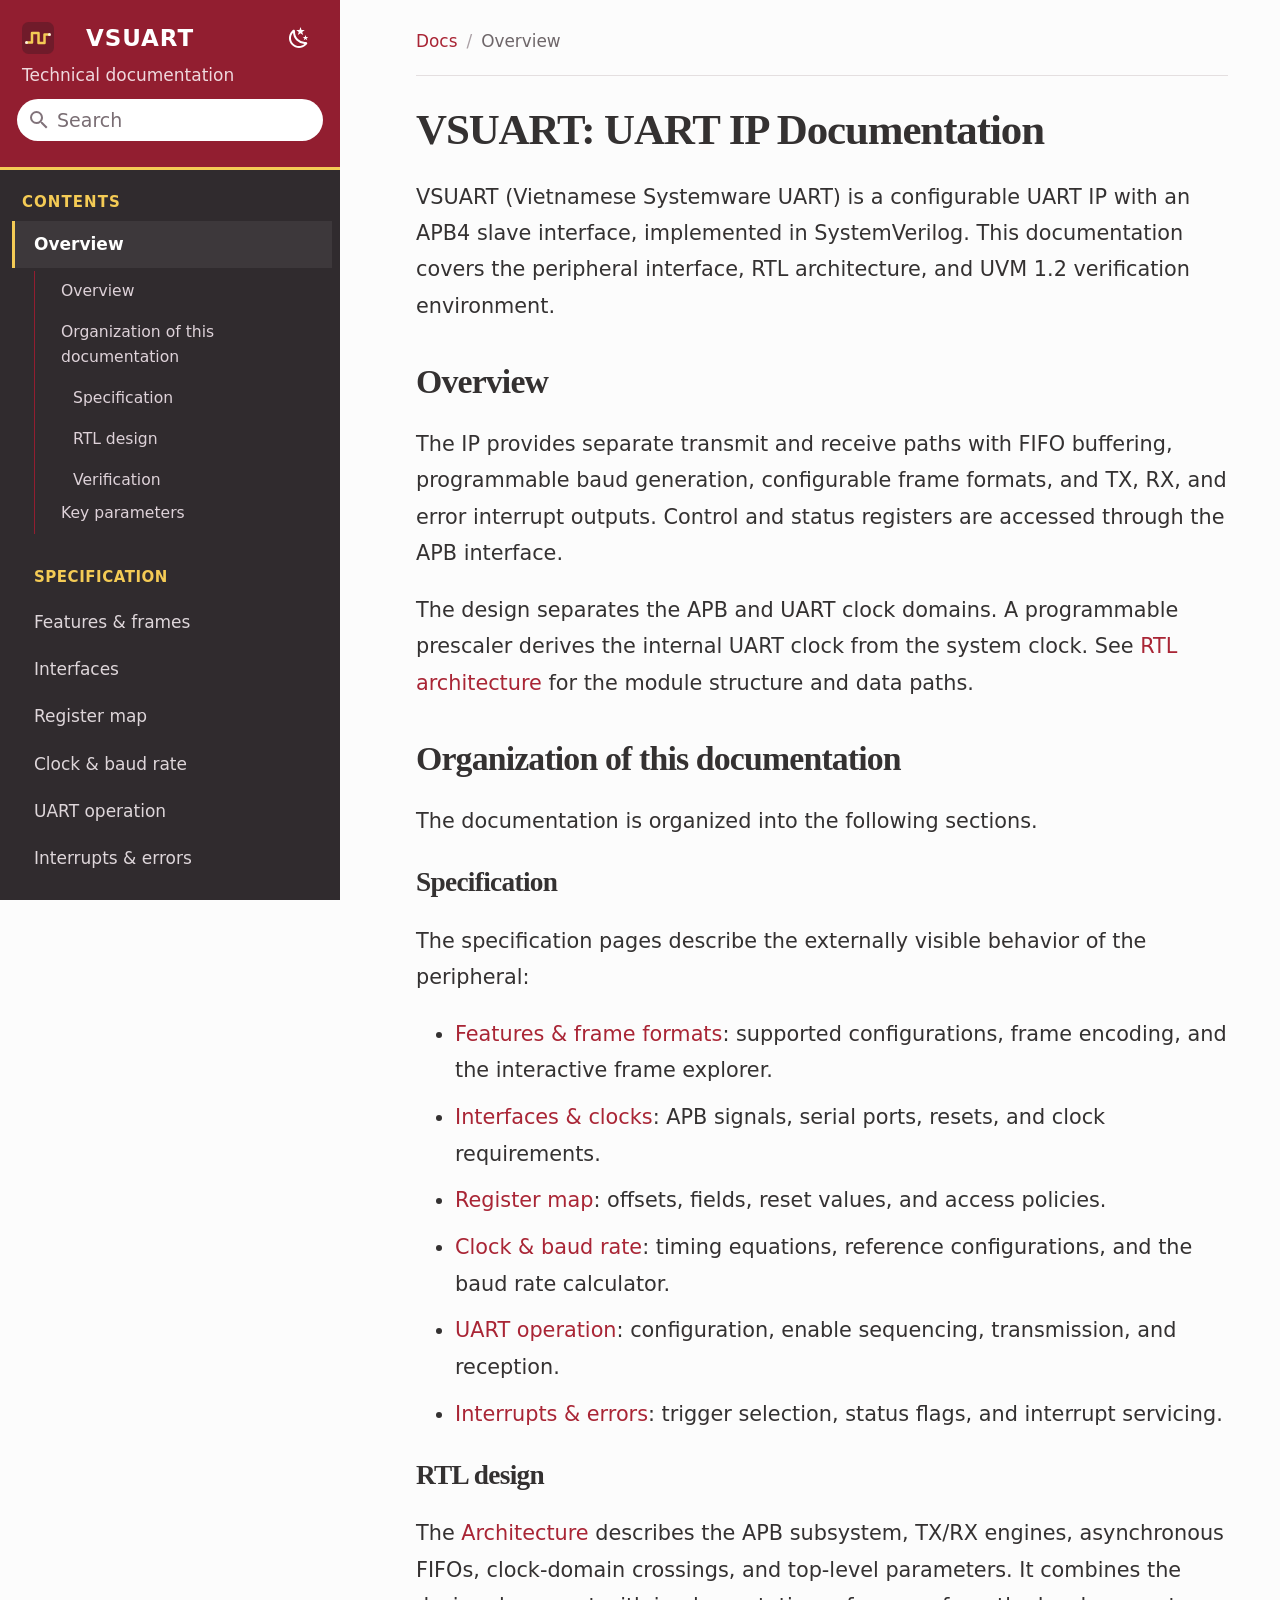
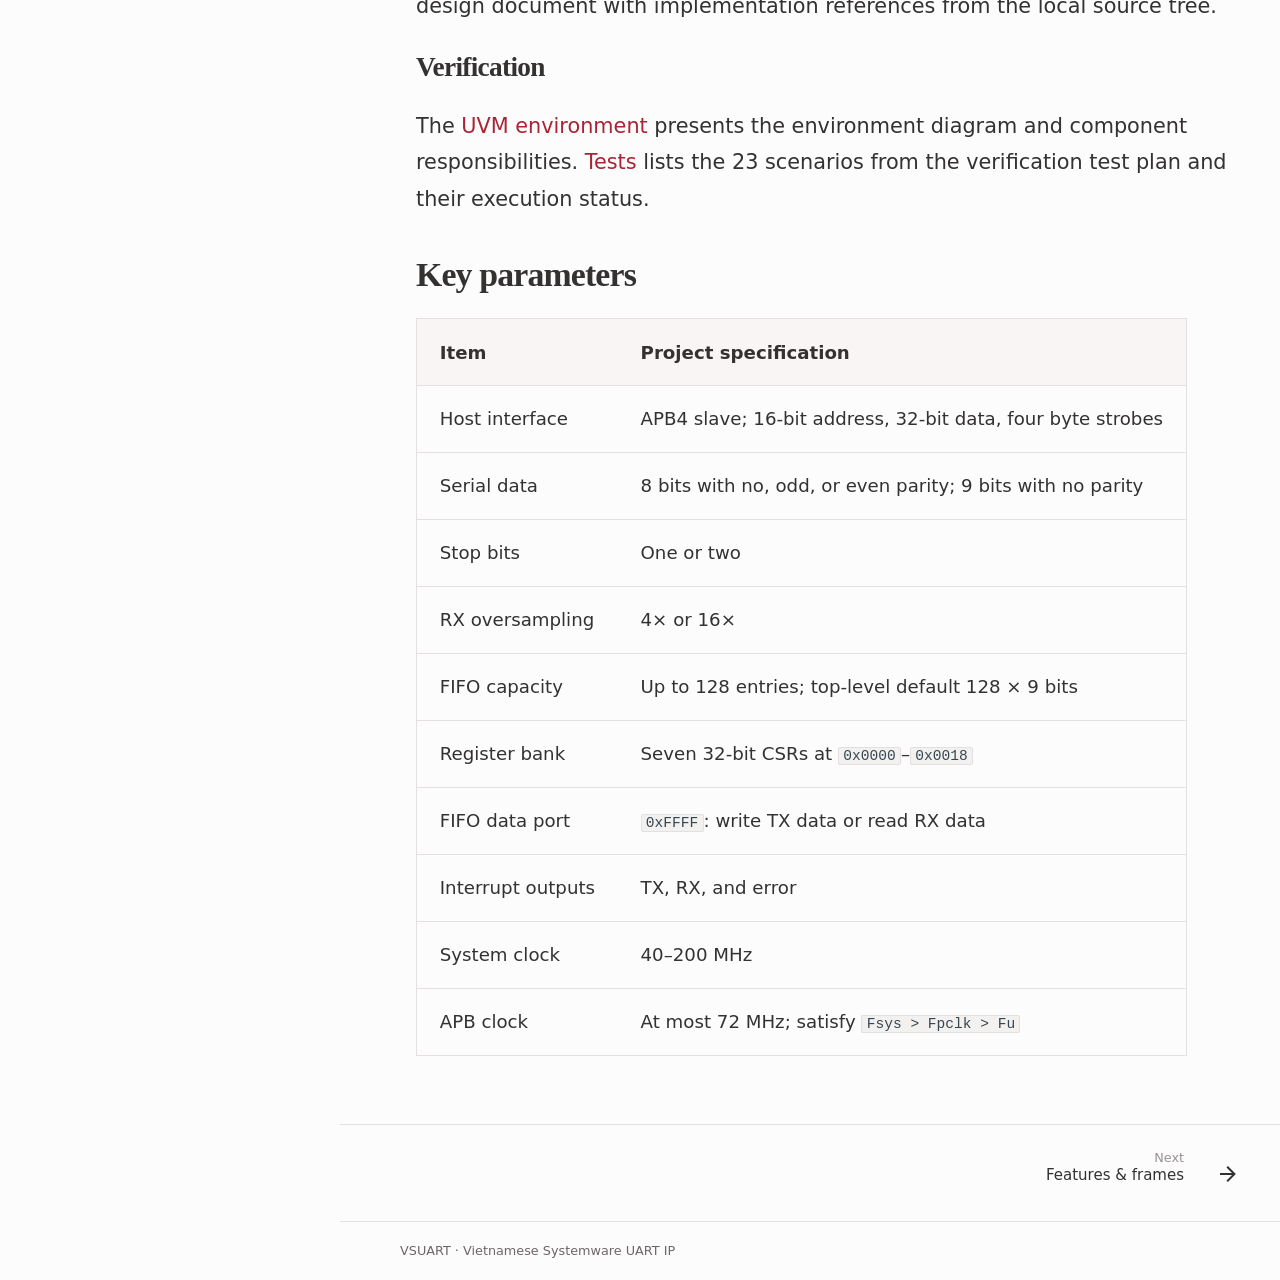
<file: index.html>
<!doctype html>
<html lang="en" class="no-js">
  <head>
    
      <meta charset="utf-8">
      <meta name="viewport" content="width=device-width,initial-scale=1">
      
        <meta name="description" content="Technical documentation for the VSUART IP, APB4 interface, RTL architecture, and UVM verification environment.">
      
      
        <meta name="author" content="VS Team">
      
      
      
      
        <link rel="next" href="specification/features/">
      
      
        
      
      
      <link rel="icon" href="assets/logo.svg">
      <meta name="generator" content="mkdocs-1.6.1, mkdocs-material-9.8.0">
    
    
      
        <title>VSUART Documentation - VSUART</title>
      
    
    
      <link rel="stylesheet" href="assets/stylesheets/main.57a0d79d.min.css">
      
        
        <link rel="stylesheet" href="assets/stylesheets/palette.fb2fffe2.min.css">
      
      


    
    
      
    
    
      
    
    
      <link rel="stylesheet" href="stylesheets/extra.css?v=sidebar-font-balanced-1">
    
    <script>__md_scope=new URL(".",location),__md_hash=e=>[...e].reduce(((e,_)=>(e<<5)-e+_.charCodeAt(0)),0),__md_get=(e,_=localStorage,t=__md_scope)=>JSON.parse(_.getItem(t.pathname+"."+e)),__md_set=(e,_,t=localStorage,a=__md_scope)=>{try{t.setItem(a.pathname+"."+e,JSON.stringify(_))}catch(e){}}</script>
    
      

    
    
  
  <meta name="theme-color" content="#921e30">

  </head>
  
  
    
    
      
    
    
    
    
    <body dir="ltr" data-md-color-scheme="default" data-md-color-primary="custom" data-md-color-accent="amber">
  
    
    <input class="md-toggle" data-md-toggle="drawer" type="checkbox" id="__drawer" autocomplete="off">
    <input class="md-toggle" data-md-toggle="search" type="checkbox" id="__search" autocomplete="off">
    <label class="md-overlay" for="__drawer"></label>
    <div data-md-component="skip">
      
        
        <a href="#vsuart-uart-ip-documentation" class="md-skip">
          Skip to content
        </a>
      
    </div>
    <div data-md-component="announce">
      
    </div>
    
    
      <header class="md-header" data-md-component="header">
  <nav class="md-header__inner md-grid" aria-label="Header">
    <label class="md-header__button md-icon" for="__drawer" aria-label="Open navigation">
      <svg xmlns="http://www.w3.org/2000/svg" viewBox="0 0 24 24"><path d="M3 6h18v2H3zm0 5h18v2H3zm0 5h18v2H3z"/></svg>
    </label>
    <a href="." class="md-header__button md-logo" aria-label="VSUART documentation">
      
  <img src="assets/logo.svg" alt="logo">

    </a>
    <div class="md-header__title" data-md-component="header-title">
      <div class="md-header__ellipsis">
        <div class="md-header__topic"><span class="md-ellipsis">VSUART</span></div>
        <div class="md-header__topic" data-md-component="header-topic"><span class="md-ellipsis">Overview</span></div>
      </div>
    </div>
    <form class="md-header__option" data-md-component="palette">
  
    
    
    
    <input class="md-option" data-md-color-media="" data-md-color-scheme="default" data-md-color-primary="custom" data-md-color-accent="amber"  aria-label="Switch to dark mode"  type="radio" name="__palette" id="__palette_0">
    
      <label class="md-header__button md-icon" title="Switch to dark mode" for="__palette_1" hidden>
        <svg xmlns="http://www.w3.org/2000/svg" viewBox="0 0 24 24"><path d="m17.75 4.09-2.53 1.94.91 3.06-2.63-1.81-2.63 1.81.91-3.06-2.53-1.94L12.44 4l1.06-3 1.06 3zm3.5 6.91-1.64 1.25.59 1.98-1.7-1.17-1.7 1.17.59-1.98L15.75 11l2.06-.05L18.5 9l.69 1.95zm-2.28 4.95c.83-.08 1.72 1.1 1.19 1.85-.32.45-.66.87-1.08 1.27C15.17 23 8.84 23 4.94 19.07c-3.91-3.9-3.91-10.24 0-14.14.4-.4.82-.76 1.27-1.08.75-.53 1.93.36 1.85 1.19-.27 2.86.69 5.83 2.89 8.02a9.96 9.96 0 0 0 8.02 2.89m-1.64 2.02a12.08 12.08 0 0 1-7.8-3.47c-2.17-2.19-3.33-5-3.49-7.82-2.81 3.14-2.7 7.96.31 10.98 3.02 3.01 7.84 3.12 10.98.31"/></svg>
      </label>
    
  
    
    
    
    <input class="md-option" data-md-color-media="" data-md-color-scheme="slate" data-md-color-primary="custom" data-md-color-accent="amber"  aria-label="Switch to light mode"  type="radio" name="__palette" id="__palette_1">
    
      <label class="md-header__button md-icon" title="Switch to light mode" for="__palette_0" hidden>
        <svg xmlns="http://www.w3.org/2000/svg" viewBox="0 0 24 24"><path d="M12 7a5 5 0 0 1 5 5 5 5 0 0 1-5 5 5 5 0 0 1-5-5 5 5 0 0 1 5-5m0 2a3 3 0 0 0-3 3 3 3 0 0 0 3 3 3 3 0 0 0 3-3 3 3 0 0 0-3-3m0-7 2.39 3.42C13.65 5.15 12.84 5 12 5s-1.65.15-2.39.42zM3.34 7l4.16-.35A7.2 7.2 0 0 0 5.94 8.5c-.44.74-.69 1.5-.83 2.29zm.02 10 1.76-3.77a7.131 7.131 0 0 0 2.38 4.14zM20.65 7l-1.77 3.79a7.02 7.02 0 0 0-2.38-4.15zm-.01 10-4.14.36c.59-.51 1.12-1.14 1.54-1.86.42-.73.69-1.5.83-2.29zM12 22l-2.41-3.44c.74.27 1.55.44 2.41.44.82 0 1.63-.17 2.37-.44z"/></svg>
      </label>
    
  
</form>
    <script>var palette=__md_get("__palette");if(palette&&palette.color){if("(prefers-color-scheme)"===palette.color.media){var media=matchMedia("(prefers-color-scheme: light)"),input=document.querySelector(media.matches?"[data-md-color-media='(prefers-color-scheme: light)']":"[data-md-color-media='(prefers-color-scheme: dark)']");palette.color.media=input.getAttribute("data-md-color-media"),palette.color.scheme=input.getAttribute("data-md-color-scheme"),palette.color.primary=input.getAttribute("data-md-color-primary"),palette.color.accent=input.getAttribute("data-md-color-accent")}for(var[key,value]of Object.entries(palette.color))document.body.setAttribute("data-md-color-"+key,value)}</script>
    <label class="md-header__button md-icon" for="__search" aria-label="Open search">
      <svg xmlns="http://www.w3.org/2000/svg" viewBox="0 0 24 24"><path d="M9.5 3A6.5 6.5 0 0 1 16 9.5c0 1.61-.59 3.09-1.56 4.23l.27.27h.79l5 5-1.5 1.5-5-5v-.79l-.27-.27A6.52 6.52 0 0 1 9.5 16 6.5 6.5 0 0 1 3 9.5 6.5 6.5 0 0 1 9.5 3m0 2C7 5 5 7 5 9.5S7 14 9.5 14 14 12 14 9.5 12 5 9.5 5"/></svg>
    </label>
    <p class="docs-header-subtitle">Technical documentation</p>
    <div class="md-search" data-md-component="search" role="dialog">
  <label class="md-search__overlay" for="__search"></label>
  <div class="md-search__inner" role="search">
    <form class="md-search__form" name="search">
      <input type="text" class="md-search__input" name="query" aria-label="Search" placeholder="Search" autocapitalize="off" autocorrect="off" autocomplete="off" spellcheck="false" data-md-component="search-query" required>
      <label class="md-search__icon md-icon" for="__search">
        
        <svg xmlns="http://www.w3.org/2000/svg" viewBox="0 0 24 24"><path d="M9.5 3A6.5 6.5 0 0 1 16 9.5c0 1.61-.59 3.09-1.56 4.23l.27.27h.79l5 5-1.5 1.5-5-5v-.79l-.27-.27A6.52 6.52 0 0 1 9.5 16 6.5 6.5 0 0 1 3 9.5 6.5 6.5 0 0 1 9.5 3m0 2C7 5 5 7 5 9.5S7 14 9.5 14 14 12 14 9.5 12 5 9.5 5"/></svg>
        
        <svg xmlns="http://www.w3.org/2000/svg" viewBox="0 0 24 24"><path d="M20 11v2H8l5.5 5.5-1.42 1.42L4.16 12l7.92-7.92L13.5 5.5 8 11z"/></svg>
      </label>
      <nav class="md-search__options" aria-label="Search">
        
        <button type="reset" class="md-search__icon md-icon" title="Clear" aria-label="Clear" tabindex="-1">
          
          <svg xmlns="http://www.w3.org/2000/svg" viewBox="0 0 24 24"><path d="M19 6.41 17.59 5 12 10.59 6.41 5 5 6.41 10.59 12 5 17.59 6.41 19 12 13.41 17.59 19 19 17.59 13.41 12z"/></svg>
        </button>
      </nav>
      
        <div class="md-search__suggest" data-md-component="search-suggest"></div>
      
    </form>
    <div class="md-search__output">
      <div class="md-search__scrollwrap" tabindex="0" data-md-scrollfix>
        <div class="md-search-result" data-md-component="search-result">
          <div class="md-search-result__meta">
            Initializing search
          </div>
          <ol class="md-search-result__list" role="presentation"></ol>
        </div>
      </div>
    </div>
  </div>
</div>
  </nav>
</header>
    
    <div class="md-container" data-md-component="container">
      
      
        
          
        
      
      <main class="md-main" data-md-component="main">
        <div class="md-main__inner md-grid">
          
  <aside class="md-sidebar md-sidebar--primary" data-md-component="sidebar" data-md-type="navigation" aria-label="Documentation sidebar">
    <div class="md-sidebar__scrollwrap">
      <div class="md-sidebar__inner">
        <p class="docs-nav-label">Contents</p>
        



  

<nav class="md-nav md-nav--primary md-nav--integrated" aria-label="Navigation" data-md-level="0">
  <label class="md-nav__title" for="__drawer">
    <a href="." title="VSUART" class="md-nav__button md-logo" aria-label="VSUART" data-md-component="logo">
      
  <img src="assets/logo.svg" alt="logo">

    </a>
    VSUART
  </label>
  
  <ul class="md-nav__list" data-md-scrollfix>
    
      
      
  
  
    
  
  
  
    <li class="md-nav__item md-nav__item--active">
      
      <input class="md-nav__toggle md-toggle" type="checkbox" id="__toc">
      
      
        
      
      
        <label class="md-nav__link md-nav__link--active" for="__toc">
          
  
  
  <span class="md-ellipsis">
    
  
    Overview
  

    
  </span>
  
  

          <span class="md-nav__icon md-icon"></span>
        </label>
      
      <a href="." class="md-nav__link md-nav__link--active">
        
  
  
  <span class="md-ellipsis">
    
  
    Overview
  

    
  </span>
  
  

      </a>
      
        

<nav class="md-nav md-nav--secondary" aria-label="Table of contents">
  
  
  
    
  
  
    <label class="md-nav__title" for="__toc">
      <span class="md-nav__icon md-icon"></span>
      Table of contents
    </label>
    <ul class="md-nav__list" data-md-component="toc" data-md-scrollfix>
      
        <li class="md-nav__item">
  <a href="#overview" class="md-nav__link">
    <span class="md-ellipsis">
      
        Overview
      
    </span>
  </a>
  
</li>
      
        <li class="md-nav__item">
  <a href="#organization-of-this-documentation" class="md-nav__link">
    <span class="md-ellipsis">
      
        Organization of this documentation
      
    </span>
  </a>
  
    <nav class="md-nav" aria-label="Organization of this documentation">
      <ul class="md-nav__list">
        
          <li class="md-nav__item">
  <a href="#specification" class="md-nav__link">
    <span class="md-ellipsis">
      
        Specification
      
    </span>
  </a>
  
</li>
        
          <li class="md-nav__item">
  <a href="#rtl-design" class="md-nav__link">
    <span class="md-ellipsis">
      
        RTL design
      
    </span>
  </a>
  
</li>
        
          <li class="md-nav__item">
  <a href="#verification" class="md-nav__link">
    <span class="md-ellipsis">
      
        Verification
      
    </span>
  </a>
  
</li>
        
      </ul>
    </nav>
  
</li>
      
        <li class="md-nav__item">
  <a href="#key-parameters" class="md-nav__link">
    <span class="md-ellipsis">
      
        Key parameters
      
    </span>
  </a>
  
</li>
      
    </ul>
  
</nav>
      
    </li>
  

    
      
      
  
  
  
  
    
    
    
    
      
        
        
      
    
    
    <li class="md-nav__item md-nav__item--section md-nav__item--nested">
      
        
        
        <input class="md-nav__toggle md-toggle " type="checkbox" id="__nav_2" >
        
          
          <label class="md-nav__link" for="__nav_2" id="__nav_2_label" tabindex="">
            
  
  
  <span class="md-ellipsis">
    
  
    Specification
  

    
  </span>
  
  

            <span class="md-nav__icon md-icon"></span>
          </label>
        
        <nav class="md-nav" data-md-level="1" aria-labelledby="__nav_2_label" aria-expanded="false">
          <label class="md-nav__title" for="__nav_2">
            <span class="md-nav__icon md-icon"></span>
            
  
    Specification
  

          </label>
          <ul class="md-nav__list" data-md-scrollfix>
            
              
                
  
  
  
  
    <li class="md-nav__item">
      <a href="specification/features/" class="md-nav__link">
        
  
  
  <span class="md-ellipsis">
    
  
    Features & frames
  

    
  </span>
  
  

      </a>
    </li>
  

              
            
              
                
  
  
  
  
    <li class="md-nav__item">
      <a href="specification/interfaces/" class="md-nav__link">
        
  
  
  <span class="md-ellipsis">
    
  
    Interfaces
  

    
  </span>
  
  

      </a>
    </li>
  

              
            
              
                
  
  
  
  
    <li class="md-nav__item">
      <a href="specification/registers/" class="md-nav__link">
        
  
  
  <span class="md-ellipsis">
    
  
    Register map
  

    
  </span>
  
  

      </a>
    </li>
  

              
            
              
                
  
  
  
  
    <li class="md-nav__item">
      <a href="specification/baudrate/" class="md-nav__link">
        
  
  
  <span class="md-ellipsis">
    
  
    Clock & baud rate
  

    
  </span>
  
  

      </a>
    </li>
  

              
            
              
                
  
  
  
  
    <li class="md-nav__item">
      <a href="specification/operation/" class="md-nav__link">
        
  
  
  <span class="md-ellipsis">
    
  
    UART operation
  

    
  </span>
  
  

      </a>
    </li>
  

              
            
              
                
  
  
  
  
    <li class="md-nav__item">
      <a href="specification/interrupts/" class="md-nav__link">
        
  
  
  <span class="md-ellipsis">
    
  
    Interrupts & errors
  

    
  </span>
  
  

      </a>
    </li>
  

              
            
          </ul>
        </nav>
      
    </li>
  

    
      
      
  
  
  
  
    
    
    
    
      
        
        
      
    
    
    <li class="md-nav__item md-nav__item--section md-nav__item--nested">
      
        
        
        <input class="md-nav__toggle md-toggle " type="checkbox" id="__nav_3" >
        
          
          <label class="md-nav__link" for="__nav_3" id="__nav_3_label" tabindex="">
            
  
  
  <span class="md-ellipsis">
    
  
    RTL design
  

    
  </span>
  
  

            <span class="md-nav__icon md-icon"></span>
          </label>
        
        <nav class="md-nav" data-md-level="1" aria-labelledby="__nav_3_label" aria-expanded="false">
          <label class="md-nav__title" for="__nav_3">
            <span class="md-nav__icon md-icon"></span>
            
  
    RTL design
  

          </label>
          <ul class="md-nav__list" data-md-scrollfix>
            
              
                
  
  
  
  
    <li class="md-nav__item">
      <a href="design/architecture/" class="md-nav__link">
        
  
  
  <span class="md-ellipsis">
    
  
    Architecture
  

    
  </span>
  
  

      </a>
    </li>
  

              
            
          </ul>
        </nav>
      
    </li>
  

    
      
      
  
  
  
  
    
    
    
    
      
        
        
      
    
    
    <li class="md-nav__item md-nav__item--section md-nav__item--nested">
      
        
        
        <input class="md-nav__toggle md-toggle " type="checkbox" id="__nav_4" >
        
          
          <label class="md-nav__link" for="__nav_4" id="__nav_4_label" tabindex="">
            
  
  
  <span class="md-ellipsis">
    
  
    Verification
  

    
  </span>
  
  

            <span class="md-nav__icon md-icon"></span>
          </label>
        
        <nav class="md-nav" data-md-level="1" aria-labelledby="__nav_4_label" aria-expanded="false">
          <label class="md-nav__title" for="__nav_4">
            <span class="md-nav__icon md-icon"></span>
            
  
    Verification
  

          </label>
          <ul class="md-nav__list" data-md-scrollfix>
            
              
                
  
  
  
  
    <li class="md-nav__item">
      <a href="verification/environment/" class="md-nav__link">
        
  
  
  <span class="md-ellipsis">
    
  
    UVM environment
  

    
  </span>
  
  

      </a>
    </li>
  

              
            
              
                
  
  
  
  
    <li class="md-nav__item">
      <a href="verification/tests/" class="md-nav__link">
        
  
  
  <span class="md-ellipsis">
    
  
    Tests
  

    
  </span>
  
  

      </a>
    </li>
  

              
            
          </ul>
        </nav>
      
    </li>
  

    
  </ul>
</nav>
        <div class="docs-sidebar-footer">VS Team <span>·</span> UART IP</div>
      </div>
    </div>
  </aside>

          
            <div class="md-content" data-md-component="content">
              
              <article class="md-content__inner md-typeset">
                
  <nav class="docs-breadcrumb" aria-label="Breadcrumb">
    <a href=".">Docs</a>
    <span aria-hidden="true">/</span>
    
      
      <span aria-current="page">Overview</span>
    
  </nav>
  



<h1 id="vsuart-uart-ip-documentation">VSUART: UART IP Documentation<a class="headerlink" href="#vsuart-uart-ip-documentation" title="Permanent link">&para;</a></h1>
<p>VSUART (Vietnamese Systemware UART) is a configurable UART IP with an APB4 slave interface, implemented in SystemVerilog. This documentation covers the peripheral interface, RTL architecture, and UVM 1.2 verification environment.</p>
<h2 id="overview">Overview<a class="headerlink" href="#overview" title="Permanent link">&para;</a></h2>
<p>The IP provides separate transmit and receive paths with FIFO buffering, programmable baud generation, configurable frame formats, and TX, RX, and error interrupt outputs. Control and status registers are accessed through the APB interface.</p>
<p>The design separates the APB and UART clock domains. A programmable prescaler derives the internal UART clock from the system clock. See <a href="design/architecture/">RTL architecture</a> for the module structure and data paths.</p>
<h2 id="organization-of-this-documentation">Organization of this documentation<a class="headerlink" href="#organization-of-this-documentation" title="Permanent link">&para;</a></h2>
<p>The documentation is organized into the following sections.</p>
<h3 id="specification">Specification<a class="headerlink" href="#specification" title="Permanent link">&para;</a></h3>
<p>The specification pages describe the externally visible behavior of the peripheral:</p>
<ul>
<li><a href="specification/features/">Features &amp; frame formats</a>: supported configurations, frame encoding, and the interactive frame explorer.</li>
<li><a href="specification/interfaces/">Interfaces &amp; clocks</a>: APB signals, serial ports, resets, and clock requirements.</li>
<li><a href="specification/registers/">Register map</a>: offsets, fields, reset values, and access policies.</li>
<li><a href="specification/baudrate/">Clock &amp; baud rate</a>: timing equations, reference configurations, and the baud rate calculator.</li>
<li><a href="specification/operation/">UART operation</a>: configuration, enable sequencing, transmission, and reception.</li>
<li><a href="specification/interrupts/">Interrupts &amp; errors</a>: trigger selection, status flags, and interrupt servicing.</li>
</ul>
<h3 id="rtl-design">RTL design<a class="headerlink" href="#rtl-design" title="Permanent link">&para;</a></h3>
<p>The <a href="design/architecture/">Architecture</a> describes the APB subsystem, TX/RX engines, asynchronous FIFOs, clock-domain crossings, and top-level parameters. It combines the design document with implementation references from the local source tree.</p>
<h3 id="verification">Verification<a class="headerlink" href="#verification" title="Permanent link">&para;</a></h3>
<p>The <a href="verification/environment/">UVM environment</a> presents the environment diagram and component responsibilities. <a href="verification/tests/">Tests</a> lists the 23 scenarios from the verification test plan and their execution status.</p>
<h2 id="key-parameters">Key parameters<a class="headerlink" href="#key-parameters" title="Permanent link">&para;</a></h2>
<table>
<thead>
<tr>
<th>Item</th>
<th>Project specification</th>
</tr>
</thead>
<tbody>
<tr>
<td>Host interface</td>
<td>APB4 slave; 16-bit address, 32-bit data, four byte strobes</td>
</tr>
<tr>
<td>Serial data</td>
<td>8 bits with no, odd, or even parity; 9 bits with no parity</td>
</tr>
<tr>
<td>Stop bits</td>
<td>One or two</td>
</tr>
<tr>
<td>RX oversampling</td>
<td>4× or 16×</td>
</tr>
<tr>
<td>FIFO capacity</td>
<td>Up to 128 entries; top-level default 128 × 9 bits</td>
</tr>
<tr>
<td>Register bank</td>
<td>Seven 32-bit CSRs at <code>0x0000</code>–<code>0x0018</code></td>
</tr>
<tr>
<td>FIFO data port</td>
<td><code>0xFFFF</code>: write TX data or read RX data</td>
</tr>
<tr>
<td>Interrupt outputs</td>
<td>TX, RX, and error</td>
</tr>
<tr>
<td>System clock</td>
<td>40–200 MHz</td>
</tr>
<tr>
<td>APB clock</td>
<td>At most 72 MHz; satisfy <code>Fsys &gt; Fpclk &gt; Fu</code></td>
</tr>
</tbody>
</table>







  
  







              </article>
            </div>
          
          
<script>var target=document.getElementById(location.hash.slice(1));target&&target.name&&(target.checked=target.name.startsWith("__tabbed_"))</script>
        </div>
        
          <button type="button" class="md-top md-icon" data-md-component="top" hidden>
  
  <svg xmlns="http://www.w3.org/2000/svg" viewBox="0 0 24 24"><path d="M13 20h-2V8l-5.5 5.5-1.42-1.42L12 4.16l7.92 7.92-1.42 1.42L13 8z"/></svg>
  Back to top
</button>
        
      </main>
      
        <footer class="md-footer">
  
    
      
      <nav class="md-footer__inner md-grid" aria-label="Footer" >
        
        
          
          <a href="specification/features/" class="md-footer__link md-footer__link--next" aria-label="Next: Features &amp; frames">
            <div class="md-footer__title">
              <span class="md-footer__direction">
                Next
              </span>
              <div class="md-ellipsis">
                Features & frames
              </div>
            </div>
            <div class="md-footer__button md-icon">
              
              <svg xmlns="http://www.w3.org/2000/svg" viewBox="0 0 24 24"><path d="M4 11v2h12l-5.5 5.5 1.42 1.42L19.84 12l-7.92-7.92L10.5 5.5 16 11z"/></svg>
            </div>
          </a>
        
      </nav>
    
  
  <div class="md-footer-meta md-typeset">
    <div class="md-footer-meta__inner md-grid">
      <div class="md-copyright">
  
    <div class="md-copyright__highlight">
      VSUART · Vietnamese Systemware UART IP
    </div>
  
  
</div>
      
    </div>
  </div>
</footer>
      
    </div>
    <div class="md-dialog" data-md-component="dialog">
      <div class="md-dialog__inner md-typeset"></div>
    </div>
    
    
    
      
      
      <script id="__config" type="application/json">{"annotate": null, "base": ".", "features": ["navigation.sections", "toc.integrate", "navigation.tracking", "navigation.top", "navigation.footer", "search.suggest", "search.highlight", "content.code.copy"], "search": "assets/javascripts/workers/search.a7633da7.min.js", "tags": null, "translations": {"clipboard.copied": "Copied to clipboard", "clipboard.copy": "Copy to clipboard", "search.result.more.one": "1 more on this page", "search.result.more.other": "# more on this page", "search.result.none": "No matching documents", "search.result.one": "1 matching document", "search.result.other": "# matching documents", "search.result.placeholder": "Type to start searching", "search.result.term.missing": "Missing", "select.version": "Select version"}, "version": null}</script>
    
    
      <script src="assets/javascripts/bundle.c21346df.min.js"></script>
      
        <script src="javascripts/baudrate.js"></script>
      
        <script src="javascripts/frame-explorer.js"></script>
      
    
  </body>
</html>
</file>
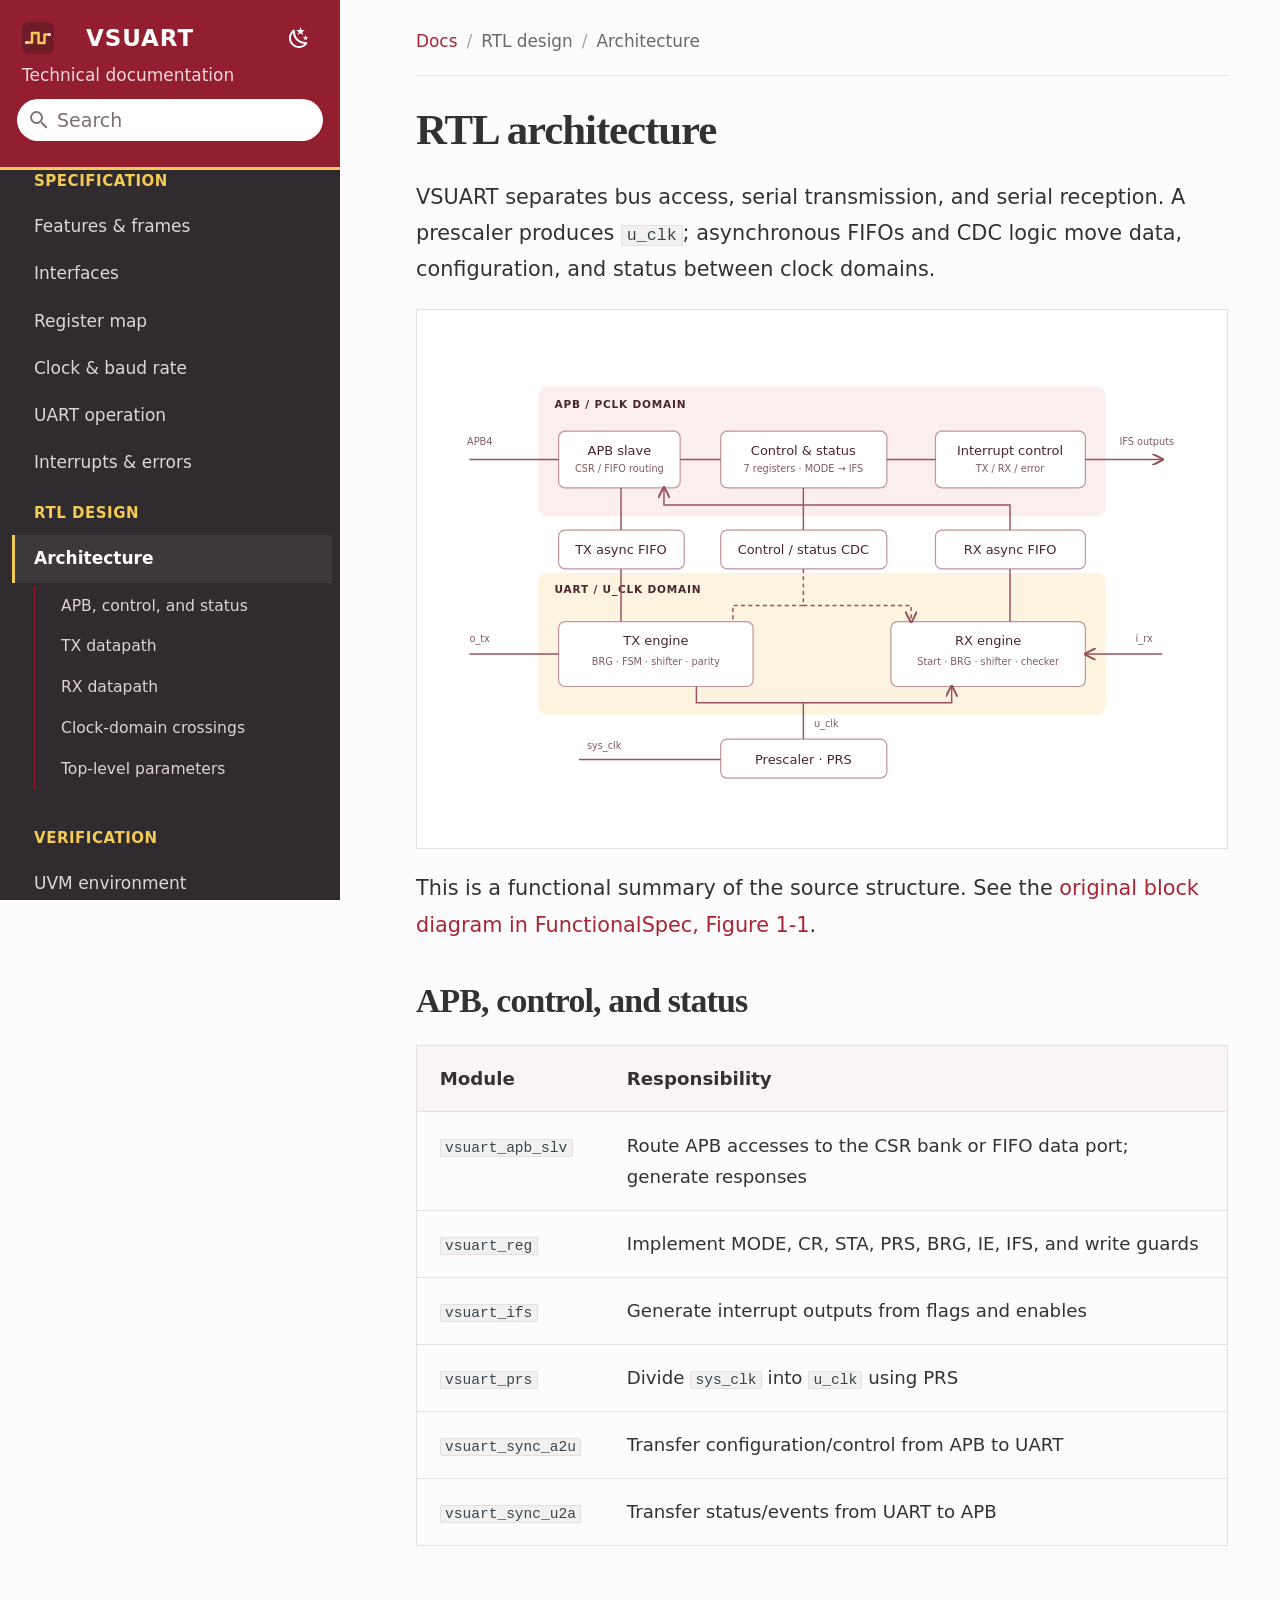
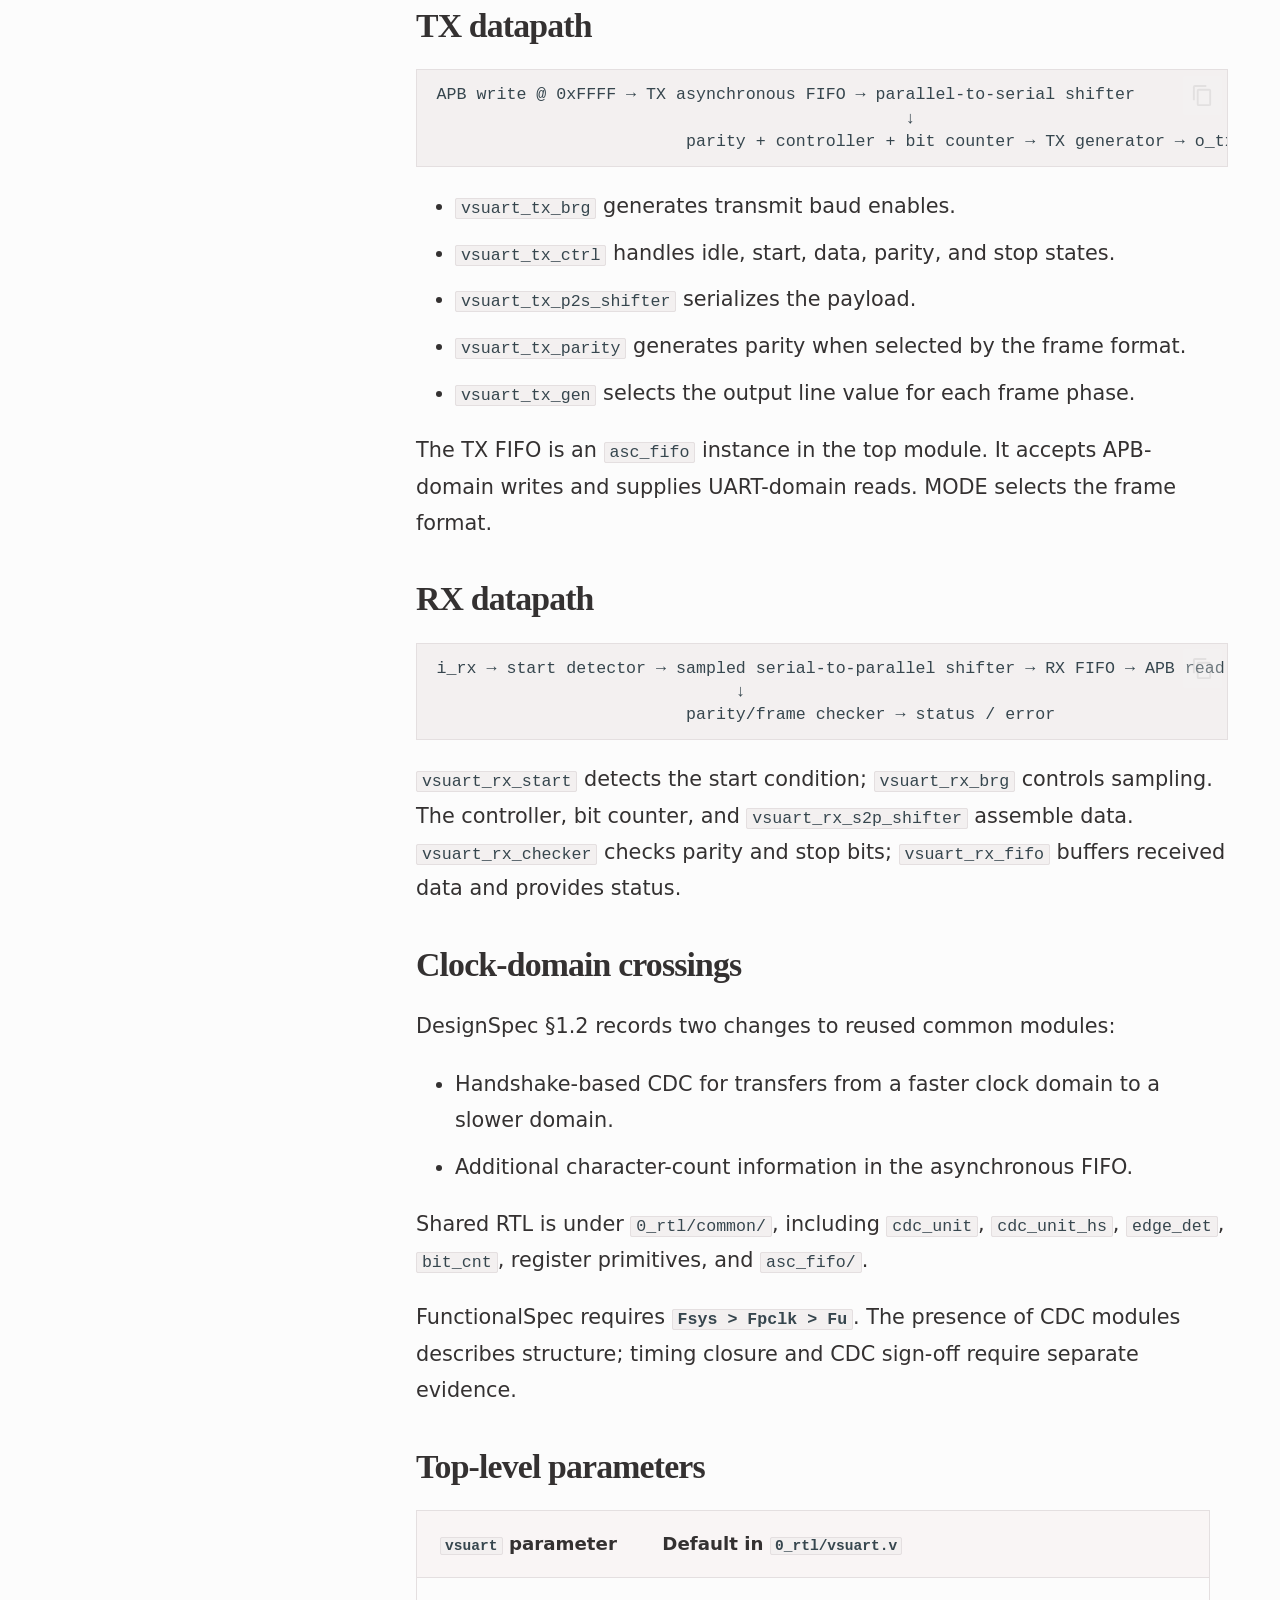
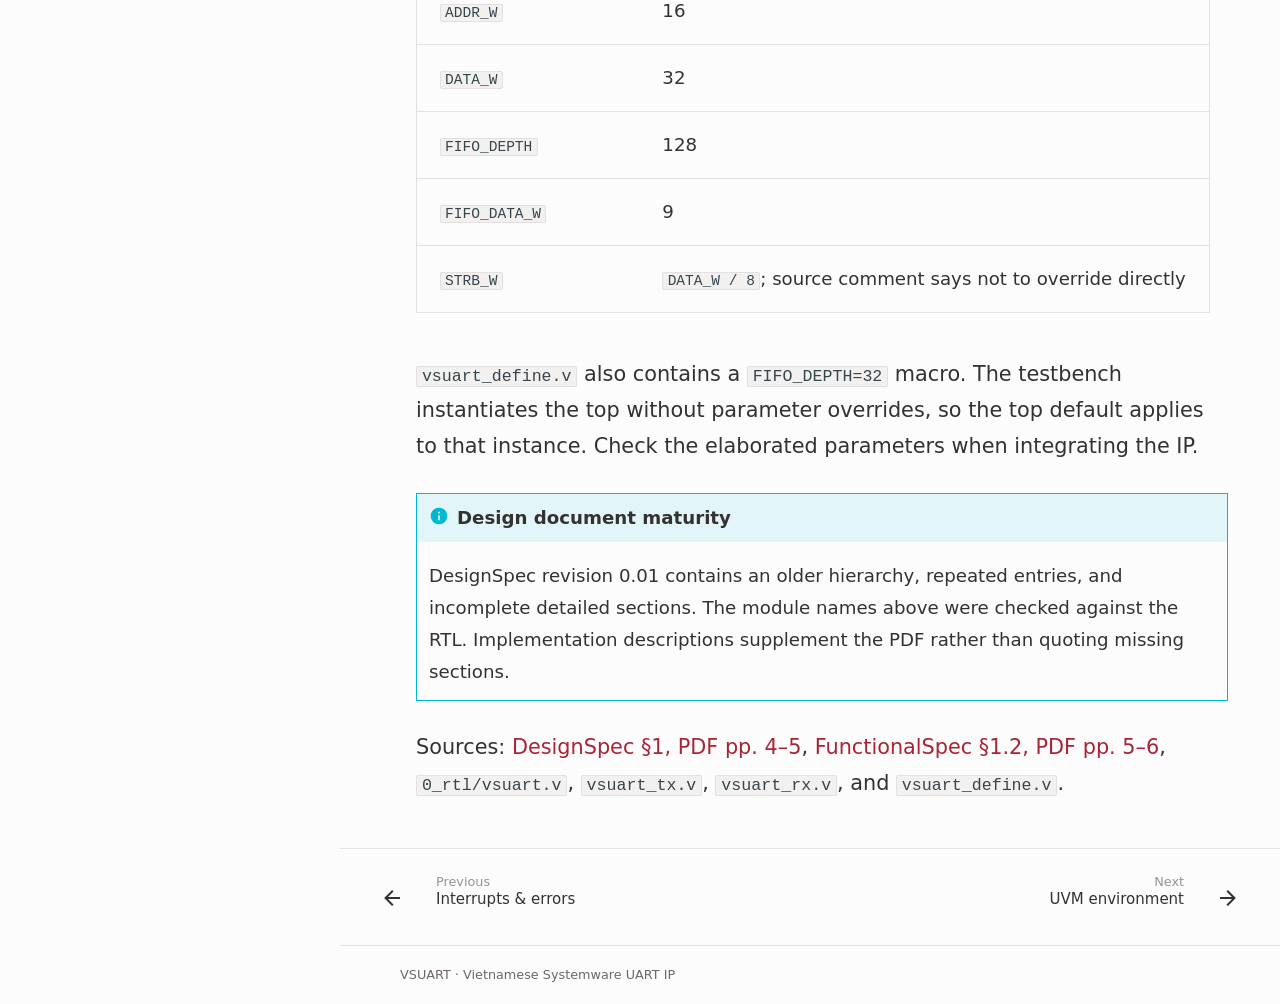
<file: design/architecture/index.html>
<!doctype html>
<html lang="en" class="no-js">
  <head>
    
      <meta charset="utf-8">
      <meta name="viewport" content="width=device-width,initial-scale=1">
      
        <meta name="description" content="Technical documentation for the VSUART IP, APB4 interface, RTL architecture, and UVM verification environment.">
      
      
        <meta name="author" content="VS Team">
      
      
      
        <link rel="prev" href="../../specification/interrupts/">
      
      
        <link rel="next" href="../../verification/environment/">
      
      
        
      
      
      <link rel="icon" href="../../assets/logo.svg">
      <meta name="generator" content="mkdocs-1.6.1, mkdocs-material-9.8.0">
    
    
      
        <title>Architecture - VSUART</title>
      
    
    
      <link rel="stylesheet" href="../../assets/stylesheets/main.57a0d79d.min.css">
      
        
        <link rel="stylesheet" href="../../assets/stylesheets/palette.fb2fffe2.min.css">
      
      


    
    
      
    
    
      
    
    
      <link rel="stylesheet" href="../../stylesheets/extra.css?v=sidebar-font-balanced-1">
    
    <script>__md_scope=new URL("../..",location),__md_hash=e=>[...e].reduce(((e,_)=>(e<<5)-e+_.charCodeAt(0)),0),__md_get=(e,_=localStorage,t=__md_scope)=>JSON.parse(_.getItem(t.pathname+"."+e)),__md_set=(e,_,t=localStorage,a=__md_scope)=>{try{t.setItem(a.pathname+"."+e,JSON.stringify(_))}catch(e){}}</script>
    
      

    
    
  
  <meta name="theme-color" content="#921e30">

  </head>
  
  
    
    
      
    
    
    
    
    <body dir="ltr" data-md-color-scheme="default" data-md-color-primary="custom" data-md-color-accent="amber">
  
    
    <input class="md-toggle" data-md-toggle="drawer" type="checkbox" id="__drawer" autocomplete="off">
    <input class="md-toggle" data-md-toggle="search" type="checkbox" id="__search" autocomplete="off">
    <label class="md-overlay" for="__drawer"></label>
    <div data-md-component="skip">
      
        
        <a href="#rtl-architecture" class="md-skip">
          Skip to content
        </a>
      
    </div>
    <div data-md-component="announce">
      
    </div>
    
    
      <header class="md-header" data-md-component="header">
  <nav class="md-header__inner md-grid" aria-label="Header">
    <label class="md-header__button md-icon" for="__drawer" aria-label="Open navigation">
      <svg xmlns="http://www.w3.org/2000/svg" viewBox="0 0 24 24"><path d="M3 6h18v2H3zm0 5h18v2H3zm0 5h18v2H3z"/></svg>
    </label>
    <a href="../.." class="md-header__button md-logo" aria-label="VSUART documentation">
      
  <img src="../../assets/logo.svg" alt="logo">

    </a>
    <div class="md-header__title" data-md-component="header-title">
      <div class="md-header__ellipsis">
        <div class="md-header__topic"><span class="md-ellipsis">VSUART</span></div>
        <div class="md-header__topic" data-md-component="header-topic"><span class="md-ellipsis">Architecture</span></div>
      </div>
    </div>
    <form class="md-header__option" data-md-component="palette">
  
    
    
    
    <input class="md-option" data-md-color-media="" data-md-color-scheme="default" data-md-color-primary="custom" data-md-color-accent="amber"  aria-label="Switch to dark mode"  type="radio" name="__palette" id="__palette_0">
    
      <label class="md-header__button md-icon" title="Switch to dark mode" for="__palette_1" hidden>
        <svg xmlns="http://www.w3.org/2000/svg" viewBox="0 0 24 24"><path d="m17.75 4.09-2.53 1.94.91 3.06-2.63-1.81-2.63 1.81.91-3.06-2.53-1.94L12.44 4l1.06-3 1.06 3zm3.5 6.91-1.64 1.25.59 1.98-1.7-1.17-1.7 1.17.59-1.98L15.75 11l2.06-.05L18.5 9l.69 1.95zm-2.28 4.95c.83-.08 1.72 1.1 1.19 1.85-.32.45-.66.87-1.08 1.27C15.17 23 8.84 23 4.94 19.07c-3.91-3.9-3.91-10.24 0-14.14.4-.4.82-.76 1.27-1.08.75-.53 1.93.36 1.85 1.19-.27 2.86.69 5.83 2.89 8.02a9.96 9.96 0 0 0 8.02 2.89m-1.64 2.02a12.08 12.08 0 0 1-7.8-3.47c-2.17-2.19-3.33-5-3.49-7.82-2.81 3.14-2.7 7.96.31 10.98 3.02 3.01 7.84 3.12 10.98.31"/></svg>
      </label>
    
  
    
    
    
    <input class="md-option" data-md-color-media="" data-md-color-scheme="slate" data-md-color-primary="custom" data-md-color-accent="amber"  aria-label="Switch to light mode"  type="radio" name="__palette" id="__palette_1">
    
      <label class="md-header__button md-icon" title="Switch to light mode" for="__palette_0" hidden>
        <svg xmlns="http://www.w3.org/2000/svg" viewBox="0 0 24 24"><path d="M12 7a5 5 0 0 1 5 5 5 5 0 0 1-5 5 5 5 0 0 1-5-5 5 5 0 0 1 5-5m0 2a3 3 0 0 0-3 3 3 3 0 0 0 3 3 3 3 0 0 0 3-3 3 3 0 0 0-3-3m0-7 2.39 3.42C13.65 5.15 12.84 5 12 5s-1.65.15-2.39.42zM3.34 7l4.16-.35A7.2 7.2 0 0 0 5.94 8.5c-.44.74-.69 1.5-.83 2.29zm.02 10 1.76-3.77a7.131 7.131 0 0 0 2.38 4.14zM20.65 7l-1.77 3.79a7.02 7.02 0 0 0-2.38-4.15zm-.01 10-4.14.36c.59-.51 1.12-1.14 1.54-1.86.42-.73.69-1.5.83-2.29zM12 22l-2.41-3.44c.74.27 1.55.44 2.41.44.82 0 1.63-.17 2.37-.44z"/></svg>
      </label>
    
  
</form>
    <script>var palette=__md_get("__palette");if(palette&&palette.color){if("(prefers-color-scheme)"===palette.color.media){var media=matchMedia("(prefers-color-scheme: light)"),input=document.querySelector(media.matches?"[data-md-color-media='(prefers-color-scheme: light)']":"[data-md-color-media='(prefers-color-scheme: dark)']");palette.color.media=input.getAttribute("data-md-color-media"),palette.color.scheme=input.getAttribute("data-md-color-scheme"),palette.color.primary=input.getAttribute("data-md-color-primary"),palette.color.accent=input.getAttribute("data-md-color-accent")}for(var[key,value]of Object.entries(palette.color))document.body.setAttribute("data-md-color-"+key,value)}</script>
    <label class="md-header__button md-icon" for="__search" aria-label="Open search">
      <svg xmlns="http://www.w3.org/2000/svg" viewBox="0 0 24 24"><path d="M9.5 3A6.5 6.5 0 0 1 16 9.5c0 1.61-.59 3.09-1.56 4.23l.27.27h.79l5 5-1.5 1.5-5-5v-.79l-.27-.27A6.52 6.52 0 0 1 9.5 16 6.5 6.5 0 0 1 3 9.5 6.5 6.5 0 0 1 9.5 3m0 2C7 5 5 7 5 9.5S7 14 9.5 14 14 12 14 9.5 12 5 9.5 5"/></svg>
    </label>
    <p class="docs-header-subtitle">Technical documentation</p>
    <div class="md-search" data-md-component="search" role="dialog">
  <label class="md-search__overlay" for="__search"></label>
  <div class="md-search__inner" role="search">
    <form class="md-search__form" name="search">
      <input type="text" class="md-search__input" name="query" aria-label="Search" placeholder="Search" autocapitalize="off" autocorrect="off" autocomplete="off" spellcheck="false" data-md-component="search-query" required>
      <label class="md-search__icon md-icon" for="__search">
        
        <svg xmlns="http://www.w3.org/2000/svg" viewBox="0 0 24 24"><path d="M9.5 3A6.5 6.5 0 0 1 16 9.5c0 1.61-.59 3.09-1.56 4.23l.27.27h.79l5 5-1.5 1.5-5-5v-.79l-.27-.27A6.52 6.52 0 0 1 9.5 16 6.5 6.5 0 0 1 3 9.5 6.5 6.5 0 0 1 9.5 3m0 2C7 5 5 7 5 9.5S7 14 9.5 14 14 12 14 9.5 12 5 9.5 5"/></svg>
        
        <svg xmlns="http://www.w3.org/2000/svg" viewBox="0 0 24 24"><path d="M20 11v2H8l5.5 5.5-1.42 1.42L4.16 12l7.92-7.92L13.5 5.5 8 11z"/></svg>
      </label>
      <nav class="md-search__options" aria-label="Search">
        
        <button type="reset" class="md-search__icon md-icon" title="Clear" aria-label="Clear" tabindex="-1">
          
          <svg xmlns="http://www.w3.org/2000/svg" viewBox="0 0 24 24"><path d="M19 6.41 17.59 5 12 10.59 6.41 5 5 6.41 10.59 12 5 17.59 6.41 19 12 13.41 17.59 19 19 17.59 13.41 12z"/></svg>
        </button>
      </nav>
      
        <div class="md-search__suggest" data-md-component="search-suggest"></div>
      
    </form>
    <div class="md-search__output">
      <div class="md-search__scrollwrap" tabindex="0" data-md-scrollfix>
        <div class="md-search-result" data-md-component="search-result">
          <div class="md-search-result__meta">
            Initializing search
          </div>
          <ol class="md-search-result__list" role="presentation"></ol>
        </div>
      </div>
    </div>
  </div>
</div>
  </nav>
</header>
    
    <div class="md-container" data-md-component="container">
      
      
        
          
        
      
      <main class="md-main" data-md-component="main">
        <div class="md-main__inner md-grid">
          
  <aside class="md-sidebar md-sidebar--primary" data-md-component="sidebar" data-md-type="navigation" aria-label="Documentation sidebar">
    <div class="md-sidebar__scrollwrap">
      <div class="md-sidebar__inner">
        <p class="docs-nav-label">Contents</p>
        



  

<nav class="md-nav md-nav--primary md-nav--integrated" aria-label="Navigation" data-md-level="0">
  <label class="md-nav__title" for="__drawer">
    <a href="../.." title="VSUART" class="md-nav__button md-logo" aria-label="VSUART" data-md-component="logo">
      
  <img src="../../assets/logo.svg" alt="logo">

    </a>
    VSUART
  </label>
  
  <ul class="md-nav__list" data-md-scrollfix>
    
      
      
  
  
  
  
    <li class="md-nav__item">
      <a href="../.." class="md-nav__link">
        
  
  
  <span class="md-ellipsis">
    
  
    Overview
  

    
  </span>
  
  

      </a>
    </li>
  

    
      
      
  
  
  
  
    
    
    
    
      
        
        
      
    
    
    <li class="md-nav__item md-nav__item--section md-nav__item--nested">
      
        
        
        <input class="md-nav__toggle md-toggle " type="checkbox" id="__nav_2" >
        
          
          <label class="md-nav__link" for="__nav_2" id="__nav_2_label" tabindex="">
            
  
  
  <span class="md-ellipsis">
    
  
    Specification
  

    
  </span>
  
  

            <span class="md-nav__icon md-icon"></span>
          </label>
        
        <nav class="md-nav" data-md-level="1" aria-labelledby="__nav_2_label" aria-expanded="false">
          <label class="md-nav__title" for="__nav_2">
            <span class="md-nav__icon md-icon"></span>
            
  
    Specification
  

          </label>
          <ul class="md-nav__list" data-md-scrollfix>
            
              
                
  
  
  
  
    <li class="md-nav__item">
      <a href="../../specification/features/" class="md-nav__link">
        
  
  
  <span class="md-ellipsis">
    
  
    Features & frames
  

    
  </span>
  
  

      </a>
    </li>
  

              
            
              
                
  
  
  
  
    <li class="md-nav__item">
      <a href="../../specification/interfaces/" class="md-nav__link">
        
  
  
  <span class="md-ellipsis">
    
  
    Interfaces
  

    
  </span>
  
  

      </a>
    </li>
  

              
            
              
                
  
  
  
  
    <li class="md-nav__item">
      <a href="../../specification/registers/" class="md-nav__link">
        
  
  
  <span class="md-ellipsis">
    
  
    Register map
  

    
  </span>
  
  

      </a>
    </li>
  

              
            
              
                
  
  
  
  
    <li class="md-nav__item">
      <a href="../../specification/baudrate/" class="md-nav__link">
        
  
  
  <span class="md-ellipsis">
    
  
    Clock & baud rate
  

    
  </span>
  
  

      </a>
    </li>
  

              
            
              
                
  
  
  
  
    <li class="md-nav__item">
      <a href="../../specification/operation/" class="md-nav__link">
        
  
  
  <span class="md-ellipsis">
    
  
    UART operation
  

    
  </span>
  
  

      </a>
    </li>
  

              
            
              
                
  
  
  
  
    <li class="md-nav__item">
      <a href="../../specification/interrupts/" class="md-nav__link">
        
  
  
  <span class="md-ellipsis">
    
  
    Interrupts & errors
  

    
  </span>
  
  

      </a>
    </li>
  

              
            
          </ul>
        </nav>
      
    </li>
  

    
      
      
  
  
    
  
  
  
    
    
    
    
      
        
        
      
    
    
    <li class="md-nav__item md-nav__item--active md-nav__item--section md-nav__item--nested">
      
        
        
        <input class="md-nav__toggle md-toggle " type="checkbox" id="__nav_3" checked>
        
          
          <label class="md-nav__link" for="__nav_3" id="__nav_3_label" tabindex="">
            
  
  
  <span class="md-ellipsis">
    
  
    RTL design
  

    
  </span>
  
  

            <span class="md-nav__icon md-icon"></span>
          </label>
        
        <nav class="md-nav" data-md-level="1" aria-labelledby="__nav_3_label" aria-expanded="true">
          <label class="md-nav__title" for="__nav_3">
            <span class="md-nav__icon md-icon"></span>
            
  
    RTL design
  

          </label>
          <ul class="md-nav__list" data-md-scrollfix>
            
              
                
  
  
    
  
  
  
    <li class="md-nav__item md-nav__item--active">
      
      <input class="md-nav__toggle md-toggle" type="checkbox" id="__toc">
      
      
        
      
      
        <label class="md-nav__link md-nav__link--active" for="__toc">
          
  
  
  <span class="md-ellipsis">
    
  
    Architecture
  

    
  </span>
  
  

          <span class="md-nav__icon md-icon"></span>
        </label>
      
      <a href="./" class="md-nav__link md-nav__link--active">
        
  
  
  <span class="md-ellipsis">
    
  
    Architecture
  

    
  </span>
  
  

      </a>
      
        

<nav class="md-nav md-nav--secondary" aria-label="Table of contents">
  
  
  
    
  
  
    <label class="md-nav__title" for="__toc">
      <span class="md-nav__icon md-icon"></span>
      Table of contents
    </label>
    <ul class="md-nav__list" data-md-component="toc" data-md-scrollfix>
      
        <li class="md-nav__item">
  <a href="#apb-control-and-status" class="md-nav__link">
    <span class="md-ellipsis">
      
        APB, control, and status
      
    </span>
  </a>
  
</li>
      
        <li class="md-nav__item">
  <a href="#tx-datapath" class="md-nav__link">
    <span class="md-ellipsis">
      
        TX datapath
      
    </span>
  </a>
  
</li>
      
        <li class="md-nav__item">
  <a href="#rx-datapath" class="md-nav__link">
    <span class="md-ellipsis">
      
        RX datapath
      
    </span>
  </a>
  
</li>
      
        <li class="md-nav__item">
  <a href="#clock-domain-crossings" class="md-nav__link">
    <span class="md-ellipsis">
      
        Clock-domain crossings
      
    </span>
  </a>
  
</li>
      
        <li class="md-nav__item">
  <a href="#top-level-parameters" class="md-nav__link">
    <span class="md-ellipsis">
      
        Top-level parameters
      
    </span>
  </a>
  
</li>
      
    </ul>
  
</nav>
      
    </li>
  

              
            
          </ul>
        </nav>
      
    </li>
  

    
      
      
  
  
  
  
    
    
    
    
      
        
        
      
    
    
    <li class="md-nav__item md-nav__item--section md-nav__item--nested">
      
        
        
        <input class="md-nav__toggle md-toggle " type="checkbox" id="__nav_4" >
        
          
          <label class="md-nav__link" for="__nav_4" id="__nav_4_label" tabindex="">
            
  
  
  <span class="md-ellipsis">
    
  
    Verification
  

    
  </span>
  
  

            <span class="md-nav__icon md-icon"></span>
          </label>
        
        <nav class="md-nav" data-md-level="1" aria-labelledby="__nav_4_label" aria-expanded="false">
          <label class="md-nav__title" for="__nav_4">
            <span class="md-nav__icon md-icon"></span>
            
  
    Verification
  

          </label>
          <ul class="md-nav__list" data-md-scrollfix>
            
              
                
  
  
  
  
    <li class="md-nav__item">
      <a href="../../verification/environment/" class="md-nav__link">
        
  
  
  <span class="md-ellipsis">
    
  
    UVM environment
  

    
  </span>
  
  

      </a>
    </li>
  

              
            
              
                
  
  
  
  
    <li class="md-nav__item">
      <a href="../../verification/tests/" class="md-nav__link">
        
  
  
  <span class="md-ellipsis">
    
  
    Tests
  

    
  </span>
  
  

      </a>
    </li>
  

              
            
          </ul>
        </nav>
      
    </li>
  

    
  </ul>
</nav>
        <div class="docs-sidebar-footer">VS Team <span>·</span> UART IP</div>
      </div>
    </div>
  </aside>

          
            <div class="md-content" data-md-component="content">
              
              <article class="md-content__inner md-typeset">
                
  <nav class="docs-breadcrumb" aria-label="Breadcrumb">
    <a href="../..">Docs</a>
    <span aria-hidden="true">/</span>
    
      
        <span>RTL design</span><span aria-hidden="true">/</span>
      
      <span aria-current="page">Architecture</span>
    
  </nav>
  



<h1 id="rtl-architecture">RTL architecture<a class="headerlink" href="#rtl-architecture" title="Permanent link">&para;</a></h1>
<p>VSUART separates bus access, serial transmission, and serial reception. A prescaler produces <code>u_clk</code>; asynchronous FIFOs and CDC logic move data, configuration, and status between clock domains.</p>
<div class="diagram">
<p><img alt="VSUART architecture: APB, CSR, asynchronous FIFOs, TX/RX, and prescaler" src="../../assets/architecture.svg" /></p>
</div>
<p>This is a functional summary of the source structure. See the <a href="../../downloads/VSUART_FunctionalSpec.pdf#page=5">original block diagram in FunctionalSpec, Figure 1-1</a>.</p>
<h2 id="apb-control-and-status">APB, control, and status<a class="headerlink" href="#apb-control-and-status" title="Permanent link">&para;</a></h2>
<table>
<thead>
<tr>
<th>Module</th>
<th>Responsibility</th>
</tr>
</thead>
<tbody>
<tr>
<td><code>vsuart_apb_slv</code></td>
<td>Route APB accesses to the CSR bank or FIFO data port; generate responses</td>
</tr>
<tr>
<td><code>vsuart_reg</code></td>
<td>Implement MODE, CR, STA, PRS, BRG, IE, IFS, and write guards</td>
</tr>
<tr>
<td><code>vsuart_ifs</code></td>
<td>Generate interrupt outputs from flags and enables</td>
</tr>
<tr>
<td><code>vsuart_prs</code></td>
<td>Divide <code>sys_clk</code> into <code>u_clk</code> using PRS</td>
</tr>
<tr>
<td><code>vsuart_sync_a2u</code></td>
<td>Transfer configuration/control from APB to UART</td>
</tr>
<tr>
<td><code>vsuart_sync_u2a</code></td>
<td>Transfer status/events from UART to APB</td>
</tr>
</tbody>
</table>
<h2 id="tx-datapath">TX datapath<a class="headerlink" href="#tx-datapath" title="Permanent link">&para;</a></h2>
<div class="highlight"><pre><span></span><code><a id="__codelineno-0-1" name="__codelineno-0-1" href="#__codelineno-0-1"></a>APB write @ 0xFFFF → TX asynchronous FIFO → parallel-to-serial shifter
<a id="__codelineno-0-2" name="__codelineno-0-2" href="#__codelineno-0-2"></a>                                               ↓
<a id="__codelineno-0-3" name="__codelineno-0-3" href="#__codelineno-0-3"></a>                         parity + controller + bit counter → TX generator → o_tx
</code></pre></div>
<ul>
<li><code>vsuart_tx_brg</code> generates transmit baud enables.</li>
<li><code>vsuart_tx_ctrl</code> handles idle, start, data, parity, and stop states.</li>
<li><code>vsuart_tx_p2s_shifter</code> serializes the payload.</li>
<li><code>vsuart_tx_parity</code> generates parity when selected by the frame format.</li>
<li><code>vsuart_tx_gen</code> selects the output line value for each frame phase.</li>
</ul>
<p>The TX FIFO is an <code>asc_fifo</code> instance in the top module. It accepts APB-domain writes and supplies UART-domain reads. MODE selects the frame format.</p>
<h2 id="rx-datapath">RX datapath<a class="headerlink" href="#rx-datapath" title="Permanent link">&para;</a></h2>
<div class="highlight"><pre><span></span><code><a id="__codelineno-1-1" name="__codelineno-1-1" href="#__codelineno-1-1"></a>i_rx → start detector → sampled serial-to-parallel shifter → RX FIFO → APB read
<a id="__codelineno-1-2" name="__codelineno-1-2" href="#__codelineno-1-2"></a>                              ↓
<a id="__codelineno-1-3" name="__codelineno-1-3" href="#__codelineno-1-3"></a>                         parity/frame checker → status / error
</code></pre></div>
<p><code>vsuart_rx_start</code> detects the start condition; <code>vsuart_rx_brg</code> controls sampling. The controller, bit counter, and <code>vsuart_rx_s2p_shifter</code> assemble data. <code>vsuart_rx_checker</code> checks parity and stop bits; <code>vsuart_rx_fifo</code> buffers received data and provides status.</p>
<h2 id="clock-domain-crossings">Clock-domain crossings<a class="headerlink" href="#clock-domain-crossings" title="Permanent link">&para;</a></h2>
<p>DesignSpec §1.2 records two changes to reused common modules:</p>
<ul>
<li>Handshake-based CDC for transfers from a faster clock domain to a slower domain.</li>
<li>Additional character-count information in the asynchronous FIFO.</li>
</ul>
<p>Shared RTL is under <code>0_rtl/common/</code>, including <code>cdc_unit</code>, <code>cdc_unit_hs</code>, <code>edge_det</code>, <code>bit_cnt</code>, register primitives, and <code>asc_fifo/</code>.</p>
<p>FunctionalSpec requires <strong><code>Fsys &gt; Fpclk &gt; Fu</code></strong>. The presence of CDC modules describes structure; timing closure and CDC sign-off require separate evidence.</p>
<h2 id="top-level-parameters">Top-level parameters<a class="headerlink" href="#top-level-parameters" title="Permanent link">&para;</a></h2>
<table>
<thead>
<tr>
<th><code>vsuart</code> parameter</th>
<th>Default in <code>0_rtl/vsuart.v</code></th>
</tr>
</thead>
<tbody>
<tr>
<td><code>ADDR_W</code></td>
<td>16</td>
</tr>
<tr>
<td><code>DATA_W</code></td>
<td>32</td>
</tr>
<tr>
<td><code>FIFO_DEPTH</code></td>
<td>128</td>
</tr>
<tr>
<td><code>FIFO_DATA_W</code></td>
<td>9</td>
</tr>
<tr>
<td><code>STRB_W</code></td>
<td><code>DATA_W / 8</code>; source comment says not to override directly</td>
</tr>
</tbody>
</table>
<p><code>vsuart_define.v</code> also contains a <code>FIFO_DEPTH=32</code> macro. The testbench instantiates the top without parameter overrides, so the top default applies to that instance. Check the elaborated parameters when integrating the IP.</p>
<div class="admonition info">
<p class="admonition-title">Design document maturity</p>
<p>DesignSpec revision 0.01 contains an older hierarchy, repeated entries, and incomplete detailed sections. The module names above were checked against the RTL. Implementation descriptions supplement the PDF rather than quoting missing sections.</p>
</div>
<p>Sources: <a href="../../downloads/VSUART_DesignSpec.pdf#page=4">DesignSpec §1, PDF pp. 4–5</a>, <a href="../../downloads/VSUART_FunctionalSpec.pdf#page=5">FunctionalSpec §1.2, PDF pp. 5–6</a>, <code>0_rtl/vsuart.v</code>, <code>vsuart_tx.v</code>, <code>vsuart_rx.v</code>, and <code>vsuart_define.v</code>.</p>













              </article>
            </div>
          
          
<script>var target=document.getElementById(location.hash.slice(1));target&&target.name&&(target.checked=target.name.startsWith("__tabbed_"))</script>
        </div>
        
          <button type="button" class="md-top md-icon" data-md-component="top" hidden>
  
  <svg xmlns="http://www.w3.org/2000/svg" viewBox="0 0 24 24"><path d="M13 20h-2V8l-5.5 5.5-1.42-1.42L12 4.16l7.92 7.92-1.42 1.42L13 8z"/></svg>
  Back to top
</button>
        
      </main>
      
        <footer class="md-footer">
  
    
      
      <nav class="md-footer__inner md-grid" aria-label="Footer" >
        
          
          <a href="../../specification/interrupts/" class="md-footer__link md-footer__link--prev" aria-label="Previous: Interrupts &amp; errors">
            <div class="md-footer__button md-icon">
              
              <svg xmlns="http://www.w3.org/2000/svg" viewBox="0 0 24 24"><path d="M20 11v2H8l5.5 5.5-1.42 1.42L4.16 12l7.92-7.92L13.5 5.5 8 11z"/></svg>
            </div>
            <div class="md-footer__title">
              <span class="md-footer__direction">
                Previous
              </span>
              <div class="md-ellipsis">
                Interrupts & errors
              </div>
            </div>
          </a>
        
        
          
          <a href="../../verification/environment/" class="md-footer__link md-footer__link--next" aria-label="Next: UVM environment">
            <div class="md-footer__title">
              <span class="md-footer__direction">
                Next
              </span>
              <div class="md-ellipsis">
                UVM environment
              </div>
            </div>
            <div class="md-footer__button md-icon">
              
              <svg xmlns="http://www.w3.org/2000/svg" viewBox="0 0 24 24"><path d="M4 11v2h12l-5.5 5.5 1.42 1.42L19.84 12l-7.92-7.92L10.5 5.5 16 11z"/></svg>
            </div>
          </a>
        
      </nav>
    
  
  <div class="md-footer-meta md-typeset">
    <div class="md-footer-meta__inner md-grid">
      <div class="md-copyright">
  
    <div class="md-copyright__highlight">
      VSUART · Vietnamese Systemware UART IP
    </div>
  
  
</div>
      
    </div>
  </div>
</footer>
      
    </div>
    <div class="md-dialog" data-md-component="dialog">
      <div class="md-dialog__inner md-typeset"></div>
    </div>
    
    
    
      
      
      <script id="__config" type="application/json">{"annotate": null, "base": "../..", "features": ["navigation.sections", "toc.integrate", "navigation.tracking", "navigation.top", "navigation.footer", "search.suggest", "search.highlight", "content.code.copy"], "search": "../../assets/javascripts/workers/search.a7633da7.min.js", "tags": null, "translations": {"clipboard.copied": "Copied to clipboard", "clipboard.copy": "Copy to clipboard", "search.result.more.one": "1 more on this page", "search.result.more.other": "# more on this page", "search.result.none": "No matching documents", "search.result.one": "1 matching document", "search.result.other": "# matching documents", "search.result.placeholder": "Type to start searching", "search.result.term.missing": "Missing", "select.version": "Select version"}, "version": null}</script>
    
    
      <script src="../../assets/javascripts/bundle.c21346df.min.js"></script>
      
        <script src="../../javascripts/baudrate.js"></script>
      
        <script src="../../javascripts/frame-explorer.js"></script>
      
    
  </body>
</html>
</file>
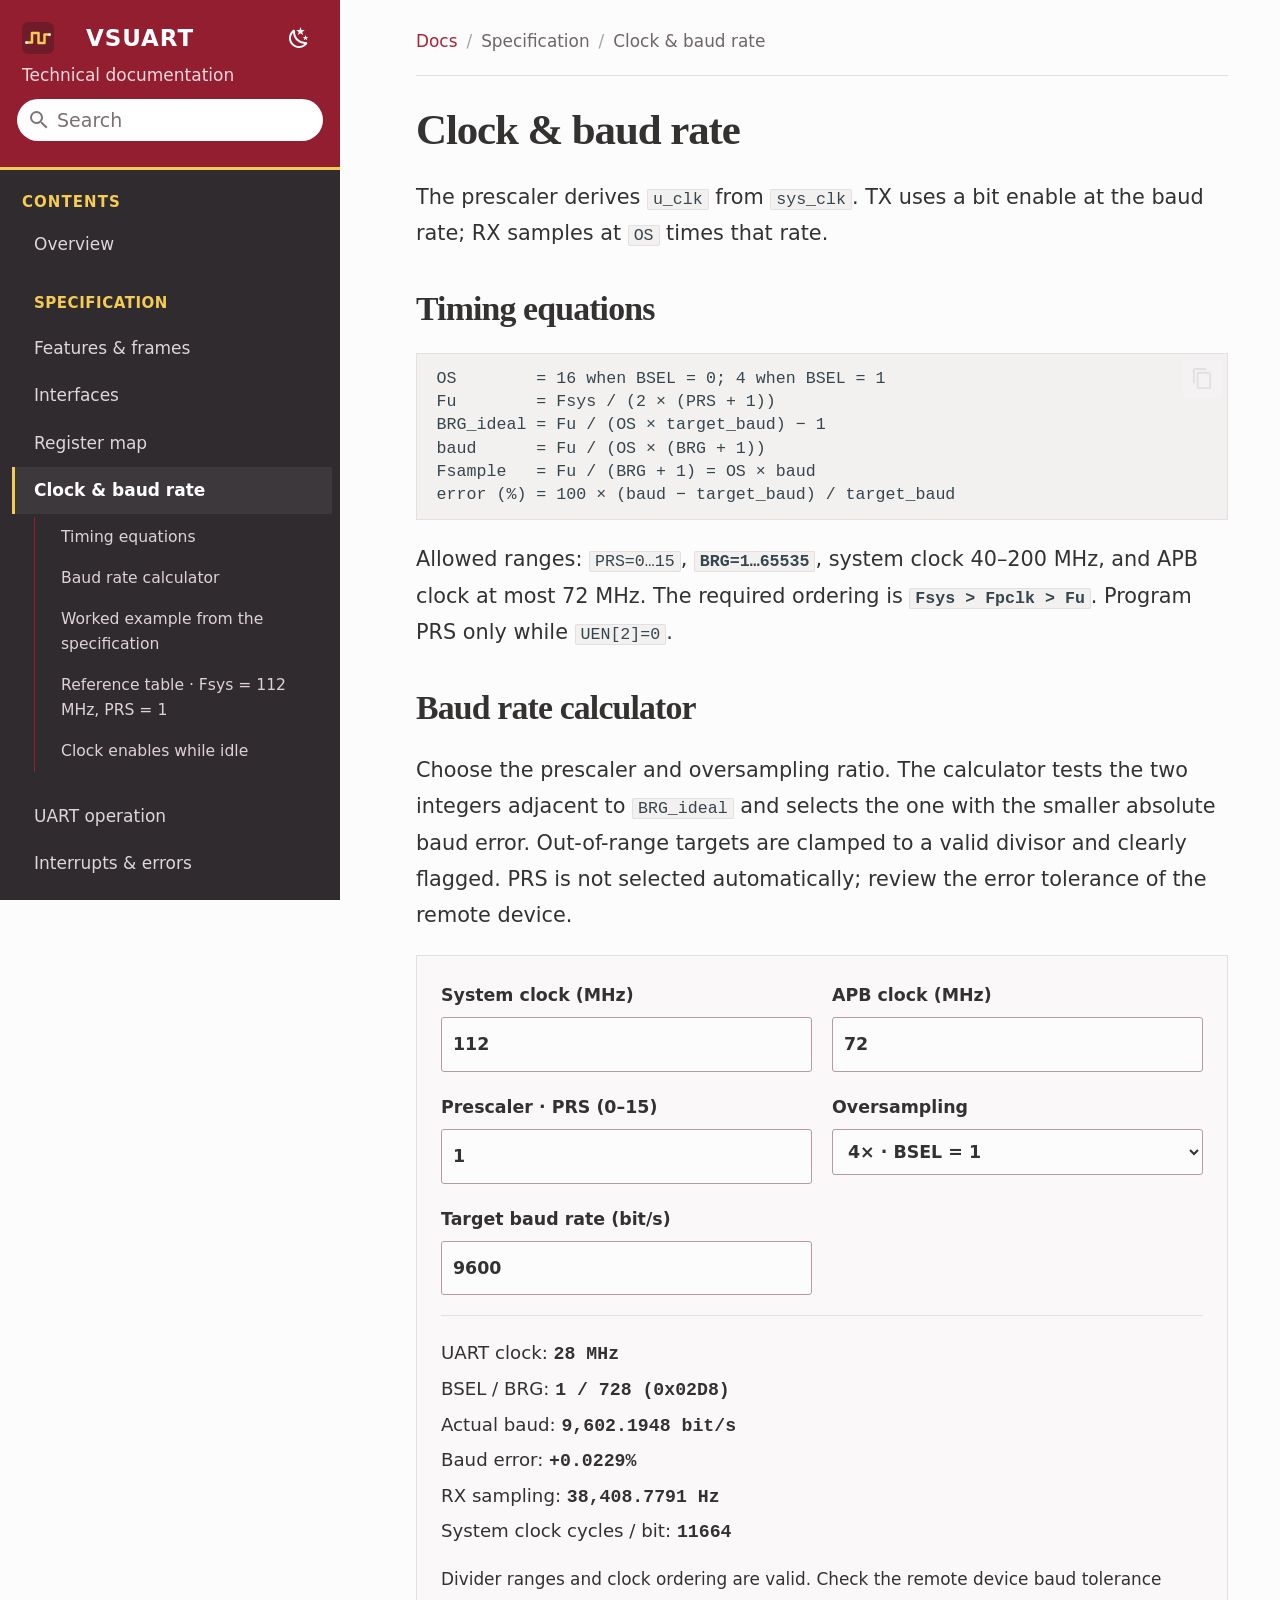
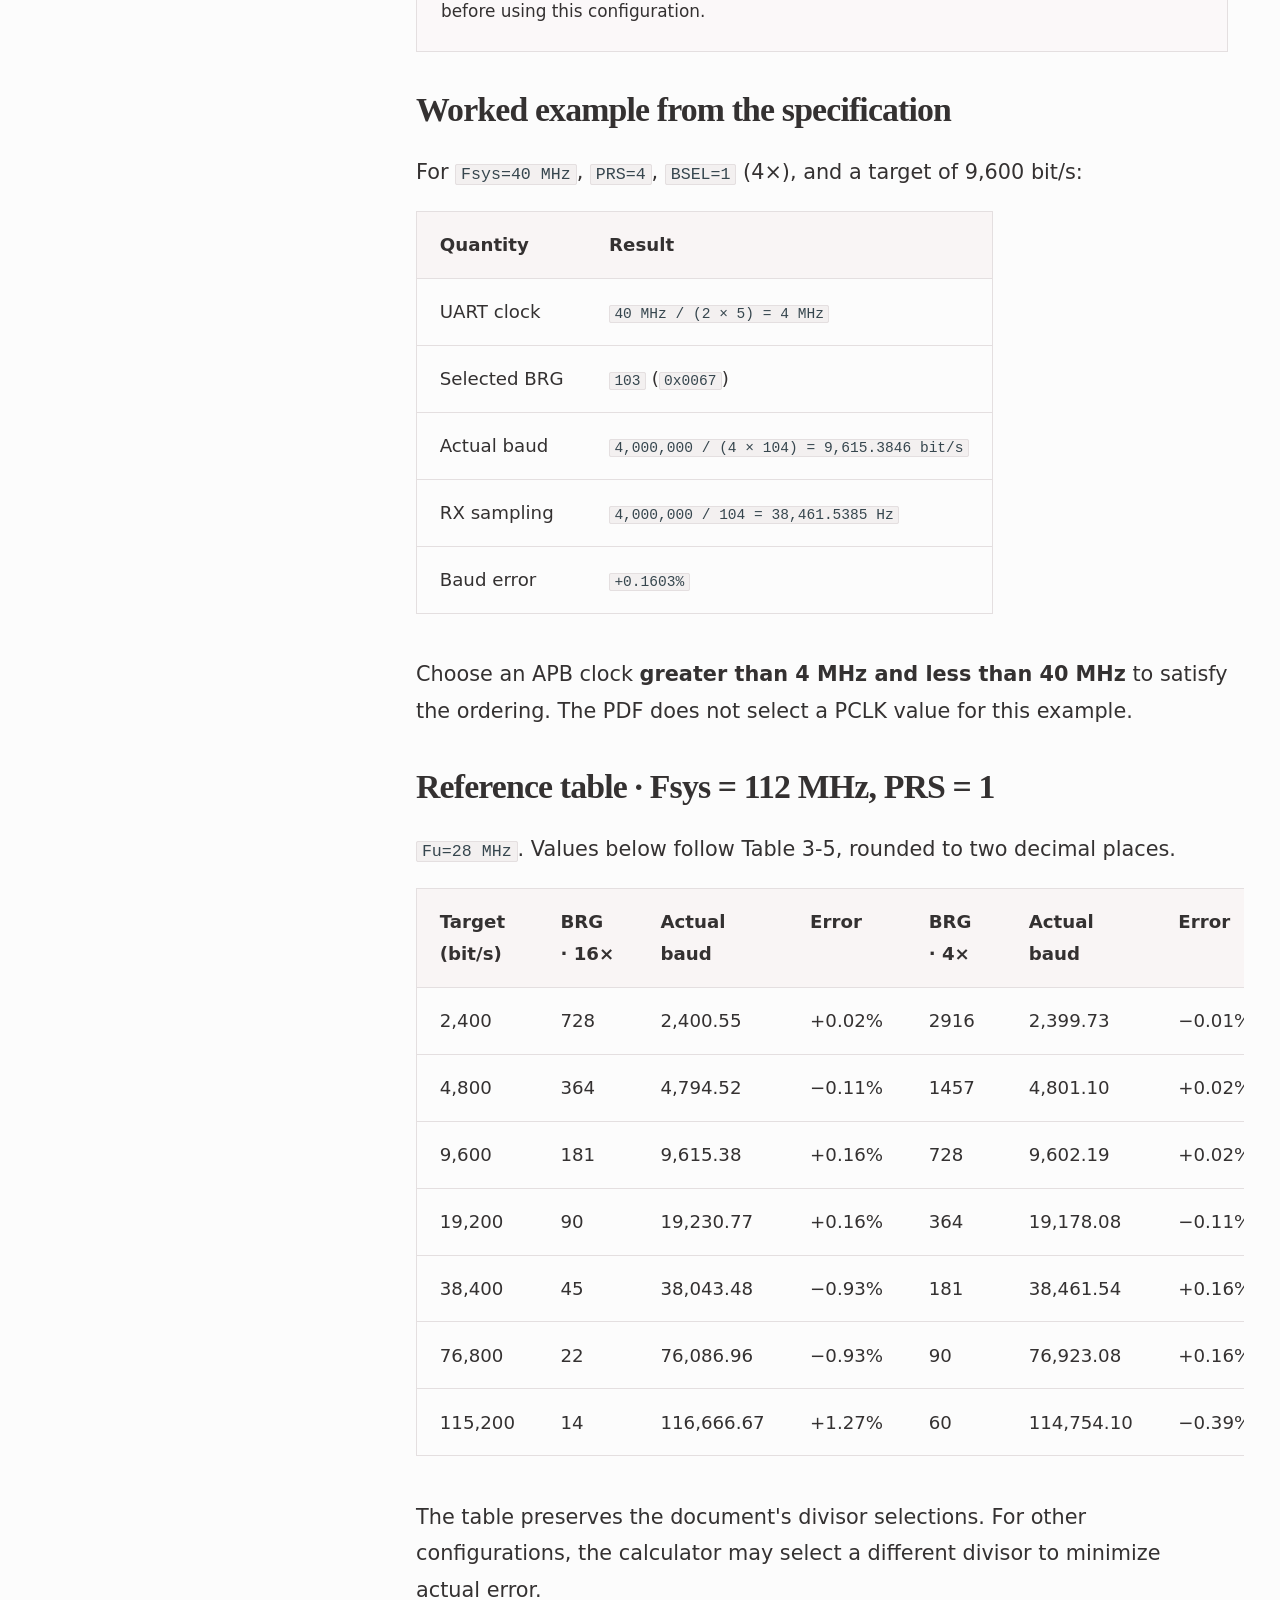
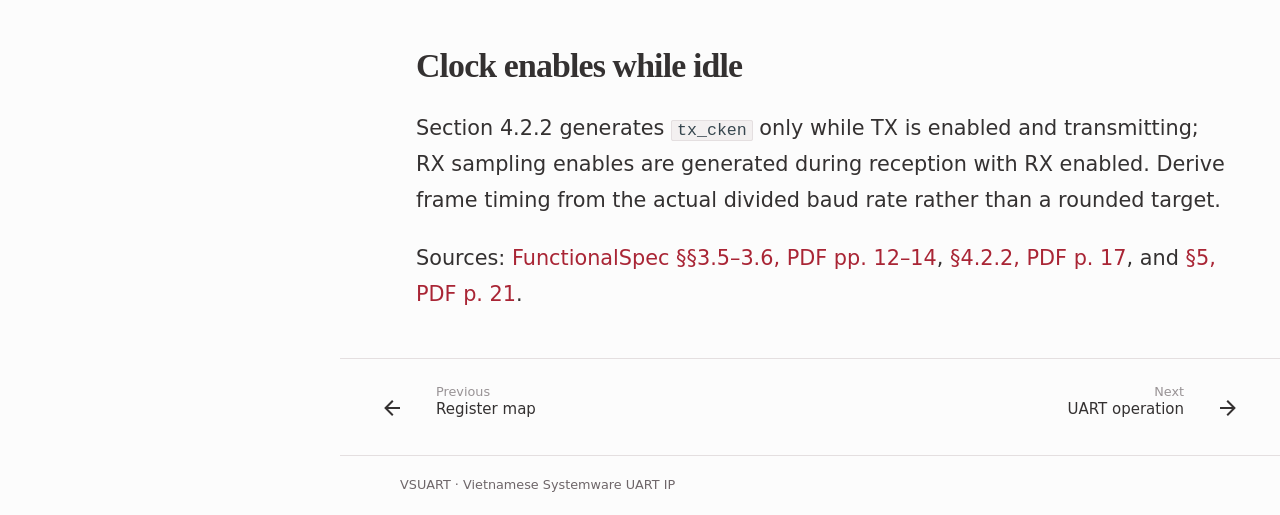
<file: specification/baudrate/index.html>
<!doctype html>
<html lang="en" class="no-js">
  <head>
    
      <meta charset="utf-8">
      <meta name="viewport" content="width=device-width,initial-scale=1">
      
        <meta name="description" content="Technical documentation for the VSUART IP, APB4 interface, RTL architecture, and UVM verification environment.">
      
      
        <meta name="author" content="VS Team">
      
      
      
        <link rel="prev" href="../registers/">
      
      
        <link rel="next" href="../operation/">
      
      
        
      
      
      <link rel="icon" href="../../assets/logo.svg">
      <meta name="generator" content="mkdocs-1.6.1, mkdocs-material-9.8.0">
    
    
      
        <title>Clock & baud rate - VSUART</title>
      
    
    
      <link rel="stylesheet" href="../../assets/stylesheets/main.57a0d79d.min.css">
      
        
        <link rel="stylesheet" href="../../assets/stylesheets/palette.fb2fffe2.min.css">
      
      


    
    
      
    
    
      
    
    
      <link rel="stylesheet" href="../../stylesheets/extra.css?v=sidebar-font-balanced-1">
    
    <script>__md_scope=new URL("../..",location),__md_hash=e=>[...e].reduce(((e,_)=>(e<<5)-e+_.charCodeAt(0)),0),__md_get=(e,_=localStorage,t=__md_scope)=>JSON.parse(_.getItem(t.pathname+"."+e)),__md_set=(e,_,t=localStorage,a=__md_scope)=>{try{t.setItem(a.pathname+"."+e,JSON.stringify(_))}catch(e){}}</script>
    
      

    
    
  
  <meta name="theme-color" content="#921e30">

  </head>
  
  
    
    
      
    
    
    
    
    <body dir="ltr" data-md-color-scheme="default" data-md-color-primary="custom" data-md-color-accent="amber">
  
    
    <input class="md-toggle" data-md-toggle="drawer" type="checkbox" id="__drawer" autocomplete="off">
    <input class="md-toggle" data-md-toggle="search" type="checkbox" id="__search" autocomplete="off">
    <label class="md-overlay" for="__drawer"></label>
    <div data-md-component="skip">
      
        
        <a href="#clock-baud-rate" class="md-skip">
          Skip to content
        </a>
      
    </div>
    <div data-md-component="announce">
      
    </div>
    
    
      <header class="md-header" data-md-component="header">
  <nav class="md-header__inner md-grid" aria-label="Header">
    <label class="md-header__button md-icon" for="__drawer" aria-label="Open navigation">
      <svg xmlns="http://www.w3.org/2000/svg" viewBox="0 0 24 24"><path d="M3 6h18v2H3zm0 5h18v2H3zm0 5h18v2H3z"/></svg>
    </label>
    <a href="../.." class="md-header__button md-logo" aria-label="VSUART documentation">
      
  <img src="../../assets/logo.svg" alt="logo">

    </a>
    <div class="md-header__title" data-md-component="header-title">
      <div class="md-header__ellipsis">
        <div class="md-header__topic"><span class="md-ellipsis">VSUART</span></div>
        <div class="md-header__topic" data-md-component="header-topic"><span class="md-ellipsis">Clock & baud rate</span></div>
      </div>
    </div>
    <form class="md-header__option" data-md-component="palette">
  
    
    
    
    <input class="md-option" data-md-color-media="" data-md-color-scheme="default" data-md-color-primary="custom" data-md-color-accent="amber"  aria-label="Switch to dark mode"  type="radio" name="__palette" id="__palette_0">
    
      <label class="md-header__button md-icon" title="Switch to dark mode" for="__palette_1" hidden>
        <svg xmlns="http://www.w3.org/2000/svg" viewBox="0 0 24 24"><path d="m17.75 4.09-2.53 1.94.91 3.06-2.63-1.81-2.63 1.81.91-3.06-2.53-1.94L12.44 4l1.06-3 1.06 3zm3.5 6.91-1.64 1.25.59 1.98-1.7-1.17-1.7 1.17.59-1.98L15.75 11l2.06-.05L18.5 9l.69 1.95zm-2.28 4.95c.83-.08 1.72 1.1 1.19 1.85-.32.45-.66.87-1.08 1.27C15.17 23 8.84 23 4.94 19.07c-3.91-3.9-3.91-10.24 0-14.14.4-.4.82-.76 1.27-1.08.75-.53 1.93.36 1.85 1.19-.27 2.86.69 5.83 2.89 8.02a9.96 9.96 0 0 0 8.02 2.89m-1.64 2.02a12.08 12.08 0 0 1-7.8-3.47c-2.17-2.19-3.33-5-3.49-7.82-2.81 3.14-2.7 7.96.31 10.98 3.02 3.01 7.84 3.12 10.98.31"/></svg>
      </label>
    
  
    
    
    
    <input class="md-option" data-md-color-media="" data-md-color-scheme="slate" data-md-color-primary="custom" data-md-color-accent="amber"  aria-label="Switch to light mode"  type="radio" name="__palette" id="__palette_1">
    
      <label class="md-header__button md-icon" title="Switch to light mode" for="__palette_0" hidden>
        <svg xmlns="http://www.w3.org/2000/svg" viewBox="0 0 24 24"><path d="M12 7a5 5 0 0 1 5 5 5 5 0 0 1-5 5 5 5 0 0 1-5-5 5 5 0 0 1 5-5m0 2a3 3 0 0 0-3 3 3 3 0 0 0 3 3 3 3 0 0 0 3-3 3 3 0 0 0-3-3m0-7 2.39 3.42C13.65 5.15 12.84 5 12 5s-1.65.15-2.39.42zM3.34 7l4.16-.35A7.2 7.2 0 0 0 5.94 8.5c-.44.74-.69 1.5-.83 2.29zm.02 10 1.76-3.77a7.131 7.131 0 0 0 2.38 4.14zM20.65 7l-1.77 3.79a7.02 7.02 0 0 0-2.38-4.15zm-.01 10-4.14.36c.59-.51 1.12-1.14 1.54-1.86.42-.73.69-1.5.83-2.29zM12 22l-2.41-3.44c.74.27 1.55.44 2.41.44.82 0 1.63-.17 2.37-.44z"/></svg>
      </label>
    
  
</form>
    <script>var palette=__md_get("__palette");if(palette&&palette.color){if("(prefers-color-scheme)"===palette.color.media){var media=matchMedia("(prefers-color-scheme: light)"),input=document.querySelector(media.matches?"[data-md-color-media='(prefers-color-scheme: light)']":"[data-md-color-media='(prefers-color-scheme: dark)']");palette.color.media=input.getAttribute("data-md-color-media"),palette.color.scheme=input.getAttribute("data-md-color-scheme"),palette.color.primary=input.getAttribute("data-md-color-primary"),palette.color.accent=input.getAttribute("data-md-color-accent")}for(var[key,value]of Object.entries(palette.color))document.body.setAttribute("data-md-color-"+key,value)}</script>
    <label class="md-header__button md-icon" for="__search" aria-label="Open search">
      <svg xmlns="http://www.w3.org/2000/svg" viewBox="0 0 24 24"><path d="M9.5 3A6.5 6.5 0 0 1 16 9.5c0 1.61-.59 3.09-1.56 4.23l.27.27h.79l5 5-1.5 1.5-5-5v-.79l-.27-.27A6.52 6.52 0 0 1 9.5 16 6.5 6.5 0 0 1 3 9.5 6.5 6.5 0 0 1 9.5 3m0 2C7 5 5 7 5 9.5S7 14 9.5 14 14 12 14 9.5 12 5 9.5 5"/></svg>
    </label>
    <p class="docs-header-subtitle">Technical documentation</p>
    <div class="md-search" data-md-component="search" role="dialog">
  <label class="md-search__overlay" for="__search"></label>
  <div class="md-search__inner" role="search">
    <form class="md-search__form" name="search">
      <input type="text" class="md-search__input" name="query" aria-label="Search" placeholder="Search" autocapitalize="off" autocorrect="off" autocomplete="off" spellcheck="false" data-md-component="search-query" required>
      <label class="md-search__icon md-icon" for="__search">
        
        <svg xmlns="http://www.w3.org/2000/svg" viewBox="0 0 24 24"><path d="M9.5 3A6.5 6.5 0 0 1 16 9.5c0 1.61-.59 3.09-1.56 4.23l.27.27h.79l5 5-1.5 1.5-5-5v-.79l-.27-.27A6.52 6.52 0 0 1 9.5 16 6.5 6.5 0 0 1 3 9.5 6.5 6.5 0 0 1 9.5 3m0 2C7 5 5 7 5 9.5S7 14 9.5 14 14 12 14 9.5 12 5 9.5 5"/></svg>
        
        <svg xmlns="http://www.w3.org/2000/svg" viewBox="0 0 24 24"><path d="M20 11v2H8l5.5 5.5-1.42 1.42L4.16 12l7.92-7.92L13.5 5.5 8 11z"/></svg>
      </label>
      <nav class="md-search__options" aria-label="Search">
        
        <button type="reset" class="md-search__icon md-icon" title="Clear" aria-label="Clear" tabindex="-1">
          
          <svg xmlns="http://www.w3.org/2000/svg" viewBox="0 0 24 24"><path d="M19 6.41 17.59 5 12 10.59 6.41 5 5 6.41 10.59 12 5 17.59 6.41 19 12 13.41 17.59 19 19 17.59 13.41 12z"/></svg>
        </button>
      </nav>
      
        <div class="md-search__suggest" data-md-component="search-suggest"></div>
      
    </form>
    <div class="md-search__output">
      <div class="md-search__scrollwrap" tabindex="0" data-md-scrollfix>
        <div class="md-search-result" data-md-component="search-result">
          <div class="md-search-result__meta">
            Initializing search
          </div>
          <ol class="md-search-result__list" role="presentation"></ol>
        </div>
      </div>
    </div>
  </div>
</div>
  </nav>
</header>
    
    <div class="md-container" data-md-component="container">
      
      
        
          
        
      
      <main class="md-main" data-md-component="main">
        <div class="md-main__inner md-grid">
          
  <aside class="md-sidebar md-sidebar--primary" data-md-component="sidebar" data-md-type="navigation" aria-label="Documentation sidebar">
    <div class="md-sidebar__scrollwrap">
      <div class="md-sidebar__inner">
        <p class="docs-nav-label">Contents</p>
        



  

<nav class="md-nav md-nav--primary md-nav--integrated" aria-label="Navigation" data-md-level="0">
  <label class="md-nav__title" for="__drawer">
    <a href="../.." title="VSUART" class="md-nav__button md-logo" aria-label="VSUART" data-md-component="logo">
      
  <img src="../../assets/logo.svg" alt="logo">

    </a>
    VSUART
  </label>
  
  <ul class="md-nav__list" data-md-scrollfix>
    
      
      
  
  
  
  
    <li class="md-nav__item">
      <a href="../.." class="md-nav__link">
        
  
  
  <span class="md-ellipsis">
    
  
    Overview
  

    
  </span>
  
  

      </a>
    </li>
  

    
      
      
  
  
    
  
  
  
    
    
    
    
      
        
        
      
    
    
    <li class="md-nav__item md-nav__item--active md-nav__item--section md-nav__item--nested">
      
        
        
        <input class="md-nav__toggle md-toggle " type="checkbox" id="__nav_2" checked>
        
          
          <label class="md-nav__link" for="__nav_2" id="__nav_2_label" tabindex="">
            
  
  
  <span class="md-ellipsis">
    
  
    Specification
  

    
  </span>
  
  

            <span class="md-nav__icon md-icon"></span>
          </label>
        
        <nav class="md-nav" data-md-level="1" aria-labelledby="__nav_2_label" aria-expanded="true">
          <label class="md-nav__title" for="__nav_2">
            <span class="md-nav__icon md-icon"></span>
            
  
    Specification
  

          </label>
          <ul class="md-nav__list" data-md-scrollfix>
            
              
                
  
  
  
  
    <li class="md-nav__item">
      <a href="../features/" class="md-nav__link">
        
  
  
  <span class="md-ellipsis">
    
  
    Features & frames
  

    
  </span>
  
  

      </a>
    </li>
  

              
            
              
                
  
  
  
  
    <li class="md-nav__item">
      <a href="../interfaces/" class="md-nav__link">
        
  
  
  <span class="md-ellipsis">
    
  
    Interfaces
  

    
  </span>
  
  

      </a>
    </li>
  

              
            
              
                
  
  
  
  
    <li class="md-nav__item">
      <a href="../registers/" class="md-nav__link">
        
  
  
  <span class="md-ellipsis">
    
  
    Register map
  

    
  </span>
  
  

      </a>
    </li>
  

              
            
              
                
  
  
    
  
  
  
    <li class="md-nav__item md-nav__item--active">
      
      <input class="md-nav__toggle md-toggle" type="checkbox" id="__toc">
      
      
        
      
      
        <label class="md-nav__link md-nav__link--active" for="__toc">
          
  
  
  <span class="md-ellipsis">
    
  
    Clock & baud rate
  

    
  </span>
  
  

          <span class="md-nav__icon md-icon"></span>
        </label>
      
      <a href="./" class="md-nav__link md-nav__link--active">
        
  
  
  <span class="md-ellipsis">
    
  
    Clock & baud rate
  

    
  </span>
  
  

      </a>
      
        

<nav class="md-nav md-nav--secondary" aria-label="Table of contents">
  
  
  
    
  
  
    <label class="md-nav__title" for="__toc">
      <span class="md-nav__icon md-icon"></span>
      Table of contents
    </label>
    <ul class="md-nav__list" data-md-component="toc" data-md-scrollfix>
      
        <li class="md-nav__item">
  <a href="#timing-equations" class="md-nav__link">
    <span class="md-ellipsis">
      
        Timing equations
      
    </span>
  </a>
  
</li>
      
        <li class="md-nav__item">
  <a href="#baud-rate-calculator" class="md-nav__link">
    <span class="md-ellipsis">
      
        Baud rate calculator
      
    </span>
  </a>
  
</li>
      
        <li class="md-nav__item">
  <a href="#worked-example-from-the-specification" class="md-nav__link">
    <span class="md-ellipsis">
      
        Worked example from the specification
      
    </span>
  </a>
  
</li>
      
        <li class="md-nav__item">
  <a href="#reference-table-fsys-112-mhz-prs-1" class="md-nav__link">
    <span class="md-ellipsis">
      
        Reference table · Fsys = 112 MHz, PRS = 1
      
    </span>
  </a>
  
</li>
      
        <li class="md-nav__item">
  <a href="#clock-enables-while-idle" class="md-nav__link">
    <span class="md-ellipsis">
      
        Clock enables while idle
      
    </span>
  </a>
  
</li>
      
    </ul>
  
</nav>
      
    </li>
  

              
            
              
                
  
  
  
  
    <li class="md-nav__item">
      <a href="../operation/" class="md-nav__link">
        
  
  
  <span class="md-ellipsis">
    
  
    UART operation
  

    
  </span>
  
  

      </a>
    </li>
  

              
            
              
                
  
  
  
  
    <li class="md-nav__item">
      <a href="../interrupts/" class="md-nav__link">
        
  
  
  <span class="md-ellipsis">
    
  
    Interrupts & errors
  

    
  </span>
  
  

      </a>
    </li>
  

              
            
          </ul>
        </nav>
      
    </li>
  

    
      
      
  
  
  
  
    
    
    
    
      
        
        
      
    
    
    <li class="md-nav__item md-nav__item--section md-nav__item--nested">
      
        
        
        <input class="md-nav__toggle md-toggle " type="checkbox" id="__nav_3" >
        
          
          <label class="md-nav__link" for="__nav_3" id="__nav_3_label" tabindex="">
            
  
  
  <span class="md-ellipsis">
    
  
    RTL design
  

    
  </span>
  
  

            <span class="md-nav__icon md-icon"></span>
          </label>
        
        <nav class="md-nav" data-md-level="1" aria-labelledby="__nav_3_label" aria-expanded="false">
          <label class="md-nav__title" for="__nav_3">
            <span class="md-nav__icon md-icon"></span>
            
  
    RTL design
  

          </label>
          <ul class="md-nav__list" data-md-scrollfix>
            
              
                
  
  
  
  
    <li class="md-nav__item">
      <a href="../../design/architecture/" class="md-nav__link">
        
  
  
  <span class="md-ellipsis">
    
  
    Architecture
  

    
  </span>
  
  

      </a>
    </li>
  

              
            
          </ul>
        </nav>
      
    </li>
  

    
      
      
  
  
  
  
    
    
    
    
      
        
        
      
    
    
    <li class="md-nav__item md-nav__item--section md-nav__item--nested">
      
        
        
        <input class="md-nav__toggle md-toggle " type="checkbox" id="__nav_4" >
        
          
          <label class="md-nav__link" for="__nav_4" id="__nav_4_label" tabindex="">
            
  
  
  <span class="md-ellipsis">
    
  
    Verification
  

    
  </span>
  
  

            <span class="md-nav__icon md-icon"></span>
          </label>
        
        <nav class="md-nav" data-md-level="1" aria-labelledby="__nav_4_label" aria-expanded="false">
          <label class="md-nav__title" for="__nav_4">
            <span class="md-nav__icon md-icon"></span>
            
  
    Verification
  

          </label>
          <ul class="md-nav__list" data-md-scrollfix>
            
              
                
  
  
  
  
    <li class="md-nav__item">
      <a href="../../verification/environment/" class="md-nav__link">
        
  
  
  <span class="md-ellipsis">
    
  
    UVM environment
  

    
  </span>
  
  

      </a>
    </li>
  

              
            
              
                
  
  
  
  
    <li class="md-nav__item">
      <a href="../../verification/tests/" class="md-nav__link">
        
  
  
  <span class="md-ellipsis">
    
  
    Tests
  

    
  </span>
  
  

      </a>
    </li>
  

              
            
          </ul>
        </nav>
      
    </li>
  

    
  </ul>
</nav>
        <div class="docs-sidebar-footer">VS Team <span>·</span> UART IP</div>
      </div>
    </div>
  </aside>

          
            <div class="md-content" data-md-component="content">
              
              <article class="md-content__inner md-typeset">
                
  <nav class="docs-breadcrumb" aria-label="Breadcrumb">
    <a href="../..">Docs</a>
    <span aria-hidden="true">/</span>
    
      
        <span>Specification</span><span aria-hidden="true">/</span>
      
      <span aria-current="page">Clock & baud rate</span>
    
  </nav>
  



<h1 id="clock-baud-rate">Clock &amp; baud rate<a class="headerlink" href="#clock-baud-rate" title="Permanent link">&para;</a></h1>
<p>The prescaler derives <code>u_clk</code> from <code>sys_clk</code>. TX uses a bit enable at the baud rate; RX samples at <code>OS</code> times that rate.</p>
<h2 id="timing-equations">Timing equations<a class="headerlink" href="#timing-equations" title="Permanent link">&para;</a></h2>
<div class="highlight"><pre><span></span><code><a id="__codelineno-0-1" name="__codelineno-0-1" href="#__codelineno-0-1"></a>OS        = 16 when BSEL = 0; 4 when BSEL = 1
<a id="__codelineno-0-2" name="__codelineno-0-2" href="#__codelineno-0-2"></a>Fu        = Fsys / (2 × (PRS + 1))
<a id="__codelineno-0-3" name="__codelineno-0-3" href="#__codelineno-0-3"></a>BRG_ideal = Fu / (OS × target_baud) − 1
<a id="__codelineno-0-4" name="__codelineno-0-4" href="#__codelineno-0-4"></a>baud      = Fu / (OS × (BRG + 1))
<a id="__codelineno-0-5" name="__codelineno-0-5" href="#__codelineno-0-5"></a>Fsample   = Fu / (BRG + 1) = OS × baud
<a id="__codelineno-0-6" name="__codelineno-0-6" href="#__codelineno-0-6"></a>error (%) = 100 × (baud − target_baud) / target_baud
</code></pre></div>
<p>Allowed ranges: <code>PRS=0…15</code>, <strong><code>BRG=1…65535</code></strong>, system clock 40–200 MHz, and APB clock at most 72 MHz. The required ordering is <strong><code>Fsys &gt; Fpclk &gt; Fu</code></strong>. Program PRS only while <code>UEN[2]=0</code>.</p>
<h2 id="baud-rate-calculator">Baud rate calculator<a class="headerlink" href="#baud-rate-calculator" title="Permanent link">&para;</a></h2>
<p>Choose the prescaler and oversampling ratio. The calculator tests the two integers adjacent to <code>BRG_ideal</code> and selects the one with the smaller absolute baud error. Out-of-range targets are clamped to a valid divisor and clearly flagged. PRS is not selected automatically; review the error tolerance of the remote device.</p>
<div class="baud-calculator" id="baud-calculator">
  <div class="calculator-fields">
    <label for="sys-mhz">System clock (MHz)<input id="sys-mhz" type="number" min="40" max="200" step="any" value="112" required></label>
    <label for="apb-mhz">APB clock (MHz)<input id="apb-mhz" type="number" min="0.001" max="72" step="any" value="72" required></label>
    <label for="prs">Prescaler · PRS (0–15)<input id="prs" type="number" min="0" max="15" step="1" value="1" required></label>
    <label for="os">Oversampling<select id="os"><option value="16">16× · BSEL = 0</option><option value="4" selected>4× · BSEL = 1</option></select></label>
    <label for="target-baud">Target baud rate (bit/s)<input id="target-baud" type="number" min="1" step="any" value="9600" required></label>
  </div>
  <div class="calculator-result" id="baud-result" aria-live="polite" aria-atomic="true"></div>
  <noscript>Enable JavaScript to use the interactive calculator. The equations and worked example below remain available without JavaScript.</noscript>
</div>

<h2 id="worked-example-from-the-specification">Worked example from the specification<a class="headerlink" href="#worked-example-from-the-specification" title="Permanent link">&para;</a></h2>
<p>For <code>Fsys=40 MHz</code>, <code>PRS=4</code>, <code>BSEL=1</code> (4×), and a target of 9,600 bit/s:</p>
<table>
<thead>
<tr>
<th>Quantity</th>
<th>Result</th>
</tr>
</thead>
<tbody>
<tr>
<td>UART clock</td>
<td><code>40 MHz / (2 × 5) = 4 MHz</code></td>
</tr>
<tr>
<td>Selected BRG</td>
<td><code>103</code> (<code>0x0067</code>)</td>
</tr>
<tr>
<td>Actual baud</td>
<td><code>4,000,000 / (4 × 104) = 9,615.3846 bit/s</code></td>
</tr>
<tr>
<td>RX sampling</td>
<td><code>4,000,000 / 104 = 38,461.5385 Hz</code></td>
</tr>
<tr>
<td>Baud error</td>
<td><code>+0.1603%</code></td>
</tr>
</tbody>
</table>
<p>Choose an APB clock <strong>greater than 4 MHz and less than 40 MHz</strong> to satisfy the ordering. The PDF does not select a PCLK value for this example.</p>
<h2 id="reference-table-fsys-112-mhz-prs-1">Reference table · Fsys = 112 MHz, PRS = 1<a class="headerlink" href="#reference-table-fsys-112-mhz-prs-1" title="Permanent link">&para;</a></h2>
<p><code>Fu=28 MHz</code>. Values below follow Table 3-5, rounded to two decimal places.</p>
<table>
<thead>
<tr>
<th>Target (bit/s)</th>
<th>BRG · 16×</th>
<th>Actual baud</th>
<th>Error</th>
<th>BRG · 4×</th>
<th>Actual baud</th>
<th>Error</th>
</tr>
</thead>
<tbody>
<tr>
<td>2,400</td>
<td>728</td>
<td>2,400.55</td>
<td>+0.02%</td>
<td>2916</td>
<td>2,399.73</td>
<td>−0.01%</td>
</tr>
<tr>
<td>4,800</td>
<td>364</td>
<td>4,794.52</td>
<td>−0.11%</td>
<td>1457</td>
<td>4,801.10</td>
<td>+0.02%</td>
</tr>
<tr>
<td>9,600</td>
<td>181</td>
<td>9,615.38</td>
<td>+0.16%</td>
<td>728</td>
<td>9,602.19</td>
<td>+0.02%</td>
</tr>
<tr>
<td>19,200</td>
<td>90</td>
<td>19,230.77</td>
<td>+0.16%</td>
<td>364</td>
<td>19,178.08</td>
<td>−0.11%</td>
</tr>
<tr>
<td>38,400</td>
<td>45</td>
<td>38,043.48</td>
<td>−0.93%</td>
<td>181</td>
<td>38,461.54</td>
<td>+0.16%</td>
</tr>
<tr>
<td>76,800</td>
<td>22</td>
<td>76,086.96</td>
<td>−0.93%</td>
<td>90</td>
<td>76,923.08</td>
<td>+0.16%</td>
</tr>
<tr>
<td>115,200</td>
<td>14</td>
<td>116,666.67</td>
<td>+1.27%</td>
<td>60</td>
<td>114,754.10</td>
<td>−0.39%</td>
</tr>
</tbody>
</table>
<p>The table preserves the document's divisor selections. For other configurations, the calculator may select a different divisor to minimize actual error.</p>
<h2 id="clock-enables-while-idle">Clock enables while idle<a class="headerlink" href="#clock-enables-while-idle" title="Permanent link">&para;</a></h2>
<p>Section 4.2.2 generates <code>tx_cken</code> only while TX is enabled and transmitting; RX sampling enables are generated during reception with RX enabled. Derive frame timing from the actual divided baud rate rather than a rounded target.</p>
<p>Sources: <a href="../../downloads/VSUART_FunctionalSpec.pdf#page=12">FunctionalSpec §§3.5–3.6, PDF pp. 12–14</a>, <a href="../../downloads/VSUART_FunctionalSpec.pdf#page=17">§4.2.2, PDF p. 17</a>, and <a href="../../downloads/VSUART_FunctionalSpec.pdf#page=21">§5, PDF p. 21</a>.</p>













              </article>
            </div>
          
          
<script>var target=document.getElementById(location.hash.slice(1));target&&target.name&&(target.checked=target.name.startsWith("__tabbed_"))</script>
        </div>
        
          <button type="button" class="md-top md-icon" data-md-component="top" hidden>
  
  <svg xmlns="http://www.w3.org/2000/svg" viewBox="0 0 24 24"><path d="M13 20h-2V8l-5.5 5.5-1.42-1.42L12 4.16l7.92 7.92-1.42 1.42L13 8z"/></svg>
  Back to top
</button>
        
      </main>
      
        <footer class="md-footer">
  
    
      
      <nav class="md-footer__inner md-grid" aria-label="Footer" >
        
          
          <a href="../registers/" class="md-footer__link md-footer__link--prev" aria-label="Previous: Register map">
            <div class="md-footer__button md-icon">
              
              <svg xmlns="http://www.w3.org/2000/svg" viewBox="0 0 24 24"><path d="M20 11v2H8l5.5 5.5-1.42 1.42L4.16 12l7.92-7.92L13.5 5.5 8 11z"/></svg>
            </div>
            <div class="md-footer__title">
              <span class="md-footer__direction">
                Previous
              </span>
              <div class="md-ellipsis">
                Register map
              </div>
            </div>
          </a>
        
        
          
          <a href="../operation/" class="md-footer__link md-footer__link--next" aria-label="Next: UART operation">
            <div class="md-footer__title">
              <span class="md-footer__direction">
                Next
              </span>
              <div class="md-ellipsis">
                UART operation
              </div>
            </div>
            <div class="md-footer__button md-icon">
              
              <svg xmlns="http://www.w3.org/2000/svg" viewBox="0 0 24 24"><path d="M4 11v2h12l-5.5 5.5 1.42 1.42L19.84 12l-7.92-7.92L10.5 5.5 16 11z"/></svg>
            </div>
          </a>
        
      </nav>
    
  
  <div class="md-footer-meta md-typeset">
    <div class="md-footer-meta__inner md-grid">
      <div class="md-copyright">
  
    <div class="md-copyright__highlight">
      VSUART · Vietnamese Systemware UART IP
    </div>
  
  
</div>
      
    </div>
  </div>
</footer>
      
    </div>
    <div class="md-dialog" data-md-component="dialog">
      <div class="md-dialog__inner md-typeset"></div>
    </div>
    
    
    
      
      
      <script id="__config" type="application/json">{"annotate": null, "base": "../..", "features": ["navigation.sections", "toc.integrate", "navigation.tracking", "navigation.top", "navigation.footer", "search.suggest", "search.highlight", "content.code.copy"], "search": "../../assets/javascripts/workers/search.a7633da7.min.js", "tags": null, "translations": {"clipboard.copied": "Copied to clipboard", "clipboard.copy": "Copy to clipboard", "search.result.more.one": "1 more on this page", "search.result.more.other": "# more on this page", "search.result.none": "No matching documents", "search.result.one": "1 matching document", "search.result.other": "# matching documents", "search.result.placeholder": "Type to start searching", "search.result.term.missing": "Missing", "select.version": "Select version"}, "version": null}</script>
    
    
      <script src="../../assets/javascripts/bundle.c21346df.min.js"></script>
      
        <script src="../../javascripts/baudrate.js"></script>
      
        <script src="../../javascripts/frame-explorer.js"></script>
      
    
  </body>
</html>
</file>
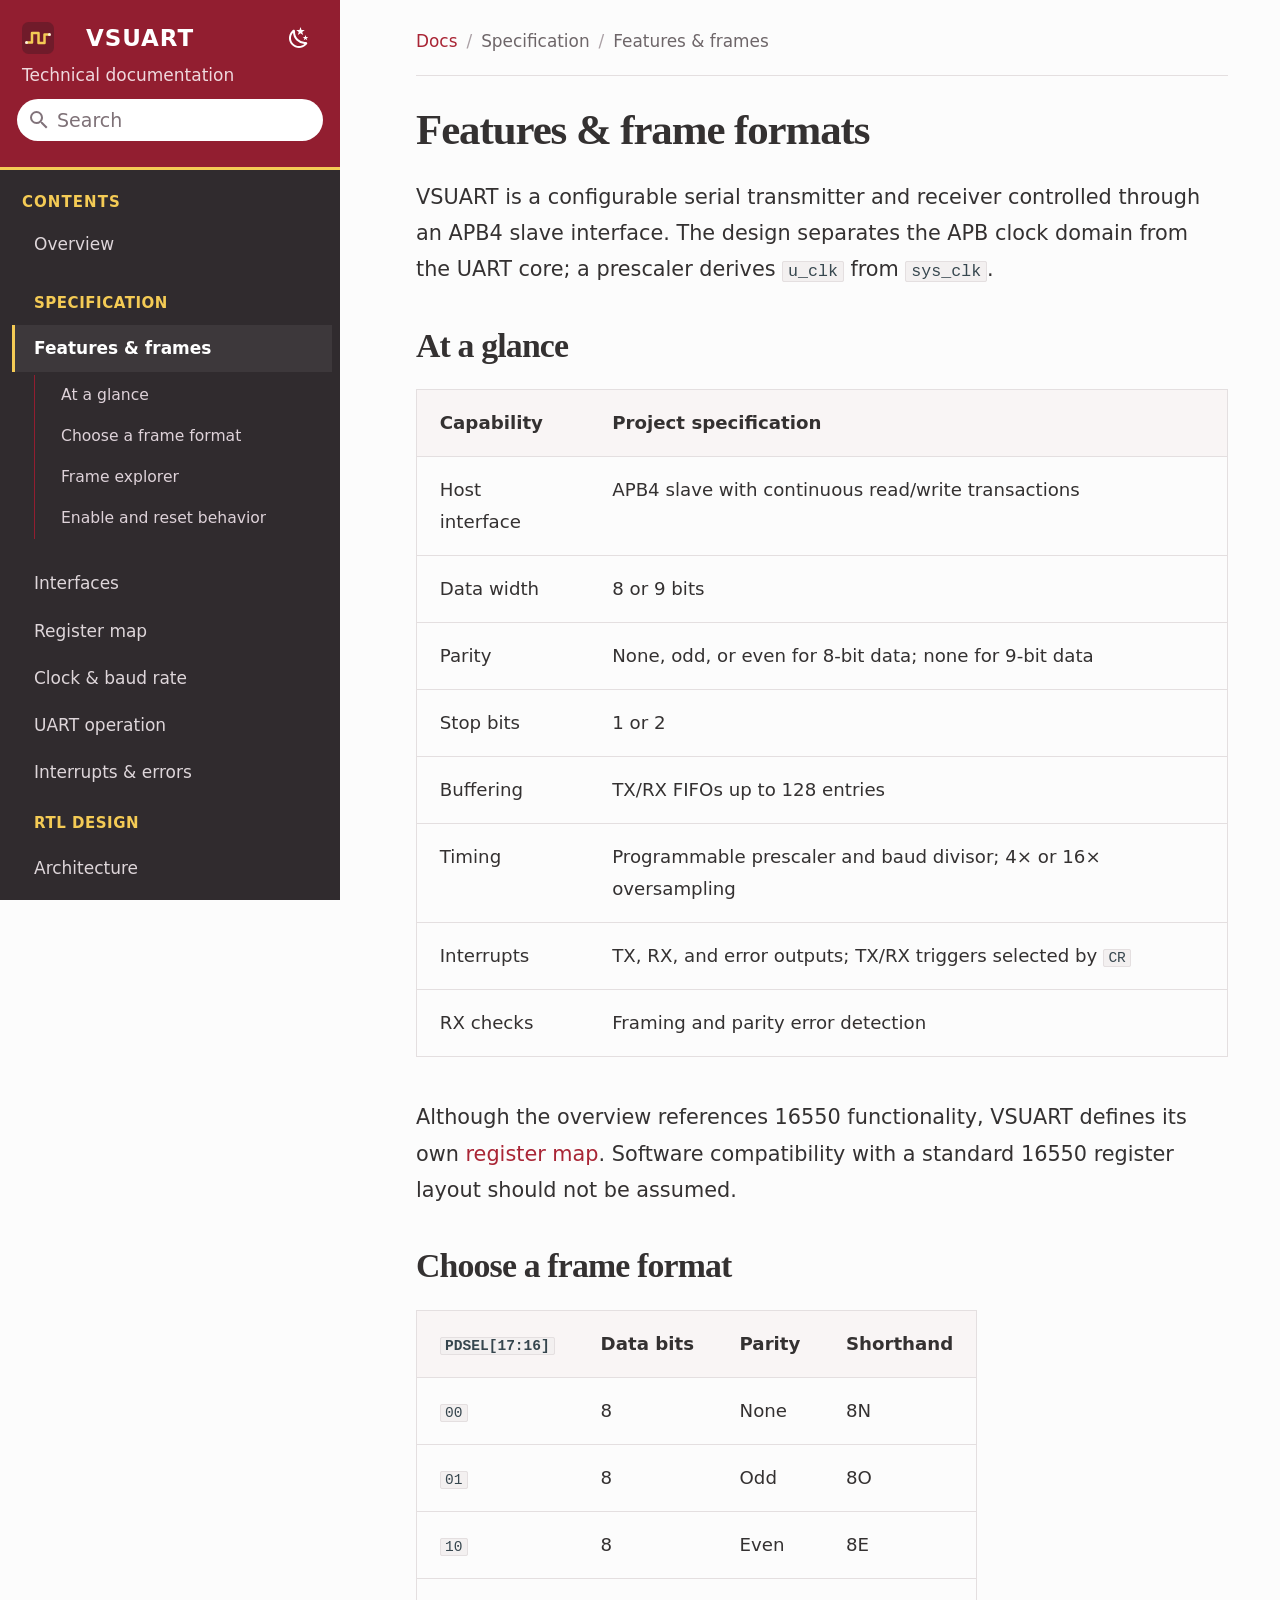
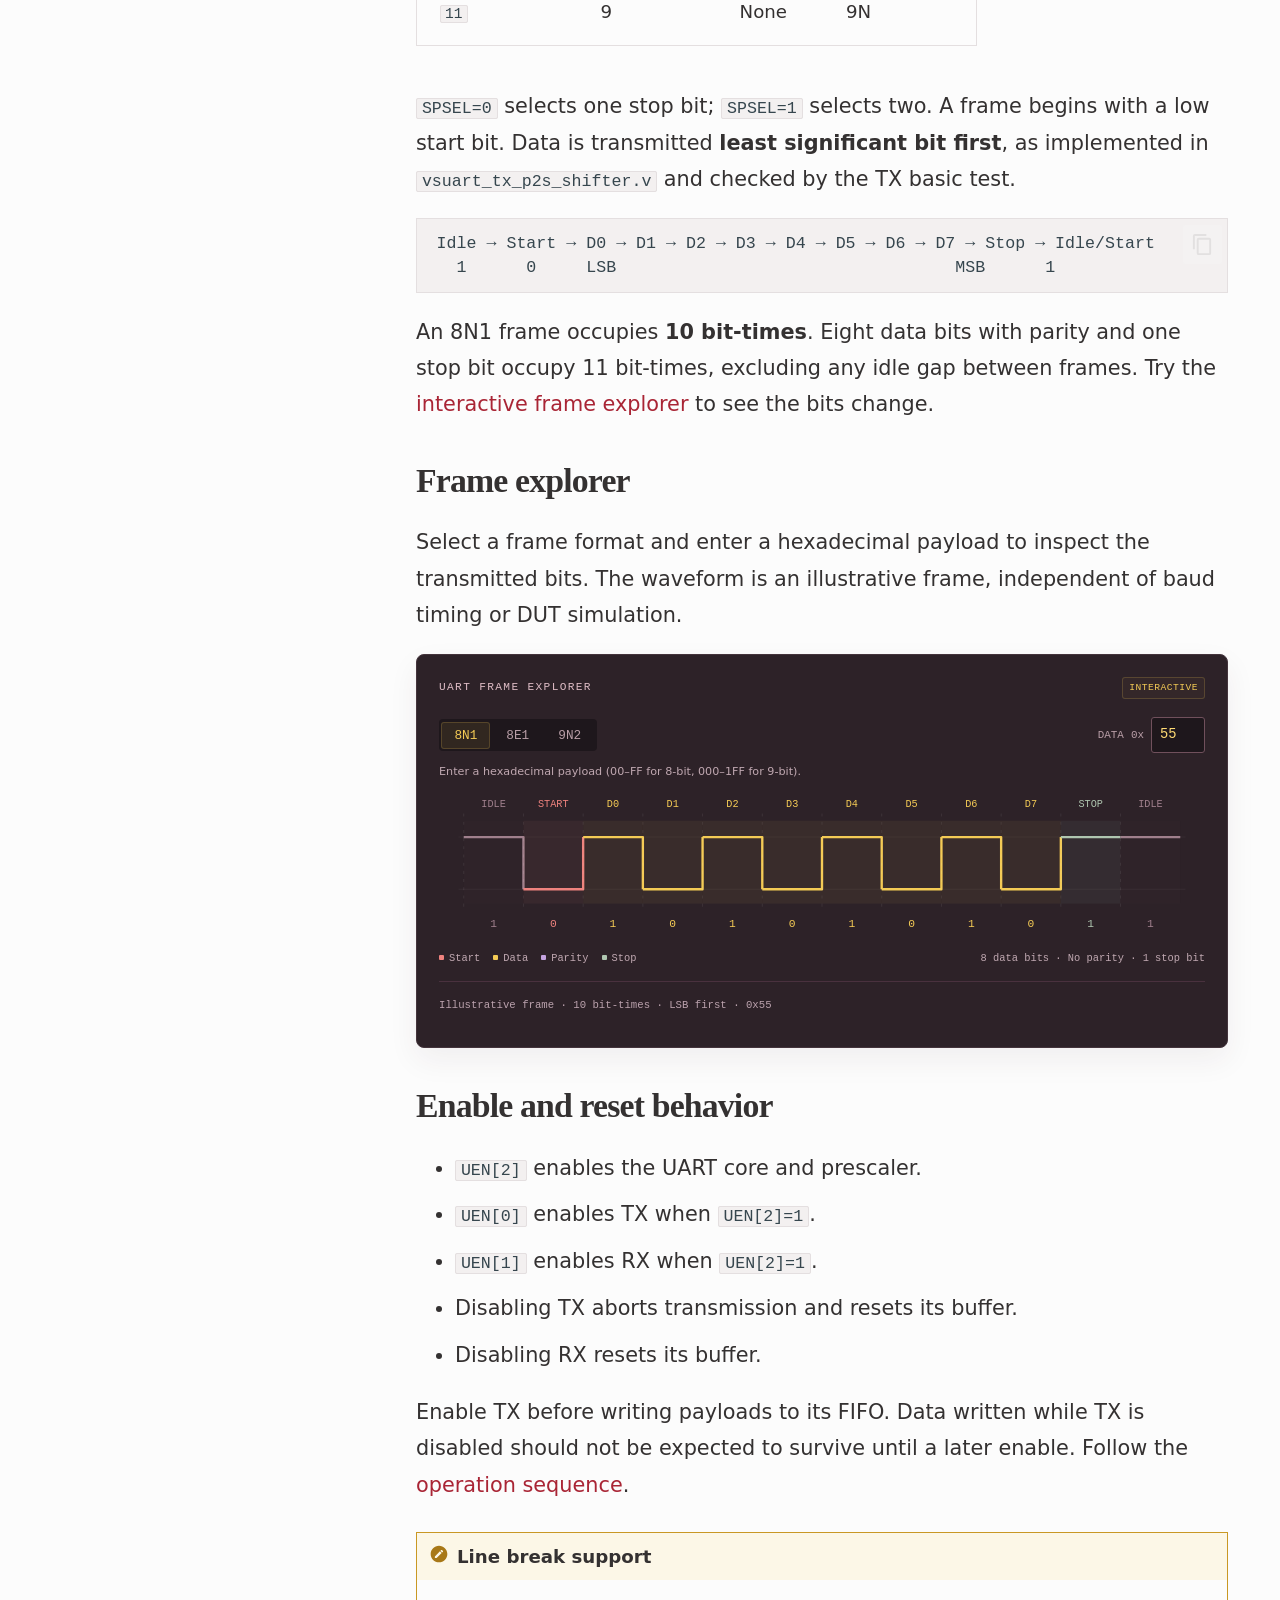
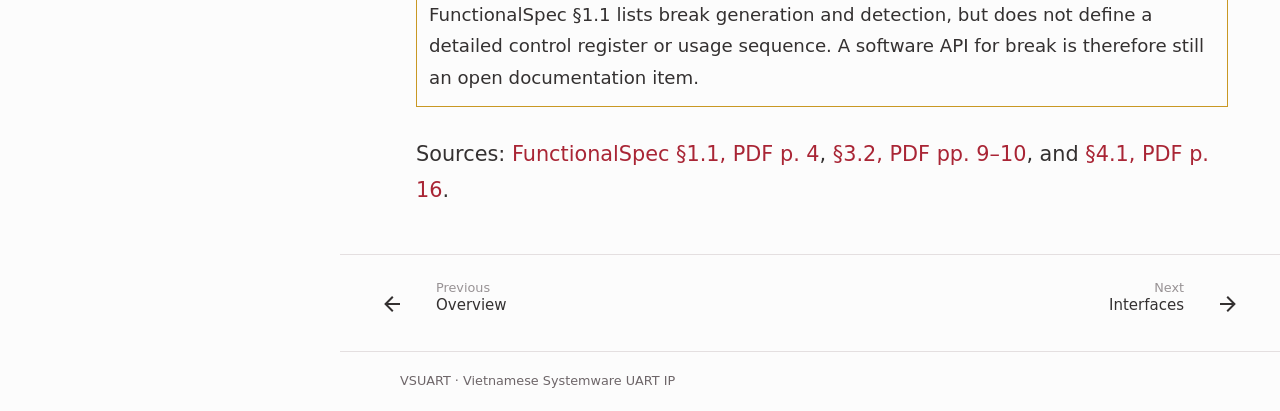
<file: specification/features/index.html>
<!doctype html>
<html lang="en" class="no-js">
  <head>
    
      <meta charset="utf-8">
      <meta name="viewport" content="width=device-width,initial-scale=1">
      
        <meta name="description" content="Technical documentation for the VSUART IP, APB4 interface, RTL architecture, and UVM verification environment.">
      
      
        <meta name="author" content="VS Team">
      
      
      
        <link rel="prev" href="../..">
      
      
        <link rel="next" href="../interfaces/">
      
      
        
      
      
      <link rel="icon" href="../../assets/logo.svg">
      <meta name="generator" content="mkdocs-1.6.1, mkdocs-material-9.8.0">
    
    
      
        <title>Features & frames - VSUART</title>
      
    
    
      <link rel="stylesheet" href="../../assets/stylesheets/main.57a0d79d.min.css">
      
        
        <link rel="stylesheet" href="../../assets/stylesheets/palette.fb2fffe2.min.css">
      
      


    
    
      
    
    
      
    
    
      <link rel="stylesheet" href="../../stylesheets/extra.css?v=sidebar-font-balanced-1">
    
    <script>__md_scope=new URL("../..",location),__md_hash=e=>[...e].reduce(((e,_)=>(e<<5)-e+_.charCodeAt(0)),0),__md_get=(e,_=localStorage,t=__md_scope)=>JSON.parse(_.getItem(t.pathname+"."+e)),__md_set=(e,_,t=localStorage,a=__md_scope)=>{try{t.setItem(a.pathname+"."+e,JSON.stringify(_))}catch(e){}}</script>
    
      

    
    
  
  <meta name="theme-color" content="#921e30">

  </head>
  
  
    
    
      
    
    
    
    
    <body dir="ltr" data-md-color-scheme="default" data-md-color-primary="custom" data-md-color-accent="amber">
  
    
    <input class="md-toggle" data-md-toggle="drawer" type="checkbox" id="__drawer" autocomplete="off">
    <input class="md-toggle" data-md-toggle="search" type="checkbox" id="__search" autocomplete="off">
    <label class="md-overlay" for="__drawer"></label>
    <div data-md-component="skip">
      
        
        <a href="#features-frame-formats" class="md-skip">
          Skip to content
        </a>
      
    </div>
    <div data-md-component="announce">
      
    </div>
    
    
      <header class="md-header" data-md-component="header">
  <nav class="md-header__inner md-grid" aria-label="Header">
    <label class="md-header__button md-icon" for="__drawer" aria-label="Open navigation">
      <svg xmlns="http://www.w3.org/2000/svg" viewBox="0 0 24 24"><path d="M3 6h18v2H3zm0 5h18v2H3zm0 5h18v2H3z"/></svg>
    </label>
    <a href="../.." class="md-header__button md-logo" aria-label="VSUART documentation">
      
  <img src="../../assets/logo.svg" alt="logo">

    </a>
    <div class="md-header__title" data-md-component="header-title">
      <div class="md-header__ellipsis">
        <div class="md-header__topic"><span class="md-ellipsis">VSUART</span></div>
        <div class="md-header__topic" data-md-component="header-topic"><span class="md-ellipsis">Features & frames</span></div>
      </div>
    </div>
    <form class="md-header__option" data-md-component="palette">
  
    
    
    
    <input class="md-option" data-md-color-media="" data-md-color-scheme="default" data-md-color-primary="custom" data-md-color-accent="amber"  aria-label="Switch to dark mode"  type="radio" name="__palette" id="__palette_0">
    
      <label class="md-header__button md-icon" title="Switch to dark mode" for="__palette_1" hidden>
        <svg xmlns="http://www.w3.org/2000/svg" viewBox="0 0 24 24"><path d="m17.75 4.09-2.53 1.94.91 3.06-2.63-1.81-2.63 1.81.91-3.06-2.53-1.94L12.44 4l1.06-3 1.06 3zm3.5 6.91-1.64 1.25.59 1.98-1.7-1.17-1.7 1.17.59-1.98L15.75 11l2.06-.05L18.5 9l.69 1.95zm-2.28 4.95c.83-.08 1.72 1.1 1.19 1.85-.32.45-.66.87-1.08 1.27C15.17 23 8.84 23 4.94 19.07c-3.91-3.9-3.91-10.24 0-14.14.4-.4.82-.76 1.27-1.08.75-.53 1.93.36 1.85 1.19-.27 2.86.69 5.83 2.89 8.02a9.96 9.96 0 0 0 8.02 2.89m-1.64 2.02a12.08 12.08 0 0 1-7.8-3.47c-2.17-2.19-3.33-5-3.49-7.82-2.81 3.14-2.7 7.96.31 10.98 3.02 3.01 7.84 3.12 10.98.31"/></svg>
      </label>
    
  
    
    
    
    <input class="md-option" data-md-color-media="" data-md-color-scheme="slate" data-md-color-primary="custom" data-md-color-accent="amber"  aria-label="Switch to light mode"  type="radio" name="__palette" id="__palette_1">
    
      <label class="md-header__button md-icon" title="Switch to light mode" for="__palette_0" hidden>
        <svg xmlns="http://www.w3.org/2000/svg" viewBox="0 0 24 24"><path d="M12 7a5 5 0 0 1 5 5 5 5 0 0 1-5 5 5 5 0 0 1-5-5 5 5 0 0 1 5-5m0 2a3 3 0 0 0-3 3 3 3 0 0 0 3 3 3 3 0 0 0 3-3 3 3 0 0 0-3-3m0-7 2.39 3.42C13.65 5.15 12.84 5 12 5s-1.65.15-2.39.42zM3.34 7l4.16-.35A7.2 7.2 0 0 0 5.94 8.5c-.44.74-.69 1.5-.83 2.29zm.02 10 1.76-3.77a7.131 7.131 0 0 0 2.38 4.14zM20.65 7l-1.77 3.79a7.02 7.02 0 0 0-2.38-4.15zm-.01 10-4.14.36c.59-.51 1.12-1.14 1.54-1.86.42-.73.69-1.5.83-2.29zM12 22l-2.41-3.44c.74.27 1.55.44 2.41.44.82 0 1.63-.17 2.37-.44z"/></svg>
      </label>
    
  
</form>
    <script>var palette=__md_get("__palette");if(palette&&palette.color){if("(prefers-color-scheme)"===palette.color.media){var media=matchMedia("(prefers-color-scheme: light)"),input=document.querySelector(media.matches?"[data-md-color-media='(prefers-color-scheme: light)']":"[data-md-color-media='(prefers-color-scheme: dark)']");palette.color.media=input.getAttribute("data-md-color-media"),palette.color.scheme=input.getAttribute("data-md-color-scheme"),palette.color.primary=input.getAttribute("data-md-color-primary"),palette.color.accent=input.getAttribute("data-md-color-accent")}for(var[key,value]of Object.entries(palette.color))document.body.setAttribute("data-md-color-"+key,value)}</script>
    <label class="md-header__button md-icon" for="__search" aria-label="Open search">
      <svg xmlns="http://www.w3.org/2000/svg" viewBox="0 0 24 24"><path d="M9.5 3A6.5 6.5 0 0 1 16 9.5c0 1.61-.59 3.09-1.56 4.23l.27.27h.79l5 5-1.5 1.5-5-5v-.79l-.27-.27A6.52 6.52 0 0 1 9.5 16 6.5 6.5 0 0 1 3 9.5 6.5 6.5 0 0 1 9.5 3m0 2C7 5 5 7 5 9.5S7 14 9.5 14 14 12 14 9.5 12 5 9.5 5"/></svg>
    </label>
    <p class="docs-header-subtitle">Technical documentation</p>
    <div class="md-search" data-md-component="search" role="dialog">
  <label class="md-search__overlay" for="__search"></label>
  <div class="md-search__inner" role="search">
    <form class="md-search__form" name="search">
      <input type="text" class="md-search__input" name="query" aria-label="Search" placeholder="Search" autocapitalize="off" autocorrect="off" autocomplete="off" spellcheck="false" data-md-component="search-query" required>
      <label class="md-search__icon md-icon" for="__search">
        
        <svg xmlns="http://www.w3.org/2000/svg" viewBox="0 0 24 24"><path d="M9.5 3A6.5 6.5 0 0 1 16 9.5c0 1.61-.59 3.09-1.56 4.23l.27.27h.79l5 5-1.5 1.5-5-5v-.79l-.27-.27A6.52 6.52 0 0 1 9.5 16 6.5 6.5 0 0 1 3 9.5 6.5 6.5 0 0 1 9.5 3m0 2C7 5 5 7 5 9.5S7 14 9.5 14 14 12 14 9.5 12 5 9.5 5"/></svg>
        
        <svg xmlns="http://www.w3.org/2000/svg" viewBox="0 0 24 24"><path d="M20 11v2H8l5.5 5.5-1.42 1.42L4.16 12l7.92-7.92L13.5 5.5 8 11z"/></svg>
      </label>
      <nav class="md-search__options" aria-label="Search">
        
        <button type="reset" class="md-search__icon md-icon" title="Clear" aria-label="Clear" tabindex="-1">
          
          <svg xmlns="http://www.w3.org/2000/svg" viewBox="0 0 24 24"><path d="M19 6.41 17.59 5 12 10.59 6.41 5 5 6.41 10.59 12 5 17.59 6.41 19 12 13.41 17.59 19 19 17.59 13.41 12z"/></svg>
        </button>
      </nav>
      
        <div class="md-search__suggest" data-md-component="search-suggest"></div>
      
    </form>
    <div class="md-search__output">
      <div class="md-search__scrollwrap" tabindex="0" data-md-scrollfix>
        <div class="md-search-result" data-md-component="search-result">
          <div class="md-search-result__meta">
            Initializing search
          </div>
          <ol class="md-search-result__list" role="presentation"></ol>
        </div>
      </div>
    </div>
  </div>
</div>
  </nav>
</header>
    
    <div class="md-container" data-md-component="container">
      
      
        
          
        
      
      <main class="md-main" data-md-component="main">
        <div class="md-main__inner md-grid">
          
  <aside class="md-sidebar md-sidebar--primary" data-md-component="sidebar" data-md-type="navigation" aria-label="Documentation sidebar">
    <div class="md-sidebar__scrollwrap">
      <div class="md-sidebar__inner">
        <p class="docs-nav-label">Contents</p>
        



  

<nav class="md-nav md-nav--primary md-nav--integrated" aria-label="Navigation" data-md-level="0">
  <label class="md-nav__title" for="__drawer">
    <a href="../.." title="VSUART" class="md-nav__button md-logo" aria-label="VSUART" data-md-component="logo">
      
  <img src="../../assets/logo.svg" alt="logo">

    </a>
    VSUART
  </label>
  
  <ul class="md-nav__list" data-md-scrollfix>
    
      
      
  
  
  
  
    <li class="md-nav__item">
      <a href="../.." class="md-nav__link">
        
  
  
  <span class="md-ellipsis">
    
  
    Overview
  

    
  </span>
  
  

      </a>
    </li>
  

    
      
      
  
  
    
  
  
  
    
    
    
    
      
        
        
      
    
    
    <li class="md-nav__item md-nav__item--active md-nav__item--section md-nav__item--nested">
      
        
        
        <input class="md-nav__toggle md-toggle " type="checkbox" id="__nav_2" checked>
        
          
          <label class="md-nav__link" for="__nav_2" id="__nav_2_label" tabindex="">
            
  
  
  <span class="md-ellipsis">
    
  
    Specification
  

    
  </span>
  
  

            <span class="md-nav__icon md-icon"></span>
          </label>
        
        <nav class="md-nav" data-md-level="1" aria-labelledby="__nav_2_label" aria-expanded="true">
          <label class="md-nav__title" for="__nav_2">
            <span class="md-nav__icon md-icon"></span>
            
  
    Specification
  

          </label>
          <ul class="md-nav__list" data-md-scrollfix>
            
              
                
  
  
    
  
  
  
    <li class="md-nav__item md-nav__item--active">
      
      <input class="md-nav__toggle md-toggle" type="checkbox" id="__toc">
      
      
        
      
      
        <label class="md-nav__link md-nav__link--active" for="__toc">
          
  
  
  <span class="md-ellipsis">
    
  
    Features & frames
  

    
  </span>
  
  

          <span class="md-nav__icon md-icon"></span>
        </label>
      
      <a href="./" class="md-nav__link md-nav__link--active">
        
  
  
  <span class="md-ellipsis">
    
  
    Features & frames
  

    
  </span>
  
  

      </a>
      
        

<nav class="md-nav md-nav--secondary" aria-label="Table of contents">
  
  
  
    
  
  
    <label class="md-nav__title" for="__toc">
      <span class="md-nav__icon md-icon"></span>
      Table of contents
    </label>
    <ul class="md-nav__list" data-md-component="toc" data-md-scrollfix>
      
        <li class="md-nav__item">
  <a href="#at-a-glance" class="md-nav__link">
    <span class="md-ellipsis">
      
        At a glance
      
    </span>
  </a>
  
</li>
      
        <li class="md-nav__item">
  <a href="#choose-a-frame-format" class="md-nav__link">
    <span class="md-ellipsis">
      
        Choose a frame format
      
    </span>
  </a>
  
</li>
      
        <li class="md-nav__item">
  <a href="#frame-explorer" class="md-nav__link">
    <span class="md-ellipsis">
      
        Frame explorer
      
    </span>
  </a>
  
</li>
      
        <li class="md-nav__item">
  <a href="#enable-and-reset-behavior" class="md-nav__link">
    <span class="md-ellipsis">
      
        Enable and reset behavior
      
    </span>
  </a>
  
</li>
      
    </ul>
  
</nav>
      
    </li>
  

              
            
              
                
  
  
  
  
    <li class="md-nav__item">
      <a href="../interfaces/" class="md-nav__link">
        
  
  
  <span class="md-ellipsis">
    
  
    Interfaces
  

    
  </span>
  
  

      </a>
    </li>
  

              
            
              
                
  
  
  
  
    <li class="md-nav__item">
      <a href="../registers/" class="md-nav__link">
        
  
  
  <span class="md-ellipsis">
    
  
    Register map
  

    
  </span>
  
  

      </a>
    </li>
  

              
            
              
                
  
  
  
  
    <li class="md-nav__item">
      <a href="../baudrate/" class="md-nav__link">
        
  
  
  <span class="md-ellipsis">
    
  
    Clock & baud rate
  

    
  </span>
  
  

      </a>
    </li>
  

              
            
              
                
  
  
  
  
    <li class="md-nav__item">
      <a href="../operation/" class="md-nav__link">
        
  
  
  <span class="md-ellipsis">
    
  
    UART operation
  

    
  </span>
  
  

      </a>
    </li>
  

              
            
              
                
  
  
  
  
    <li class="md-nav__item">
      <a href="../interrupts/" class="md-nav__link">
        
  
  
  <span class="md-ellipsis">
    
  
    Interrupts & errors
  

    
  </span>
  
  

      </a>
    </li>
  

              
            
          </ul>
        </nav>
      
    </li>
  

    
      
      
  
  
  
  
    
    
    
    
      
        
        
      
    
    
    <li class="md-nav__item md-nav__item--section md-nav__item--nested">
      
        
        
        <input class="md-nav__toggle md-toggle " type="checkbox" id="__nav_3" >
        
          
          <label class="md-nav__link" for="__nav_3" id="__nav_3_label" tabindex="">
            
  
  
  <span class="md-ellipsis">
    
  
    RTL design
  

    
  </span>
  
  

            <span class="md-nav__icon md-icon"></span>
          </label>
        
        <nav class="md-nav" data-md-level="1" aria-labelledby="__nav_3_label" aria-expanded="false">
          <label class="md-nav__title" for="__nav_3">
            <span class="md-nav__icon md-icon"></span>
            
  
    RTL design
  

          </label>
          <ul class="md-nav__list" data-md-scrollfix>
            
              
                
  
  
  
  
    <li class="md-nav__item">
      <a href="../../design/architecture/" class="md-nav__link">
        
  
  
  <span class="md-ellipsis">
    
  
    Architecture
  

    
  </span>
  
  

      </a>
    </li>
  

              
            
          </ul>
        </nav>
      
    </li>
  

    
      
      
  
  
  
  
    
    
    
    
      
        
        
      
    
    
    <li class="md-nav__item md-nav__item--section md-nav__item--nested">
      
        
        
        <input class="md-nav__toggle md-toggle " type="checkbox" id="__nav_4" >
        
          
          <label class="md-nav__link" for="__nav_4" id="__nav_4_label" tabindex="">
            
  
  
  <span class="md-ellipsis">
    
  
    Verification
  

    
  </span>
  
  

            <span class="md-nav__icon md-icon"></span>
          </label>
        
        <nav class="md-nav" data-md-level="1" aria-labelledby="__nav_4_label" aria-expanded="false">
          <label class="md-nav__title" for="__nav_4">
            <span class="md-nav__icon md-icon"></span>
            
  
    Verification
  

          </label>
          <ul class="md-nav__list" data-md-scrollfix>
            
              
                
  
  
  
  
    <li class="md-nav__item">
      <a href="../../verification/environment/" class="md-nav__link">
        
  
  
  <span class="md-ellipsis">
    
  
    UVM environment
  

    
  </span>
  
  

      </a>
    </li>
  

              
            
              
                
  
  
  
  
    <li class="md-nav__item">
      <a href="../../verification/tests/" class="md-nav__link">
        
  
  
  <span class="md-ellipsis">
    
  
    Tests
  

    
  </span>
  
  

      </a>
    </li>
  

              
            
          </ul>
        </nav>
      
    </li>
  

    
  </ul>
</nav>
        <div class="docs-sidebar-footer">VS Team <span>·</span> UART IP</div>
      </div>
    </div>
  </aside>

          
            <div class="md-content" data-md-component="content">
              
              <article class="md-content__inner md-typeset">
                
  <nav class="docs-breadcrumb" aria-label="Breadcrumb">
    <a href="../..">Docs</a>
    <span aria-hidden="true">/</span>
    
      
        <span>Specification</span><span aria-hidden="true">/</span>
      
      <span aria-current="page">Features & frames</span>
    
  </nav>
  



<h1 id="features-frame-formats">Features &amp; frame formats<a class="headerlink" href="#features-frame-formats" title="Permanent link">&para;</a></h1>
<p>VSUART is a configurable serial transmitter and receiver controlled through an APB4 slave interface. The design separates the APB clock domain from the UART core; a prescaler derives <code>u_clk</code> from <code>sys_clk</code>.</p>
<h2 id="at-a-glance">At a glance<a class="headerlink" href="#at-a-glance" title="Permanent link">&para;</a></h2>
<table>
<thead>
<tr>
<th>Capability</th>
<th>Project specification</th>
</tr>
</thead>
<tbody>
<tr>
<td>Host interface</td>
<td>APB4 slave with continuous read/write transactions</td>
</tr>
<tr>
<td>Data width</td>
<td>8 or 9 bits</td>
</tr>
<tr>
<td>Parity</td>
<td>None, odd, or even for 8-bit data; none for 9-bit data</td>
</tr>
<tr>
<td>Stop bits</td>
<td>1 or 2</td>
</tr>
<tr>
<td>Buffering</td>
<td>TX/RX FIFOs up to 128 entries</td>
</tr>
<tr>
<td>Timing</td>
<td>Programmable prescaler and baud divisor; 4× or 16× oversampling</td>
</tr>
<tr>
<td>Interrupts</td>
<td>TX, RX, and error outputs; TX/RX triggers selected by <code>CR</code></td>
</tr>
<tr>
<td>RX checks</td>
<td>Framing and parity error detection</td>
</tr>
</tbody>
</table>
<p>Although the overview references 16550 functionality, VSUART defines its own <a href="../registers/">register map</a>. Software compatibility with a standard 16550 register layout should not be assumed.</p>
<h2 id="choose-a-frame-format">Choose a frame format<a class="headerlink" href="#choose-a-frame-format" title="Permanent link">&para;</a></h2>
<table>
<thead>
<tr>
<th><code>PDSEL[17:16]</code></th>
<th>Data bits</th>
<th>Parity</th>
<th>Shorthand</th>
</tr>
</thead>
<tbody>
<tr>
<td><code>00</code></td>
<td>8</td>
<td>None</td>
<td>8N</td>
</tr>
<tr>
<td><code>01</code></td>
<td>8</td>
<td>Odd</td>
<td>8O</td>
</tr>
<tr>
<td><code>10</code></td>
<td>8</td>
<td>Even</td>
<td>8E</td>
</tr>
<tr>
<td><code>11</code></td>
<td>9</td>
<td>None</td>
<td>9N</td>
</tr>
</tbody>
</table>
<p><code>SPSEL=0</code> selects one stop bit; <code>SPSEL=1</code> selects two. A frame begins with a low start bit. Data is transmitted <strong>least significant bit first</strong>, as implemented in <code>vsuart_tx_p2s_shifter.v</code> and checked by the TX basic test.</p>
<div class="highlight"><pre><span></span><code><a id="__codelineno-0-1" name="__codelineno-0-1" href="#__codelineno-0-1"></a>Idle → Start → D0 → D1 → D2 → D3 → D4 → D5 → D6 → D7 → Stop → Idle/Start
<a id="__codelineno-0-2" name="__codelineno-0-2" href="#__codelineno-0-2"></a>  1      0     LSB                                  MSB      1
</code></pre></div>
<p>An 8N1 frame occupies <strong>10 bit-times</strong>. Eight data bits with parity and one stop bit occupy 11 bit-times, excluding any idle gap between frames. Try the <a href="#frame-explorer">interactive frame explorer</a> to see the bits change.</p>
<h2 id="frame-explorer">Frame explorer<a class="headerlink" href="#frame-explorer" title="Permanent link">&para;</a></h2>
<p>Select a frame format and enter a hexadecimal payload to inspect the transmitted bits. The waveform is an illustrative frame, independent of baud timing or DUT simulation.</p>
<div class="frame-demo">
    <div class="demo-toolbar"><span class="mono-label">UART FRAME EXPLORER</span><span class="demo-badge">INTERACTIVE</span></div>
    <div class="frame-controls"><div class="frame-presets" role="group" aria-label="Frame format"><button type="button" data-frame="8N1" aria-pressed="true">8N1</button><button type="button" data-frame="8E1" aria-pressed="false">8E1</button><button type="button" data-frame="9N2" aria-pressed="false">9N2</button></div><label for="frame-payload">DATA <span>0x</span><input id="frame-payload" value="55" maxlength="3" inputmode="text" spellcheck="false" aria-describedby="frame-input-help"></label></div>
    <p id="frame-input-help" class="frame-help">Enter a hexadecimal payload (00–FF for 8-bit, 000–1FF for 9-bit).</p>
    <div class="waveform-scroll" tabindex="0" role="region" aria-label="UART waveform; scroll horizontally to see the complete frame"><svg id="frame-waveform" viewBox="0 0 760 148" role="img" aria-label="8N1 UART waveform for hexadecimal 55"></svg></div>
    <div class="frame-legend"><span><i class="legend-start"></i>Start</span><span><i class="legend-data"></i>Data</span><span><i class="legend-parity"></i>Parity</span><span><i class="legend-stop"></i>Stop</span><strong id="frame-summary" aria-live="polite">8 data bits · No parity · 1 stop bit</strong></div>
    <p class="demo-note" id="frame-note" aria-live="polite">Illustrative frame · 10 bit-times · LSB first</p>
    <noscript><p>Enable JavaScript to explore frames. An 8N1 frame contains a low start bit, eight data bits sent LSB first, and a high stop bit: 10 bit-times in total.</p></noscript>
  </div>

<h2 id="enable-and-reset-behavior">Enable and reset behavior<a class="headerlink" href="#enable-and-reset-behavior" title="Permanent link">&para;</a></h2>
<ul>
<li><code>UEN[2]</code> enables the UART core and prescaler.</li>
<li><code>UEN[0]</code> enables TX when <code>UEN[2]=1</code>.</li>
<li><code>UEN[1]</code> enables RX when <code>UEN[2]=1</code>.</li>
<li>Disabling TX aborts transmission and resets its buffer.</li>
<li>Disabling RX resets its buffer.</li>
</ul>
<p>Enable TX before writing payloads to its FIFO. Data written while TX is disabled should not be expected to survive until a later enable. Follow the <a href="../operation/">operation sequence</a>.</p>
<div class="admonition note">
<p class="admonition-title">Line break support</p>
<p>FunctionalSpec §1.1 lists break generation and detection, but does not define a detailed control register or usage sequence. A software API for break is therefore still an open documentation item.</p>
</div>
<p>Sources: <a href="../../downloads/VSUART_FunctionalSpec.pdf#page=4">FunctionalSpec §1.1, PDF p. 4</a>, <a href="../../downloads/VSUART_FunctionalSpec.pdf#page=9">§3.2, PDF pp. 9–10</a>, and <a href="../../downloads/VSUART_FunctionalSpec.pdf#page=16">§4.1, PDF p. 16</a>.</p>













              </article>
            </div>
          
          
<script>var target=document.getElementById(location.hash.slice(1));target&&target.name&&(target.checked=target.name.startsWith("__tabbed_"))</script>
        </div>
        
          <button type="button" class="md-top md-icon" data-md-component="top" hidden>
  
  <svg xmlns="http://www.w3.org/2000/svg" viewBox="0 0 24 24"><path d="M13 20h-2V8l-5.5 5.5-1.42-1.42L12 4.16l7.92 7.92-1.42 1.42L13 8z"/></svg>
  Back to top
</button>
        
      </main>
      
        <footer class="md-footer">
  
    
      
      <nav class="md-footer__inner md-grid" aria-label="Footer" >
        
          
          <a href="../.." class="md-footer__link md-footer__link--prev" aria-label="Previous: Overview">
            <div class="md-footer__button md-icon">
              
              <svg xmlns="http://www.w3.org/2000/svg" viewBox="0 0 24 24"><path d="M20 11v2H8l5.5 5.5-1.42 1.42L4.16 12l7.92-7.92L13.5 5.5 8 11z"/></svg>
            </div>
            <div class="md-footer__title">
              <span class="md-footer__direction">
                Previous
              </span>
              <div class="md-ellipsis">
                Overview
              </div>
            </div>
          </a>
        
        
          
          <a href="../interfaces/" class="md-footer__link md-footer__link--next" aria-label="Next: Interfaces">
            <div class="md-footer__title">
              <span class="md-footer__direction">
                Next
              </span>
              <div class="md-ellipsis">
                Interfaces
              </div>
            </div>
            <div class="md-footer__button md-icon">
              
              <svg xmlns="http://www.w3.org/2000/svg" viewBox="0 0 24 24"><path d="M4 11v2h12l-5.5 5.5 1.42 1.42L19.84 12l-7.92-7.92L10.5 5.5 16 11z"/></svg>
            </div>
          </a>
        
      </nav>
    
  
  <div class="md-footer-meta md-typeset">
    <div class="md-footer-meta__inner md-grid">
      <div class="md-copyright">
  
    <div class="md-copyright__highlight">
      VSUART · Vietnamese Systemware UART IP
    </div>
  
  
</div>
      
    </div>
  </div>
</footer>
      
    </div>
    <div class="md-dialog" data-md-component="dialog">
      <div class="md-dialog__inner md-typeset"></div>
    </div>
    
    
    
      
      
      <script id="__config" type="application/json">{"annotate": null, "base": "../..", "features": ["navigation.sections", "toc.integrate", "navigation.tracking", "navigation.top", "navigation.footer", "search.suggest", "search.highlight", "content.code.copy"], "search": "../../assets/javascripts/workers/search.a7633da7.min.js", "tags": null, "translations": {"clipboard.copied": "Copied to clipboard", "clipboard.copy": "Copy to clipboard", "search.result.more.one": "1 more on this page", "search.result.more.other": "# more on this page", "search.result.none": "No matching documents", "search.result.one": "1 matching document", "search.result.other": "# matching documents", "search.result.placeholder": "Type to start searching", "search.result.term.missing": "Missing", "select.version": "Select version"}, "version": null}</script>
    
    
      <script src="../../assets/javascripts/bundle.c21346df.min.js"></script>
      
        <script src="../../javascripts/baudrate.js"></script>
      
        <script src="../../javascripts/frame-explorer.js"></script>
      
    
  </body>
</html>
</file>
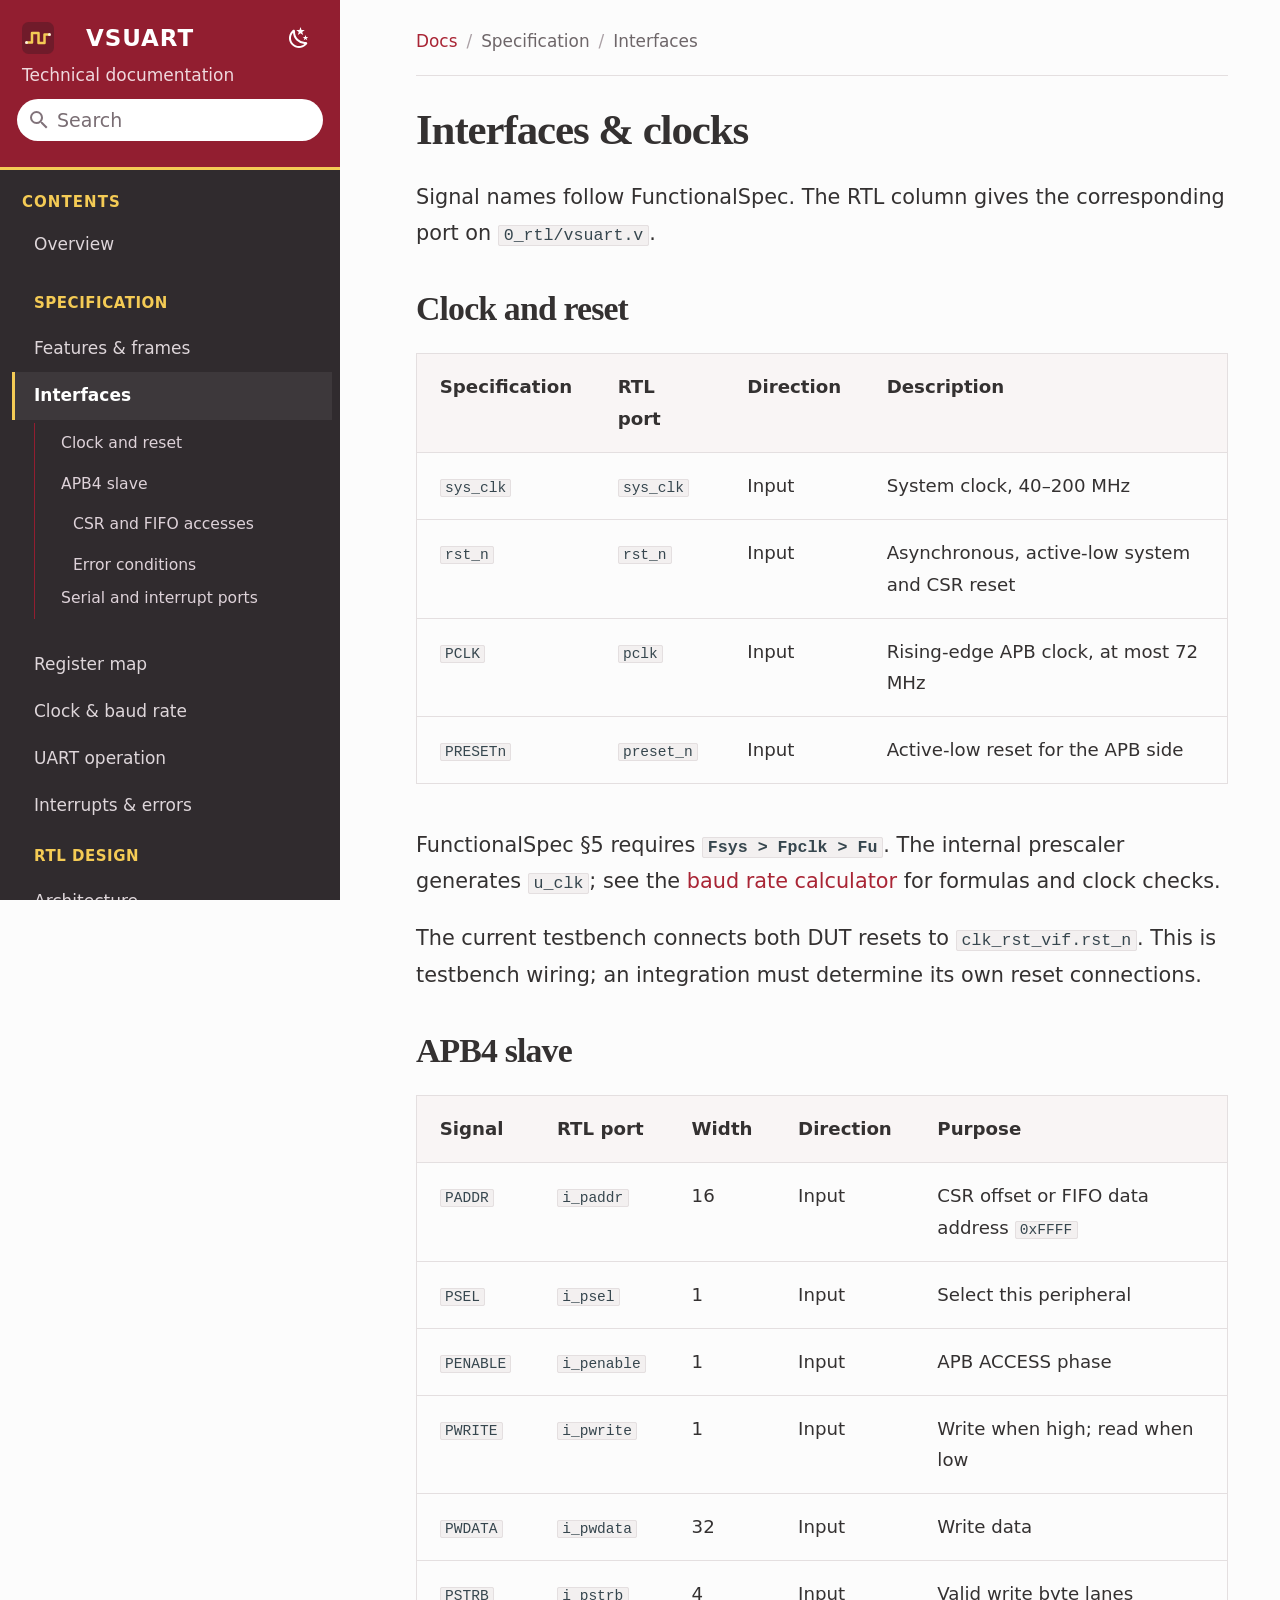
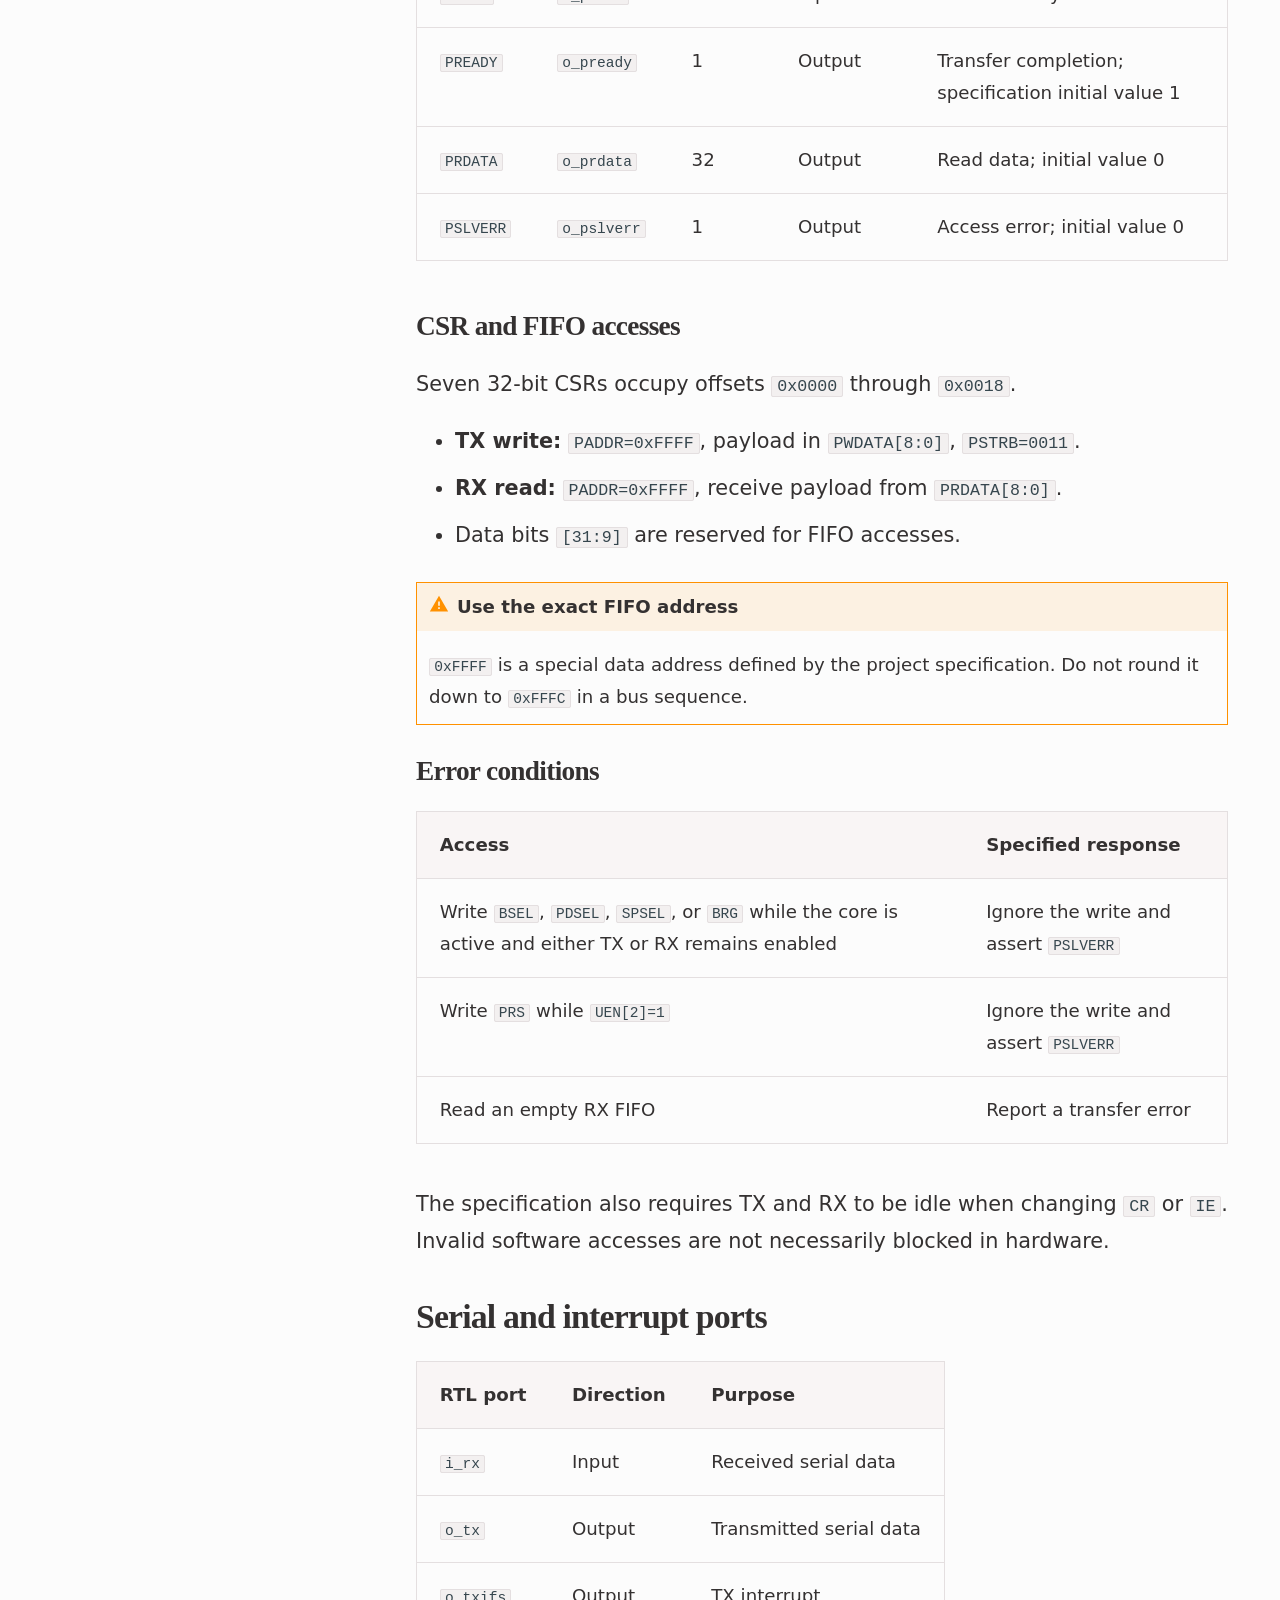
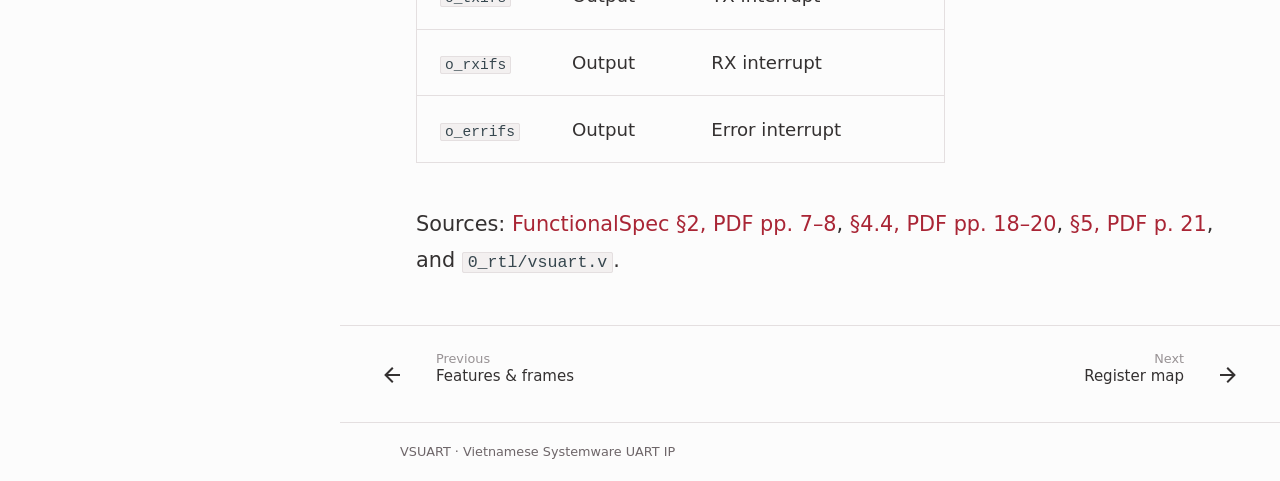
<file: specification/interfaces/index.html>
<!doctype html>
<html lang="en" class="no-js">
  <head>
    
      <meta charset="utf-8">
      <meta name="viewport" content="width=device-width,initial-scale=1">
      
        <meta name="description" content="Technical documentation for the VSUART IP, APB4 interface, RTL architecture, and UVM verification environment.">
      
      
        <meta name="author" content="VS Team">
      
      
      
        <link rel="prev" href="../features/">
      
      
        <link rel="next" href="../registers/">
      
      
        
      
      
      <link rel="icon" href="../../assets/logo.svg">
      <meta name="generator" content="mkdocs-1.6.1, mkdocs-material-9.8.0">
    
    
      
        <title>Interfaces - VSUART</title>
      
    
    
      <link rel="stylesheet" href="../../assets/stylesheets/main.57a0d79d.min.css">
      
        
        <link rel="stylesheet" href="../../assets/stylesheets/palette.fb2fffe2.min.css">
      
      


    
    
      
    
    
      
    
    
      <link rel="stylesheet" href="../../stylesheets/extra.css?v=sidebar-font-balanced-1">
    
    <script>__md_scope=new URL("../..",location),__md_hash=e=>[...e].reduce(((e,_)=>(e<<5)-e+_.charCodeAt(0)),0),__md_get=(e,_=localStorage,t=__md_scope)=>JSON.parse(_.getItem(t.pathname+"."+e)),__md_set=(e,_,t=localStorage,a=__md_scope)=>{try{t.setItem(a.pathname+"."+e,JSON.stringify(_))}catch(e){}}</script>
    
      

    
    
  
  <meta name="theme-color" content="#921e30">

  </head>
  
  
    
    
      
    
    
    
    
    <body dir="ltr" data-md-color-scheme="default" data-md-color-primary="custom" data-md-color-accent="amber">
  
    
    <input class="md-toggle" data-md-toggle="drawer" type="checkbox" id="__drawer" autocomplete="off">
    <input class="md-toggle" data-md-toggle="search" type="checkbox" id="__search" autocomplete="off">
    <label class="md-overlay" for="__drawer"></label>
    <div data-md-component="skip">
      
        
        <a href="#interfaces-clocks" class="md-skip">
          Skip to content
        </a>
      
    </div>
    <div data-md-component="announce">
      
    </div>
    
    
      <header class="md-header" data-md-component="header">
  <nav class="md-header__inner md-grid" aria-label="Header">
    <label class="md-header__button md-icon" for="__drawer" aria-label="Open navigation">
      <svg xmlns="http://www.w3.org/2000/svg" viewBox="0 0 24 24"><path d="M3 6h18v2H3zm0 5h18v2H3zm0 5h18v2H3z"/></svg>
    </label>
    <a href="../.." class="md-header__button md-logo" aria-label="VSUART documentation">
      
  <img src="../../assets/logo.svg" alt="logo">

    </a>
    <div class="md-header__title" data-md-component="header-title">
      <div class="md-header__ellipsis">
        <div class="md-header__topic"><span class="md-ellipsis">VSUART</span></div>
        <div class="md-header__topic" data-md-component="header-topic"><span class="md-ellipsis">Interfaces</span></div>
      </div>
    </div>
    <form class="md-header__option" data-md-component="palette">
  
    
    
    
    <input class="md-option" data-md-color-media="" data-md-color-scheme="default" data-md-color-primary="custom" data-md-color-accent="amber"  aria-label="Switch to dark mode"  type="radio" name="__palette" id="__palette_0">
    
      <label class="md-header__button md-icon" title="Switch to dark mode" for="__palette_1" hidden>
        <svg xmlns="http://www.w3.org/2000/svg" viewBox="0 0 24 24"><path d="m17.75 4.09-2.53 1.94.91 3.06-2.63-1.81-2.63 1.81.91-3.06-2.53-1.94L12.44 4l1.06-3 1.06 3zm3.5 6.91-1.64 1.25.59 1.98-1.7-1.17-1.7 1.17.59-1.98L15.75 11l2.06-.05L18.5 9l.69 1.95zm-2.28 4.95c.83-.08 1.72 1.1 1.19 1.85-.32.45-.66.87-1.08 1.27C15.17 23 8.84 23 4.94 19.07c-3.91-3.9-3.91-10.24 0-14.14.4-.4.82-.76 1.27-1.08.75-.53 1.93.36 1.85 1.19-.27 2.86.69 5.83 2.89 8.02a9.96 9.96 0 0 0 8.02 2.89m-1.64 2.02a12.08 12.08 0 0 1-7.8-3.47c-2.17-2.19-3.33-5-3.49-7.82-2.81 3.14-2.7 7.96.31 10.98 3.02 3.01 7.84 3.12 10.98.31"/></svg>
      </label>
    
  
    
    
    
    <input class="md-option" data-md-color-media="" data-md-color-scheme="slate" data-md-color-primary="custom" data-md-color-accent="amber"  aria-label="Switch to light mode"  type="radio" name="__palette" id="__palette_1">
    
      <label class="md-header__button md-icon" title="Switch to light mode" for="__palette_0" hidden>
        <svg xmlns="http://www.w3.org/2000/svg" viewBox="0 0 24 24"><path d="M12 7a5 5 0 0 1 5 5 5 5 0 0 1-5 5 5 5 0 0 1-5-5 5 5 0 0 1 5-5m0 2a3 3 0 0 0-3 3 3 3 0 0 0 3 3 3 3 0 0 0 3-3 3 3 0 0 0-3-3m0-7 2.39 3.42C13.65 5.15 12.84 5 12 5s-1.65.15-2.39.42zM3.34 7l4.16-.35A7.2 7.2 0 0 0 5.94 8.5c-.44.74-.69 1.5-.83 2.29zm.02 10 1.76-3.77a7.131 7.131 0 0 0 2.38 4.14zM20.65 7l-1.77 3.79a7.02 7.02 0 0 0-2.38-4.15zm-.01 10-4.14.36c.59-.51 1.12-1.14 1.54-1.86.42-.73.69-1.5.83-2.29zM12 22l-2.41-3.44c.74.27 1.55.44 2.41.44.82 0 1.63-.17 2.37-.44z"/></svg>
      </label>
    
  
</form>
    <script>var palette=__md_get("__palette");if(palette&&palette.color){if("(prefers-color-scheme)"===palette.color.media){var media=matchMedia("(prefers-color-scheme: light)"),input=document.querySelector(media.matches?"[data-md-color-media='(prefers-color-scheme: light)']":"[data-md-color-media='(prefers-color-scheme: dark)']");palette.color.media=input.getAttribute("data-md-color-media"),palette.color.scheme=input.getAttribute("data-md-color-scheme"),palette.color.primary=input.getAttribute("data-md-color-primary"),palette.color.accent=input.getAttribute("data-md-color-accent")}for(var[key,value]of Object.entries(palette.color))document.body.setAttribute("data-md-color-"+key,value)}</script>
    <label class="md-header__button md-icon" for="__search" aria-label="Open search">
      <svg xmlns="http://www.w3.org/2000/svg" viewBox="0 0 24 24"><path d="M9.5 3A6.5 6.5 0 0 1 16 9.5c0 1.61-.59 3.09-1.56 4.23l.27.27h.79l5 5-1.5 1.5-5-5v-.79l-.27-.27A6.52 6.52 0 0 1 9.5 16 6.5 6.5 0 0 1 3 9.5 6.5 6.5 0 0 1 9.5 3m0 2C7 5 5 7 5 9.5S7 14 9.5 14 14 12 14 9.5 12 5 9.5 5"/></svg>
    </label>
    <p class="docs-header-subtitle">Technical documentation</p>
    <div class="md-search" data-md-component="search" role="dialog">
  <label class="md-search__overlay" for="__search"></label>
  <div class="md-search__inner" role="search">
    <form class="md-search__form" name="search">
      <input type="text" class="md-search__input" name="query" aria-label="Search" placeholder="Search" autocapitalize="off" autocorrect="off" autocomplete="off" spellcheck="false" data-md-component="search-query" required>
      <label class="md-search__icon md-icon" for="__search">
        
        <svg xmlns="http://www.w3.org/2000/svg" viewBox="0 0 24 24"><path d="M9.5 3A6.5 6.5 0 0 1 16 9.5c0 1.61-.59 3.09-1.56 4.23l.27.27h.79l5 5-1.5 1.5-5-5v-.79l-.27-.27A6.52 6.52 0 0 1 9.5 16 6.5 6.5 0 0 1 3 9.5 6.5 6.5 0 0 1 9.5 3m0 2C7 5 5 7 5 9.5S7 14 9.5 14 14 12 14 9.5 12 5 9.5 5"/></svg>
        
        <svg xmlns="http://www.w3.org/2000/svg" viewBox="0 0 24 24"><path d="M20 11v2H8l5.5 5.5-1.42 1.42L4.16 12l7.92-7.92L13.5 5.5 8 11z"/></svg>
      </label>
      <nav class="md-search__options" aria-label="Search">
        
        <button type="reset" class="md-search__icon md-icon" title="Clear" aria-label="Clear" tabindex="-1">
          
          <svg xmlns="http://www.w3.org/2000/svg" viewBox="0 0 24 24"><path d="M19 6.41 17.59 5 12 10.59 6.41 5 5 6.41 10.59 12 5 17.59 6.41 19 12 13.41 17.59 19 19 17.59 13.41 12z"/></svg>
        </button>
      </nav>
      
        <div class="md-search__suggest" data-md-component="search-suggest"></div>
      
    </form>
    <div class="md-search__output">
      <div class="md-search__scrollwrap" tabindex="0" data-md-scrollfix>
        <div class="md-search-result" data-md-component="search-result">
          <div class="md-search-result__meta">
            Initializing search
          </div>
          <ol class="md-search-result__list" role="presentation"></ol>
        </div>
      </div>
    </div>
  </div>
</div>
  </nav>
</header>
    
    <div class="md-container" data-md-component="container">
      
      
        
          
        
      
      <main class="md-main" data-md-component="main">
        <div class="md-main__inner md-grid">
          
  <aside class="md-sidebar md-sidebar--primary" data-md-component="sidebar" data-md-type="navigation" aria-label="Documentation sidebar">
    <div class="md-sidebar__scrollwrap">
      <div class="md-sidebar__inner">
        <p class="docs-nav-label">Contents</p>
        



  

<nav class="md-nav md-nav--primary md-nav--integrated" aria-label="Navigation" data-md-level="0">
  <label class="md-nav__title" for="__drawer">
    <a href="../.." title="VSUART" class="md-nav__button md-logo" aria-label="VSUART" data-md-component="logo">
      
  <img src="../../assets/logo.svg" alt="logo">

    </a>
    VSUART
  </label>
  
  <ul class="md-nav__list" data-md-scrollfix>
    
      
      
  
  
  
  
    <li class="md-nav__item">
      <a href="../.." class="md-nav__link">
        
  
  
  <span class="md-ellipsis">
    
  
    Overview
  

    
  </span>
  
  

      </a>
    </li>
  

    
      
      
  
  
    
  
  
  
    
    
    
    
      
        
        
      
    
    
    <li class="md-nav__item md-nav__item--active md-nav__item--section md-nav__item--nested">
      
        
        
        <input class="md-nav__toggle md-toggle " type="checkbox" id="__nav_2" checked>
        
          
          <label class="md-nav__link" for="__nav_2" id="__nav_2_label" tabindex="">
            
  
  
  <span class="md-ellipsis">
    
  
    Specification
  

    
  </span>
  
  

            <span class="md-nav__icon md-icon"></span>
          </label>
        
        <nav class="md-nav" data-md-level="1" aria-labelledby="__nav_2_label" aria-expanded="true">
          <label class="md-nav__title" for="__nav_2">
            <span class="md-nav__icon md-icon"></span>
            
  
    Specification
  

          </label>
          <ul class="md-nav__list" data-md-scrollfix>
            
              
                
  
  
  
  
    <li class="md-nav__item">
      <a href="../features/" class="md-nav__link">
        
  
  
  <span class="md-ellipsis">
    
  
    Features & frames
  

    
  </span>
  
  

      </a>
    </li>
  

              
            
              
                
  
  
    
  
  
  
    <li class="md-nav__item md-nav__item--active">
      
      <input class="md-nav__toggle md-toggle" type="checkbox" id="__toc">
      
      
        
      
      
        <label class="md-nav__link md-nav__link--active" for="__toc">
          
  
  
  <span class="md-ellipsis">
    
  
    Interfaces
  

    
  </span>
  
  

          <span class="md-nav__icon md-icon"></span>
        </label>
      
      <a href="./" class="md-nav__link md-nav__link--active">
        
  
  
  <span class="md-ellipsis">
    
  
    Interfaces
  

    
  </span>
  
  

      </a>
      
        

<nav class="md-nav md-nav--secondary" aria-label="Table of contents">
  
  
  
    
  
  
    <label class="md-nav__title" for="__toc">
      <span class="md-nav__icon md-icon"></span>
      Table of contents
    </label>
    <ul class="md-nav__list" data-md-component="toc" data-md-scrollfix>
      
        <li class="md-nav__item">
  <a href="#clock-and-reset" class="md-nav__link">
    <span class="md-ellipsis">
      
        Clock and reset
      
    </span>
  </a>
  
</li>
      
        <li class="md-nav__item">
  <a href="#apb4-slave" class="md-nav__link">
    <span class="md-ellipsis">
      
        APB4 slave
      
    </span>
  </a>
  
    <nav class="md-nav" aria-label="APB4 slave">
      <ul class="md-nav__list">
        
          <li class="md-nav__item">
  <a href="#csr-and-fifo-accesses" class="md-nav__link">
    <span class="md-ellipsis">
      
        CSR and FIFO accesses
      
    </span>
  </a>
  
</li>
        
          <li class="md-nav__item">
  <a href="#error-conditions" class="md-nav__link">
    <span class="md-ellipsis">
      
        Error conditions
      
    </span>
  </a>
  
</li>
        
      </ul>
    </nav>
  
</li>
      
        <li class="md-nav__item">
  <a href="#serial-and-interrupt-ports" class="md-nav__link">
    <span class="md-ellipsis">
      
        Serial and interrupt ports
      
    </span>
  </a>
  
</li>
      
    </ul>
  
</nav>
      
    </li>
  

              
            
              
                
  
  
  
  
    <li class="md-nav__item">
      <a href="../registers/" class="md-nav__link">
        
  
  
  <span class="md-ellipsis">
    
  
    Register map
  

    
  </span>
  
  

      </a>
    </li>
  

              
            
              
                
  
  
  
  
    <li class="md-nav__item">
      <a href="../baudrate/" class="md-nav__link">
        
  
  
  <span class="md-ellipsis">
    
  
    Clock & baud rate
  

    
  </span>
  
  

      </a>
    </li>
  

              
            
              
                
  
  
  
  
    <li class="md-nav__item">
      <a href="../operation/" class="md-nav__link">
        
  
  
  <span class="md-ellipsis">
    
  
    UART operation
  

    
  </span>
  
  

      </a>
    </li>
  

              
            
              
                
  
  
  
  
    <li class="md-nav__item">
      <a href="../interrupts/" class="md-nav__link">
        
  
  
  <span class="md-ellipsis">
    
  
    Interrupts & errors
  

    
  </span>
  
  

      </a>
    </li>
  

              
            
          </ul>
        </nav>
      
    </li>
  

    
      
      
  
  
  
  
    
    
    
    
      
        
        
      
    
    
    <li class="md-nav__item md-nav__item--section md-nav__item--nested">
      
        
        
        <input class="md-nav__toggle md-toggle " type="checkbox" id="__nav_3" >
        
          
          <label class="md-nav__link" for="__nav_3" id="__nav_3_label" tabindex="">
            
  
  
  <span class="md-ellipsis">
    
  
    RTL design
  

    
  </span>
  
  

            <span class="md-nav__icon md-icon"></span>
          </label>
        
        <nav class="md-nav" data-md-level="1" aria-labelledby="__nav_3_label" aria-expanded="false">
          <label class="md-nav__title" for="__nav_3">
            <span class="md-nav__icon md-icon"></span>
            
  
    RTL design
  

          </label>
          <ul class="md-nav__list" data-md-scrollfix>
            
              
                
  
  
  
  
    <li class="md-nav__item">
      <a href="../../design/architecture/" class="md-nav__link">
        
  
  
  <span class="md-ellipsis">
    
  
    Architecture
  

    
  </span>
  
  

      </a>
    </li>
  

              
            
          </ul>
        </nav>
      
    </li>
  

    
      
      
  
  
  
  
    
    
    
    
      
        
        
      
    
    
    <li class="md-nav__item md-nav__item--section md-nav__item--nested">
      
        
        
        <input class="md-nav__toggle md-toggle " type="checkbox" id="__nav_4" >
        
          
          <label class="md-nav__link" for="__nav_4" id="__nav_4_label" tabindex="">
            
  
  
  <span class="md-ellipsis">
    
  
    Verification
  

    
  </span>
  
  

            <span class="md-nav__icon md-icon"></span>
          </label>
        
        <nav class="md-nav" data-md-level="1" aria-labelledby="__nav_4_label" aria-expanded="false">
          <label class="md-nav__title" for="__nav_4">
            <span class="md-nav__icon md-icon"></span>
            
  
    Verification
  

          </label>
          <ul class="md-nav__list" data-md-scrollfix>
            
              
                
  
  
  
  
    <li class="md-nav__item">
      <a href="../../verification/environment/" class="md-nav__link">
        
  
  
  <span class="md-ellipsis">
    
  
    UVM environment
  

    
  </span>
  
  

      </a>
    </li>
  

              
            
              
                
  
  
  
  
    <li class="md-nav__item">
      <a href="../../verification/tests/" class="md-nav__link">
        
  
  
  <span class="md-ellipsis">
    
  
    Tests
  

    
  </span>
  
  

      </a>
    </li>
  

              
            
          </ul>
        </nav>
      
    </li>
  

    
  </ul>
</nav>
        <div class="docs-sidebar-footer">VS Team <span>·</span> UART IP</div>
      </div>
    </div>
  </aside>

          
            <div class="md-content" data-md-component="content">
              
              <article class="md-content__inner md-typeset">
                
  <nav class="docs-breadcrumb" aria-label="Breadcrumb">
    <a href="../..">Docs</a>
    <span aria-hidden="true">/</span>
    
      
        <span>Specification</span><span aria-hidden="true">/</span>
      
      <span aria-current="page">Interfaces</span>
    
  </nav>
  



<h1 id="interfaces-clocks">Interfaces &amp; clocks<a class="headerlink" href="#interfaces-clocks" title="Permanent link">&para;</a></h1>
<p>Signal names follow FunctionalSpec. The RTL column gives the corresponding port on <code>0_rtl/vsuart.v</code>.</p>
<h2 id="clock-and-reset">Clock and reset<a class="headerlink" href="#clock-and-reset" title="Permanent link">&para;</a></h2>
<table>
<thead>
<tr>
<th>Specification</th>
<th>RTL port</th>
<th>Direction</th>
<th>Description</th>
</tr>
</thead>
<tbody>
<tr>
<td><code>sys_clk</code></td>
<td><code>sys_clk</code></td>
<td>Input</td>
<td>System clock, 40–200 MHz</td>
</tr>
<tr>
<td><code>rst_n</code></td>
<td><code>rst_n</code></td>
<td>Input</td>
<td>Asynchronous, active-low system and CSR reset</td>
</tr>
<tr>
<td><code>PCLK</code></td>
<td><code>pclk</code></td>
<td>Input</td>
<td>Rising-edge APB clock, at most 72 MHz</td>
</tr>
<tr>
<td><code>PRESETn</code></td>
<td><code>preset_n</code></td>
<td>Input</td>
<td>Active-low reset for the APB side</td>
</tr>
</tbody>
</table>
<p>FunctionalSpec §5 requires <strong><code>Fsys &gt; Fpclk &gt; Fu</code></strong>. The internal prescaler generates <code>u_clk</code>; see the <a href="../baudrate/">baud rate calculator</a> for formulas and clock checks.</p>
<p>The current testbench connects both DUT resets to <code>clk_rst_vif.rst_n</code>. This is testbench wiring; an integration must determine its own reset connections.</p>
<h2 id="apb4-slave">APB4 slave<a class="headerlink" href="#apb4-slave" title="Permanent link">&para;</a></h2>
<table>
<thead>
<tr>
<th>Signal</th>
<th>RTL port</th>
<th>Width</th>
<th>Direction</th>
<th>Purpose</th>
</tr>
</thead>
<tbody>
<tr>
<td><code>PADDR</code></td>
<td><code>i_paddr</code></td>
<td>16</td>
<td>Input</td>
<td>CSR offset or FIFO data address <code>0xFFFF</code></td>
</tr>
<tr>
<td><code>PSEL</code></td>
<td><code>i_psel</code></td>
<td>1</td>
<td>Input</td>
<td>Select this peripheral</td>
</tr>
<tr>
<td><code>PENABLE</code></td>
<td><code>i_penable</code></td>
<td>1</td>
<td>Input</td>
<td>APB ACCESS phase</td>
</tr>
<tr>
<td><code>PWRITE</code></td>
<td><code>i_pwrite</code></td>
<td>1</td>
<td>Input</td>
<td>Write when high; read when low</td>
</tr>
<tr>
<td><code>PWDATA</code></td>
<td><code>i_pwdata</code></td>
<td>32</td>
<td>Input</td>
<td>Write data</td>
</tr>
<tr>
<td><code>PSTRB</code></td>
<td><code>i_pstrb</code></td>
<td>4</td>
<td>Input</td>
<td>Valid write byte lanes</td>
</tr>
<tr>
<td><code>PREADY</code></td>
<td><code>o_pready</code></td>
<td>1</td>
<td>Output</td>
<td>Transfer completion; specification initial value 1</td>
</tr>
<tr>
<td><code>PRDATA</code></td>
<td><code>o_prdata</code></td>
<td>32</td>
<td>Output</td>
<td>Read data; initial value 0</td>
</tr>
<tr>
<td><code>PSLVERR</code></td>
<td><code>o_pslverr</code></td>
<td>1</td>
<td>Output</td>
<td>Access error; initial value 0</td>
</tr>
</tbody>
</table>
<h3 id="csr-and-fifo-accesses">CSR and FIFO accesses<a class="headerlink" href="#csr-and-fifo-accesses" title="Permanent link">&para;</a></h3>
<p>Seven 32-bit CSRs occupy offsets <code>0x0000</code> through <code>0x0018</code>.</p>
<ul>
<li><strong>TX write:</strong> <code>PADDR=0xFFFF</code>, payload in <code>PWDATA[8:0]</code>, <code>PSTRB=0011</code>.</li>
<li><strong>RX read:</strong> <code>PADDR=0xFFFF</code>, receive payload from <code>PRDATA[8:0]</code>.</li>
<li>Data bits <code>[31:9]</code> are reserved for FIFO accesses.</li>
</ul>
<div class="admonition warning">
<p class="admonition-title">Use the exact FIFO address</p>
<p><code>0xFFFF</code> is a special data address defined by the project specification. Do not round it down to <code>0xFFFC</code> in a bus sequence.</p>
</div>
<h3 id="error-conditions">Error conditions<a class="headerlink" href="#error-conditions" title="Permanent link">&para;</a></h3>
<table>
<thead>
<tr>
<th>Access</th>
<th>Specified response</th>
</tr>
</thead>
<tbody>
<tr>
<td>Write <code>BSEL</code>, <code>PDSEL</code>, <code>SPSEL</code>, or <code>BRG</code> while the core is active and either TX or RX remains enabled</td>
<td>Ignore the write and assert <code>PSLVERR</code></td>
</tr>
<tr>
<td>Write <code>PRS</code> while <code>UEN[2]=1</code></td>
<td>Ignore the write and assert <code>PSLVERR</code></td>
</tr>
<tr>
<td>Read an empty RX FIFO</td>
<td>Report a transfer error</td>
</tr>
</tbody>
</table>
<p>The specification also requires TX and RX to be idle when changing <code>CR</code> or <code>IE</code>. Invalid software accesses are not necessarily blocked in hardware.</p>
<h2 id="serial-and-interrupt-ports">Serial and interrupt ports<a class="headerlink" href="#serial-and-interrupt-ports" title="Permanent link">&para;</a></h2>
<table>
<thead>
<tr>
<th>RTL port</th>
<th>Direction</th>
<th>Purpose</th>
</tr>
</thead>
<tbody>
<tr>
<td><code>i_rx</code></td>
<td>Input</td>
<td>Received serial data</td>
</tr>
<tr>
<td><code>o_tx</code></td>
<td>Output</td>
<td>Transmitted serial data</td>
</tr>
<tr>
<td><code>o_txifs</code></td>
<td>Output</td>
<td>TX interrupt</td>
</tr>
<tr>
<td><code>o_rxifs</code></td>
<td>Output</td>
<td>RX interrupt</td>
</tr>
<tr>
<td><code>o_errifs</code></td>
<td>Output</td>
<td>Error interrupt</td>
</tr>
</tbody>
</table>
<p>Sources: <a href="../../downloads/VSUART_FunctionalSpec.pdf#page=7">FunctionalSpec §2, PDF pp. 7–8</a>, <a href="../../downloads/VSUART_FunctionalSpec.pdf#page=18">§4.4, PDF pp. 18–20</a>, <a href="../../downloads/VSUART_FunctionalSpec.pdf#page=21">§5, PDF p. 21</a>, and <code>0_rtl/vsuart.v</code>.</p>













              </article>
            </div>
          
          
<script>var target=document.getElementById(location.hash.slice(1));target&&target.name&&(target.checked=target.name.startsWith("__tabbed_"))</script>
        </div>
        
          <button type="button" class="md-top md-icon" data-md-component="top" hidden>
  
  <svg xmlns="http://www.w3.org/2000/svg" viewBox="0 0 24 24"><path d="M13 20h-2V8l-5.5 5.5-1.42-1.42L12 4.16l7.92 7.92-1.42 1.42L13 8z"/></svg>
  Back to top
</button>
        
      </main>
      
        <footer class="md-footer">
  
    
      
      <nav class="md-footer__inner md-grid" aria-label="Footer" >
        
          
          <a href="../features/" class="md-footer__link md-footer__link--prev" aria-label="Previous: Features &amp; frames">
            <div class="md-footer__button md-icon">
              
              <svg xmlns="http://www.w3.org/2000/svg" viewBox="0 0 24 24"><path d="M20 11v2H8l5.5 5.5-1.42 1.42L4.16 12l7.92-7.92L13.5 5.5 8 11z"/></svg>
            </div>
            <div class="md-footer__title">
              <span class="md-footer__direction">
                Previous
              </span>
              <div class="md-ellipsis">
                Features & frames
              </div>
            </div>
          </a>
        
        
          
          <a href="../registers/" class="md-footer__link md-footer__link--next" aria-label="Next: Register map">
            <div class="md-footer__title">
              <span class="md-footer__direction">
                Next
              </span>
              <div class="md-ellipsis">
                Register map
              </div>
            </div>
            <div class="md-footer__button md-icon">
              
              <svg xmlns="http://www.w3.org/2000/svg" viewBox="0 0 24 24"><path d="M4 11v2h12l-5.5 5.5 1.42 1.42L19.84 12l-7.92-7.92L10.5 5.5 16 11z"/></svg>
            </div>
          </a>
        
      </nav>
    
  
  <div class="md-footer-meta md-typeset">
    <div class="md-footer-meta__inner md-grid">
      <div class="md-copyright">
  
    <div class="md-copyright__highlight">
      VSUART · Vietnamese Systemware UART IP
    </div>
  
  
</div>
      
    </div>
  </div>
</footer>
      
    </div>
    <div class="md-dialog" data-md-component="dialog">
      <div class="md-dialog__inner md-typeset"></div>
    </div>
    
    
    
      
      
      <script id="__config" type="application/json">{"annotate": null, "base": "../..", "features": ["navigation.sections", "toc.integrate", "navigation.tracking", "navigation.top", "navigation.footer", "search.suggest", "search.highlight", "content.code.copy"], "search": "../../assets/javascripts/workers/search.a7633da7.min.js", "tags": null, "translations": {"clipboard.copied": "Copied to clipboard", "clipboard.copy": "Copy to clipboard", "search.result.more.one": "1 more on this page", "search.result.more.other": "# more on this page", "search.result.none": "No matching documents", "search.result.one": "1 matching document", "search.result.other": "# matching documents", "search.result.placeholder": "Type to start searching", "search.result.term.missing": "Missing", "select.version": "Select version"}, "version": null}</script>
    
    
      <script src="../../assets/javascripts/bundle.c21346df.min.js"></script>
      
        <script src="../../javascripts/baudrate.js"></script>
      
        <script src="../../javascripts/frame-explorer.js"></script>
      
    
  </body>
</html>
</file>
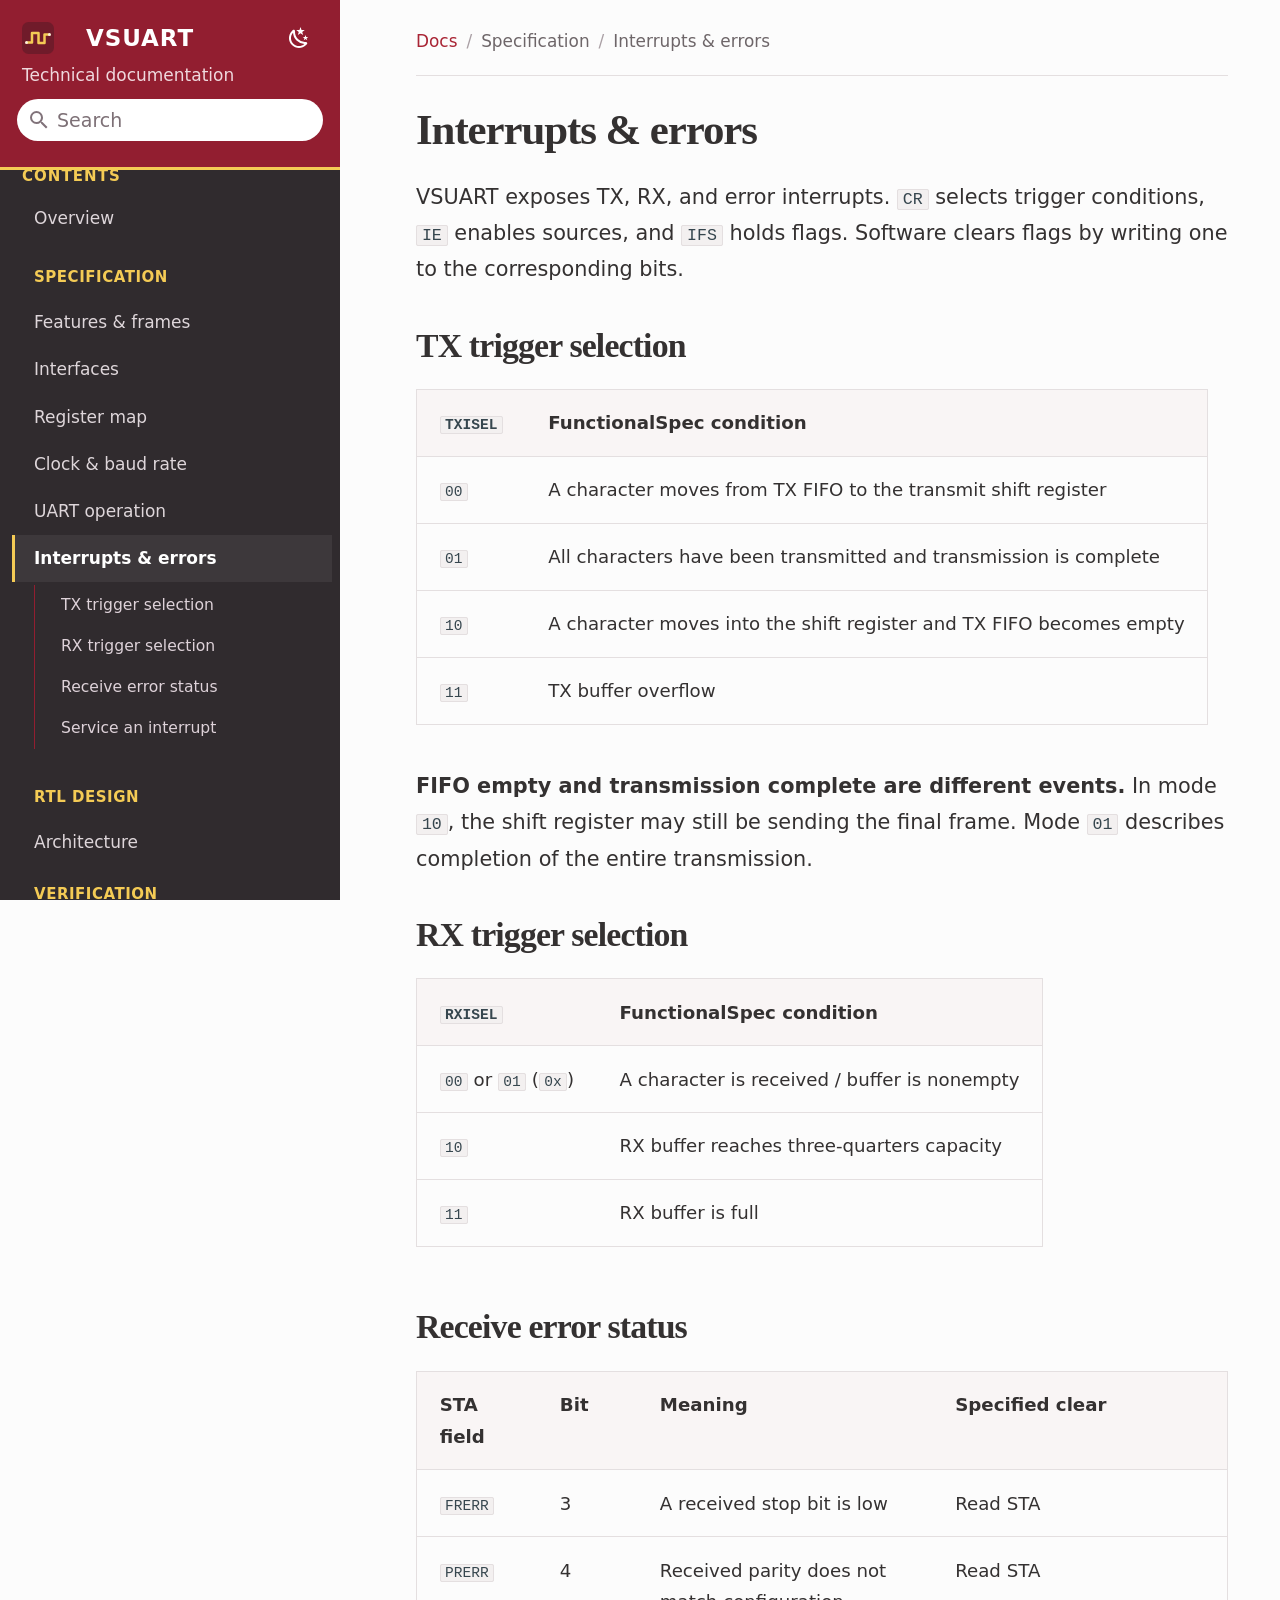
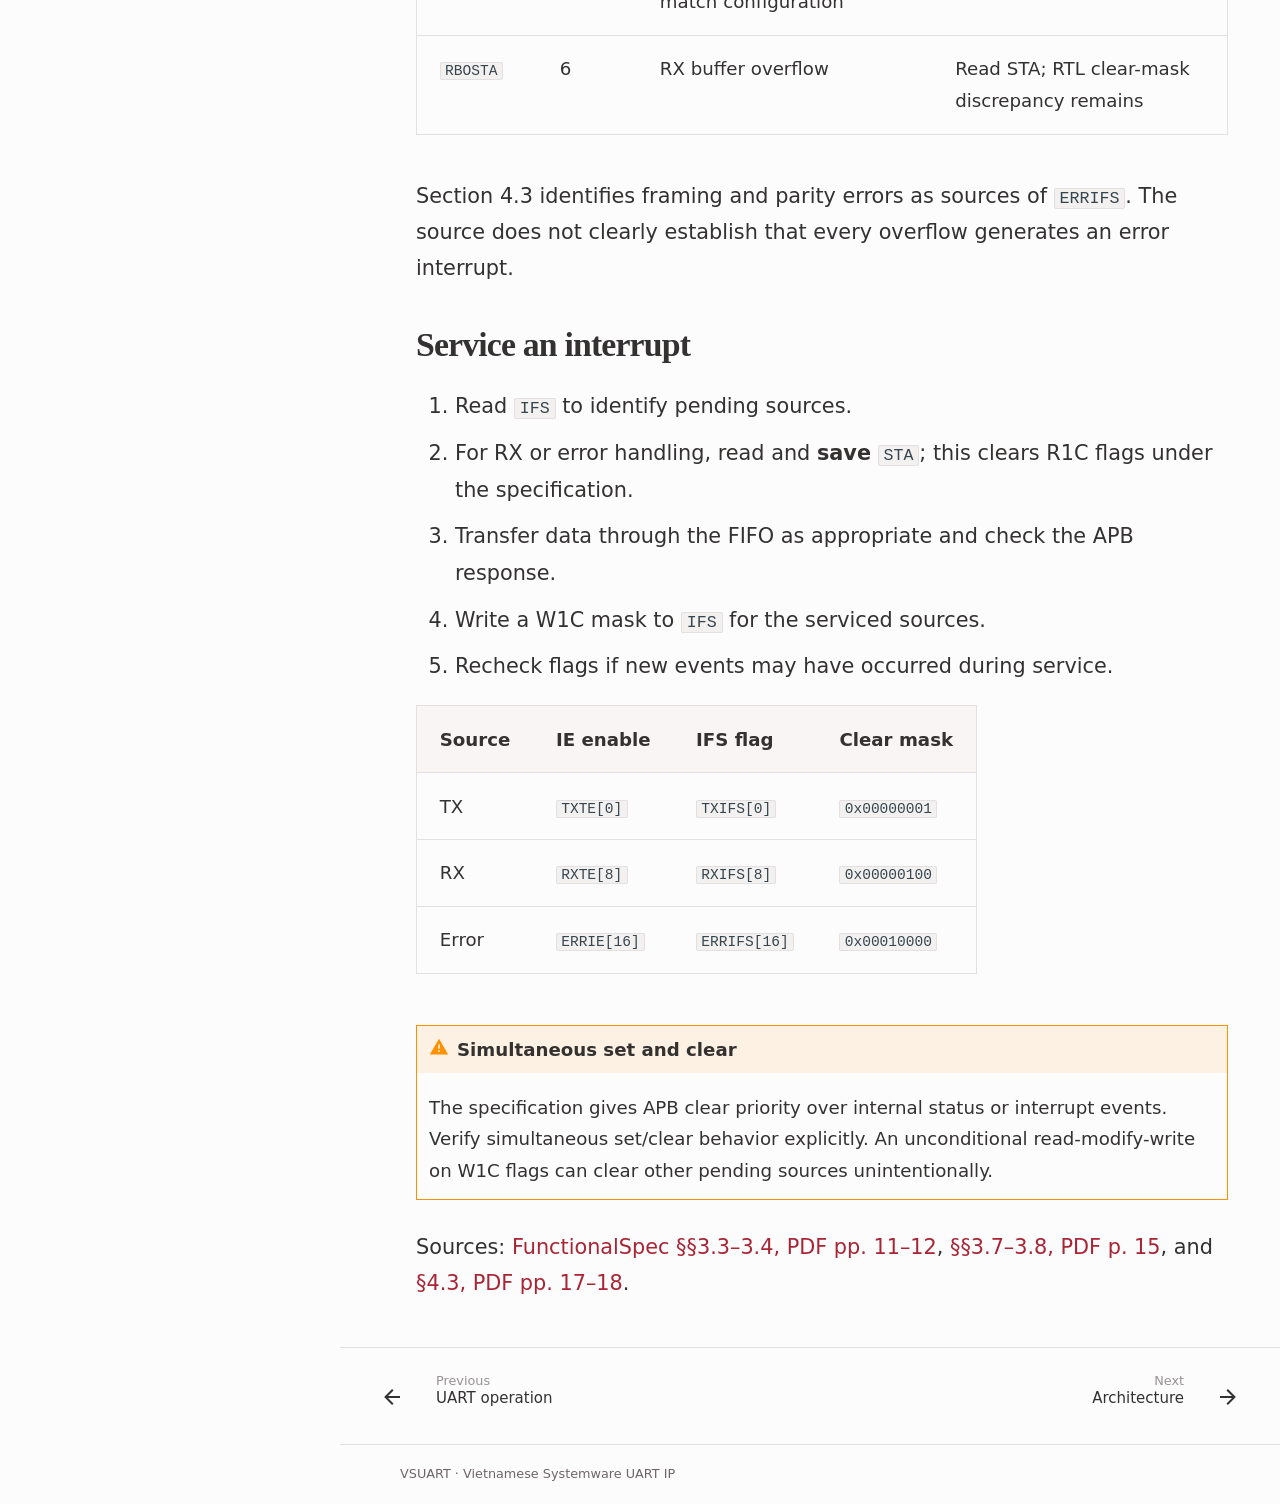
<file: specification/interrupts/index.html>
<!doctype html>
<html lang="en" class="no-js">
  <head>
    
      <meta charset="utf-8">
      <meta name="viewport" content="width=device-width,initial-scale=1">
      
        <meta name="description" content="Technical documentation for the VSUART IP, APB4 interface, RTL architecture, and UVM verification environment.">
      
      
        <meta name="author" content="VS Team">
      
      
      
        <link rel="prev" href="../operation/">
      
      
        <link rel="next" href="../../design/architecture/">
      
      
        
      
      
      <link rel="icon" href="../../assets/logo.svg">
      <meta name="generator" content="mkdocs-1.6.1, mkdocs-material-9.8.0">
    
    
      
        <title>Interrupts & errors - VSUART</title>
      
    
    
      <link rel="stylesheet" href="../../assets/stylesheets/main.57a0d79d.min.css">
      
        
        <link rel="stylesheet" href="../../assets/stylesheets/palette.fb2fffe2.min.css">
      
      


    
    
      
    
    
      
    
    
      <link rel="stylesheet" href="../../stylesheets/extra.css?v=sidebar-font-balanced-1">
    
    <script>__md_scope=new URL("../..",location),__md_hash=e=>[...e].reduce(((e,_)=>(e<<5)-e+_.charCodeAt(0)),0),__md_get=(e,_=localStorage,t=__md_scope)=>JSON.parse(_.getItem(t.pathname+"."+e)),__md_set=(e,_,t=localStorage,a=__md_scope)=>{try{t.setItem(a.pathname+"."+e,JSON.stringify(_))}catch(e){}}</script>
    
      

    
    
  
  <meta name="theme-color" content="#921e30">

  </head>
  
  
    
    
      
    
    
    
    
    <body dir="ltr" data-md-color-scheme="default" data-md-color-primary="custom" data-md-color-accent="amber">
  
    
    <input class="md-toggle" data-md-toggle="drawer" type="checkbox" id="__drawer" autocomplete="off">
    <input class="md-toggle" data-md-toggle="search" type="checkbox" id="__search" autocomplete="off">
    <label class="md-overlay" for="__drawer"></label>
    <div data-md-component="skip">
      
        
        <a href="#interrupts-errors" class="md-skip">
          Skip to content
        </a>
      
    </div>
    <div data-md-component="announce">
      
    </div>
    
    
      <header class="md-header" data-md-component="header">
  <nav class="md-header__inner md-grid" aria-label="Header">
    <label class="md-header__button md-icon" for="__drawer" aria-label="Open navigation">
      <svg xmlns="http://www.w3.org/2000/svg" viewBox="0 0 24 24"><path d="M3 6h18v2H3zm0 5h18v2H3zm0 5h18v2H3z"/></svg>
    </label>
    <a href="../.." class="md-header__button md-logo" aria-label="VSUART documentation">
      
  <img src="../../assets/logo.svg" alt="logo">

    </a>
    <div class="md-header__title" data-md-component="header-title">
      <div class="md-header__ellipsis">
        <div class="md-header__topic"><span class="md-ellipsis">VSUART</span></div>
        <div class="md-header__topic" data-md-component="header-topic"><span class="md-ellipsis">Interrupts & errors</span></div>
      </div>
    </div>
    <form class="md-header__option" data-md-component="palette">
  
    
    
    
    <input class="md-option" data-md-color-media="" data-md-color-scheme="default" data-md-color-primary="custom" data-md-color-accent="amber"  aria-label="Switch to dark mode"  type="radio" name="__palette" id="__palette_0">
    
      <label class="md-header__button md-icon" title="Switch to dark mode" for="__palette_1" hidden>
        <svg xmlns="http://www.w3.org/2000/svg" viewBox="0 0 24 24"><path d="m17.75 4.09-2.53 1.94.91 3.06-2.63-1.81-2.63 1.81.91-3.06-2.53-1.94L12.44 4l1.06-3 1.06 3zm3.5 6.91-1.64 1.25.59 1.98-1.7-1.17-1.7 1.17.59-1.98L15.75 11l2.06-.05L18.5 9l.69 1.95zm-2.28 4.95c.83-.08 1.72 1.1 1.19 1.85-.32.45-.66.87-1.08 1.27C15.17 23 8.84 23 4.94 19.07c-3.91-3.9-3.91-10.24 0-14.14.4-.4.82-.76 1.27-1.08.75-.53 1.93.36 1.85 1.19-.27 2.86.69 5.83 2.89 8.02a9.96 9.96 0 0 0 8.02 2.89m-1.64 2.02a12.08 12.08 0 0 1-7.8-3.47c-2.17-2.19-3.33-5-3.49-7.82-2.81 3.14-2.7 7.96.31 10.98 3.02 3.01 7.84 3.12 10.98.31"/></svg>
      </label>
    
  
    
    
    
    <input class="md-option" data-md-color-media="" data-md-color-scheme="slate" data-md-color-primary="custom" data-md-color-accent="amber"  aria-label="Switch to light mode"  type="radio" name="__palette" id="__palette_1">
    
      <label class="md-header__button md-icon" title="Switch to light mode" for="__palette_0" hidden>
        <svg xmlns="http://www.w3.org/2000/svg" viewBox="0 0 24 24"><path d="M12 7a5 5 0 0 1 5 5 5 5 0 0 1-5 5 5 5 0 0 1-5-5 5 5 0 0 1 5-5m0 2a3 3 0 0 0-3 3 3 3 0 0 0 3 3 3 3 0 0 0 3-3 3 3 0 0 0-3-3m0-7 2.39 3.42C13.65 5.15 12.84 5 12 5s-1.65.15-2.39.42zM3.34 7l4.16-.35A7.2 7.2 0 0 0 5.94 8.5c-.44.74-.69 1.5-.83 2.29zm.02 10 1.76-3.77a7.131 7.131 0 0 0 2.38 4.14zM20.65 7l-1.77 3.79a7.02 7.02 0 0 0-2.38-4.15zm-.01 10-4.14.36c.59-.51 1.12-1.14 1.54-1.86.42-.73.69-1.5.83-2.29zM12 22l-2.41-3.44c.74.27 1.55.44 2.41.44.82 0 1.63-.17 2.37-.44z"/></svg>
      </label>
    
  
</form>
    <script>var palette=__md_get("__palette");if(palette&&palette.color){if("(prefers-color-scheme)"===palette.color.media){var media=matchMedia("(prefers-color-scheme: light)"),input=document.querySelector(media.matches?"[data-md-color-media='(prefers-color-scheme: light)']":"[data-md-color-media='(prefers-color-scheme: dark)']");palette.color.media=input.getAttribute("data-md-color-media"),palette.color.scheme=input.getAttribute("data-md-color-scheme"),palette.color.primary=input.getAttribute("data-md-color-primary"),palette.color.accent=input.getAttribute("data-md-color-accent")}for(var[key,value]of Object.entries(palette.color))document.body.setAttribute("data-md-color-"+key,value)}</script>
    <label class="md-header__button md-icon" for="__search" aria-label="Open search">
      <svg xmlns="http://www.w3.org/2000/svg" viewBox="0 0 24 24"><path d="M9.5 3A6.5 6.5 0 0 1 16 9.5c0 1.61-.59 3.09-1.56 4.23l.27.27h.79l5 5-1.5 1.5-5-5v-.79l-.27-.27A6.52 6.52 0 0 1 9.5 16 6.5 6.5 0 0 1 3 9.5 6.5 6.5 0 0 1 9.5 3m0 2C7 5 5 7 5 9.5S7 14 9.5 14 14 12 14 9.5 12 5 9.5 5"/></svg>
    </label>
    <p class="docs-header-subtitle">Technical documentation</p>
    <div class="md-search" data-md-component="search" role="dialog">
  <label class="md-search__overlay" for="__search"></label>
  <div class="md-search__inner" role="search">
    <form class="md-search__form" name="search">
      <input type="text" class="md-search__input" name="query" aria-label="Search" placeholder="Search" autocapitalize="off" autocorrect="off" autocomplete="off" spellcheck="false" data-md-component="search-query" required>
      <label class="md-search__icon md-icon" for="__search">
        
        <svg xmlns="http://www.w3.org/2000/svg" viewBox="0 0 24 24"><path d="M9.5 3A6.5 6.5 0 0 1 16 9.5c0 1.61-.59 3.09-1.56 4.23l.27.27h.79l5 5-1.5 1.5-5-5v-.79l-.27-.27A6.52 6.52 0 0 1 9.5 16 6.5 6.5 0 0 1 3 9.5 6.5 6.5 0 0 1 9.5 3m0 2C7 5 5 7 5 9.5S7 14 9.5 14 14 12 14 9.5 12 5 9.5 5"/></svg>
        
        <svg xmlns="http://www.w3.org/2000/svg" viewBox="0 0 24 24"><path d="M20 11v2H8l5.5 5.5-1.42 1.42L4.16 12l7.92-7.92L13.5 5.5 8 11z"/></svg>
      </label>
      <nav class="md-search__options" aria-label="Search">
        
        <button type="reset" class="md-search__icon md-icon" title="Clear" aria-label="Clear" tabindex="-1">
          
          <svg xmlns="http://www.w3.org/2000/svg" viewBox="0 0 24 24"><path d="M19 6.41 17.59 5 12 10.59 6.41 5 5 6.41 10.59 12 5 17.59 6.41 19 12 13.41 17.59 19 19 17.59 13.41 12z"/></svg>
        </button>
      </nav>
      
        <div class="md-search__suggest" data-md-component="search-suggest"></div>
      
    </form>
    <div class="md-search__output">
      <div class="md-search__scrollwrap" tabindex="0" data-md-scrollfix>
        <div class="md-search-result" data-md-component="search-result">
          <div class="md-search-result__meta">
            Initializing search
          </div>
          <ol class="md-search-result__list" role="presentation"></ol>
        </div>
      </div>
    </div>
  </div>
</div>
  </nav>
</header>
    
    <div class="md-container" data-md-component="container">
      
      
        
          
        
      
      <main class="md-main" data-md-component="main">
        <div class="md-main__inner md-grid">
          
  <aside class="md-sidebar md-sidebar--primary" data-md-component="sidebar" data-md-type="navigation" aria-label="Documentation sidebar">
    <div class="md-sidebar__scrollwrap">
      <div class="md-sidebar__inner">
        <p class="docs-nav-label">Contents</p>
        



  

<nav class="md-nav md-nav--primary md-nav--integrated" aria-label="Navigation" data-md-level="0">
  <label class="md-nav__title" for="__drawer">
    <a href="../.." title="VSUART" class="md-nav__button md-logo" aria-label="VSUART" data-md-component="logo">
      
  <img src="../../assets/logo.svg" alt="logo">

    </a>
    VSUART
  </label>
  
  <ul class="md-nav__list" data-md-scrollfix>
    
      
      
  
  
  
  
    <li class="md-nav__item">
      <a href="../.." class="md-nav__link">
        
  
  
  <span class="md-ellipsis">
    
  
    Overview
  

    
  </span>
  
  

      </a>
    </li>
  

    
      
      
  
  
    
  
  
  
    
    
    
    
      
        
        
      
    
    
    <li class="md-nav__item md-nav__item--active md-nav__item--section md-nav__item--nested">
      
        
        
        <input class="md-nav__toggle md-toggle " type="checkbox" id="__nav_2" checked>
        
          
          <label class="md-nav__link" for="__nav_2" id="__nav_2_label" tabindex="">
            
  
  
  <span class="md-ellipsis">
    
  
    Specification
  

    
  </span>
  
  

            <span class="md-nav__icon md-icon"></span>
          </label>
        
        <nav class="md-nav" data-md-level="1" aria-labelledby="__nav_2_label" aria-expanded="true">
          <label class="md-nav__title" for="__nav_2">
            <span class="md-nav__icon md-icon"></span>
            
  
    Specification
  

          </label>
          <ul class="md-nav__list" data-md-scrollfix>
            
              
                
  
  
  
  
    <li class="md-nav__item">
      <a href="../features/" class="md-nav__link">
        
  
  
  <span class="md-ellipsis">
    
  
    Features & frames
  

    
  </span>
  
  

      </a>
    </li>
  

              
            
              
                
  
  
  
  
    <li class="md-nav__item">
      <a href="../interfaces/" class="md-nav__link">
        
  
  
  <span class="md-ellipsis">
    
  
    Interfaces
  

    
  </span>
  
  

      </a>
    </li>
  

              
            
              
                
  
  
  
  
    <li class="md-nav__item">
      <a href="../registers/" class="md-nav__link">
        
  
  
  <span class="md-ellipsis">
    
  
    Register map
  

    
  </span>
  
  

      </a>
    </li>
  

              
            
              
                
  
  
  
  
    <li class="md-nav__item">
      <a href="../baudrate/" class="md-nav__link">
        
  
  
  <span class="md-ellipsis">
    
  
    Clock & baud rate
  

    
  </span>
  
  

      </a>
    </li>
  

              
            
              
                
  
  
  
  
    <li class="md-nav__item">
      <a href="../operation/" class="md-nav__link">
        
  
  
  <span class="md-ellipsis">
    
  
    UART operation
  

    
  </span>
  
  

      </a>
    </li>
  

              
            
              
                
  
  
    
  
  
  
    <li class="md-nav__item md-nav__item--active">
      
      <input class="md-nav__toggle md-toggle" type="checkbox" id="__toc">
      
      
        
      
      
        <label class="md-nav__link md-nav__link--active" for="__toc">
          
  
  
  <span class="md-ellipsis">
    
  
    Interrupts & errors
  

    
  </span>
  
  

          <span class="md-nav__icon md-icon"></span>
        </label>
      
      <a href="./" class="md-nav__link md-nav__link--active">
        
  
  
  <span class="md-ellipsis">
    
  
    Interrupts & errors
  

    
  </span>
  
  

      </a>
      
        

<nav class="md-nav md-nav--secondary" aria-label="Table of contents">
  
  
  
    
  
  
    <label class="md-nav__title" for="__toc">
      <span class="md-nav__icon md-icon"></span>
      Table of contents
    </label>
    <ul class="md-nav__list" data-md-component="toc" data-md-scrollfix>
      
        <li class="md-nav__item">
  <a href="#tx-trigger-selection" class="md-nav__link">
    <span class="md-ellipsis">
      
        TX trigger selection
      
    </span>
  </a>
  
</li>
      
        <li class="md-nav__item">
  <a href="#rx-trigger-selection" class="md-nav__link">
    <span class="md-ellipsis">
      
        RX trigger selection
      
    </span>
  </a>
  
</li>
      
        <li class="md-nav__item">
  <a href="#receive-error-status" class="md-nav__link">
    <span class="md-ellipsis">
      
        Receive error status
      
    </span>
  </a>
  
</li>
      
        <li class="md-nav__item">
  <a href="#service-an-interrupt" class="md-nav__link">
    <span class="md-ellipsis">
      
        Service an interrupt
      
    </span>
  </a>
  
</li>
      
    </ul>
  
</nav>
      
    </li>
  

              
            
          </ul>
        </nav>
      
    </li>
  

    
      
      
  
  
  
  
    
    
    
    
      
        
        
      
    
    
    <li class="md-nav__item md-nav__item--section md-nav__item--nested">
      
        
        
        <input class="md-nav__toggle md-toggle " type="checkbox" id="__nav_3" >
        
          
          <label class="md-nav__link" for="__nav_3" id="__nav_3_label" tabindex="">
            
  
  
  <span class="md-ellipsis">
    
  
    RTL design
  

    
  </span>
  
  

            <span class="md-nav__icon md-icon"></span>
          </label>
        
        <nav class="md-nav" data-md-level="1" aria-labelledby="__nav_3_label" aria-expanded="false">
          <label class="md-nav__title" for="__nav_3">
            <span class="md-nav__icon md-icon"></span>
            
  
    RTL design
  

          </label>
          <ul class="md-nav__list" data-md-scrollfix>
            
              
                
  
  
  
  
    <li class="md-nav__item">
      <a href="../../design/architecture/" class="md-nav__link">
        
  
  
  <span class="md-ellipsis">
    
  
    Architecture
  

    
  </span>
  
  

      </a>
    </li>
  

              
            
          </ul>
        </nav>
      
    </li>
  

    
      
      
  
  
  
  
    
    
    
    
      
        
        
      
    
    
    <li class="md-nav__item md-nav__item--section md-nav__item--nested">
      
        
        
        <input class="md-nav__toggle md-toggle " type="checkbox" id="__nav_4" >
        
          
          <label class="md-nav__link" for="__nav_4" id="__nav_4_label" tabindex="">
            
  
  
  <span class="md-ellipsis">
    
  
    Verification
  

    
  </span>
  
  

            <span class="md-nav__icon md-icon"></span>
          </label>
        
        <nav class="md-nav" data-md-level="1" aria-labelledby="__nav_4_label" aria-expanded="false">
          <label class="md-nav__title" for="__nav_4">
            <span class="md-nav__icon md-icon"></span>
            
  
    Verification
  

          </label>
          <ul class="md-nav__list" data-md-scrollfix>
            
              
                
  
  
  
  
    <li class="md-nav__item">
      <a href="../../verification/environment/" class="md-nav__link">
        
  
  
  <span class="md-ellipsis">
    
  
    UVM environment
  

    
  </span>
  
  

      </a>
    </li>
  

              
            
              
                
  
  
  
  
    <li class="md-nav__item">
      <a href="../../verification/tests/" class="md-nav__link">
        
  
  
  <span class="md-ellipsis">
    
  
    Tests
  

    
  </span>
  
  

      </a>
    </li>
  

              
            
          </ul>
        </nav>
      
    </li>
  

    
  </ul>
</nav>
        <div class="docs-sidebar-footer">VS Team <span>·</span> UART IP</div>
      </div>
    </div>
  </aside>

          
            <div class="md-content" data-md-component="content">
              
              <article class="md-content__inner md-typeset">
                
  <nav class="docs-breadcrumb" aria-label="Breadcrumb">
    <a href="../..">Docs</a>
    <span aria-hidden="true">/</span>
    
      
        <span>Specification</span><span aria-hidden="true">/</span>
      
      <span aria-current="page">Interrupts & errors</span>
    
  </nav>
  



<h1 id="interrupts-errors">Interrupts &amp; errors<a class="headerlink" href="#interrupts-errors" title="Permanent link">&para;</a></h1>
<p>VSUART exposes TX, RX, and error interrupts. <code>CR</code> selects trigger conditions, <code>IE</code> enables sources, and <code>IFS</code> holds flags. Software clears flags by writing one to the corresponding bits.</p>
<h2 id="tx-trigger-selection">TX trigger selection<a class="headerlink" href="#tx-trigger-selection" title="Permanent link">&para;</a></h2>
<table>
<thead>
<tr>
<th><code>TXISEL</code></th>
<th>FunctionalSpec condition</th>
</tr>
</thead>
<tbody>
<tr>
<td><code>00</code></td>
<td>A character moves from TX FIFO to the transmit shift register</td>
</tr>
<tr>
<td><code>01</code></td>
<td>All characters have been transmitted and transmission is complete</td>
</tr>
<tr>
<td><code>10</code></td>
<td>A character moves into the shift register and TX FIFO becomes empty</td>
</tr>
<tr>
<td><code>11</code></td>
<td>TX buffer overflow</td>
</tr>
</tbody>
</table>
<p><strong>FIFO empty and transmission complete are different events.</strong> In mode <code>10</code>, the shift register may still be sending the final frame. Mode <code>01</code> describes completion of the entire transmission.</p>
<h2 id="rx-trigger-selection">RX trigger selection<a class="headerlink" href="#rx-trigger-selection" title="Permanent link">&para;</a></h2>
<table>
<thead>
<tr>
<th><code>RXISEL</code></th>
<th>FunctionalSpec condition</th>
</tr>
</thead>
<tbody>
<tr>
<td><code>00</code> or <code>01</code> (<code>0x</code>)</td>
<td>A character is received / buffer is nonempty</td>
</tr>
<tr>
<td><code>10</code></td>
<td>RX buffer reaches three-quarters capacity</td>
</tr>
<tr>
<td><code>11</code></td>
<td>RX buffer is full</td>
</tr>
</tbody>
</table>
<h2 id="receive-error-status">Receive error status<a class="headerlink" href="#receive-error-status" title="Permanent link">&para;</a></h2>
<table>
<thead>
<tr>
<th>STA field</th>
<th>Bit</th>
<th>Meaning</th>
<th>Specified clear</th>
</tr>
</thead>
<tbody>
<tr>
<td><code>FRERR</code></td>
<td>3</td>
<td>A received stop bit is low</td>
<td>Read STA</td>
</tr>
<tr>
<td><code>PRERR</code></td>
<td>4</td>
<td>Received parity does not match configuration</td>
<td>Read STA</td>
</tr>
<tr>
<td><code>RBOSTA</code></td>
<td>6</td>
<td>RX buffer overflow</td>
<td>Read STA; RTL clear-mask discrepancy remains</td>
</tr>
</tbody>
</table>
<p>Section 4.3 identifies framing and parity errors as sources of <code>ERRIFS</code>. The source does not clearly establish that every overflow generates an error interrupt.</p>
<h2 id="service-an-interrupt">Service an interrupt<a class="headerlink" href="#service-an-interrupt" title="Permanent link">&para;</a></h2>
<ol>
<li>Read <code>IFS</code> to identify pending sources.</li>
<li>For RX or error handling, read and <strong>save</strong> <code>STA</code>; this clears R1C flags under the specification.</li>
<li>Transfer data through the FIFO as appropriate and check the APB response.</li>
<li>Write a W1C mask to <code>IFS</code> for the serviced sources.</li>
<li>Recheck flags if new events may have occurred during service.</li>
</ol>
<table>
<thead>
<tr>
<th>Source</th>
<th>IE enable</th>
<th>IFS flag</th>
<th>Clear mask</th>
</tr>
</thead>
<tbody>
<tr>
<td>TX</td>
<td><code>TXTE[0]</code></td>
<td><code>TXIFS[0]</code></td>
<td><code>0x00000001</code></td>
</tr>
<tr>
<td>RX</td>
<td><code>RXTE[8]</code></td>
<td><code>RXIFS[8]</code></td>
<td><code>0x00000100</code></td>
</tr>
<tr>
<td>Error</td>
<td><code>ERRIE[16]</code></td>
<td><code>ERRIFS[16]</code></td>
<td><code>0x00010000</code></td>
</tr>
</tbody>
</table>
<div class="admonition warning">
<p class="admonition-title">Simultaneous set and clear</p>
<p>The specification gives APB clear priority over internal status or interrupt events. Verify simultaneous set/clear behavior explicitly. An unconditional read-modify-write on W1C flags can clear other pending sources unintentionally.</p>
</div>
<p>Sources: <a href="../../downloads/VSUART_FunctionalSpec.pdf#page=11">FunctionalSpec §§3.3–3.4, PDF pp. 11–12</a>, <a href="../../downloads/VSUART_FunctionalSpec.pdf#page=15">§§3.7–3.8, PDF p. 15</a>, and <a href="../../downloads/VSUART_FunctionalSpec.pdf#page=17">§4.3, PDF pp. 17–18</a>.</p>













              </article>
            </div>
          
          
<script>var target=document.getElementById(location.hash.slice(1));target&&target.name&&(target.checked=target.name.startsWith("__tabbed_"))</script>
        </div>
        
          <button type="button" class="md-top md-icon" data-md-component="top" hidden>
  
  <svg xmlns="http://www.w3.org/2000/svg" viewBox="0 0 24 24"><path d="M13 20h-2V8l-5.5 5.5-1.42-1.42L12 4.16l7.92 7.92-1.42 1.42L13 8z"/></svg>
  Back to top
</button>
        
      </main>
      
        <footer class="md-footer">
  
    
      
      <nav class="md-footer__inner md-grid" aria-label="Footer" >
        
          
          <a href="../operation/" class="md-footer__link md-footer__link--prev" aria-label="Previous: UART operation">
            <div class="md-footer__button md-icon">
              
              <svg xmlns="http://www.w3.org/2000/svg" viewBox="0 0 24 24"><path d="M20 11v2H8l5.5 5.5-1.42 1.42L4.16 12l7.92-7.92L13.5 5.5 8 11z"/></svg>
            </div>
            <div class="md-footer__title">
              <span class="md-footer__direction">
                Previous
              </span>
              <div class="md-ellipsis">
                UART operation
              </div>
            </div>
          </a>
        
        
          
          <a href="../../design/architecture/" class="md-footer__link md-footer__link--next" aria-label="Next: Architecture">
            <div class="md-footer__title">
              <span class="md-footer__direction">
                Next
              </span>
              <div class="md-ellipsis">
                Architecture
              </div>
            </div>
            <div class="md-footer__button md-icon">
              
              <svg xmlns="http://www.w3.org/2000/svg" viewBox="0 0 24 24"><path d="M4 11v2h12l-5.5 5.5 1.42 1.42L19.84 12l-7.92-7.92L10.5 5.5 16 11z"/></svg>
            </div>
          </a>
        
      </nav>
    
  
  <div class="md-footer-meta md-typeset">
    <div class="md-footer-meta__inner md-grid">
      <div class="md-copyright">
  
    <div class="md-copyright__highlight">
      VSUART · Vietnamese Systemware UART IP
    </div>
  
  
</div>
      
    </div>
  </div>
</footer>
      
    </div>
    <div class="md-dialog" data-md-component="dialog">
      <div class="md-dialog__inner md-typeset"></div>
    </div>
    
    
    
      
      
      <script id="__config" type="application/json">{"annotate": null, "base": "../..", "features": ["navigation.sections", "toc.integrate", "navigation.tracking", "navigation.top", "navigation.footer", "search.suggest", "search.highlight", "content.code.copy"], "search": "../../assets/javascripts/workers/search.a7633da7.min.js", "tags": null, "translations": {"clipboard.copied": "Copied to clipboard", "clipboard.copy": "Copy to clipboard", "search.result.more.one": "1 more on this page", "search.result.more.other": "# more on this page", "search.result.none": "No matching documents", "search.result.one": "1 matching document", "search.result.other": "# matching documents", "search.result.placeholder": "Type to start searching", "search.result.term.missing": "Missing", "select.version": "Select version"}, "version": null}</script>
    
    
      <script src="../../assets/javascripts/bundle.c21346df.min.js"></script>
      
        <script src="../../javascripts/baudrate.js"></script>
      
        <script src="../../javascripts/frame-explorer.js"></script>
      
    
  </body>
</html>
</file>
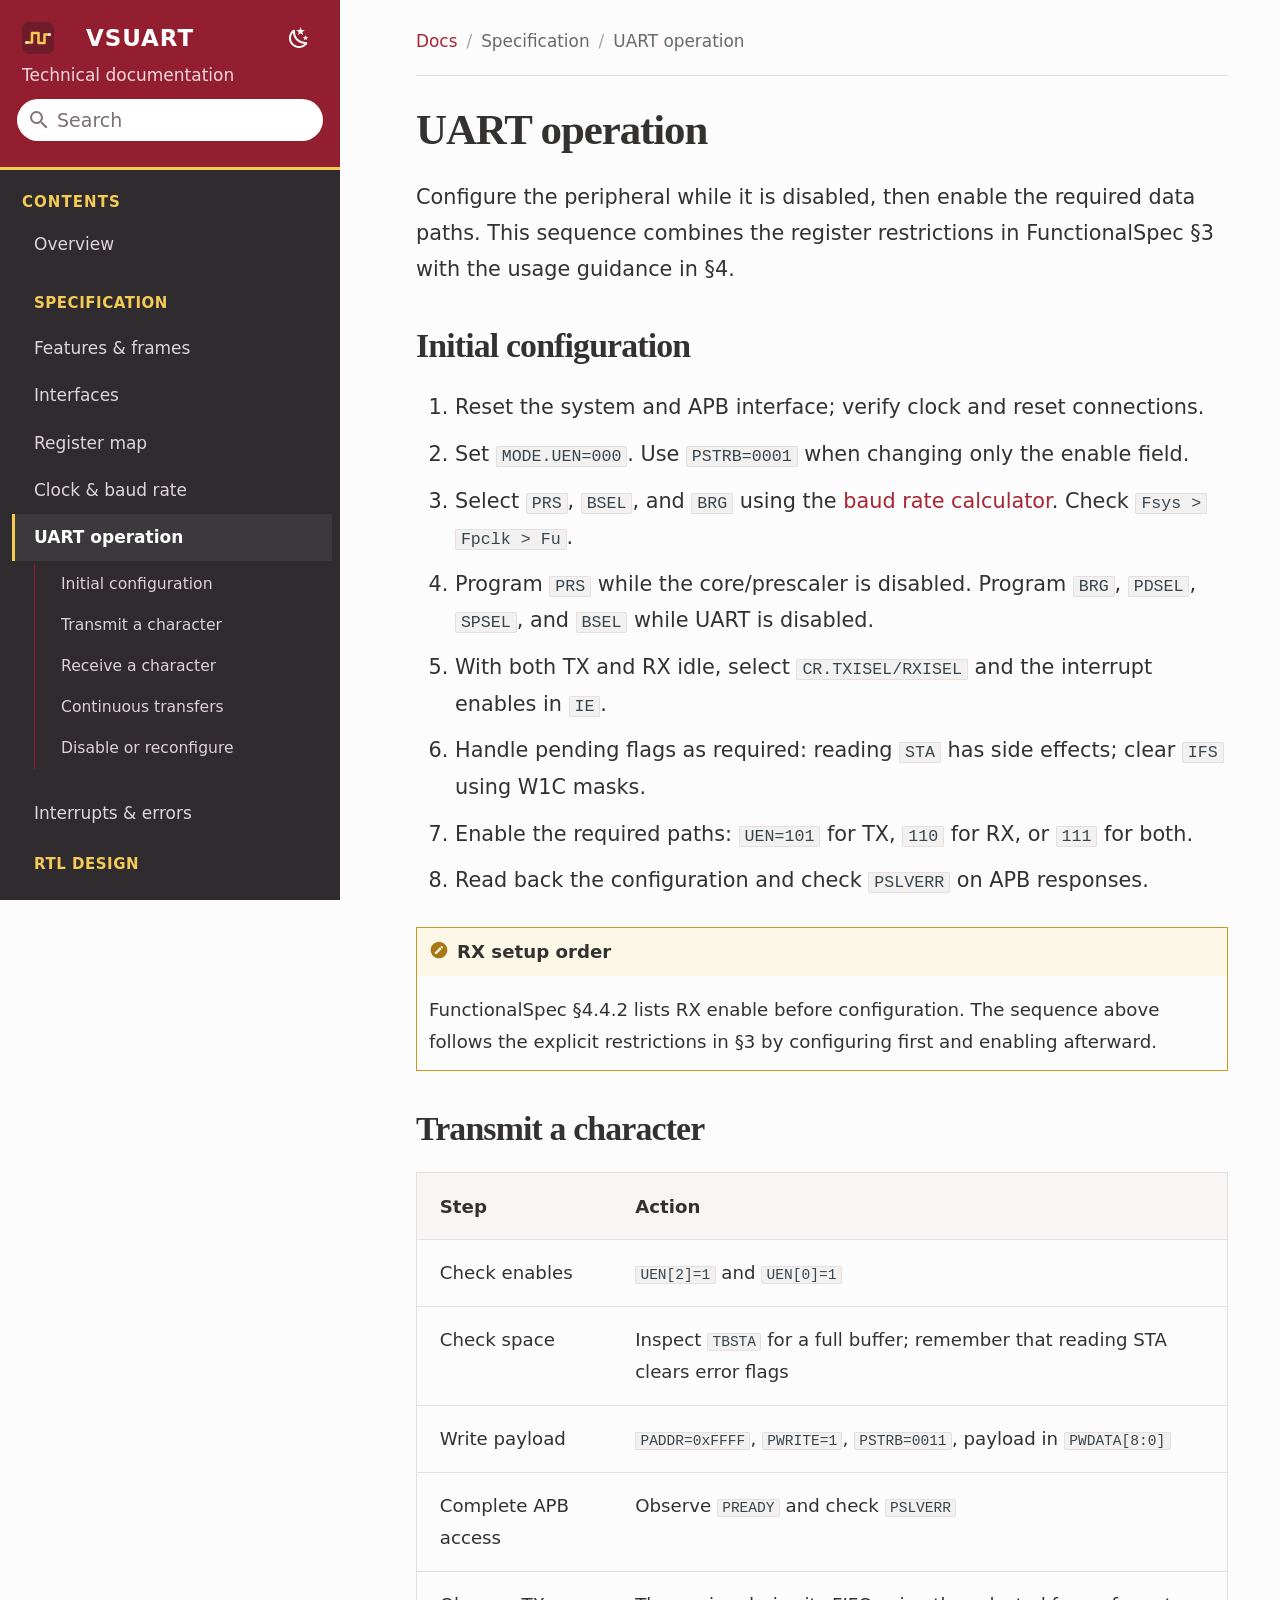
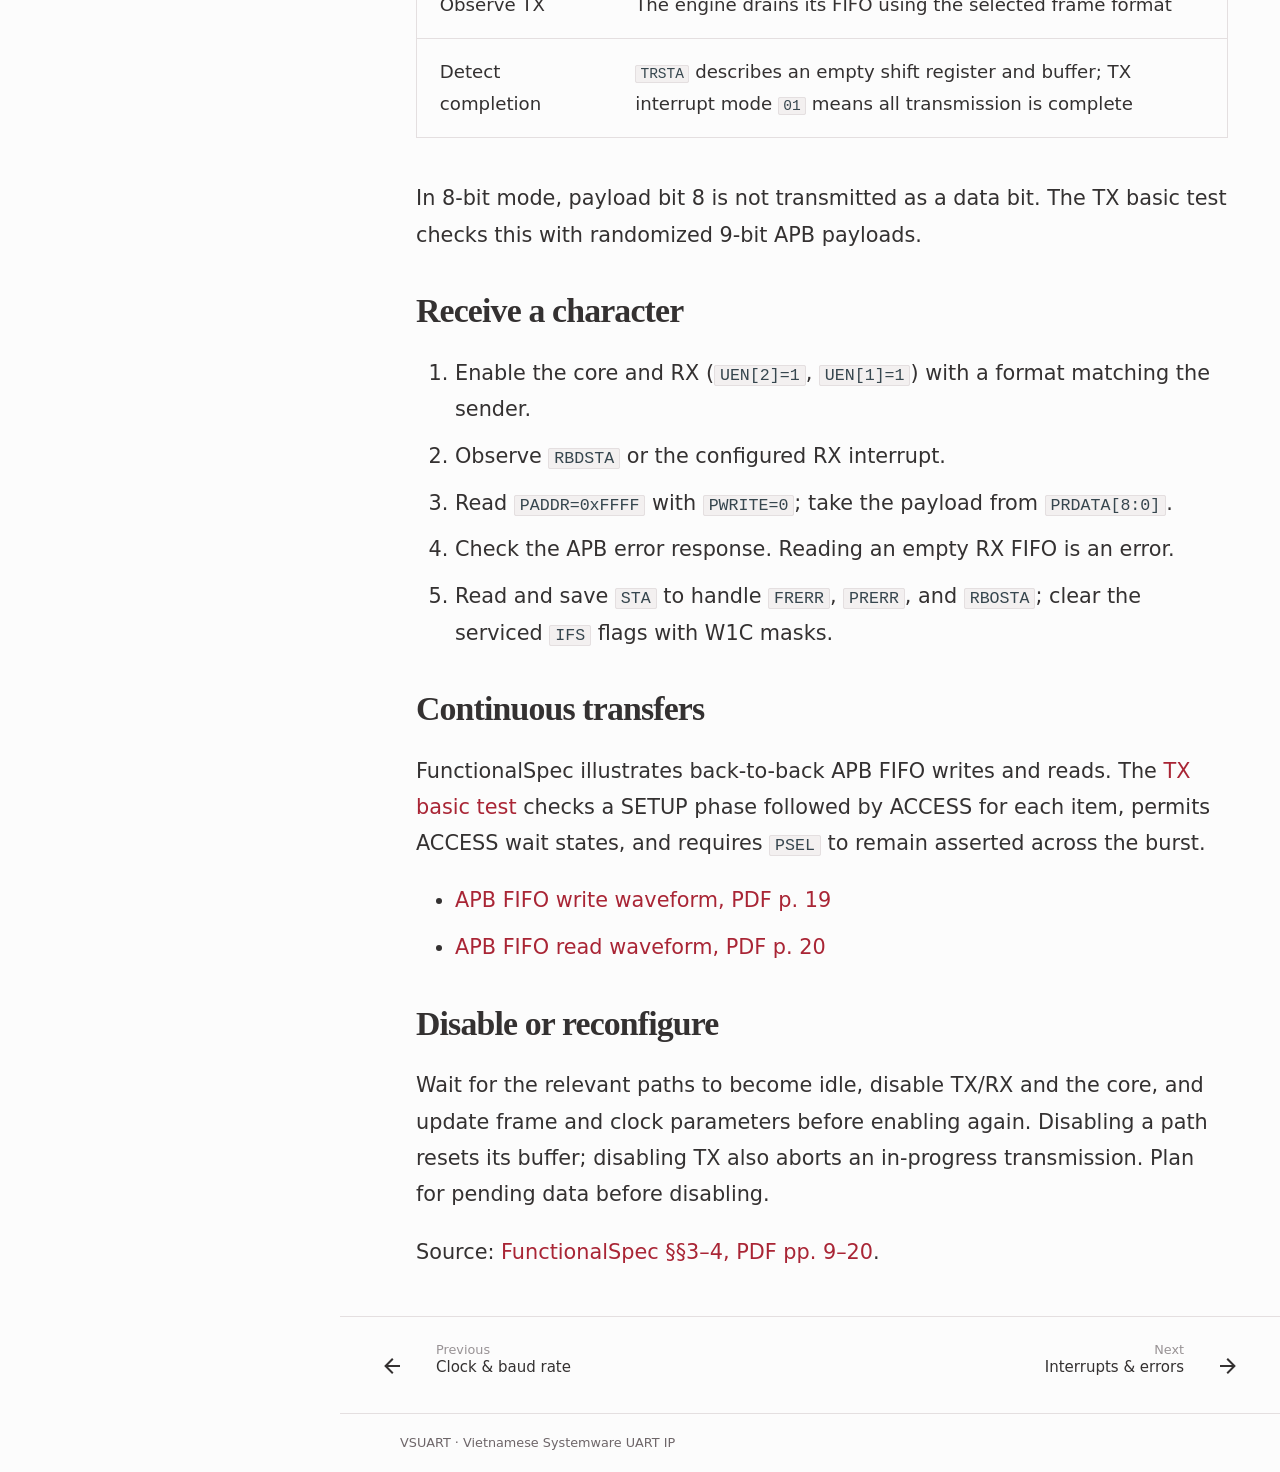
<file: specification/operation/index.html>
<!doctype html>
<html lang="en" class="no-js">
  <head>
    
      <meta charset="utf-8">
      <meta name="viewport" content="width=device-width,initial-scale=1">
      
        <meta name="description" content="Technical documentation for the VSUART IP, APB4 interface, RTL architecture, and UVM verification environment.">
      
      
        <meta name="author" content="VS Team">
      
      
      
        <link rel="prev" href="../baudrate/">
      
      
        <link rel="next" href="../interrupts/">
      
      
        
      
      
      <link rel="icon" href="../../assets/logo.svg">
      <meta name="generator" content="mkdocs-1.6.1, mkdocs-material-9.8.0">
    
    
      
        <title>UART operation - VSUART</title>
      
    
    
      <link rel="stylesheet" href="../../assets/stylesheets/main.57a0d79d.min.css">
      
        
        <link rel="stylesheet" href="../../assets/stylesheets/palette.fb2fffe2.min.css">
      
      


    
    
      
    
    
      
    
    
      <link rel="stylesheet" href="../../stylesheets/extra.css?v=sidebar-font-balanced-1">
    
    <script>__md_scope=new URL("../..",location),__md_hash=e=>[...e].reduce(((e,_)=>(e<<5)-e+_.charCodeAt(0)),0),__md_get=(e,_=localStorage,t=__md_scope)=>JSON.parse(_.getItem(t.pathname+"."+e)),__md_set=(e,_,t=localStorage,a=__md_scope)=>{try{t.setItem(a.pathname+"."+e,JSON.stringify(_))}catch(e){}}</script>
    
      

    
    
  
  <meta name="theme-color" content="#921e30">

  </head>
  
  
    
    
      
    
    
    
    
    <body dir="ltr" data-md-color-scheme="default" data-md-color-primary="custom" data-md-color-accent="amber">
  
    
    <input class="md-toggle" data-md-toggle="drawer" type="checkbox" id="__drawer" autocomplete="off">
    <input class="md-toggle" data-md-toggle="search" type="checkbox" id="__search" autocomplete="off">
    <label class="md-overlay" for="__drawer"></label>
    <div data-md-component="skip">
      
        
        <a href="#uart-operation" class="md-skip">
          Skip to content
        </a>
      
    </div>
    <div data-md-component="announce">
      
    </div>
    
    
      <header class="md-header" data-md-component="header">
  <nav class="md-header__inner md-grid" aria-label="Header">
    <label class="md-header__button md-icon" for="__drawer" aria-label="Open navigation">
      <svg xmlns="http://www.w3.org/2000/svg" viewBox="0 0 24 24"><path d="M3 6h18v2H3zm0 5h18v2H3zm0 5h18v2H3z"/></svg>
    </label>
    <a href="../.." class="md-header__button md-logo" aria-label="VSUART documentation">
      
  <img src="../../assets/logo.svg" alt="logo">

    </a>
    <div class="md-header__title" data-md-component="header-title">
      <div class="md-header__ellipsis">
        <div class="md-header__topic"><span class="md-ellipsis">VSUART</span></div>
        <div class="md-header__topic" data-md-component="header-topic"><span class="md-ellipsis">UART operation</span></div>
      </div>
    </div>
    <form class="md-header__option" data-md-component="palette">
  
    
    
    
    <input class="md-option" data-md-color-media="" data-md-color-scheme="default" data-md-color-primary="custom" data-md-color-accent="amber"  aria-label="Switch to dark mode"  type="radio" name="__palette" id="__palette_0">
    
      <label class="md-header__button md-icon" title="Switch to dark mode" for="__palette_1" hidden>
        <svg xmlns="http://www.w3.org/2000/svg" viewBox="0 0 24 24"><path d="m17.75 4.09-2.53 1.94.91 3.06-2.63-1.81-2.63 1.81.91-3.06-2.53-1.94L12.44 4l1.06-3 1.06 3zm3.5 6.91-1.64 1.25.59 1.98-1.7-1.17-1.7 1.17.59-1.98L15.75 11l2.06-.05L18.5 9l.69 1.95zm-2.28 4.95c.83-.08 1.72 1.1 1.19 1.85-.32.45-.66.87-1.08 1.27C15.17 23 8.84 23 4.94 19.07c-3.91-3.9-3.91-10.24 0-14.14.4-.4.82-.76 1.27-1.08.75-.53 1.93.36 1.85 1.19-.27 2.86.69 5.83 2.89 8.02a9.96 9.96 0 0 0 8.02 2.89m-1.64 2.02a12.08 12.08 0 0 1-7.8-3.47c-2.17-2.19-3.33-5-3.49-7.82-2.81 3.14-2.7 7.96.31 10.98 3.02 3.01 7.84 3.12 10.98.31"/></svg>
      </label>
    
  
    
    
    
    <input class="md-option" data-md-color-media="" data-md-color-scheme="slate" data-md-color-primary="custom" data-md-color-accent="amber"  aria-label="Switch to light mode"  type="radio" name="__palette" id="__palette_1">
    
      <label class="md-header__button md-icon" title="Switch to light mode" for="__palette_0" hidden>
        <svg xmlns="http://www.w3.org/2000/svg" viewBox="0 0 24 24"><path d="M12 7a5 5 0 0 1 5 5 5 5 0 0 1-5 5 5 5 0 0 1-5-5 5 5 0 0 1 5-5m0 2a3 3 0 0 0-3 3 3 3 0 0 0 3 3 3 3 0 0 0 3-3 3 3 0 0 0-3-3m0-7 2.39 3.42C13.65 5.15 12.84 5 12 5s-1.65.15-2.39.42zM3.34 7l4.16-.35A7.2 7.2 0 0 0 5.94 8.5c-.44.74-.69 1.5-.83 2.29zm.02 10 1.76-3.77a7.131 7.131 0 0 0 2.38 4.14zM20.65 7l-1.77 3.79a7.02 7.02 0 0 0-2.38-4.15zm-.01 10-4.14.36c.59-.51 1.12-1.14 1.54-1.86.42-.73.69-1.5.83-2.29zM12 22l-2.41-3.44c.74.27 1.55.44 2.41.44.82 0 1.63-.17 2.37-.44z"/></svg>
      </label>
    
  
</form>
    <script>var palette=__md_get("__palette");if(palette&&palette.color){if("(prefers-color-scheme)"===palette.color.media){var media=matchMedia("(prefers-color-scheme: light)"),input=document.querySelector(media.matches?"[data-md-color-media='(prefers-color-scheme: light)']":"[data-md-color-media='(prefers-color-scheme: dark)']");palette.color.media=input.getAttribute("data-md-color-media"),palette.color.scheme=input.getAttribute("data-md-color-scheme"),palette.color.primary=input.getAttribute("data-md-color-primary"),palette.color.accent=input.getAttribute("data-md-color-accent")}for(var[key,value]of Object.entries(palette.color))document.body.setAttribute("data-md-color-"+key,value)}</script>
    <label class="md-header__button md-icon" for="__search" aria-label="Open search">
      <svg xmlns="http://www.w3.org/2000/svg" viewBox="0 0 24 24"><path d="M9.5 3A6.5 6.5 0 0 1 16 9.5c0 1.61-.59 3.09-1.56 4.23l.27.27h.79l5 5-1.5 1.5-5-5v-.79l-.27-.27A6.52 6.52 0 0 1 9.5 16 6.5 6.5 0 0 1 3 9.5 6.5 6.5 0 0 1 9.5 3m0 2C7 5 5 7 5 9.5S7 14 9.5 14 14 12 14 9.5 12 5 9.5 5"/></svg>
    </label>
    <p class="docs-header-subtitle">Technical documentation</p>
    <div class="md-search" data-md-component="search" role="dialog">
  <label class="md-search__overlay" for="__search"></label>
  <div class="md-search__inner" role="search">
    <form class="md-search__form" name="search">
      <input type="text" class="md-search__input" name="query" aria-label="Search" placeholder="Search" autocapitalize="off" autocorrect="off" autocomplete="off" spellcheck="false" data-md-component="search-query" required>
      <label class="md-search__icon md-icon" for="__search">
        
        <svg xmlns="http://www.w3.org/2000/svg" viewBox="0 0 24 24"><path d="M9.5 3A6.5 6.5 0 0 1 16 9.5c0 1.61-.59 3.09-1.56 4.23l.27.27h.79l5 5-1.5 1.5-5-5v-.79l-.27-.27A6.52 6.52 0 0 1 9.5 16 6.5 6.5 0 0 1 3 9.5 6.5 6.5 0 0 1 9.5 3m0 2C7 5 5 7 5 9.5S7 14 9.5 14 14 12 14 9.5 12 5 9.5 5"/></svg>
        
        <svg xmlns="http://www.w3.org/2000/svg" viewBox="0 0 24 24"><path d="M20 11v2H8l5.5 5.5-1.42 1.42L4.16 12l7.92-7.92L13.5 5.5 8 11z"/></svg>
      </label>
      <nav class="md-search__options" aria-label="Search">
        
        <button type="reset" class="md-search__icon md-icon" title="Clear" aria-label="Clear" tabindex="-1">
          
          <svg xmlns="http://www.w3.org/2000/svg" viewBox="0 0 24 24"><path d="M19 6.41 17.59 5 12 10.59 6.41 5 5 6.41 10.59 12 5 17.59 6.41 19 12 13.41 17.59 19 19 17.59 13.41 12z"/></svg>
        </button>
      </nav>
      
        <div class="md-search__suggest" data-md-component="search-suggest"></div>
      
    </form>
    <div class="md-search__output">
      <div class="md-search__scrollwrap" tabindex="0" data-md-scrollfix>
        <div class="md-search-result" data-md-component="search-result">
          <div class="md-search-result__meta">
            Initializing search
          </div>
          <ol class="md-search-result__list" role="presentation"></ol>
        </div>
      </div>
    </div>
  </div>
</div>
  </nav>
</header>
    
    <div class="md-container" data-md-component="container">
      
      
        
          
        
      
      <main class="md-main" data-md-component="main">
        <div class="md-main__inner md-grid">
          
  <aside class="md-sidebar md-sidebar--primary" data-md-component="sidebar" data-md-type="navigation" aria-label="Documentation sidebar">
    <div class="md-sidebar__scrollwrap">
      <div class="md-sidebar__inner">
        <p class="docs-nav-label">Contents</p>
        



  

<nav class="md-nav md-nav--primary md-nav--integrated" aria-label="Navigation" data-md-level="0">
  <label class="md-nav__title" for="__drawer">
    <a href="../.." title="VSUART" class="md-nav__button md-logo" aria-label="VSUART" data-md-component="logo">
      
  <img src="../../assets/logo.svg" alt="logo">

    </a>
    VSUART
  </label>
  
  <ul class="md-nav__list" data-md-scrollfix>
    
      
      
  
  
  
  
    <li class="md-nav__item">
      <a href="../.." class="md-nav__link">
        
  
  
  <span class="md-ellipsis">
    
  
    Overview
  

    
  </span>
  
  

      </a>
    </li>
  

    
      
      
  
  
    
  
  
  
    
    
    
    
      
        
        
      
    
    
    <li class="md-nav__item md-nav__item--active md-nav__item--section md-nav__item--nested">
      
        
        
        <input class="md-nav__toggle md-toggle " type="checkbox" id="__nav_2" checked>
        
          
          <label class="md-nav__link" for="__nav_2" id="__nav_2_label" tabindex="">
            
  
  
  <span class="md-ellipsis">
    
  
    Specification
  

    
  </span>
  
  

            <span class="md-nav__icon md-icon"></span>
          </label>
        
        <nav class="md-nav" data-md-level="1" aria-labelledby="__nav_2_label" aria-expanded="true">
          <label class="md-nav__title" for="__nav_2">
            <span class="md-nav__icon md-icon"></span>
            
  
    Specification
  

          </label>
          <ul class="md-nav__list" data-md-scrollfix>
            
              
                
  
  
  
  
    <li class="md-nav__item">
      <a href="../features/" class="md-nav__link">
        
  
  
  <span class="md-ellipsis">
    
  
    Features & frames
  

    
  </span>
  
  

      </a>
    </li>
  

              
            
              
                
  
  
  
  
    <li class="md-nav__item">
      <a href="../interfaces/" class="md-nav__link">
        
  
  
  <span class="md-ellipsis">
    
  
    Interfaces
  

    
  </span>
  
  

      </a>
    </li>
  

              
            
              
                
  
  
  
  
    <li class="md-nav__item">
      <a href="../registers/" class="md-nav__link">
        
  
  
  <span class="md-ellipsis">
    
  
    Register map
  

    
  </span>
  
  

      </a>
    </li>
  

              
            
              
                
  
  
  
  
    <li class="md-nav__item">
      <a href="../baudrate/" class="md-nav__link">
        
  
  
  <span class="md-ellipsis">
    
  
    Clock & baud rate
  

    
  </span>
  
  

      </a>
    </li>
  

              
            
              
                
  
  
    
  
  
  
    <li class="md-nav__item md-nav__item--active">
      
      <input class="md-nav__toggle md-toggle" type="checkbox" id="__toc">
      
      
        
      
      
        <label class="md-nav__link md-nav__link--active" for="__toc">
          
  
  
  <span class="md-ellipsis">
    
  
    UART operation
  

    
  </span>
  
  

          <span class="md-nav__icon md-icon"></span>
        </label>
      
      <a href="./" class="md-nav__link md-nav__link--active">
        
  
  
  <span class="md-ellipsis">
    
  
    UART operation
  

    
  </span>
  
  

      </a>
      
        

<nav class="md-nav md-nav--secondary" aria-label="Table of contents">
  
  
  
    
  
  
    <label class="md-nav__title" for="__toc">
      <span class="md-nav__icon md-icon"></span>
      Table of contents
    </label>
    <ul class="md-nav__list" data-md-component="toc" data-md-scrollfix>
      
        <li class="md-nav__item">
  <a href="#initial-configuration" class="md-nav__link">
    <span class="md-ellipsis">
      
        Initial configuration
      
    </span>
  </a>
  
</li>
      
        <li class="md-nav__item">
  <a href="#transmit-a-character" class="md-nav__link">
    <span class="md-ellipsis">
      
        Transmit a character
      
    </span>
  </a>
  
</li>
      
        <li class="md-nav__item">
  <a href="#receive-a-character" class="md-nav__link">
    <span class="md-ellipsis">
      
        Receive a character
      
    </span>
  </a>
  
</li>
      
        <li class="md-nav__item">
  <a href="#continuous-transfers" class="md-nav__link">
    <span class="md-ellipsis">
      
        Continuous transfers
      
    </span>
  </a>
  
</li>
      
        <li class="md-nav__item">
  <a href="#disable-or-reconfigure" class="md-nav__link">
    <span class="md-ellipsis">
      
        Disable or reconfigure
      
    </span>
  </a>
  
</li>
      
    </ul>
  
</nav>
      
    </li>
  

              
            
              
                
  
  
  
  
    <li class="md-nav__item">
      <a href="../interrupts/" class="md-nav__link">
        
  
  
  <span class="md-ellipsis">
    
  
    Interrupts & errors
  

    
  </span>
  
  

      </a>
    </li>
  

              
            
          </ul>
        </nav>
      
    </li>
  

    
      
      
  
  
  
  
    
    
    
    
      
        
        
      
    
    
    <li class="md-nav__item md-nav__item--section md-nav__item--nested">
      
        
        
        <input class="md-nav__toggle md-toggle " type="checkbox" id="__nav_3" >
        
          
          <label class="md-nav__link" for="__nav_3" id="__nav_3_label" tabindex="">
            
  
  
  <span class="md-ellipsis">
    
  
    RTL design
  

    
  </span>
  
  

            <span class="md-nav__icon md-icon"></span>
          </label>
        
        <nav class="md-nav" data-md-level="1" aria-labelledby="__nav_3_label" aria-expanded="false">
          <label class="md-nav__title" for="__nav_3">
            <span class="md-nav__icon md-icon"></span>
            
  
    RTL design
  

          </label>
          <ul class="md-nav__list" data-md-scrollfix>
            
              
                
  
  
  
  
    <li class="md-nav__item">
      <a href="../../design/architecture/" class="md-nav__link">
        
  
  
  <span class="md-ellipsis">
    
  
    Architecture
  

    
  </span>
  
  

      </a>
    </li>
  

              
            
          </ul>
        </nav>
      
    </li>
  

    
      
      
  
  
  
  
    
    
    
    
      
        
        
      
    
    
    <li class="md-nav__item md-nav__item--section md-nav__item--nested">
      
        
        
        <input class="md-nav__toggle md-toggle " type="checkbox" id="__nav_4" >
        
          
          <label class="md-nav__link" for="__nav_4" id="__nav_4_label" tabindex="">
            
  
  
  <span class="md-ellipsis">
    
  
    Verification
  

    
  </span>
  
  

            <span class="md-nav__icon md-icon"></span>
          </label>
        
        <nav class="md-nav" data-md-level="1" aria-labelledby="__nav_4_label" aria-expanded="false">
          <label class="md-nav__title" for="__nav_4">
            <span class="md-nav__icon md-icon"></span>
            
  
    Verification
  

          </label>
          <ul class="md-nav__list" data-md-scrollfix>
            
              
                
  
  
  
  
    <li class="md-nav__item">
      <a href="../../verification/environment/" class="md-nav__link">
        
  
  
  <span class="md-ellipsis">
    
  
    UVM environment
  

    
  </span>
  
  

      </a>
    </li>
  

              
            
              
                
  
  
  
  
    <li class="md-nav__item">
      <a href="../../verification/tests/" class="md-nav__link">
        
  
  
  <span class="md-ellipsis">
    
  
    Tests
  

    
  </span>
  
  

      </a>
    </li>
  

              
            
          </ul>
        </nav>
      
    </li>
  

    
  </ul>
</nav>
        <div class="docs-sidebar-footer">VS Team <span>·</span> UART IP</div>
      </div>
    </div>
  </aside>

          
            <div class="md-content" data-md-component="content">
              
              <article class="md-content__inner md-typeset">
                
  <nav class="docs-breadcrumb" aria-label="Breadcrumb">
    <a href="../..">Docs</a>
    <span aria-hidden="true">/</span>
    
      
        <span>Specification</span><span aria-hidden="true">/</span>
      
      <span aria-current="page">UART operation</span>
    
  </nav>
  



<h1 id="uart-operation">UART operation<a class="headerlink" href="#uart-operation" title="Permanent link">&para;</a></h1>
<p>Configure the peripheral while it is disabled, then enable the required data paths. This sequence combines the register restrictions in FunctionalSpec §3 with the usage guidance in §4.</p>
<h2 id="initial-configuration">Initial configuration<a class="headerlink" href="#initial-configuration" title="Permanent link">&para;</a></h2>
<ol>
<li>Reset the system and APB interface; verify clock and reset connections.</li>
<li>Set <code>MODE.UEN=000</code>. Use <code>PSTRB=0001</code> when changing only the enable field.</li>
<li>Select <code>PRS</code>, <code>BSEL</code>, and <code>BRG</code> using the <a href="../baudrate/">baud rate calculator</a>. Check <code>Fsys &gt; Fpclk &gt; Fu</code>.</li>
<li>Program <code>PRS</code> while the core/prescaler is disabled. Program <code>BRG</code>, <code>PDSEL</code>, <code>SPSEL</code>, and <code>BSEL</code> while UART is disabled.</li>
<li>With both TX and RX idle, select <code>CR.TXISEL/RXISEL</code> and the interrupt enables in <code>IE</code>.</li>
<li>Handle pending flags as required: reading <code>STA</code> has side effects; clear <code>IFS</code> using W1C masks.</li>
<li>Enable the required paths: <code>UEN=101</code> for TX, <code>110</code> for RX, or <code>111</code> for both.</li>
<li>Read back the configuration and check <code>PSLVERR</code> on APB responses.</li>
</ol>
<div class="admonition note">
<p class="admonition-title">RX setup order</p>
<p>FunctionalSpec §4.4.2 lists RX enable before configuration. The sequence above follows the explicit restrictions in §3 by configuring first and enabling afterward.</p>
</div>
<h2 id="transmit-a-character">Transmit a character<a class="headerlink" href="#transmit-a-character" title="Permanent link">&para;</a></h2>
<table>
<thead>
<tr>
<th>Step</th>
<th>Action</th>
</tr>
</thead>
<tbody>
<tr>
<td>Check enables</td>
<td><code>UEN[2]=1</code> and <code>UEN[0]=1</code></td>
</tr>
<tr>
<td>Check space</td>
<td>Inspect <code>TBSTA</code> for a full buffer; remember that reading STA clears error flags</td>
</tr>
<tr>
<td>Write payload</td>
<td><code>PADDR=0xFFFF</code>, <code>PWRITE=1</code>, <code>PSTRB=0011</code>, payload in <code>PWDATA[8:0]</code></td>
</tr>
<tr>
<td>Complete APB access</td>
<td>Observe <code>PREADY</code> and check <code>PSLVERR</code></td>
</tr>
<tr>
<td>Observe TX</td>
<td>The engine drains its FIFO using the selected frame format</td>
</tr>
<tr>
<td>Detect completion</td>
<td><code>TRSTA</code> describes an empty shift register and buffer; TX interrupt mode <code>01</code> means all transmission is complete</td>
</tr>
</tbody>
</table>
<p>In 8-bit mode, payload bit 8 is not transmitted as a data bit. The TX basic test checks this with randomized 9-bit APB payloads.</p>
<h2 id="receive-a-character">Receive a character<a class="headerlink" href="#receive-a-character" title="Permanent link">&para;</a></h2>
<ol>
<li>Enable the core and RX (<code>UEN[2]=1</code>, <code>UEN[1]=1</code>) with a format matching the sender.</li>
<li>Observe <code>RBDSTA</code> or the configured RX interrupt.</li>
<li>Read <code>PADDR=0xFFFF</code> with <code>PWRITE=0</code>; take the payload from <code>PRDATA[8:0]</code>.</li>
<li>Check the APB error response. Reading an empty RX FIFO is an error.</li>
<li>Read and save <code>STA</code> to handle <code>FRERR</code>, <code>PRERR</code>, and <code>RBOSTA</code>; clear the serviced <code>IFS</code> flags with W1C masks.</li>
</ol>
<h2 id="continuous-transfers">Continuous transfers<a class="headerlink" href="#continuous-transfers" title="Permanent link">&para;</a></h2>
<p>FunctionalSpec illustrates back-to-back APB FIFO writes and reads. The <a href="../../verification/tests/#tx-basic">TX basic test</a> checks a SETUP phase followed by ACCESS for each item, permits ACCESS wait states, and requires <code>PSEL</code> to remain asserted across the burst.</p>
<ul>
<li><a href="../../downloads/VSUART_FunctionalSpec.pdf#page=19">APB FIFO write waveform, PDF p. 19</a></li>
<li><a href="../../downloads/VSUART_FunctionalSpec.pdf#page=20">APB FIFO read waveform, PDF p. 20</a></li>
</ul>
<h2 id="disable-or-reconfigure">Disable or reconfigure<a class="headerlink" href="#disable-or-reconfigure" title="Permanent link">&para;</a></h2>
<p>Wait for the relevant paths to become idle, disable TX/RX and the core, and update frame and clock parameters before enabling again. Disabling a path resets its buffer; disabling TX also aborts an in-progress transmission. Plan for pending data before disabling.</p>
<p>Source: <a href="../../downloads/VSUART_FunctionalSpec.pdf#page=9">FunctionalSpec §§3–4, PDF pp. 9–20</a>.</p>













              </article>
            </div>
          
          
<script>var target=document.getElementById(location.hash.slice(1));target&&target.name&&(target.checked=target.name.startsWith("__tabbed_"))</script>
        </div>
        
          <button type="button" class="md-top md-icon" data-md-component="top" hidden>
  
  <svg xmlns="http://www.w3.org/2000/svg" viewBox="0 0 24 24"><path d="M13 20h-2V8l-5.5 5.5-1.42-1.42L12 4.16l7.92 7.92-1.42 1.42L13 8z"/></svg>
  Back to top
</button>
        
      </main>
      
        <footer class="md-footer">
  
    
      
      <nav class="md-footer__inner md-grid" aria-label="Footer" >
        
          
          <a href="../baudrate/" class="md-footer__link md-footer__link--prev" aria-label="Previous: Clock &amp; baud rate">
            <div class="md-footer__button md-icon">
              
              <svg xmlns="http://www.w3.org/2000/svg" viewBox="0 0 24 24"><path d="M20 11v2H8l5.5 5.5-1.42 1.42L4.16 12l7.92-7.92L13.5 5.5 8 11z"/></svg>
            </div>
            <div class="md-footer__title">
              <span class="md-footer__direction">
                Previous
              </span>
              <div class="md-ellipsis">
                Clock & baud rate
              </div>
            </div>
          </a>
        
        
          
          <a href="../interrupts/" class="md-footer__link md-footer__link--next" aria-label="Next: Interrupts &amp; errors">
            <div class="md-footer__title">
              <span class="md-footer__direction">
                Next
              </span>
              <div class="md-ellipsis">
                Interrupts & errors
              </div>
            </div>
            <div class="md-footer__button md-icon">
              
              <svg xmlns="http://www.w3.org/2000/svg" viewBox="0 0 24 24"><path d="M4 11v2h12l-5.5 5.5 1.42 1.42L19.84 12l-7.92-7.92L10.5 5.5 16 11z"/></svg>
            </div>
          </a>
        
      </nav>
    
  
  <div class="md-footer-meta md-typeset">
    <div class="md-footer-meta__inner md-grid">
      <div class="md-copyright">
  
    <div class="md-copyright__highlight">
      VSUART · Vietnamese Systemware UART IP
    </div>
  
  
</div>
      
    </div>
  </div>
</footer>
      
    </div>
    <div class="md-dialog" data-md-component="dialog">
      <div class="md-dialog__inner md-typeset"></div>
    </div>
    
    
    
      
      
      <script id="__config" type="application/json">{"annotate": null, "base": "../..", "features": ["navigation.sections", "toc.integrate", "navigation.tracking", "navigation.top", "navigation.footer", "search.suggest", "search.highlight", "content.code.copy"], "search": "../../assets/javascripts/workers/search.a7633da7.min.js", "tags": null, "translations": {"clipboard.copied": "Copied to clipboard", "clipboard.copy": "Copy to clipboard", "search.result.more.one": "1 more on this page", "search.result.more.other": "# more on this page", "search.result.none": "No matching documents", "search.result.one": "1 matching document", "search.result.other": "# matching documents", "search.result.placeholder": "Type to start searching", "search.result.term.missing": "Missing", "select.version": "Select version"}, "version": null}</script>
    
    
      <script src="../../assets/javascripts/bundle.c21346df.min.js"></script>
      
        <script src="../../javascripts/baudrate.js"></script>
      
        <script src="../../javascripts/frame-explorer.js"></script>
      
    
  </body>
</html>
</file>
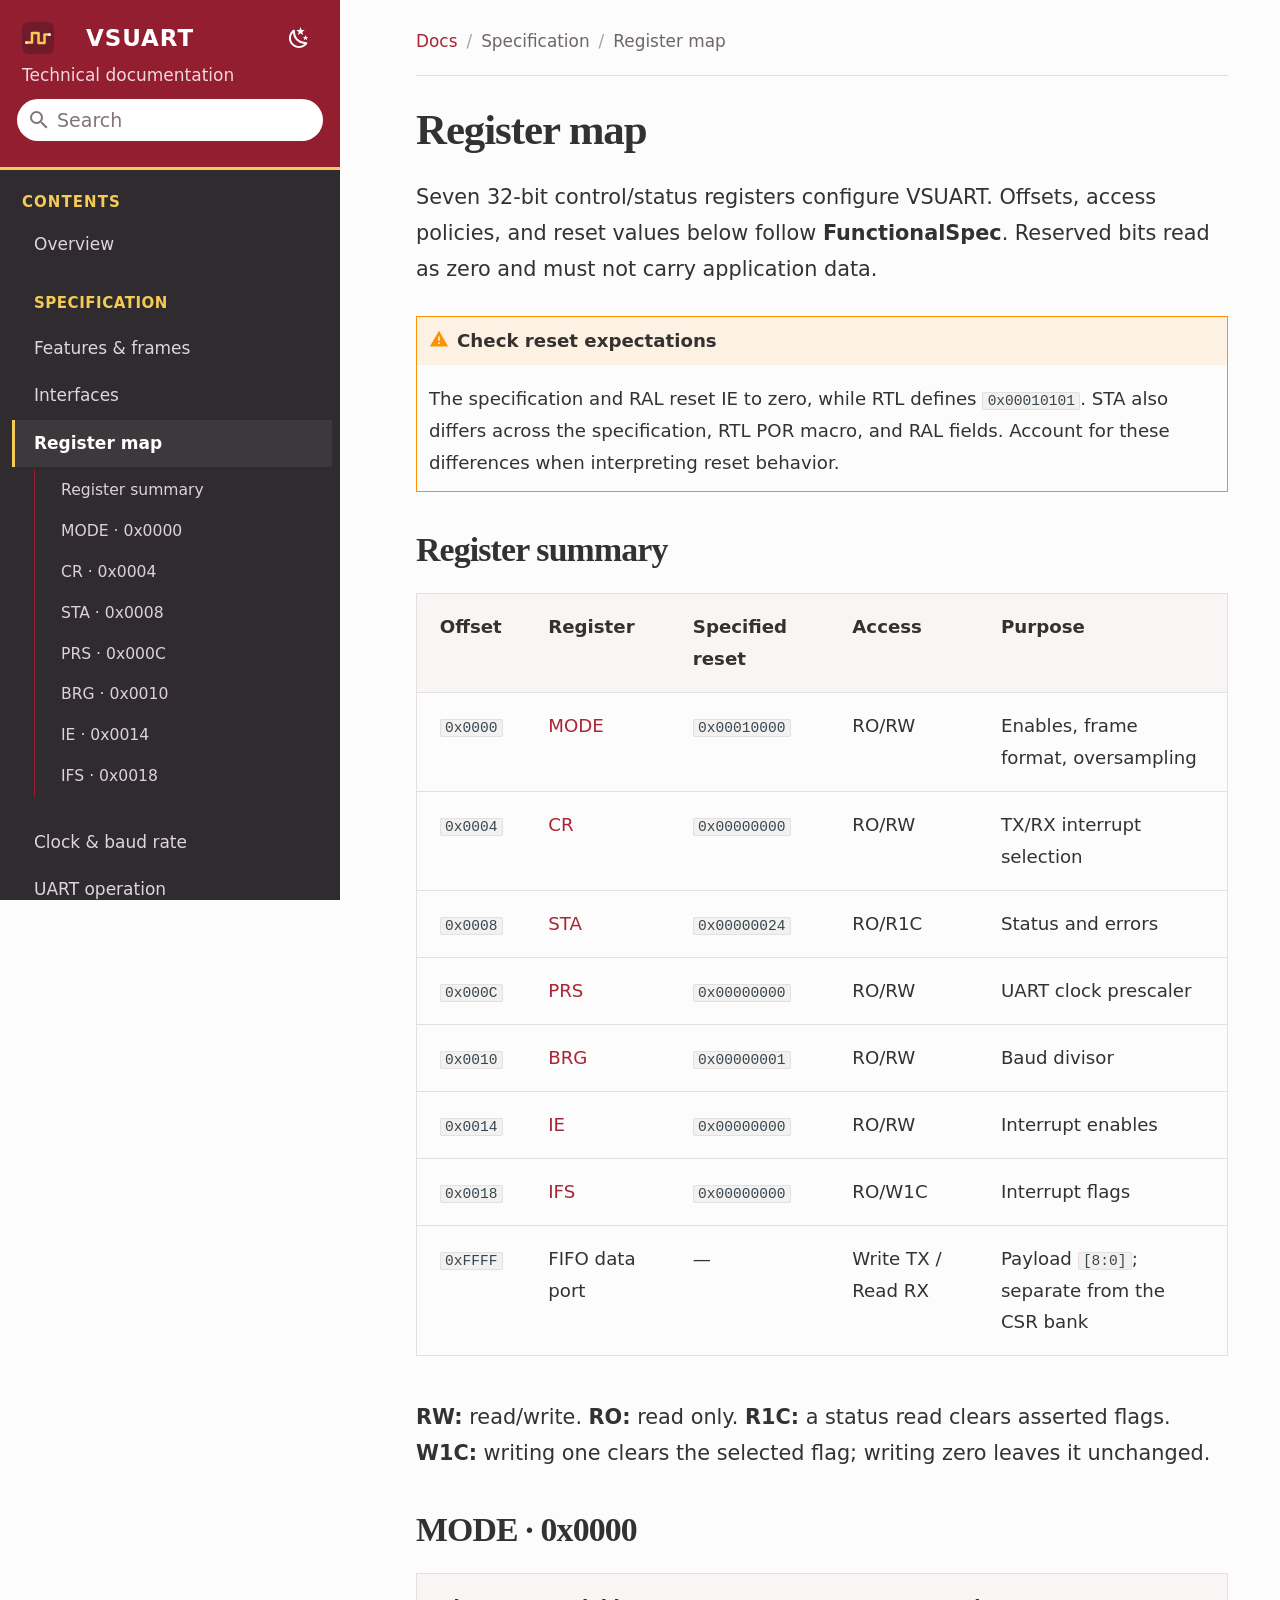
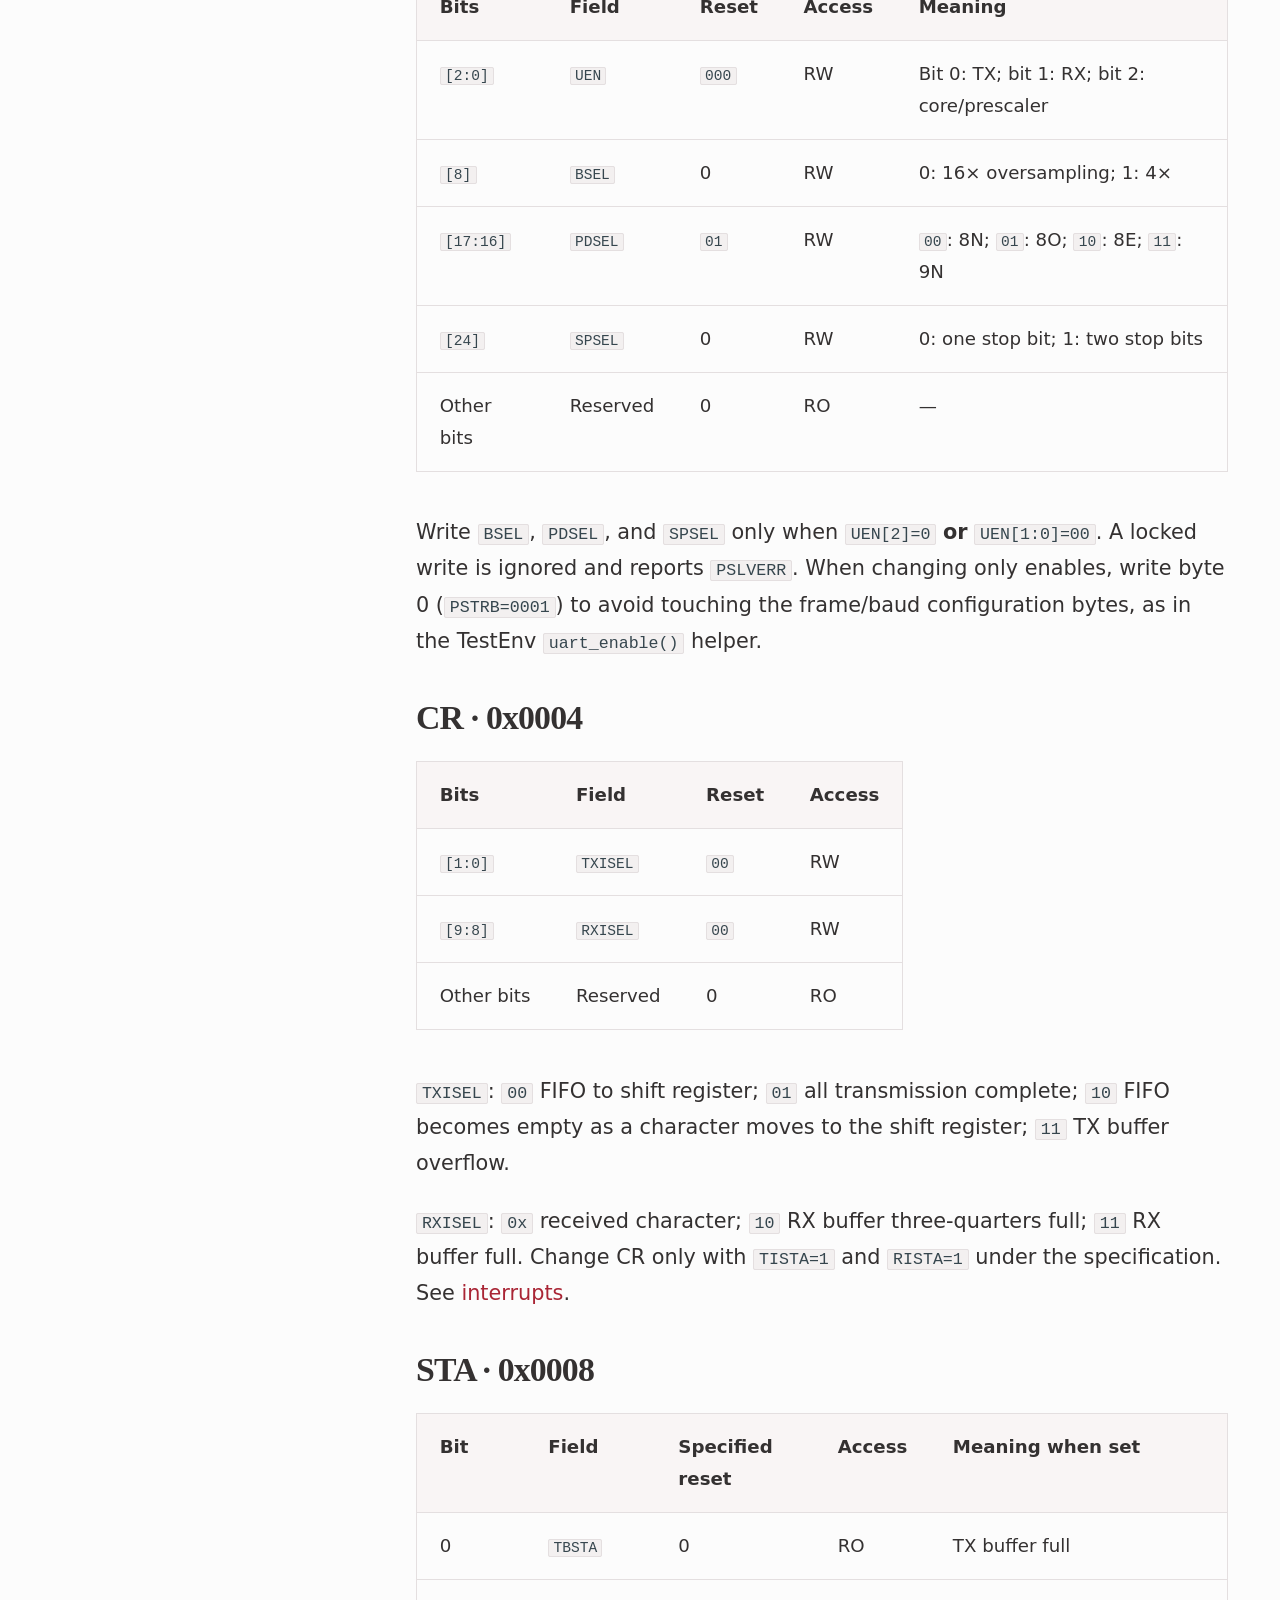
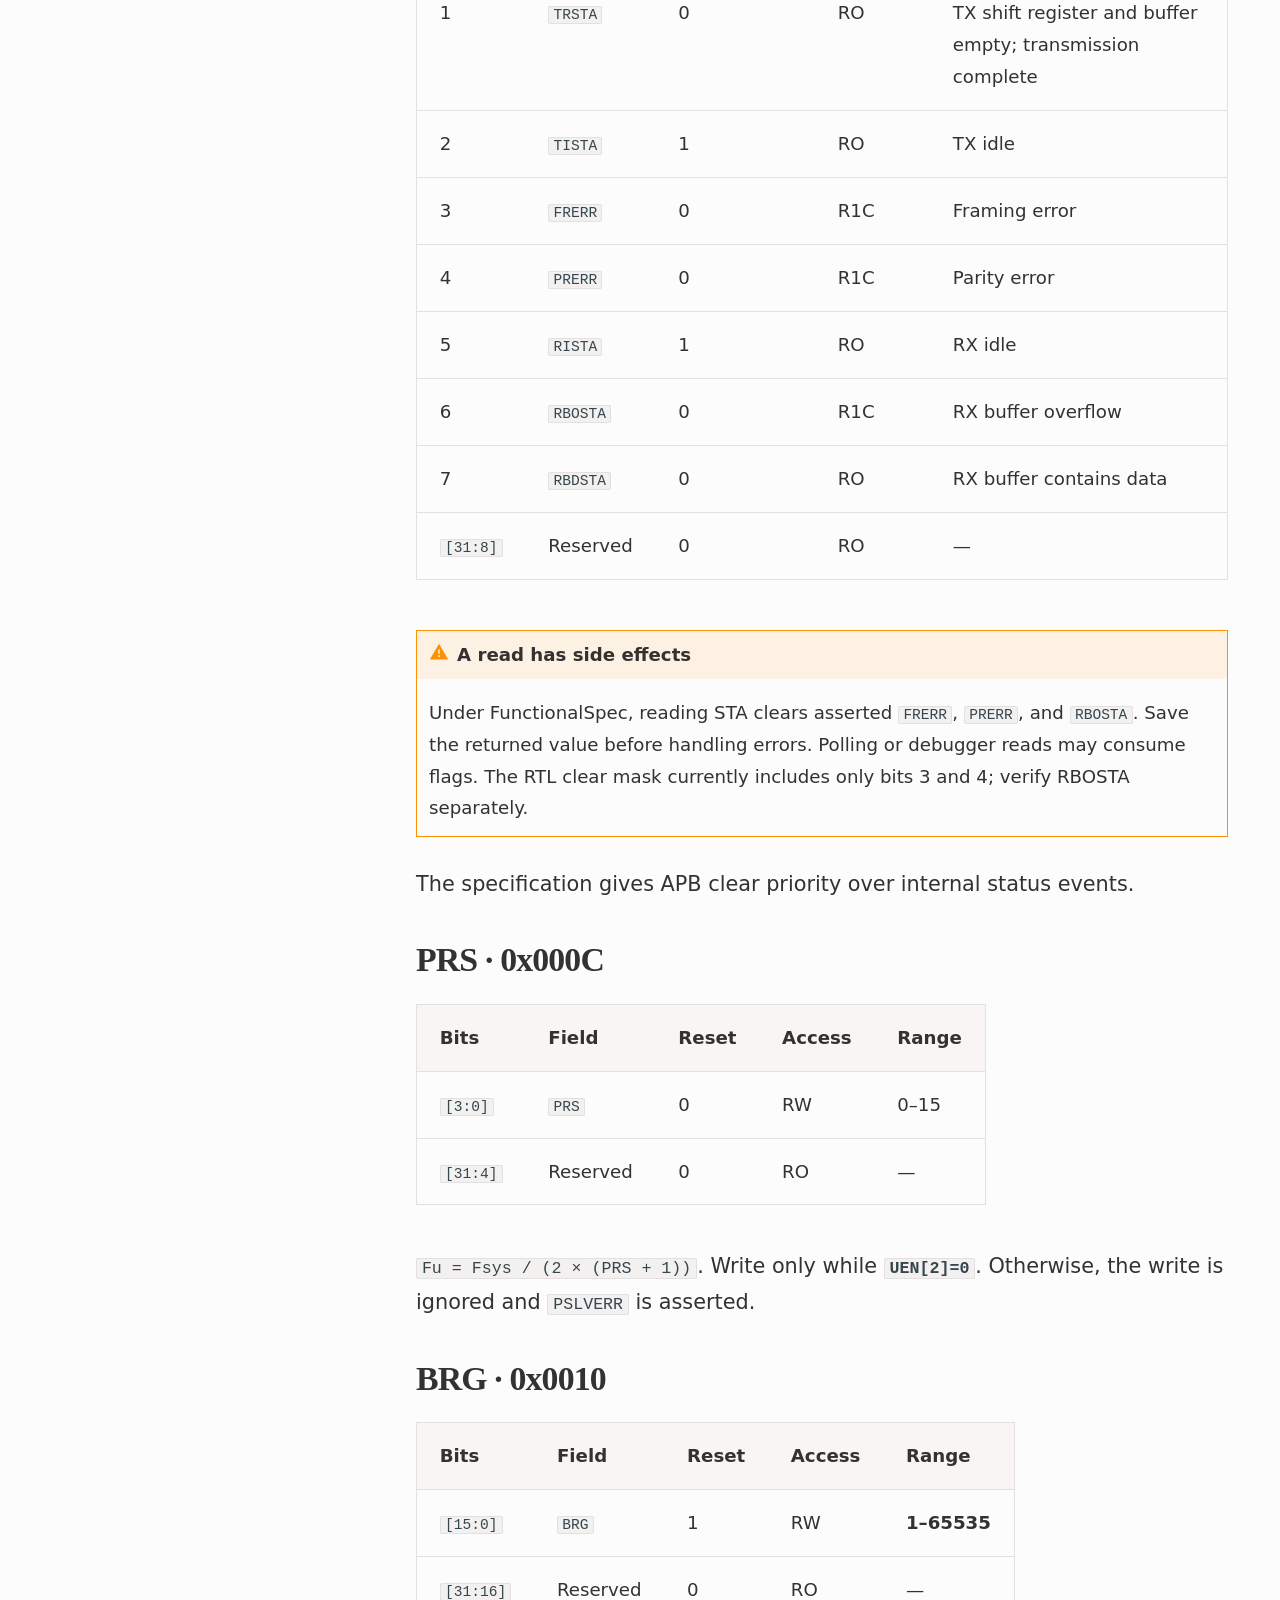
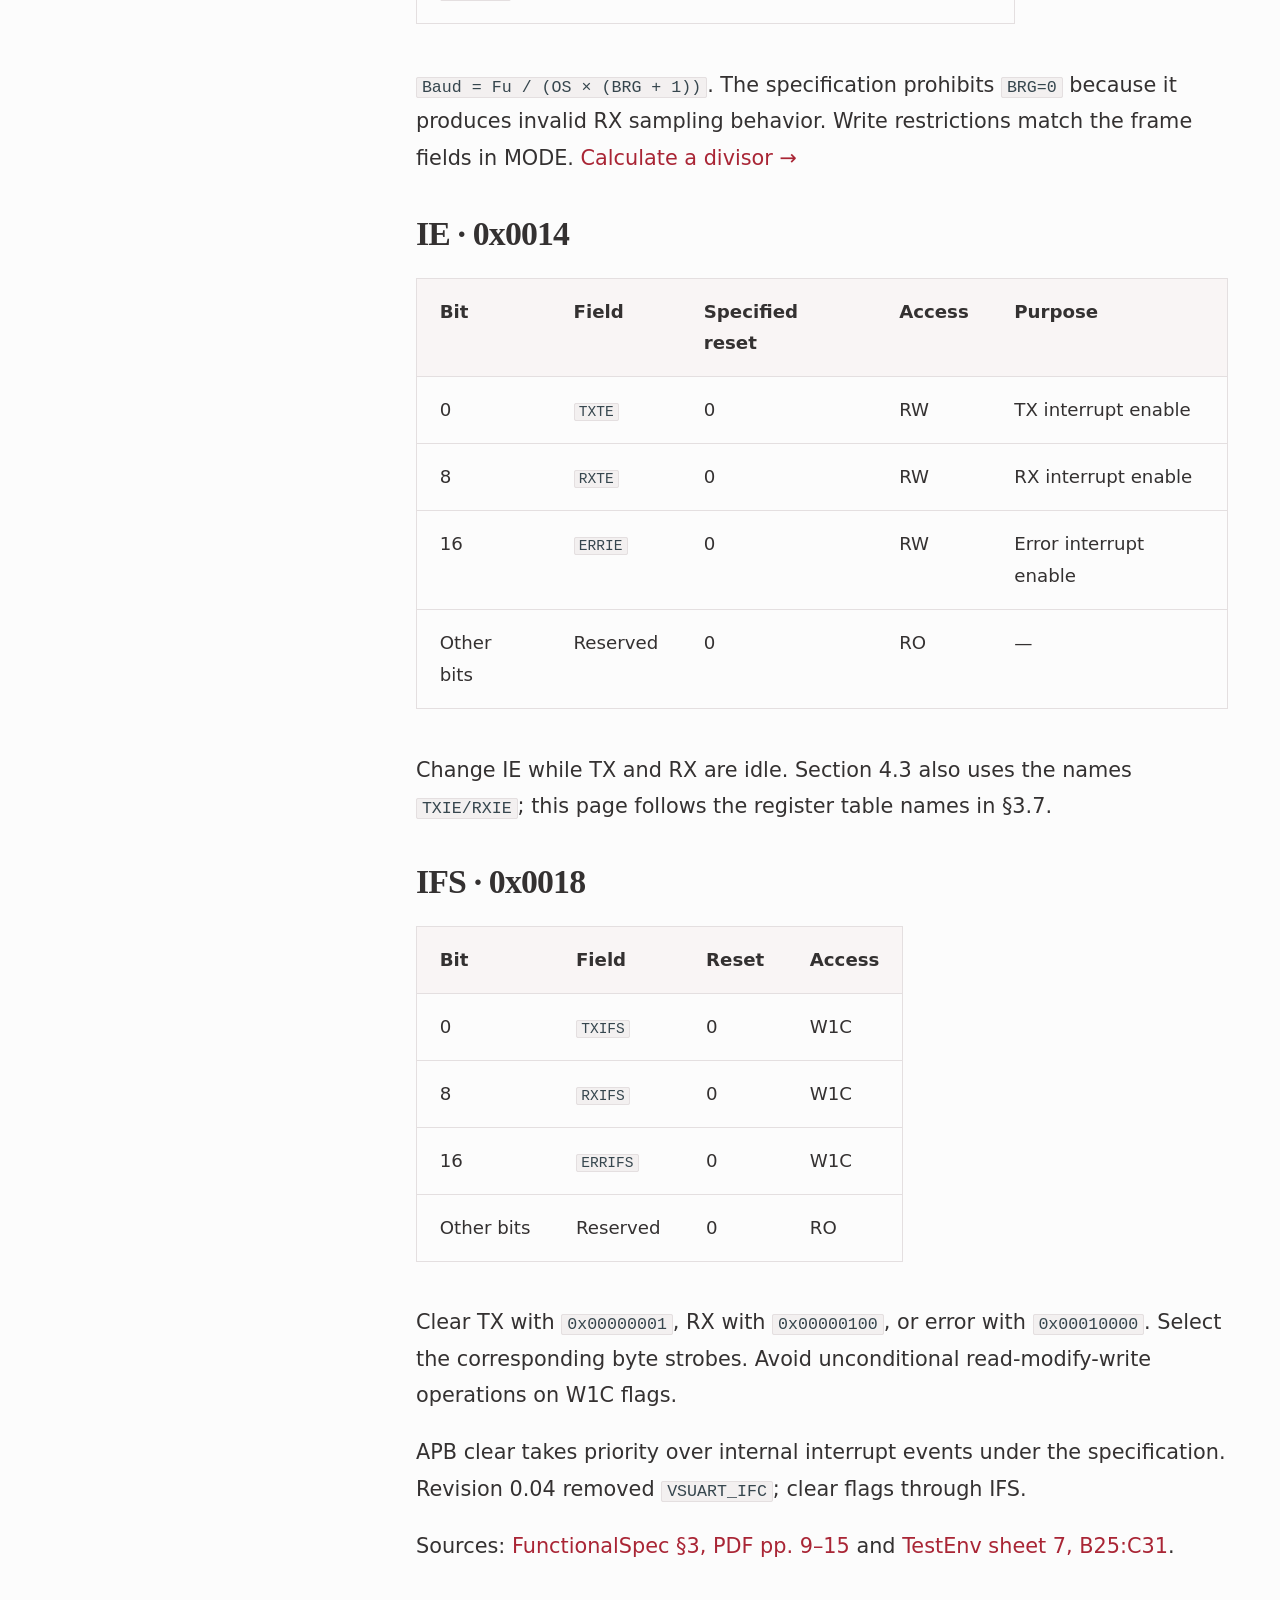
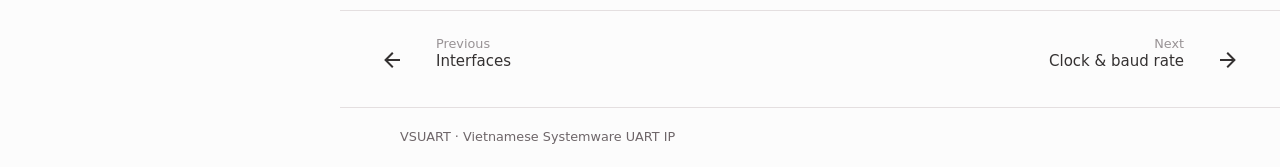
<file: specification/registers/index.html>
<!doctype html>
<html lang="en" class="no-js">
  <head>
    
      <meta charset="utf-8">
      <meta name="viewport" content="width=device-width,initial-scale=1">
      
        <meta name="description" content="Technical documentation for the VSUART IP, APB4 interface, RTL architecture, and UVM verification environment.">
      
      
        <meta name="author" content="VS Team">
      
      
      
        <link rel="prev" href="../interfaces/">
      
      
        <link rel="next" href="../baudrate/">
      
      
        
      
      
      <link rel="icon" href="../../assets/logo.svg">
      <meta name="generator" content="mkdocs-1.6.1, mkdocs-material-9.8.0">
    
    
      
        <title>Register map - VSUART</title>
      
    
    
      <link rel="stylesheet" href="../../assets/stylesheets/main.57a0d79d.min.css">
      
        
        <link rel="stylesheet" href="../../assets/stylesheets/palette.fb2fffe2.min.css">
      
      


    
    
      
    
    
      
    
    
      <link rel="stylesheet" href="../../stylesheets/extra.css?v=sidebar-font-balanced-1">
    
    <script>__md_scope=new URL("../..",location),__md_hash=e=>[...e].reduce(((e,_)=>(e<<5)-e+_.charCodeAt(0)),0),__md_get=(e,_=localStorage,t=__md_scope)=>JSON.parse(_.getItem(t.pathname+"."+e)),__md_set=(e,_,t=localStorage,a=__md_scope)=>{try{t.setItem(a.pathname+"."+e,JSON.stringify(_))}catch(e){}}</script>
    
      

    
    
  
  <meta name="theme-color" content="#921e30">

  </head>
  
  
    
    
      
    
    
    
    
    <body dir="ltr" data-md-color-scheme="default" data-md-color-primary="custom" data-md-color-accent="amber">
  
    
    <input class="md-toggle" data-md-toggle="drawer" type="checkbox" id="__drawer" autocomplete="off">
    <input class="md-toggle" data-md-toggle="search" type="checkbox" id="__search" autocomplete="off">
    <label class="md-overlay" for="__drawer"></label>
    <div data-md-component="skip">
      
        
        <a href="#register-map" class="md-skip">
          Skip to content
        </a>
      
    </div>
    <div data-md-component="announce">
      
    </div>
    
    
      <header class="md-header" data-md-component="header">
  <nav class="md-header__inner md-grid" aria-label="Header">
    <label class="md-header__button md-icon" for="__drawer" aria-label="Open navigation">
      <svg xmlns="http://www.w3.org/2000/svg" viewBox="0 0 24 24"><path d="M3 6h18v2H3zm0 5h18v2H3zm0 5h18v2H3z"/></svg>
    </label>
    <a href="../.." class="md-header__button md-logo" aria-label="VSUART documentation">
      
  <img src="../../assets/logo.svg" alt="logo">

    </a>
    <div class="md-header__title" data-md-component="header-title">
      <div class="md-header__ellipsis">
        <div class="md-header__topic"><span class="md-ellipsis">VSUART</span></div>
        <div class="md-header__topic" data-md-component="header-topic"><span class="md-ellipsis">Register map</span></div>
      </div>
    </div>
    <form class="md-header__option" data-md-component="palette">
  
    
    
    
    <input class="md-option" data-md-color-media="" data-md-color-scheme="default" data-md-color-primary="custom" data-md-color-accent="amber"  aria-label="Switch to dark mode"  type="radio" name="__palette" id="__palette_0">
    
      <label class="md-header__button md-icon" title="Switch to dark mode" for="__palette_1" hidden>
        <svg xmlns="http://www.w3.org/2000/svg" viewBox="0 0 24 24"><path d="m17.75 4.09-2.53 1.94.91 3.06-2.63-1.81-2.63 1.81.91-3.06-2.53-1.94L12.44 4l1.06-3 1.06 3zm3.5 6.91-1.64 1.25.59 1.98-1.7-1.17-1.7 1.17.59-1.98L15.75 11l2.06-.05L18.5 9l.69 1.95zm-2.28 4.95c.83-.08 1.72 1.1 1.19 1.85-.32.45-.66.87-1.08 1.27C15.17 23 8.84 23 4.94 19.07c-3.91-3.9-3.91-10.24 0-14.14.4-.4.82-.76 1.27-1.08.75-.53 1.93.36 1.85 1.19-.27 2.86.69 5.83 2.89 8.02a9.96 9.96 0 0 0 8.02 2.89m-1.64 2.02a12.08 12.08 0 0 1-7.8-3.47c-2.17-2.19-3.33-5-3.49-7.82-2.81 3.14-2.7 7.96.31 10.98 3.02 3.01 7.84 3.12 10.98.31"/></svg>
      </label>
    
  
    
    
    
    <input class="md-option" data-md-color-media="" data-md-color-scheme="slate" data-md-color-primary="custom" data-md-color-accent="amber"  aria-label="Switch to light mode"  type="radio" name="__palette" id="__palette_1">
    
      <label class="md-header__button md-icon" title="Switch to light mode" for="__palette_0" hidden>
        <svg xmlns="http://www.w3.org/2000/svg" viewBox="0 0 24 24"><path d="M12 7a5 5 0 0 1 5 5 5 5 0 0 1-5 5 5 5 0 0 1-5-5 5 5 0 0 1 5-5m0 2a3 3 0 0 0-3 3 3 3 0 0 0 3 3 3 3 0 0 0 3-3 3 3 0 0 0-3-3m0-7 2.39 3.42C13.65 5.15 12.84 5 12 5s-1.65.15-2.39.42zM3.34 7l4.16-.35A7.2 7.2 0 0 0 5.94 8.5c-.44.74-.69 1.5-.83 2.29zm.02 10 1.76-3.77a7.131 7.131 0 0 0 2.38 4.14zM20.65 7l-1.77 3.79a7.02 7.02 0 0 0-2.38-4.15zm-.01 10-4.14.36c.59-.51 1.12-1.14 1.54-1.86.42-.73.69-1.5.83-2.29zM12 22l-2.41-3.44c.74.27 1.55.44 2.41.44.82 0 1.63-.17 2.37-.44z"/></svg>
      </label>
    
  
</form>
    <script>var palette=__md_get("__palette");if(palette&&palette.color){if("(prefers-color-scheme)"===palette.color.media){var media=matchMedia("(prefers-color-scheme: light)"),input=document.querySelector(media.matches?"[data-md-color-media='(prefers-color-scheme: light)']":"[data-md-color-media='(prefers-color-scheme: dark)']");palette.color.media=input.getAttribute("data-md-color-media"),palette.color.scheme=input.getAttribute("data-md-color-scheme"),palette.color.primary=input.getAttribute("data-md-color-primary"),palette.color.accent=input.getAttribute("data-md-color-accent")}for(var[key,value]of Object.entries(palette.color))document.body.setAttribute("data-md-color-"+key,value)}</script>
    <label class="md-header__button md-icon" for="__search" aria-label="Open search">
      <svg xmlns="http://www.w3.org/2000/svg" viewBox="0 0 24 24"><path d="M9.5 3A6.5 6.5 0 0 1 16 9.5c0 1.61-.59 3.09-1.56 4.23l.27.27h.79l5 5-1.5 1.5-5-5v-.79l-.27-.27A6.52 6.52 0 0 1 9.5 16 6.5 6.5 0 0 1 3 9.5 6.5 6.5 0 0 1 9.5 3m0 2C7 5 5 7 5 9.5S7 14 9.5 14 14 12 14 9.5 12 5 9.5 5"/></svg>
    </label>
    <p class="docs-header-subtitle">Technical documentation</p>
    <div class="md-search" data-md-component="search" role="dialog">
  <label class="md-search__overlay" for="__search"></label>
  <div class="md-search__inner" role="search">
    <form class="md-search__form" name="search">
      <input type="text" class="md-search__input" name="query" aria-label="Search" placeholder="Search" autocapitalize="off" autocorrect="off" autocomplete="off" spellcheck="false" data-md-component="search-query" required>
      <label class="md-search__icon md-icon" for="__search">
        
        <svg xmlns="http://www.w3.org/2000/svg" viewBox="0 0 24 24"><path d="M9.5 3A6.5 6.5 0 0 1 16 9.5c0 1.61-.59 3.09-1.56 4.23l.27.27h.79l5 5-1.5 1.5-5-5v-.79l-.27-.27A6.52 6.52 0 0 1 9.5 16 6.5 6.5 0 0 1 3 9.5 6.5 6.5 0 0 1 9.5 3m0 2C7 5 5 7 5 9.5S7 14 9.5 14 14 12 14 9.5 12 5 9.5 5"/></svg>
        
        <svg xmlns="http://www.w3.org/2000/svg" viewBox="0 0 24 24"><path d="M20 11v2H8l5.5 5.5-1.42 1.42L4.16 12l7.92-7.92L13.5 5.5 8 11z"/></svg>
      </label>
      <nav class="md-search__options" aria-label="Search">
        
        <button type="reset" class="md-search__icon md-icon" title="Clear" aria-label="Clear" tabindex="-1">
          
          <svg xmlns="http://www.w3.org/2000/svg" viewBox="0 0 24 24"><path d="M19 6.41 17.59 5 12 10.59 6.41 5 5 6.41 10.59 12 5 17.59 6.41 19 12 13.41 17.59 19 19 17.59 13.41 12z"/></svg>
        </button>
      </nav>
      
        <div class="md-search__suggest" data-md-component="search-suggest"></div>
      
    </form>
    <div class="md-search__output">
      <div class="md-search__scrollwrap" tabindex="0" data-md-scrollfix>
        <div class="md-search-result" data-md-component="search-result">
          <div class="md-search-result__meta">
            Initializing search
          </div>
          <ol class="md-search-result__list" role="presentation"></ol>
        </div>
      </div>
    </div>
  </div>
</div>
  </nav>
</header>
    
    <div class="md-container" data-md-component="container">
      
      
        
          
        
      
      <main class="md-main" data-md-component="main">
        <div class="md-main__inner md-grid">
          
  <aside class="md-sidebar md-sidebar--primary" data-md-component="sidebar" data-md-type="navigation" aria-label="Documentation sidebar">
    <div class="md-sidebar__scrollwrap">
      <div class="md-sidebar__inner">
        <p class="docs-nav-label">Contents</p>
        



  

<nav class="md-nav md-nav--primary md-nav--integrated" aria-label="Navigation" data-md-level="0">
  <label class="md-nav__title" for="__drawer">
    <a href="../.." title="VSUART" class="md-nav__button md-logo" aria-label="VSUART" data-md-component="logo">
      
  <img src="../../assets/logo.svg" alt="logo">

    </a>
    VSUART
  </label>
  
  <ul class="md-nav__list" data-md-scrollfix>
    
      
      
  
  
  
  
    <li class="md-nav__item">
      <a href="../.." class="md-nav__link">
        
  
  
  <span class="md-ellipsis">
    
  
    Overview
  

    
  </span>
  
  

      </a>
    </li>
  

    
      
      
  
  
    
  
  
  
    
    
    
    
      
        
        
      
    
    
    <li class="md-nav__item md-nav__item--active md-nav__item--section md-nav__item--nested">
      
        
        
        <input class="md-nav__toggle md-toggle " type="checkbox" id="__nav_2" checked>
        
          
          <label class="md-nav__link" for="__nav_2" id="__nav_2_label" tabindex="">
            
  
  
  <span class="md-ellipsis">
    
  
    Specification
  

    
  </span>
  
  

            <span class="md-nav__icon md-icon"></span>
          </label>
        
        <nav class="md-nav" data-md-level="1" aria-labelledby="__nav_2_label" aria-expanded="true">
          <label class="md-nav__title" for="__nav_2">
            <span class="md-nav__icon md-icon"></span>
            
  
    Specification
  

          </label>
          <ul class="md-nav__list" data-md-scrollfix>
            
              
                
  
  
  
  
    <li class="md-nav__item">
      <a href="../features/" class="md-nav__link">
        
  
  
  <span class="md-ellipsis">
    
  
    Features & frames
  

    
  </span>
  
  

      </a>
    </li>
  

              
            
              
                
  
  
  
  
    <li class="md-nav__item">
      <a href="../interfaces/" class="md-nav__link">
        
  
  
  <span class="md-ellipsis">
    
  
    Interfaces
  

    
  </span>
  
  

      </a>
    </li>
  

              
            
              
                
  
  
    
  
  
  
    <li class="md-nav__item md-nav__item--active">
      
      <input class="md-nav__toggle md-toggle" type="checkbox" id="__toc">
      
      
        
      
      
        <label class="md-nav__link md-nav__link--active" for="__toc">
          
  
  
  <span class="md-ellipsis">
    
  
    Register map
  

    
  </span>
  
  

          <span class="md-nav__icon md-icon"></span>
        </label>
      
      <a href="./" class="md-nav__link md-nav__link--active">
        
  
  
  <span class="md-ellipsis">
    
  
    Register map
  

    
  </span>
  
  

      </a>
      
        

<nav class="md-nav md-nav--secondary" aria-label="Table of contents">
  
  
  
    
  
  
    <label class="md-nav__title" for="__toc">
      <span class="md-nav__icon md-icon"></span>
      Table of contents
    </label>
    <ul class="md-nav__list" data-md-component="toc" data-md-scrollfix>
      
        <li class="md-nav__item">
  <a href="#register-summary" class="md-nav__link">
    <span class="md-ellipsis">
      
        Register summary
      
    </span>
  </a>
  
</li>
      
        <li class="md-nav__item">
  <a href="#mode-0x0000" class="md-nav__link">
    <span class="md-ellipsis">
      
        MODE · 0x0000
      
    </span>
  </a>
  
</li>
      
        <li class="md-nav__item">
  <a href="#cr-0x0004" class="md-nav__link">
    <span class="md-ellipsis">
      
        CR · 0x0004
      
    </span>
  </a>
  
</li>
      
        <li class="md-nav__item">
  <a href="#sta-0x0008" class="md-nav__link">
    <span class="md-ellipsis">
      
        STA · 0x0008
      
    </span>
  </a>
  
</li>
      
        <li class="md-nav__item">
  <a href="#prs-0x000c" class="md-nav__link">
    <span class="md-ellipsis">
      
        PRS · 0x000C
      
    </span>
  </a>
  
</li>
      
        <li class="md-nav__item">
  <a href="#brg-0x0010" class="md-nav__link">
    <span class="md-ellipsis">
      
        BRG · 0x0010
      
    </span>
  </a>
  
</li>
      
        <li class="md-nav__item">
  <a href="#ie-0x0014" class="md-nav__link">
    <span class="md-ellipsis">
      
        IE · 0x0014
      
    </span>
  </a>
  
</li>
      
        <li class="md-nav__item">
  <a href="#ifs-0x0018" class="md-nav__link">
    <span class="md-ellipsis">
      
        IFS · 0x0018
      
    </span>
  </a>
  
</li>
      
    </ul>
  
</nav>
      
    </li>
  

              
            
              
                
  
  
  
  
    <li class="md-nav__item">
      <a href="../baudrate/" class="md-nav__link">
        
  
  
  <span class="md-ellipsis">
    
  
    Clock & baud rate
  

    
  </span>
  
  

      </a>
    </li>
  

              
            
              
                
  
  
  
  
    <li class="md-nav__item">
      <a href="../operation/" class="md-nav__link">
        
  
  
  <span class="md-ellipsis">
    
  
    UART operation
  

    
  </span>
  
  

      </a>
    </li>
  

              
            
              
                
  
  
  
  
    <li class="md-nav__item">
      <a href="../interrupts/" class="md-nav__link">
        
  
  
  <span class="md-ellipsis">
    
  
    Interrupts & errors
  

    
  </span>
  
  

      </a>
    </li>
  

              
            
          </ul>
        </nav>
      
    </li>
  

    
      
      
  
  
  
  
    
    
    
    
      
        
        
      
    
    
    <li class="md-nav__item md-nav__item--section md-nav__item--nested">
      
        
        
        <input class="md-nav__toggle md-toggle " type="checkbox" id="__nav_3" >
        
          
          <label class="md-nav__link" for="__nav_3" id="__nav_3_label" tabindex="">
            
  
  
  <span class="md-ellipsis">
    
  
    RTL design
  

    
  </span>
  
  

            <span class="md-nav__icon md-icon"></span>
          </label>
        
        <nav class="md-nav" data-md-level="1" aria-labelledby="__nav_3_label" aria-expanded="false">
          <label class="md-nav__title" for="__nav_3">
            <span class="md-nav__icon md-icon"></span>
            
  
    RTL design
  

          </label>
          <ul class="md-nav__list" data-md-scrollfix>
            
              
                
  
  
  
  
    <li class="md-nav__item">
      <a href="../../design/architecture/" class="md-nav__link">
        
  
  
  <span class="md-ellipsis">
    
  
    Architecture
  

    
  </span>
  
  

      </a>
    </li>
  

              
            
          </ul>
        </nav>
      
    </li>
  

    
      
      
  
  
  
  
    
    
    
    
      
        
        
      
    
    
    <li class="md-nav__item md-nav__item--section md-nav__item--nested">
      
        
        
        <input class="md-nav__toggle md-toggle " type="checkbox" id="__nav_4" >
        
          
          <label class="md-nav__link" for="__nav_4" id="__nav_4_label" tabindex="">
            
  
  
  <span class="md-ellipsis">
    
  
    Verification
  

    
  </span>
  
  

            <span class="md-nav__icon md-icon"></span>
          </label>
        
        <nav class="md-nav" data-md-level="1" aria-labelledby="__nav_4_label" aria-expanded="false">
          <label class="md-nav__title" for="__nav_4">
            <span class="md-nav__icon md-icon"></span>
            
  
    Verification
  

          </label>
          <ul class="md-nav__list" data-md-scrollfix>
            
              
                
  
  
  
  
    <li class="md-nav__item">
      <a href="../../verification/environment/" class="md-nav__link">
        
  
  
  <span class="md-ellipsis">
    
  
    UVM environment
  

    
  </span>
  
  

      </a>
    </li>
  

              
            
              
                
  
  
  
  
    <li class="md-nav__item">
      <a href="../../verification/tests/" class="md-nav__link">
        
  
  
  <span class="md-ellipsis">
    
  
    Tests
  

    
  </span>
  
  

      </a>
    </li>
  

              
            
          </ul>
        </nav>
      
    </li>
  

    
  </ul>
</nav>
        <div class="docs-sidebar-footer">VS Team <span>·</span> UART IP</div>
      </div>
    </div>
  </aside>

          
            <div class="md-content" data-md-component="content">
              
              <article class="md-content__inner md-typeset">
                
  <nav class="docs-breadcrumb" aria-label="Breadcrumb">
    <a href="../..">Docs</a>
    <span aria-hidden="true">/</span>
    
      
        <span>Specification</span><span aria-hidden="true">/</span>
      
      <span aria-current="page">Register map</span>
    
  </nav>
  



<h1 id="register-map">Register map<a class="headerlink" href="#register-map" title="Permanent link">&para;</a></h1>
<p>Seven 32-bit control/status registers configure VSUART. Offsets, access policies, and reset values below follow <strong>FunctionalSpec</strong>. Reserved bits read as zero and must not carry application data.</p>
<div class="admonition warning">
<p class="admonition-title">Check reset expectations</p>
<p>The specification and RAL reset IE to zero, while RTL defines <code>0x00010101</code>. STA also differs across the specification, RTL POR macro, and RAL fields. Account for these differences when interpreting reset behavior.</p>
</div>
<h2 id="register-summary">Register summary<a class="headerlink" href="#register-summary" title="Permanent link">&para;</a></h2>
<table>
<thead>
<tr>
<th>Offset</th>
<th>Register</th>
<th>Specified reset</th>
<th>Access</th>
<th>Purpose</th>
</tr>
</thead>
<tbody>
<tr>
<td><code>0x0000</code></td>
<td><a href="#mode-0x0000">MODE</a></td>
<td><code>0x00010000</code></td>
<td>RO/RW</td>
<td>Enables, frame format, oversampling</td>
</tr>
<tr>
<td><code>0x0004</code></td>
<td><a href="#cr-0x0004">CR</a></td>
<td><code>0x00000000</code></td>
<td>RO/RW</td>
<td>TX/RX interrupt selection</td>
</tr>
<tr>
<td><code>0x0008</code></td>
<td><a href="#sta-0x0008">STA</a></td>
<td><code>0x00000024</code></td>
<td>RO/R1C</td>
<td>Status and errors</td>
</tr>
<tr>
<td><code>0x000C</code></td>
<td><a href="#prs-0x000c">PRS</a></td>
<td><code>0x00000000</code></td>
<td>RO/RW</td>
<td>UART clock prescaler</td>
</tr>
<tr>
<td><code>0x0010</code></td>
<td><a href="#brg-0x0010">BRG</a></td>
<td><code>0x00000001</code></td>
<td>RO/RW</td>
<td>Baud divisor</td>
</tr>
<tr>
<td><code>0x0014</code></td>
<td><a href="#ie-0x0014">IE</a></td>
<td><code>0x00000000</code></td>
<td>RO/RW</td>
<td>Interrupt enables</td>
</tr>
<tr>
<td><code>0x0018</code></td>
<td><a href="#ifs-0x0018">IFS</a></td>
<td><code>0x00000000</code></td>
<td>RO/W1C</td>
<td>Interrupt flags</td>
</tr>
<tr>
<td><code>0xFFFF</code></td>
<td>FIFO data port</td>
<td>—</td>
<td>Write TX / Read RX</td>
<td>Payload <code>[8:0]</code>; separate from the CSR bank</td>
</tr>
</tbody>
</table>
<p><strong>RW:</strong> read/write. <strong>RO:</strong> read only. <strong>R1C:</strong> a status read clears asserted flags. <strong>W1C:</strong> writing one clears the selected flag; writing zero leaves it unchanged.</p>
<h2 id="mode-0x0000">MODE · 0x0000<a class="headerlink" href="#mode-0x0000" title="Permanent link">&para;</a></h2>
<table>
<thead>
<tr>
<th>Bits</th>
<th>Field</th>
<th>Reset</th>
<th>Access</th>
<th>Meaning</th>
</tr>
</thead>
<tbody>
<tr>
<td><code>[2:0]</code></td>
<td><code>UEN</code></td>
<td><code>000</code></td>
<td>RW</td>
<td>Bit 0: TX; bit 1: RX; bit 2: core/prescaler</td>
</tr>
<tr>
<td><code>[8]</code></td>
<td><code>BSEL</code></td>
<td>0</td>
<td>RW</td>
<td>0: 16× oversampling; 1: 4×</td>
</tr>
<tr>
<td><code>[17:16]</code></td>
<td><code>PDSEL</code></td>
<td><code>01</code></td>
<td>RW</td>
<td><code>00</code>: 8N; <code>01</code>: 8O; <code>10</code>: 8E; <code>11</code>: 9N</td>
</tr>
<tr>
<td><code>[24]</code></td>
<td><code>SPSEL</code></td>
<td>0</td>
<td>RW</td>
<td>0: one stop bit; 1: two stop bits</td>
</tr>
<tr>
<td>Other bits</td>
<td>Reserved</td>
<td>0</td>
<td>RO</td>
<td>—</td>
</tr>
</tbody>
</table>
<p>Write <code>BSEL</code>, <code>PDSEL</code>, and <code>SPSEL</code> only when <code>UEN[2]=0</code> <strong>or</strong> <code>UEN[1:0]=00</code>. A locked write is ignored and reports <code>PSLVERR</code>. When changing only enables, write byte 0 (<code>PSTRB=0001</code>) to avoid touching the frame/baud configuration bytes, as in the TestEnv <code>uart_enable()</code> helper.</p>
<h2 id="cr-0x0004">CR · 0x0004<a class="headerlink" href="#cr-0x0004" title="Permanent link">&para;</a></h2>
<table>
<thead>
<tr>
<th>Bits</th>
<th>Field</th>
<th>Reset</th>
<th>Access</th>
</tr>
</thead>
<tbody>
<tr>
<td><code>[1:0]</code></td>
<td><code>TXISEL</code></td>
<td><code>00</code></td>
<td>RW</td>
</tr>
<tr>
<td><code>[9:8]</code></td>
<td><code>RXISEL</code></td>
<td><code>00</code></td>
<td>RW</td>
</tr>
<tr>
<td>Other bits</td>
<td>Reserved</td>
<td>0</td>
<td>RO</td>
</tr>
</tbody>
</table>
<p><code>TXISEL</code>: <code>00</code> FIFO to shift register; <code>01</code> all transmission complete; <code>10</code> FIFO becomes empty as a character moves to the shift register; <code>11</code> TX buffer overflow.</p>
<p><code>RXISEL</code>: <code>0x</code> received character; <code>10</code> RX buffer three-quarters full; <code>11</code> RX buffer full. Change CR only with <code>TISTA=1</code> and <code>RISTA=1</code> under the specification. See <a href="../interrupts/">interrupts</a>.</p>
<h2 id="sta-0x0008">STA · 0x0008<a class="headerlink" href="#sta-0x0008" title="Permanent link">&para;</a></h2>
<table>
<thead>
<tr>
<th>Bit</th>
<th>Field</th>
<th>Specified reset</th>
<th>Access</th>
<th>Meaning when set</th>
</tr>
</thead>
<tbody>
<tr>
<td>0</td>
<td><code>TBSTA</code></td>
<td>0</td>
<td>RO</td>
<td>TX buffer full</td>
</tr>
<tr>
<td>1</td>
<td><code>TRSTA</code></td>
<td>0</td>
<td>RO</td>
<td>TX shift register and buffer empty; transmission complete</td>
</tr>
<tr>
<td>2</td>
<td><code>TISTA</code></td>
<td>1</td>
<td>RO</td>
<td>TX idle</td>
</tr>
<tr>
<td>3</td>
<td><code>FRERR</code></td>
<td>0</td>
<td>R1C</td>
<td>Framing error</td>
</tr>
<tr>
<td>4</td>
<td><code>PRERR</code></td>
<td>0</td>
<td>R1C</td>
<td>Parity error</td>
</tr>
<tr>
<td>5</td>
<td><code>RISTA</code></td>
<td>1</td>
<td>RO</td>
<td>RX idle</td>
</tr>
<tr>
<td>6</td>
<td><code>RBOSTA</code></td>
<td>0</td>
<td>R1C</td>
<td>RX buffer overflow</td>
</tr>
<tr>
<td>7</td>
<td><code>RBDSTA</code></td>
<td>0</td>
<td>RO</td>
<td>RX buffer contains data</td>
</tr>
<tr>
<td><code>[31:8]</code></td>
<td>Reserved</td>
<td>0</td>
<td>RO</td>
<td>—</td>
</tr>
</tbody>
</table>
<div class="admonition warning">
<p class="admonition-title">A read has side effects</p>
<p>Under FunctionalSpec, reading STA clears asserted <code>FRERR</code>, <code>PRERR</code>, and <code>RBOSTA</code>. Save the returned value before handling errors. Polling or debugger reads may consume flags. The RTL clear mask currently includes only bits 3 and 4; verify RBOSTA separately.</p>
</div>
<p>The specification gives APB clear priority over internal status events.</p>
<h2 id="prs-0x000c">PRS · 0x000C<a class="headerlink" href="#prs-0x000c" title="Permanent link">&para;</a></h2>
<table>
<thead>
<tr>
<th>Bits</th>
<th>Field</th>
<th>Reset</th>
<th>Access</th>
<th>Range</th>
</tr>
</thead>
<tbody>
<tr>
<td><code>[3:0]</code></td>
<td><code>PRS</code></td>
<td>0</td>
<td>RW</td>
<td>0–15</td>
</tr>
<tr>
<td><code>[31:4]</code></td>
<td>Reserved</td>
<td>0</td>
<td>RO</td>
<td>—</td>
</tr>
</tbody>
</table>
<p><code>Fu = Fsys / (2 × (PRS + 1))</code>. Write only while <strong><code>UEN[2]=0</code></strong>. Otherwise, the write is ignored and <code>PSLVERR</code> is asserted.</p>
<h2 id="brg-0x0010">BRG · 0x0010<a class="headerlink" href="#brg-0x0010" title="Permanent link">&para;</a></h2>
<table>
<thead>
<tr>
<th>Bits</th>
<th>Field</th>
<th>Reset</th>
<th>Access</th>
<th>Range</th>
</tr>
</thead>
<tbody>
<tr>
<td><code>[15:0]</code></td>
<td><code>BRG</code></td>
<td>1</td>
<td>RW</td>
<td><strong>1–65535</strong></td>
</tr>
<tr>
<td><code>[31:16]</code></td>
<td>Reserved</td>
<td>0</td>
<td>RO</td>
<td>—</td>
</tr>
</tbody>
</table>
<p><code>Baud = Fu / (OS × (BRG + 1))</code>. The specification prohibits <code>BRG=0</code> because it produces invalid RX sampling behavior. Write restrictions match the frame fields in MODE. <a href="../baudrate/">Calculate a divisor →</a></p>
<h2 id="ie-0x0014">IE · 0x0014<a class="headerlink" href="#ie-0x0014" title="Permanent link">&para;</a></h2>
<table>
<thead>
<tr>
<th>Bit</th>
<th>Field</th>
<th>Specified reset</th>
<th>Access</th>
<th>Purpose</th>
</tr>
</thead>
<tbody>
<tr>
<td>0</td>
<td><code>TXTE</code></td>
<td>0</td>
<td>RW</td>
<td>TX interrupt enable</td>
</tr>
<tr>
<td>8</td>
<td><code>RXTE</code></td>
<td>0</td>
<td>RW</td>
<td>RX interrupt enable</td>
</tr>
<tr>
<td>16</td>
<td><code>ERRIE</code></td>
<td>0</td>
<td>RW</td>
<td>Error interrupt enable</td>
</tr>
<tr>
<td>Other bits</td>
<td>Reserved</td>
<td>0</td>
<td>RO</td>
<td>—</td>
</tr>
</tbody>
</table>
<p>Change IE while TX and RX are idle. Section 4.3 also uses the names <code>TXIE/RXIE</code>; this page follows the register table names in §3.7.</p>
<h2 id="ifs-0x0018">IFS · 0x0018<a class="headerlink" href="#ifs-0x0018" title="Permanent link">&para;</a></h2>
<table>
<thead>
<tr>
<th>Bit</th>
<th>Field</th>
<th>Reset</th>
<th>Access</th>
</tr>
</thead>
<tbody>
<tr>
<td>0</td>
<td><code>TXIFS</code></td>
<td>0</td>
<td>W1C</td>
</tr>
<tr>
<td>8</td>
<td><code>RXIFS</code></td>
<td>0</td>
<td>W1C</td>
</tr>
<tr>
<td>16</td>
<td><code>ERRIFS</code></td>
<td>0</td>
<td>W1C</td>
</tr>
<tr>
<td>Other bits</td>
<td>Reserved</td>
<td>0</td>
<td>RO</td>
</tr>
</tbody>
</table>
<p>Clear TX with <code>0x00000001</code>, RX with <code>0x00000100</code>, or error with <code>0x00010000</code>. Select the corresponding byte strobes. Avoid unconditional read-modify-write operations on W1C flags.</p>
<p>APB clear takes priority over internal interrupt events under the specification. Revision 0.04 removed <code>VSUART_IFC</code>; clear flags through IFS.</p>
<p>Sources: <a href="../../downloads/VSUART_FunctionalSpec.pdf#page=9">FunctionalSpec §3, PDF pp. 9–15</a> and <a href="../../downloads/VSUART_TestEnv.xlsx">TestEnv sheet 7, B25:C31</a>.</p>













              </article>
            </div>
          
          
<script>var target=document.getElementById(location.hash.slice(1));target&&target.name&&(target.checked=target.name.startsWith("__tabbed_"))</script>
        </div>
        
          <button type="button" class="md-top md-icon" data-md-component="top" hidden>
  
  <svg xmlns="http://www.w3.org/2000/svg" viewBox="0 0 24 24"><path d="M13 20h-2V8l-5.5 5.5-1.42-1.42L12 4.16l7.92 7.92-1.42 1.42L13 8z"/></svg>
  Back to top
</button>
        
      </main>
      
        <footer class="md-footer">
  
    
      
      <nav class="md-footer__inner md-grid" aria-label="Footer" >
        
          
          <a href="../interfaces/" class="md-footer__link md-footer__link--prev" aria-label="Previous: Interfaces">
            <div class="md-footer__button md-icon">
              
              <svg xmlns="http://www.w3.org/2000/svg" viewBox="0 0 24 24"><path d="M20 11v2H8l5.5 5.5-1.42 1.42L4.16 12l7.92-7.92L13.5 5.5 8 11z"/></svg>
            </div>
            <div class="md-footer__title">
              <span class="md-footer__direction">
                Previous
              </span>
              <div class="md-ellipsis">
                Interfaces
              </div>
            </div>
          </a>
        
        
          
          <a href="../baudrate/" class="md-footer__link md-footer__link--next" aria-label="Next: Clock &amp; baud rate">
            <div class="md-footer__title">
              <span class="md-footer__direction">
                Next
              </span>
              <div class="md-ellipsis">
                Clock & baud rate
              </div>
            </div>
            <div class="md-footer__button md-icon">
              
              <svg xmlns="http://www.w3.org/2000/svg" viewBox="0 0 24 24"><path d="M4 11v2h12l-5.5 5.5 1.42 1.42L19.84 12l-7.92-7.92L10.5 5.5 16 11z"/></svg>
            </div>
          </a>
        
      </nav>
    
  
  <div class="md-footer-meta md-typeset">
    <div class="md-footer-meta__inner md-grid">
      <div class="md-copyright">
  
    <div class="md-copyright__highlight">
      VSUART · Vietnamese Systemware UART IP
    </div>
  
  
</div>
      
    </div>
  </div>
</footer>
      
    </div>
    <div class="md-dialog" data-md-component="dialog">
      <div class="md-dialog__inner md-typeset"></div>
    </div>
    
    
    
      
      
      <script id="__config" type="application/json">{"annotate": null, "base": "../..", "features": ["navigation.sections", "toc.integrate", "navigation.tracking", "navigation.top", "navigation.footer", "search.suggest", "search.highlight", "content.code.copy"], "search": "../../assets/javascripts/workers/search.a7633da7.min.js", "tags": null, "translations": {"clipboard.copied": "Copied to clipboard", "clipboard.copy": "Copy to clipboard", "search.result.more.one": "1 more on this page", "search.result.more.other": "# more on this page", "search.result.none": "No matching documents", "search.result.one": "1 matching document", "search.result.other": "# matching documents", "search.result.placeholder": "Type to start searching", "search.result.term.missing": "Missing", "select.version": "Select version"}, "version": null}</script>
    
    
      <script src="../../assets/javascripts/bundle.c21346df.min.js"></script>
      
        <script src="../../javascripts/baudrate.js"></script>
      
        <script src="../../javascripts/frame-explorer.js"></script>
      
    
  </body>
</html>
</file>
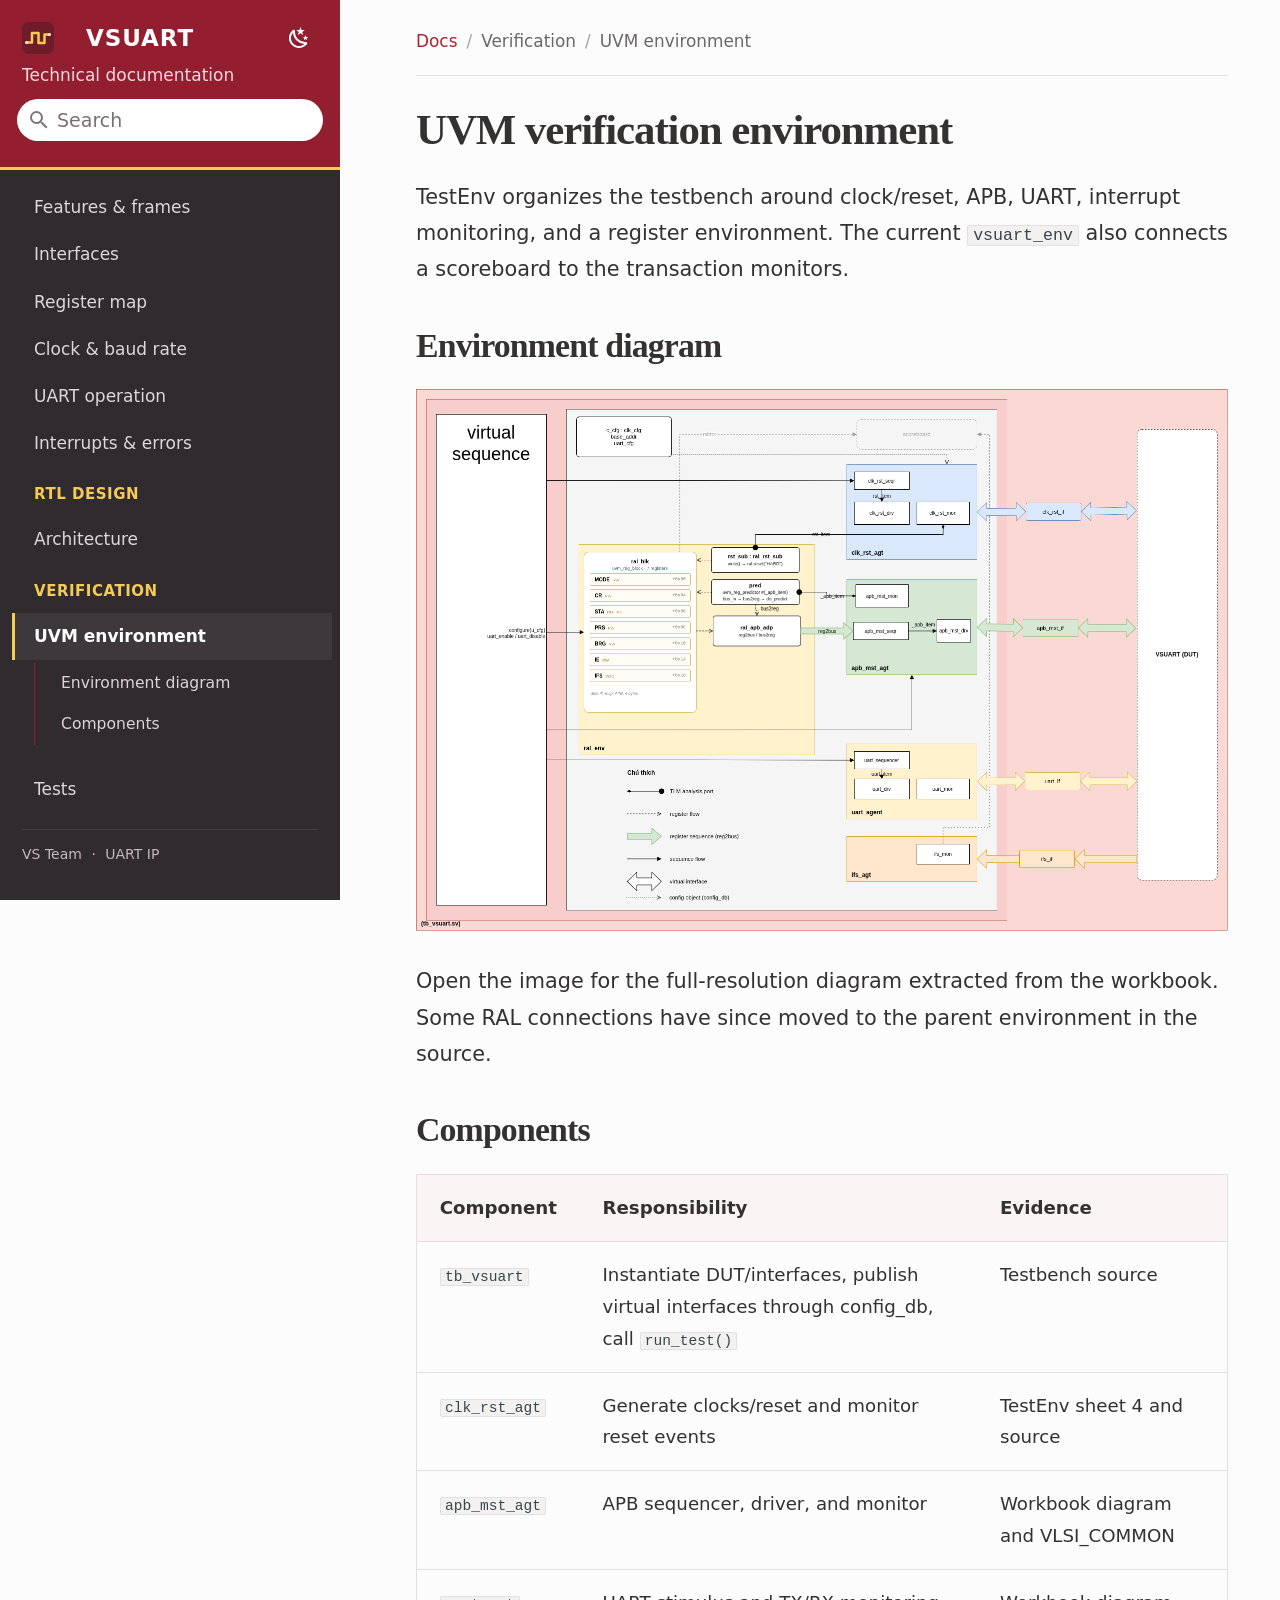
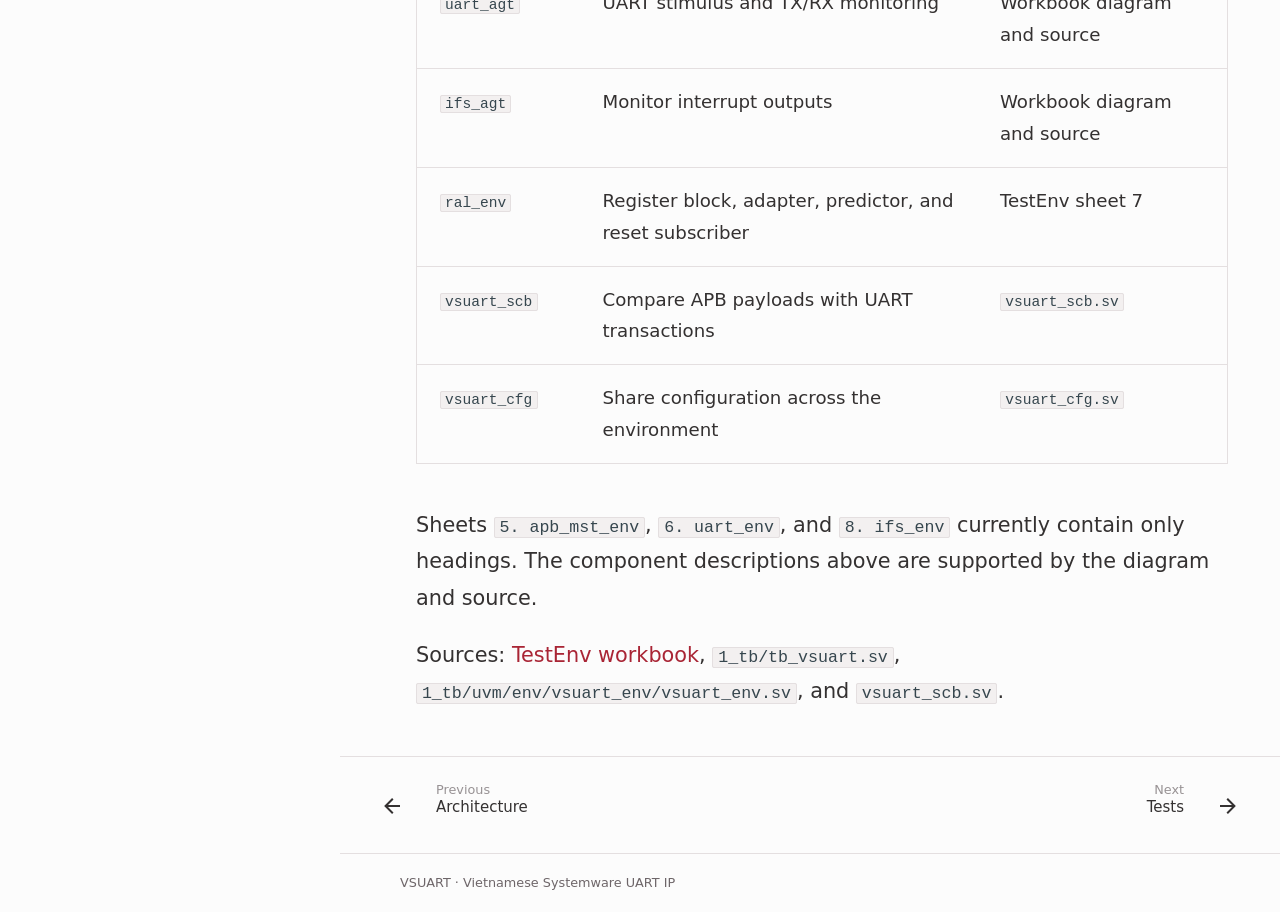
<file: verification/environment/index.html>
<!doctype html>
<html lang="en" class="no-js">
  <head>
    
      <meta charset="utf-8">
      <meta name="viewport" content="width=device-width,initial-scale=1">
      
        <meta name="description" content="Technical documentation for the VSUART IP, APB4 interface, RTL architecture, and UVM verification environment.">
      
      
        <meta name="author" content="VS Team">
      
      
      
        <link rel="prev" href="../../design/architecture/">
      
      
        <link rel="next" href="../tests/">
      
      
        
      
      
      <link rel="icon" href="../../assets/logo.svg">
      <meta name="generator" content="mkdocs-1.6.1, mkdocs-material-9.8.0">
    
    
      
        <title>UVM environment - VSUART</title>
      
    
    
      <link rel="stylesheet" href="../../assets/stylesheets/main.57a0d79d.min.css">
      
        
        <link rel="stylesheet" href="../../assets/stylesheets/palette.fb2fffe2.min.css">
      
      


    
    
      
    
    
      
    
    
      <link rel="stylesheet" href="../../stylesheets/extra.css?v=sidebar-font-balanced-1">
    
    <script>__md_scope=new URL("../..",location),__md_hash=e=>[...e].reduce(((e,_)=>(e<<5)-e+_.charCodeAt(0)),0),__md_get=(e,_=localStorage,t=__md_scope)=>JSON.parse(_.getItem(t.pathname+"."+e)),__md_set=(e,_,t=localStorage,a=__md_scope)=>{try{t.setItem(a.pathname+"."+e,JSON.stringify(_))}catch(e){}}</script>
    
      

    
    
  
  <meta name="theme-color" content="#921e30">

  </head>
  
  
    
    
      
    
    
    
    
    <body dir="ltr" data-md-color-scheme="default" data-md-color-primary="custom" data-md-color-accent="amber">
  
    
    <input class="md-toggle" data-md-toggle="drawer" type="checkbox" id="__drawer" autocomplete="off">
    <input class="md-toggle" data-md-toggle="search" type="checkbox" id="__search" autocomplete="off">
    <label class="md-overlay" for="__drawer"></label>
    <div data-md-component="skip">
      
        
        <a href="#uvm-verification-environment" class="md-skip">
          Skip to content
        </a>
      
    </div>
    <div data-md-component="announce">
      
    </div>
    
    
      <header class="md-header" data-md-component="header">
  <nav class="md-header__inner md-grid" aria-label="Header">
    <label class="md-header__button md-icon" for="__drawer" aria-label="Open navigation">
      <svg xmlns="http://www.w3.org/2000/svg" viewBox="0 0 24 24"><path d="M3 6h18v2H3zm0 5h18v2H3zm0 5h18v2H3z"/></svg>
    </label>
    <a href="../.." class="md-header__button md-logo" aria-label="VSUART documentation">
      
  <img src="../../assets/logo.svg" alt="logo">

    </a>
    <div class="md-header__title" data-md-component="header-title">
      <div class="md-header__ellipsis">
        <div class="md-header__topic"><span class="md-ellipsis">VSUART</span></div>
        <div class="md-header__topic" data-md-component="header-topic"><span class="md-ellipsis">UVM environment</span></div>
      </div>
    </div>
    <form class="md-header__option" data-md-component="palette">
  
    
    
    
    <input class="md-option" data-md-color-media="" data-md-color-scheme="default" data-md-color-primary="custom" data-md-color-accent="amber"  aria-label="Switch to dark mode"  type="radio" name="__palette" id="__palette_0">
    
      <label class="md-header__button md-icon" title="Switch to dark mode" for="__palette_1" hidden>
        <svg xmlns="http://www.w3.org/2000/svg" viewBox="0 0 24 24"><path d="m17.75 4.09-2.53 1.94.91 3.06-2.63-1.81-2.63 1.81.91-3.06-2.53-1.94L12.44 4l1.06-3 1.06 3zm3.5 6.91-1.64 1.25.59 1.98-1.7-1.17-1.7 1.17.59-1.98L15.75 11l2.06-.05L18.5 9l.69 1.95zm-2.28 4.95c.83-.08 1.72 1.1 1.19 1.85-.32.45-.66.87-1.08 1.27C15.17 23 8.84 23 4.94 19.07c-3.91-3.9-3.91-10.24 0-14.14.4-.4.82-.76 1.27-1.08.75-.53 1.93.36 1.85 1.19-.27 2.86.69 5.83 2.89 8.02a9.96 9.96 0 0 0 8.02 2.89m-1.64 2.02a12.08 12.08 0 0 1-7.8-3.47c-2.17-2.19-3.33-5-3.49-7.82-2.81 3.14-2.7 7.96.31 10.98 3.02 3.01 7.84 3.12 10.98.31"/></svg>
      </label>
    
  
    
    
    
    <input class="md-option" data-md-color-media="" data-md-color-scheme="slate" data-md-color-primary="custom" data-md-color-accent="amber"  aria-label="Switch to light mode"  type="radio" name="__palette" id="__palette_1">
    
      <label class="md-header__button md-icon" title="Switch to light mode" for="__palette_0" hidden>
        <svg xmlns="http://www.w3.org/2000/svg" viewBox="0 0 24 24"><path d="M12 7a5 5 0 0 1 5 5 5 5 0 0 1-5 5 5 5 0 0 1-5-5 5 5 0 0 1 5-5m0 2a3 3 0 0 0-3 3 3 3 0 0 0 3 3 3 3 0 0 0 3-3 3 3 0 0 0-3-3m0-7 2.39 3.42C13.65 5.15 12.84 5 12 5s-1.65.15-2.39.42zM3.34 7l4.16-.35A7.2 7.2 0 0 0 5.94 8.5c-.44.74-.69 1.5-.83 2.29zm.02 10 1.76-3.77a7.131 7.131 0 0 0 2.38 4.14zM20.65 7l-1.77 3.79a7.02 7.02 0 0 0-2.38-4.15zm-.01 10-4.14.36c.59-.51 1.12-1.14 1.54-1.86.42-.73.69-1.5.83-2.29zM12 22l-2.41-3.44c.74.27 1.55.44 2.41.44.82 0 1.63-.17 2.37-.44z"/></svg>
      </label>
    
  
</form>
    <script>var palette=__md_get("__palette");if(palette&&palette.color){if("(prefers-color-scheme)"===palette.color.media){var media=matchMedia("(prefers-color-scheme: light)"),input=document.querySelector(media.matches?"[data-md-color-media='(prefers-color-scheme: light)']":"[data-md-color-media='(prefers-color-scheme: dark)']");palette.color.media=input.getAttribute("data-md-color-media"),palette.color.scheme=input.getAttribute("data-md-color-scheme"),palette.color.primary=input.getAttribute("data-md-color-primary"),palette.color.accent=input.getAttribute("data-md-color-accent")}for(var[key,value]of Object.entries(palette.color))document.body.setAttribute("data-md-color-"+key,value)}</script>
    <label class="md-header__button md-icon" for="__search" aria-label="Open search">
      <svg xmlns="http://www.w3.org/2000/svg" viewBox="0 0 24 24"><path d="M9.5 3A6.5 6.5 0 0 1 16 9.5c0 1.61-.59 3.09-1.56 4.23l.27.27h.79l5 5-1.5 1.5-5-5v-.79l-.27-.27A6.52 6.52 0 0 1 9.5 16 6.5 6.5 0 0 1 3 9.5 6.5 6.5 0 0 1 9.5 3m0 2C7 5 5 7 5 9.5S7 14 9.5 14 14 12 14 9.5 12 5 9.5 5"/></svg>
    </label>
    <p class="docs-header-subtitle">Technical documentation</p>
    <div class="md-search" data-md-component="search" role="dialog">
  <label class="md-search__overlay" for="__search"></label>
  <div class="md-search__inner" role="search">
    <form class="md-search__form" name="search">
      <input type="text" class="md-search__input" name="query" aria-label="Search" placeholder="Search" autocapitalize="off" autocorrect="off" autocomplete="off" spellcheck="false" data-md-component="search-query" required>
      <label class="md-search__icon md-icon" for="__search">
        
        <svg xmlns="http://www.w3.org/2000/svg" viewBox="0 0 24 24"><path d="M9.5 3A6.5 6.5 0 0 1 16 9.5c0 1.61-.59 3.09-1.56 4.23l.27.27h.79l5 5-1.5 1.5-5-5v-.79l-.27-.27A6.52 6.52 0 0 1 9.5 16 6.5 6.5 0 0 1 3 9.5 6.5 6.5 0 0 1 9.5 3m0 2C7 5 5 7 5 9.5S7 14 9.5 14 14 12 14 9.5 12 5 9.5 5"/></svg>
        
        <svg xmlns="http://www.w3.org/2000/svg" viewBox="0 0 24 24"><path d="M20 11v2H8l5.5 5.5-1.42 1.42L4.16 12l7.92-7.92L13.5 5.5 8 11z"/></svg>
      </label>
      <nav class="md-search__options" aria-label="Search">
        
        <button type="reset" class="md-search__icon md-icon" title="Clear" aria-label="Clear" tabindex="-1">
          
          <svg xmlns="http://www.w3.org/2000/svg" viewBox="0 0 24 24"><path d="M19 6.41 17.59 5 12 10.59 6.41 5 5 6.41 10.59 12 5 17.59 6.41 19 12 13.41 17.59 19 19 17.59 13.41 12z"/></svg>
        </button>
      </nav>
      
        <div class="md-search__suggest" data-md-component="search-suggest"></div>
      
    </form>
    <div class="md-search__output">
      <div class="md-search__scrollwrap" tabindex="0" data-md-scrollfix>
        <div class="md-search-result" data-md-component="search-result">
          <div class="md-search-result__meta">
            Initializing search
          </div>
          <ol class="md-search-result__list" role="presentation"></ol>
        </div>
      </div>
    </div>
  </div>
</div>
  </nav>
</header>
    
    <div class="md-container" data-md-component="container">
      
      
        
          
        
      
      <main class="md-main" data-md-component="main">
        <div class="md-main__inner md-grid">
          
  <aside class="md-sidebar md-sidebar--primary" data-md-component="sidebar" data-md-type="navigation" aria-label="Documentation sidebar">
    <div class="md-sidebar__scrollwrap">
      <div class="md-sidebar__inner">
        <p class="docs-nav-label">Contents</p>
        



  

<nav class="md-nav md-nav--primary md-nav--integrated" aria-label="Navigation" data-md-level="0">
  <label class="md-nav__title" for="__drawer">
    <a href="../.." title="VSUART" class="md-nav__button md-logo" aria-label="VSUART" data-md-component="logo">
      
  <img src="../../assets/logo.svg" alt="logo">

    </a>
    VSUART
  </label>
  
  <ul class="md-nav__list" data-md-scrollfix>
    
      
      
  
  
  
  
    <li class="md-nav__item">
      <a href="../.." class="md-nav__link">
        
  
  
  <span class="md-ellipsis">
    
  
    Overview
  

    
  </span>
  
  

      </a>
    </li>
  

    
      
      
  
  
  
  
    
    
    
    
      
        
        
      
    
    
    <li class="md-nav__item md-nav__item--section md-nav__item--nested">
      
        
        
        <input class="md-nav__toggle md-toggle " type="checkbox" id="__nav_2" >
        
          
          <label class="md-nav__link" for="__nav_2" id="__nav_2_label" tabindex="">
            
  
  
  <span class="md-ellipsis">
    
  
    Specification
  

    
  </span>
  
  

            <span class="md-nav__icon md-icon"></span>
          </label>
        
        <nav class="md-nav" data-md-level="1" aria-labelledby="__nav_2_label" aria-expanded="false">
          <label class="md-nav__title" for="__nav_2">
            <span class="md-nav__icon md-icon"></span>
            
  
    Specification
  

          </label>
          <ul class="md-nav__list" data-md-scrollfix>
            
              
                
  
  
  
  
    <li class="md-nav__item">
      <a href="../../specification/features/" class="md-nav__link">
        
  
  
  <span class="md-ellipsis">
    
  
    Features & frames
  

    
  </span>
  
  

      </a>
    </li>
  

              
            
              
                
  
  
  
  
    <li class="md-nav__item">
      <a href="../../specification/interfaces/" class="md-nav__link">
        
  
  
  <span class="md-ellipsis">
    
  
    Interfaces
  

    
  </span>
  
  

      </a>
    </li>
  

              
            
              
                
  
  
  
  
    <li class="md-nav__item">
      <a href="../../specification/registers/" class="md-nav__link">
        
  
  
  <span class="md-ellipsis">
    
  
    Register map
  

    
  </span>
  
  

      </a>
    </li>
  

              
            
              
                
  
  
  
  
    <li class="md-nav__item">
      <a href="../../specification/baudrate/" class="md-nav__link">
        
  
  
  <span class="md-ellipsis">
    
  
    Clock & baud rate
  

    
  </span>
  
  

      </a>
    </li>
  

              
            
              
                
  
  
  
  
    <li class="md-nav__item">
      <a href="../../specification/operation/" class="md-nav__link">
        
  
  
  <span class="md-ellipsis">
    
  
    UART operation
  

    
  </span>
  
  

      </a>
    </li>
  

              
            
              
                
  
  
  
  
    <li class="md-nav__item">
      <a href="../../specification/interrupts/" class="md-nav__link">
        
  
  
  <span class="md-ellipsis">
    
  
    Interrupts & errors
  

    
  </span>
  
  

      </a>
    </li>
  

              
            
          </ul>
        </nav>
      
    </li>
  

    
      
      
  
  
  
  
    
    
    
    
      
        
        
      
    
    
    <li class="md-nav__item md-nav__item--section md-nav__item--nested">
      
        
        
        <input class="md-nav__toggle md-toggle " type="checkbox" id="__nav_3" >
        
          
          <label class="md-nav__link" for="__nav_3" id="__nav_3_label" tabindex="">
            
  
  
  <span class="md-ellipsis">
    
  
    RTL design
  

    
  </span>
  
  

            <span class="md-nav__icon md-icon"></span>
          </label>
        
        <nav class="md-nav" data-md-level="1" aria-labelledby="__nav_3_label" aria-expanded="false">
          <label class="md-nav__title" for="__nav_3">
            <span class="md-nav__icon md-icon"></span>
            
  
    RTL design
  

          </label>
          <ul class="md-nav__list" data-md-scrollfix>
            
              
                
  
  
  
  
    <li class="md-nav__item">
      <a href="../../design/architecture/" class="md-nav__link">
        
  
  
  <span class="md-ellipsis">
    
  
    Architecture
  

    
  </span>
  
  

      </a>
    </li>
  

              
            
          </ul>
        </nav>
      
    </li>
  

    
      
      
  
  
    
  
  
  
    
    
    
    
      
        
        
      
    
    
    <li class="md-nav__item md-nav__item--active md-nav__item--section md-nav__item--nested">
      
        
        
        <input class="md-nav__toggle md-toggle " type="checkbox" id="__nav_4" checked>
        
          
          <label class="md-nav__link" for="__nav_4" id="__nav_4_label" tabindex="">
            
  
  
  <span class="md-ellipsis">
    
  
    Verification
  

    
  </span>
  
  

            <span class="md-nav__icon md-icon"></span>
          </label>
        
        <nav class="md-nav" data-md-level="1" aria-labelledby="__nav_4_label" aria-expanded="true">
          <label class="md-nav__title" for="__nav_4">
            <span class="md-nav__icon md-icon"></span>
            
  
    Verification
  

          </label>
          <ul class="md-nav__list" data-md-scrollfix>
            
              
                
  
  
    
  
  
  
    <li class="md-nav__item md-nav__item--active">
      
      <input class="md-nav__toggle md-toggle" type="checkbox" id="__toc">
      
      
        
      
      
        <label class="md-nav__link md-nav__link--active" for="__toc">
          
  
  
  <span class="md-ellipsis">
    
  
    UVM environment
  

    
  </span>
  
  

          <span class="md-nav__icon md-icon"></span>
        </label>
      
      <a href="./" class="md-nav__link md-nav__link--active">
        
  
  
  <span class="md-ellipsis">
    
  
    UVM environment
  

    
  </span>
  
  

      </a>
      
        

<nav class="md-nav md-nav--secondary" aria-label="Table of contents">
  
  
  
    
  
  
    <label class="md-nav__title" for="__toc">
      <span class="md-nav__icon md-icon"></span>
      Table of contents
    </label>
    <ul class="md-nav__list" data-md-component="toc" data-md-scrollfix>
      
        <li class="md-nav__item">
  <a href="#environment-diagram" class="md-nav__link">
    <span class="md-ellipsis">
      
        Environment diagram
      
    </span>
  </a>
  
</li>
      
        <li class="md-nav__item">
  <a href="#components" class="md-nav__link">
    <span class="md-ellipsis">
      
        Components
      
    </span>
  </a>
  
</li>
      
    </ul>
  
</nav>
      
    </li>
  

              
            
              
                
  
  
  
  
    <li class="md-nav__item">
      <a href="../tests/" class="md-nav__link">
        
  
  
  <span class="md-ellipsis">
    
  
    Tests
  

    
  </span>
  
  

      </a>
    </li>
  

              
            
          </ul>
        </nav>
      
    </li>
  

    
  </ul>
</nav>
        <div class="docs-sidebar-footer">VS Team <span>·</span> UART IP</div>
      </div>
    </div>
  </aside>

          
            <div class="md-content" data-md-component="content">
              
              <article class="md-content__inner md-typeset">
                
  <nav class="docs-breadcrumb" aria-label="Breadcrumb">
    <a href="../..">Docs</a>
    <span aria-hidden="true">/</span>
    
      
        <span>Verification</span><span aria-hidden="true">/</span>
      
      <span aria-current="page">UVM environment</span>
    
  </nav>
  



<h1 id="uvm-verification-environment">UVM verification environment<a class="headerlink" href="#uvm-verification-environment" title="Permanent link">&para;</a></h1>
<p>TestEnv organizes the testbench around clock/reset, APB, UART, interrupt monitoring, and a register environment. The current <code>vsuart_env</code> also connects a scoreboard to the transaction monitors.</p>
<h2 id="environment-diagram">Environment diagram<a class="headerlink" href="#environment-diagram" title="Permanent link">&para;</a></h2>
<p><a href="../../assets/source/testenv-architecture.png"><img alt="Original verification environment diagram from TestEnv sheet 3" src="../../assets/source/testenv-architecture.png" /></a></p>
<p>Open the image for the full-resolution diagram extracted from the workbook. Some RAL connections have since moved to the parent environment in the source.</p>
<h2 id="components">Components<a class="headerlink" href="#components" title="Permanent link">&para;</a></h2>
<table>
<thead>
<tr>
<th>Component</th>
<th>Responsibility</th>
<th>Evidence</th>
</tr>
</thead>
<tbody>
<tr>
<td><code>tb_vsuart</code></td>
<td>Instantiate DUT/interfaces, publish virtual interfaces through config_db, call <code>run_test()</code></td>
<td>Testbench source</td>
</tr>
<tr>
<td><code>clk_rst_agt</code></td>
<td>Generate clocks/reset and monitor reset events</td>
<td>TestEnv sheet 4 and source</td>
</tr>
<tr>
<td><code>apb_mst_agt</code></td>
<td>APB sequencer, driver, and monitor</td>
<td>Workbook diagram and VLSI_COMMON</td>
</tr>
<tr>
<td><code>uart_agt</code></td>
<td>UART stimulus and TX/RX monitoring</td>
<td>Workbook diagram and source</td>
</tr>
<tr>
<td><code>ifs_agt</code></td>
<td>Monitor interrupt outputs</td>
<td>Workbook diagram and source</td>
</tr>
<tr>
<td><code>ral_env</code></td>
<td>Register block, adapter, predictor, and reset subscriber</td>
<td>TestEnv sheet 7</td>
</tr>
<tr>
<td><code>vsuart_scb</code></td>
<td>Compare APB payloads with UART transactions</td>
<td><code>vsuart_scb.sv</code></td>
</tr>
<tr>
<td><code>vsuart_cfg</code></td>
<td>Share configuration across the environment</td>
<td><code>vsuart_cfg.sv</code></td>
</tr>
</tbody>
</table>
<p>Sheets <code>5. apb_mst_env</code>, <code>6. uart_env</code>, and <code>8. ifs_env</code> currently contain only headings. The component descriptions above are supported by the diagram and source.</p>
<p>Sources: <a href="../../downloads/VSUART_TestEnv.xlsx">TestEnv workbook</a>, <code>1_tb/tb_vsuart.sv</code>, <code>1_tb/uvm/env/vsuart_env/vsuart_env.sv</code>, and <code>vsuart_scb.sv</code>.</p>













              </article>
            </div>
          
          
<script>var target=document.getElementById(location.hash.slice(1));target&&target.name&&(target.checked=target.name.startsWith("__tabbed_"))</script>
        </div>
        
          <button type="button" class="md-top md-icon" data-md-component="top" hidden>
  
  <svg xmlns="http://www.w3.org/2000/svg" viewBox="0 0 24 24"><path d="M13 20h-2V8l-5.5 5.5-1.42-1.42L12 4.16l7.92 7.92-1.42 1.42L13 8z"/></svg>
  Back to top
</button>
        
      </main>
      
        <footer class="md-footer">
  
    
      
      <nav class="md-footer__inner md-grid" aria-label="Footer" >
        
          
          <a href="../../design/architecture/" class="md-footer__link md-footer__link--prev" aria-label="Previous: Architecture">
            <div class="md-footer__button md-icon">
              
              <svg xmlns="http://www.w3.org/2000/svg" viewBox="0 0 24 24"><path d="M20 11v2H8l5.5 5.5-1.42 1.42L4.16 12l7.92-7.92L13.5 5.5 8 11z"/></svg>
            </div>
            <div class="md-footer__title">
              <span class="md-footer__direction">
                Previous
              </span>
              <div class="md-ellipsis">
                Architecture
              </div>
            </div>
          </a>
        
        
          
          <a href="../tests/" class="md-footer__link md-footer__link--next" aria-label="Next: Tests">
            <div class="md-footer__title">
              <span class="md-footer__direction">
                Next
              </span>
              <div class="md-ellipsis">
                Tests
              </div>
            </div>
            <div class="md-footer__button md-icon">
              
              <svg xmlns="http://www.w3.org/2000/svg" viewBox="0 0 24 24"><path d="M4 11v2h12l-5.5 5.5 1.42 1.42L19.84 12l-7.92-7.92L10.5 5.5 16 11z"/></svg>
            </div>
          </a>
        
      </nav>
    
  
  <div class="md-footer-meta md-typeset">
    <div class="md-footer-meta__inner md-grid">
      <div class="md-copyright">
  
    <div class="md-copyright__highlight">
      VSUART · Vietnamese Systemware UART IP
    </div>
  
  
</div>
      
    </div>
  </div>
</footer>
      
    </div>
    <div class="md-dialog" data-md-component="dialog">
      <div class="md-dialog__inner md-typeset"></div>
    </div>
    
    
    
      
      
      <script id="__config" type="application/json">{"annotate": null, "base": "../..", "features": ["navigation.sections", "toc.integrate", "navigation.tracking", "navigation.top", "navigation.footer", "search.suggest", "search.highlight", "content.code.copy"], "search": "../../assets/javascripts/workers/search.a7633da7.min.js", "tags": null, "translations": {"clipboard.copied": "Copied to clipboard", "clipboard.copy": "Copy to clipboard", "search.result.more.one": "1 more on this page", "search.result.more.other": "# more on this page", "search.result.none": "No matching documents", "search.result.one": "1 matching document", "search.result.other": "# matching documents", "search.result.placeholder": "Type to start searching", "search.result.term.missing": "Missing", "select.version": "Select version"}, "version": null}</script>
    
    
      <script src="../../assets/javascripts/bundle.c21346df.min.js"></script>
      
        <script src="../../javascripts/baudrate.js"></script>
      
        <script src="../../javascripts/frame-explorer.js"></script>
      
    
  </body>
</html>
</file>
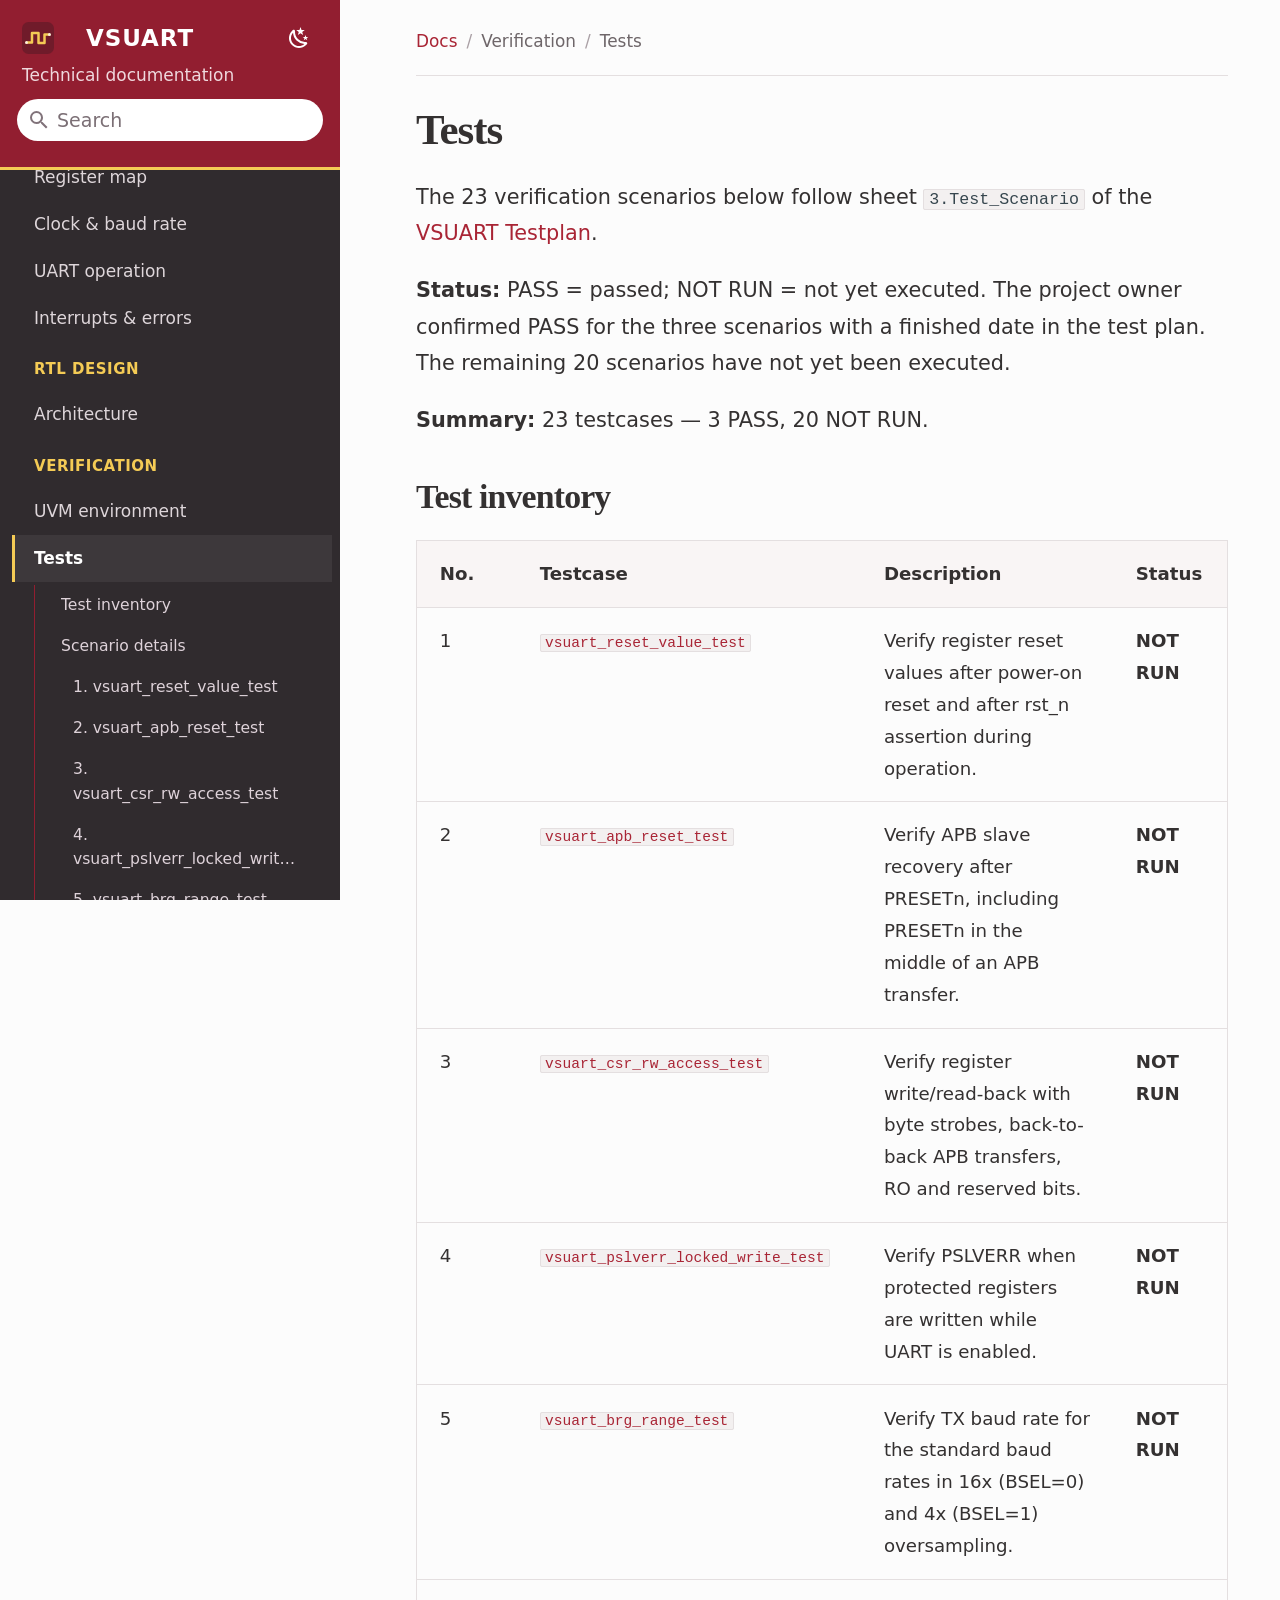
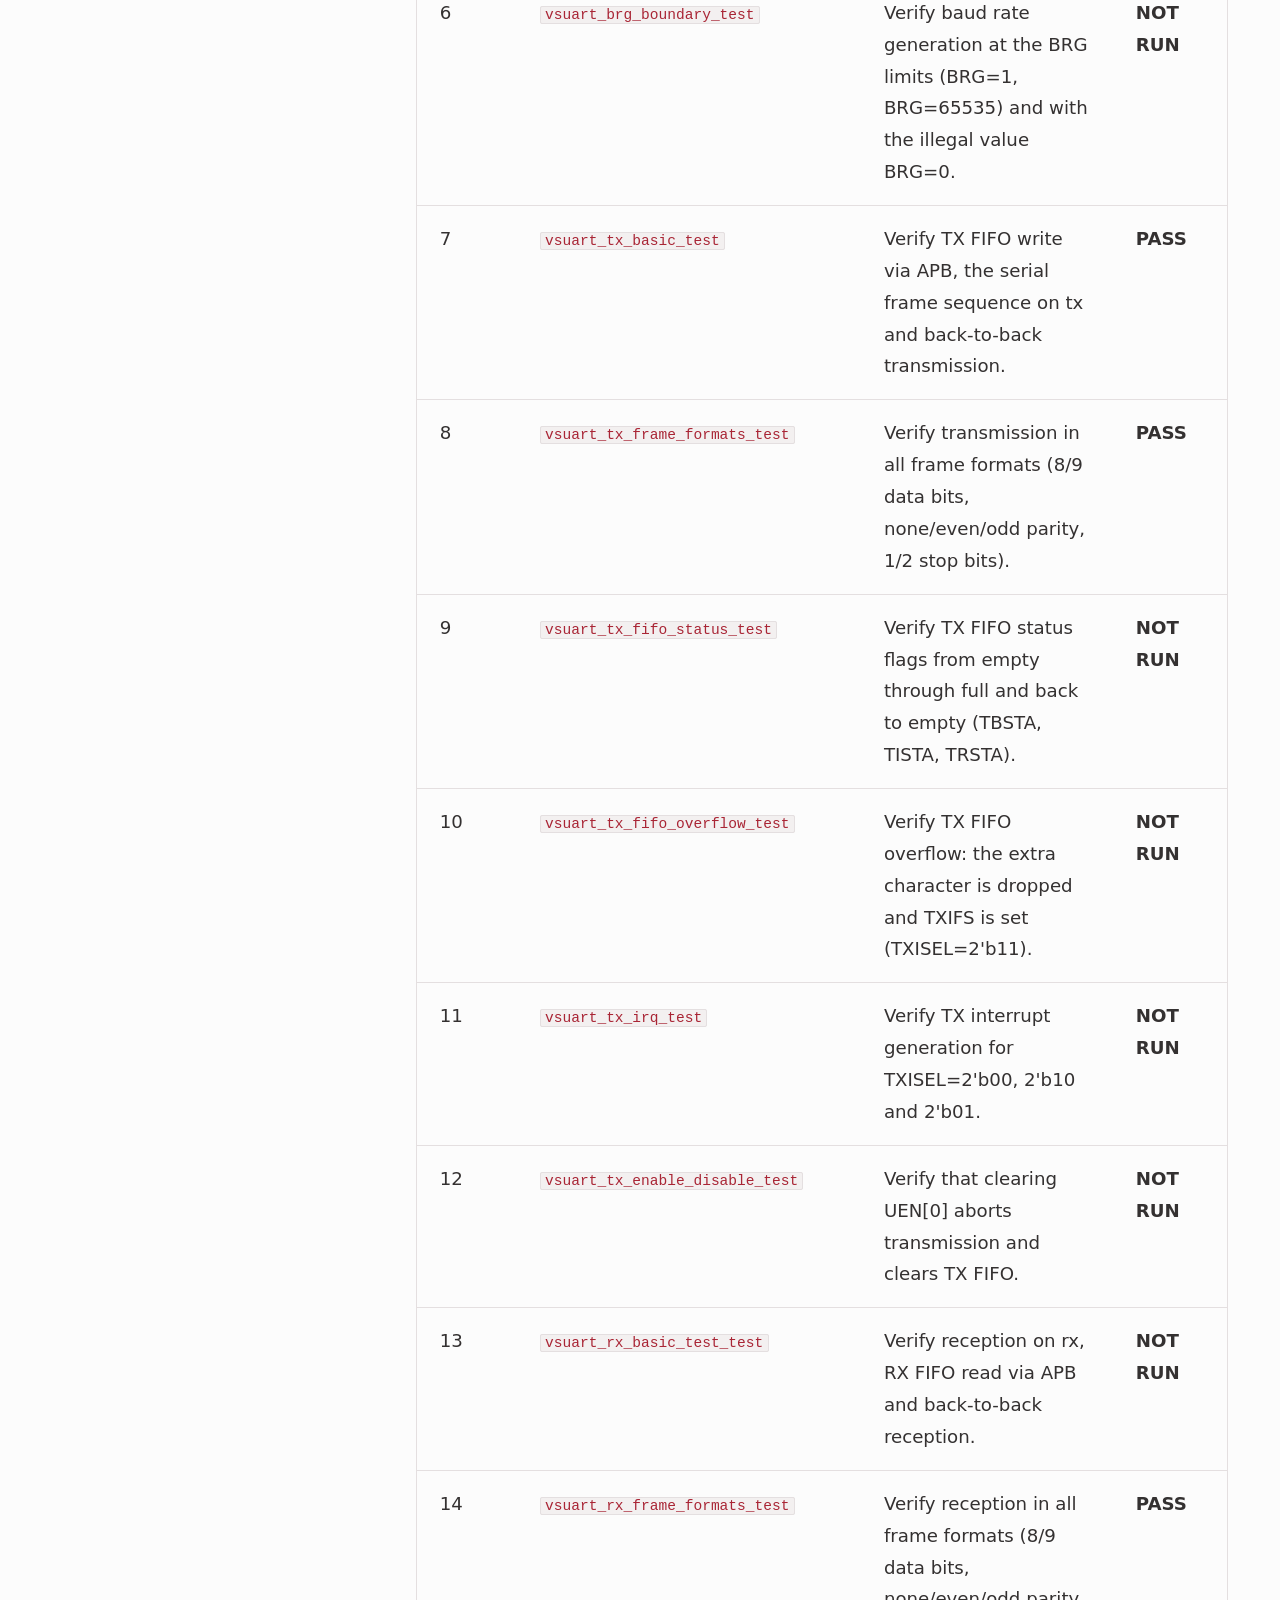
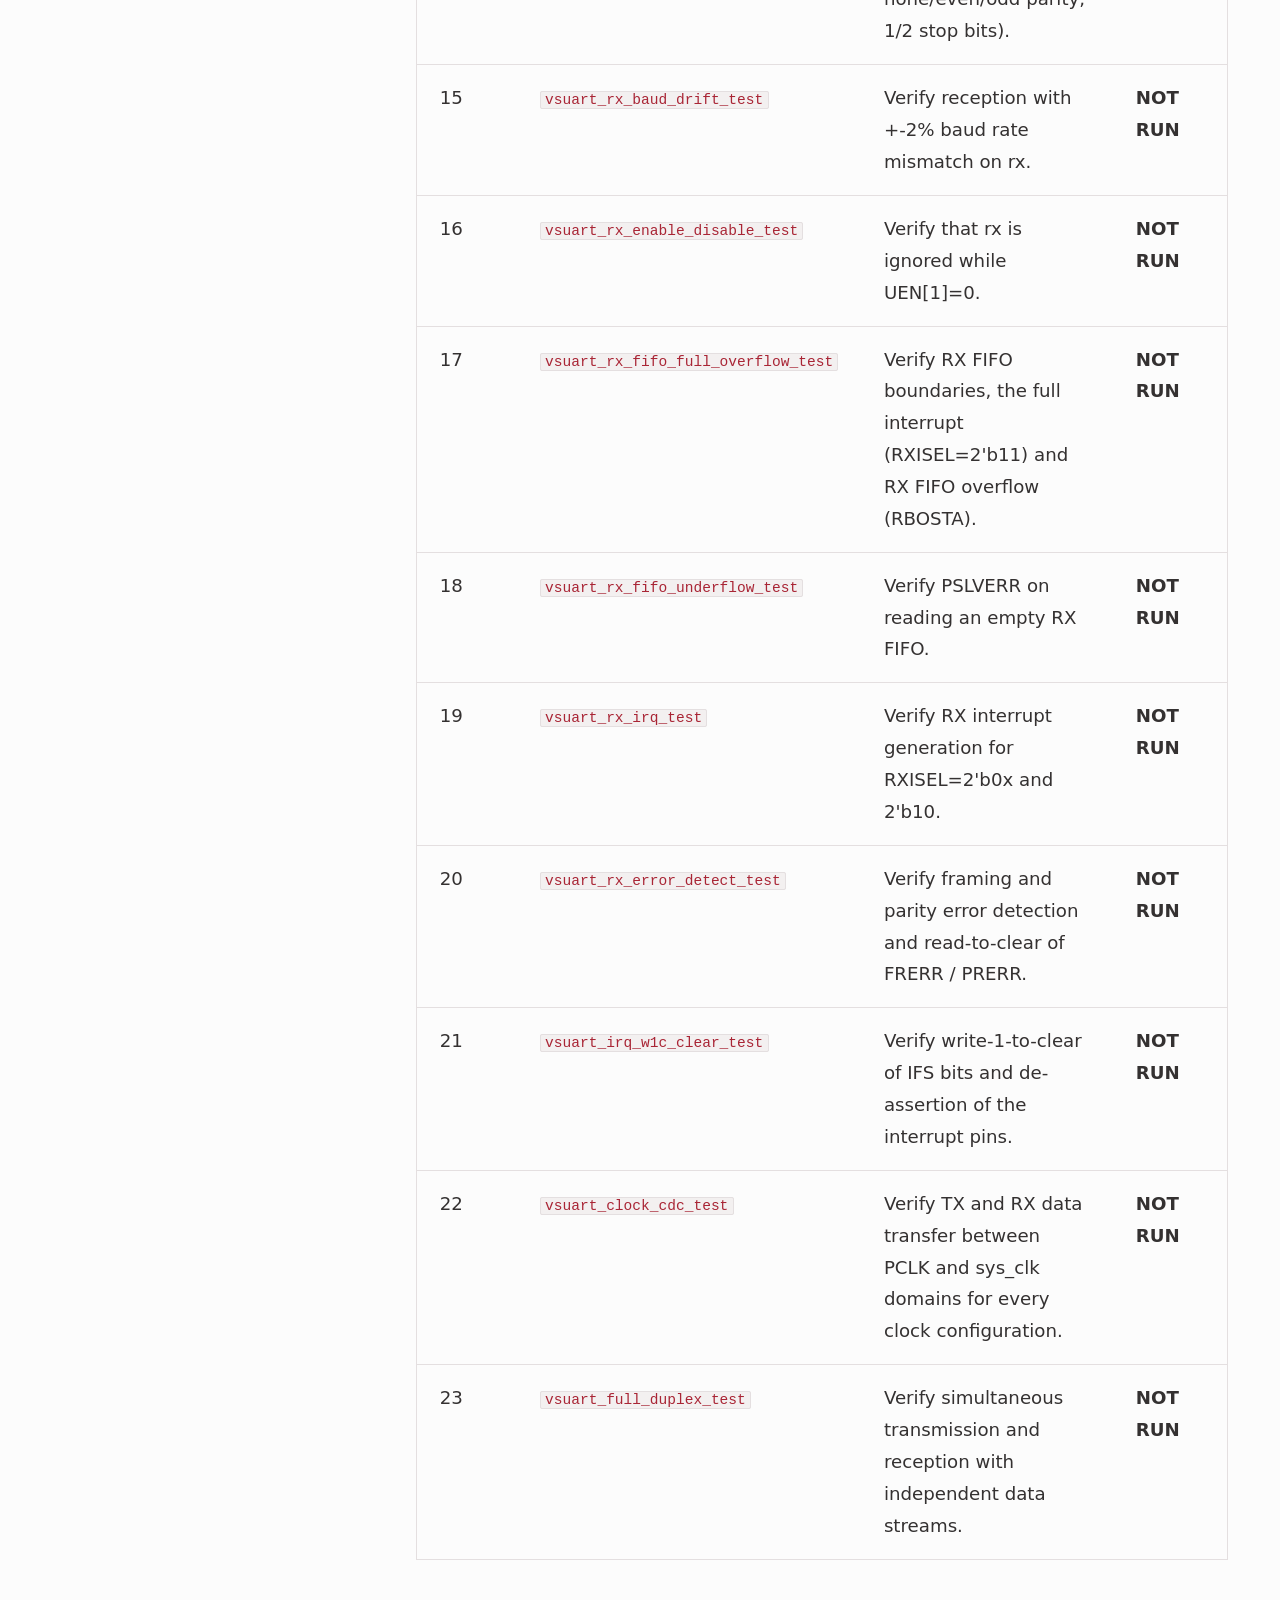
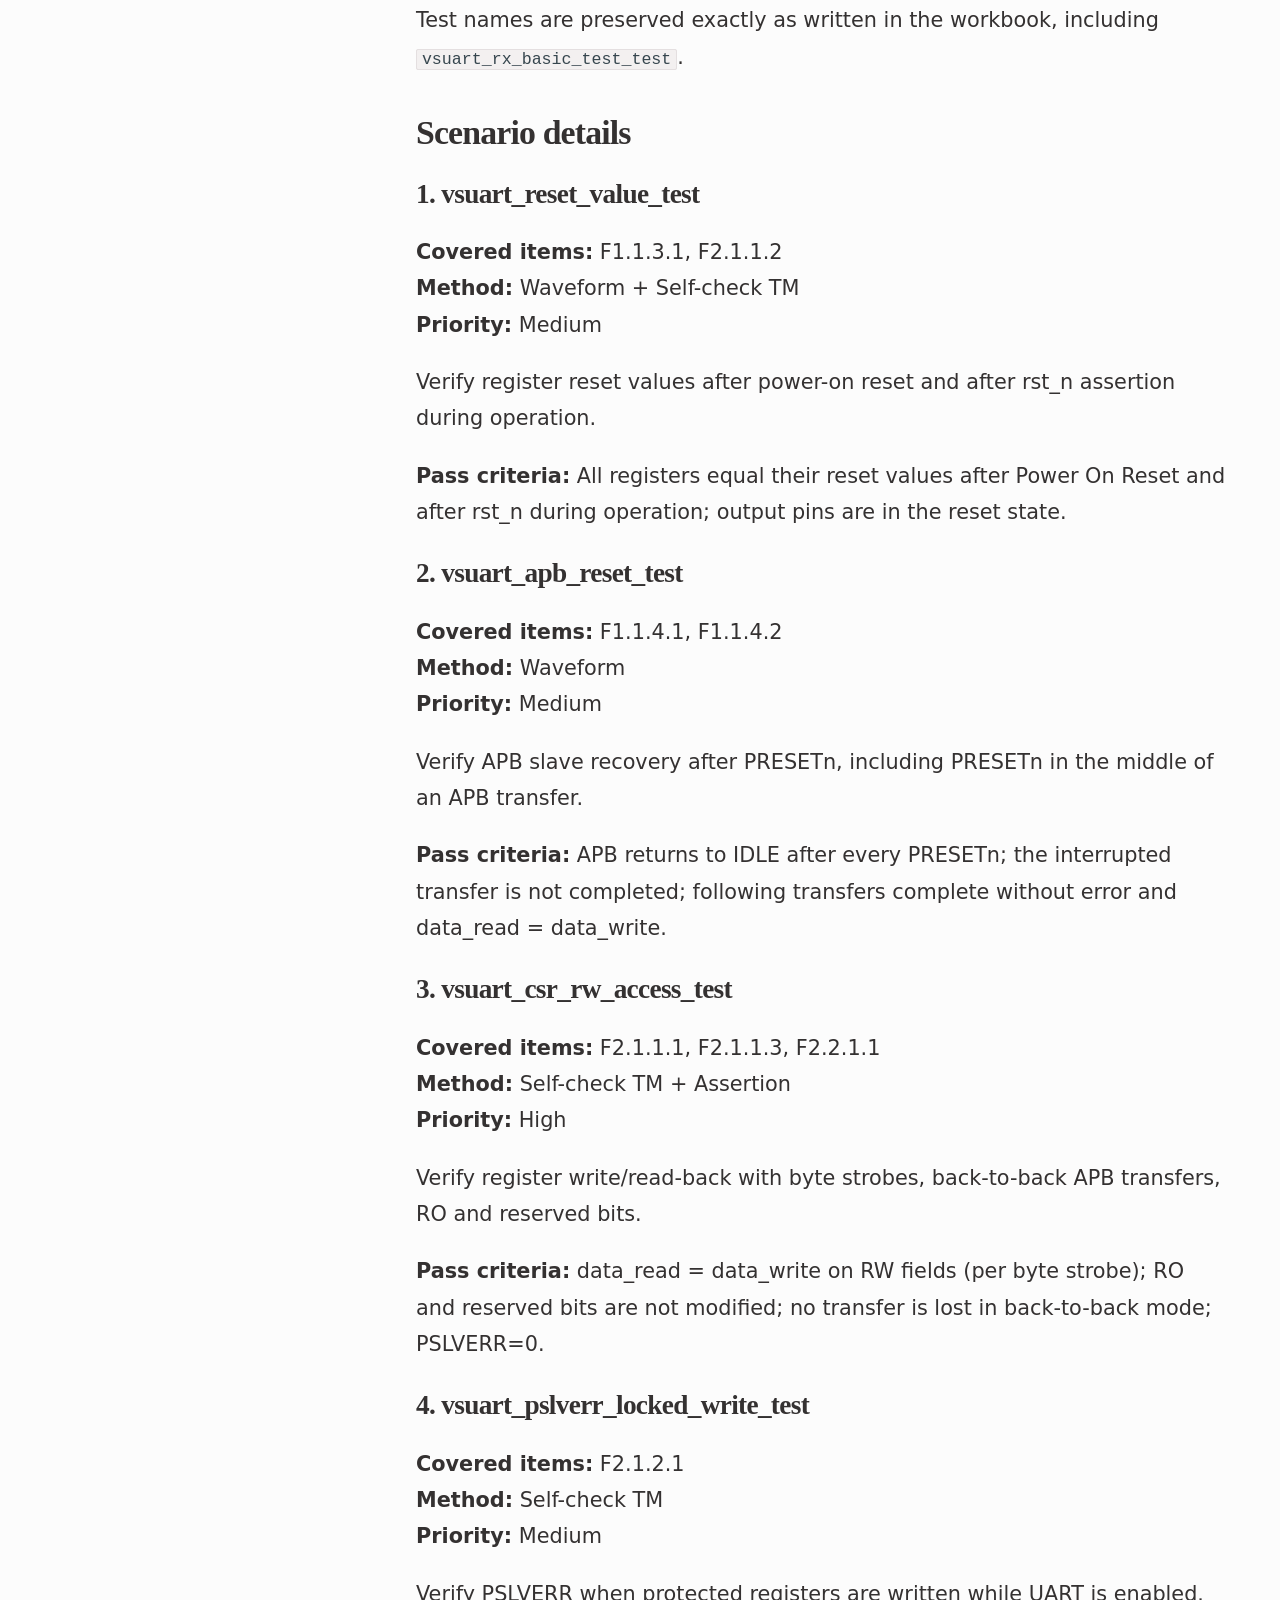
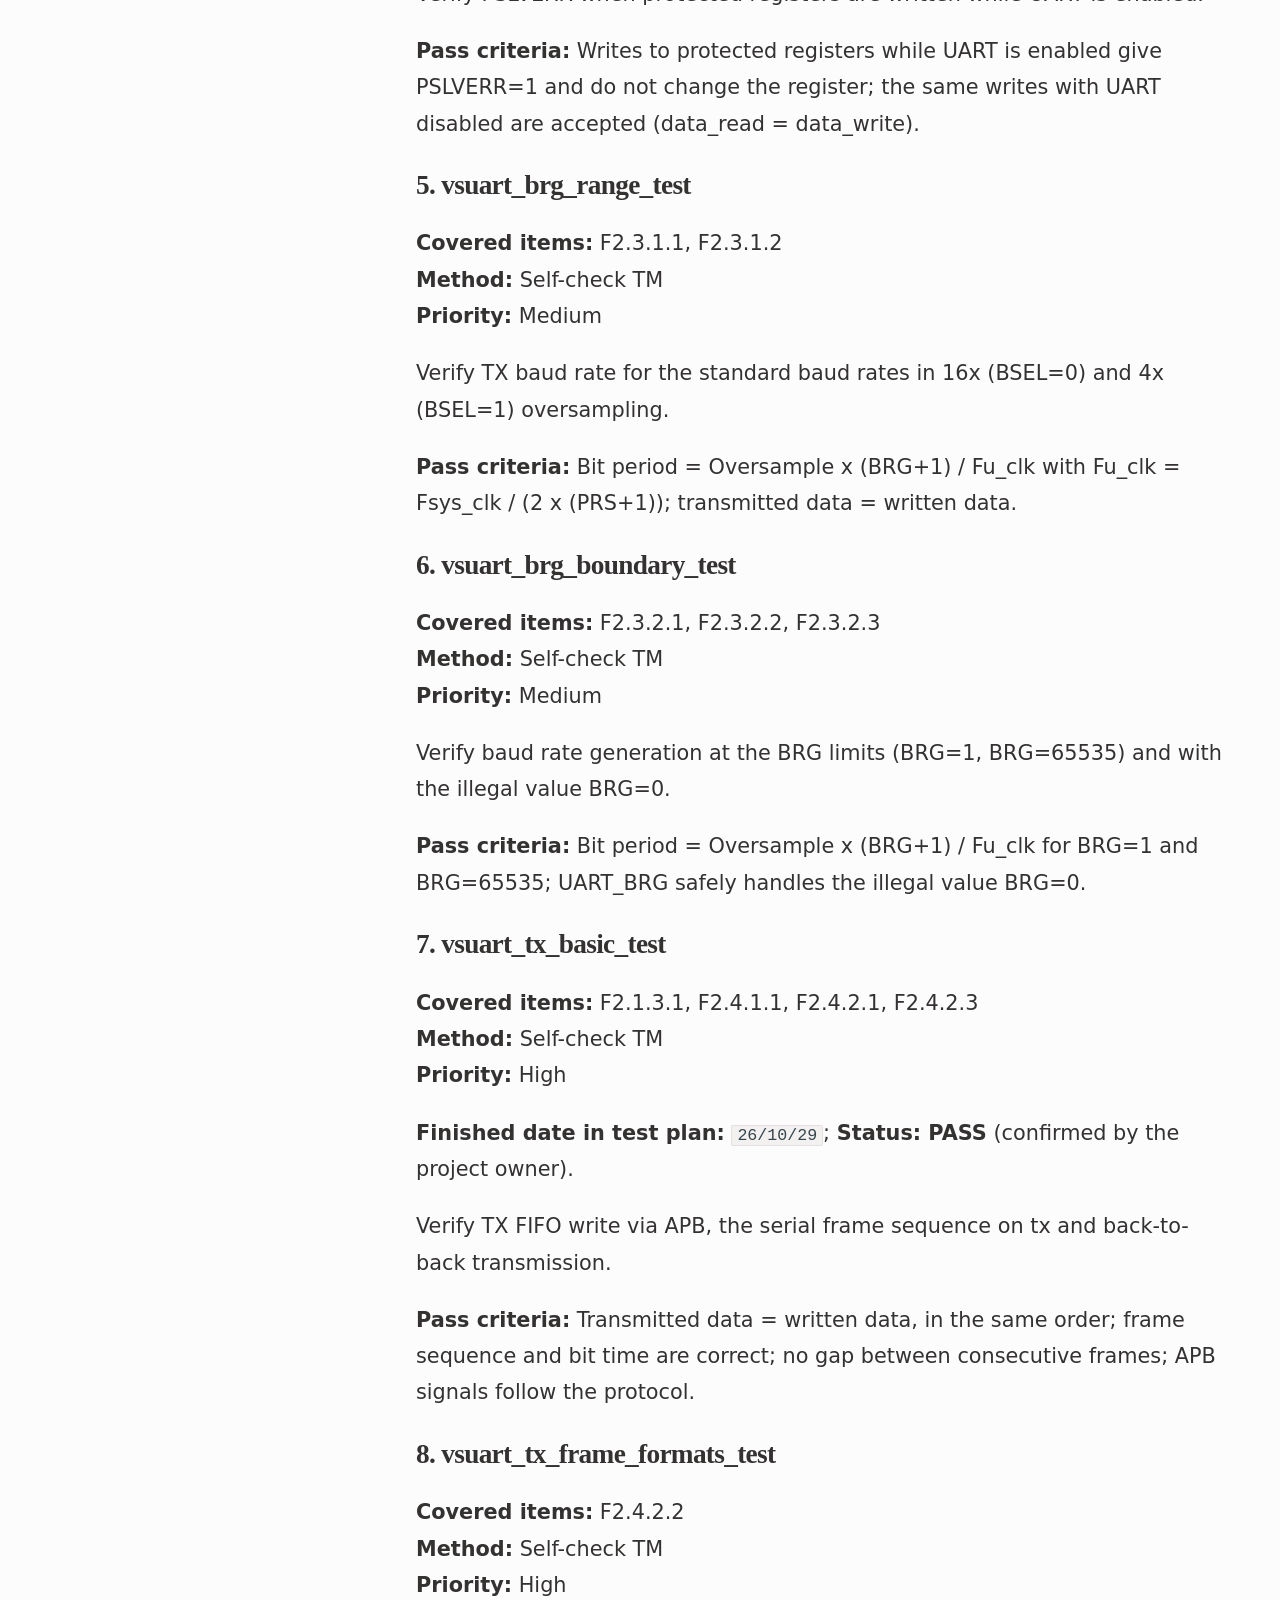
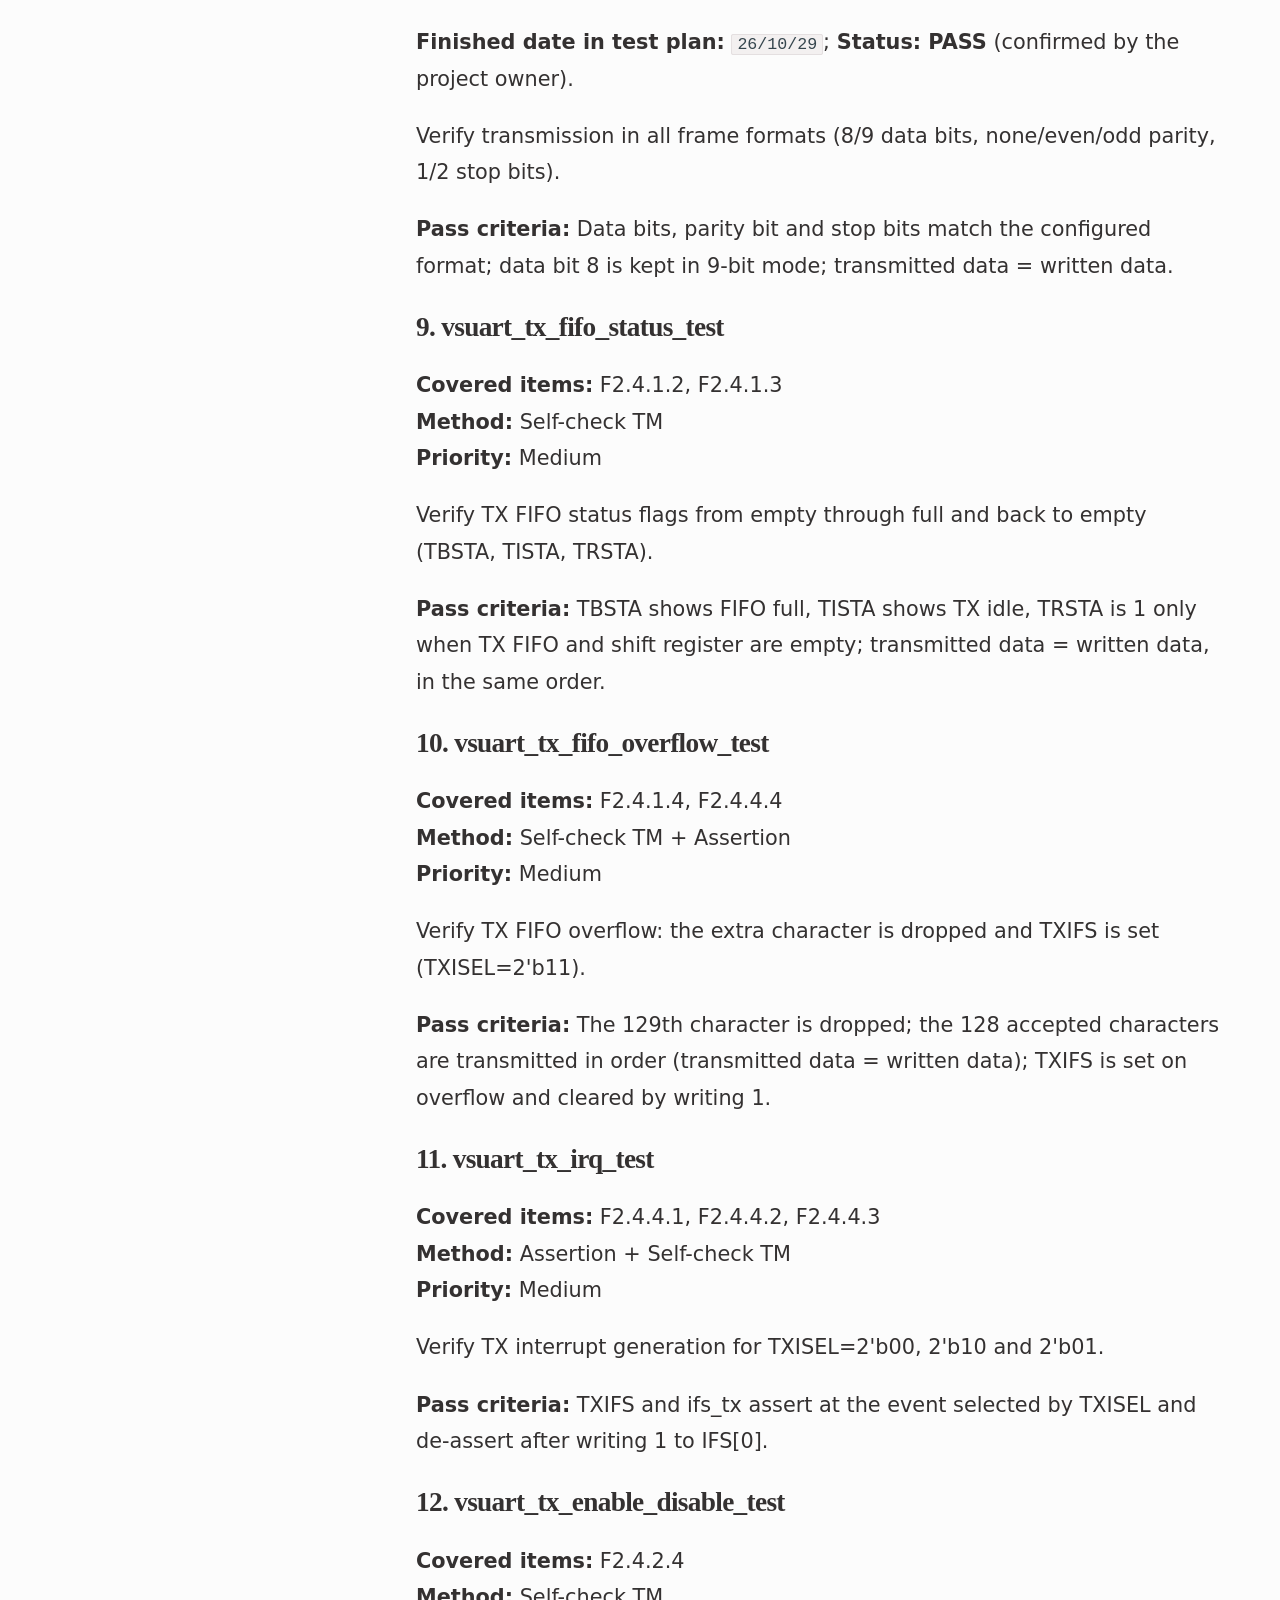
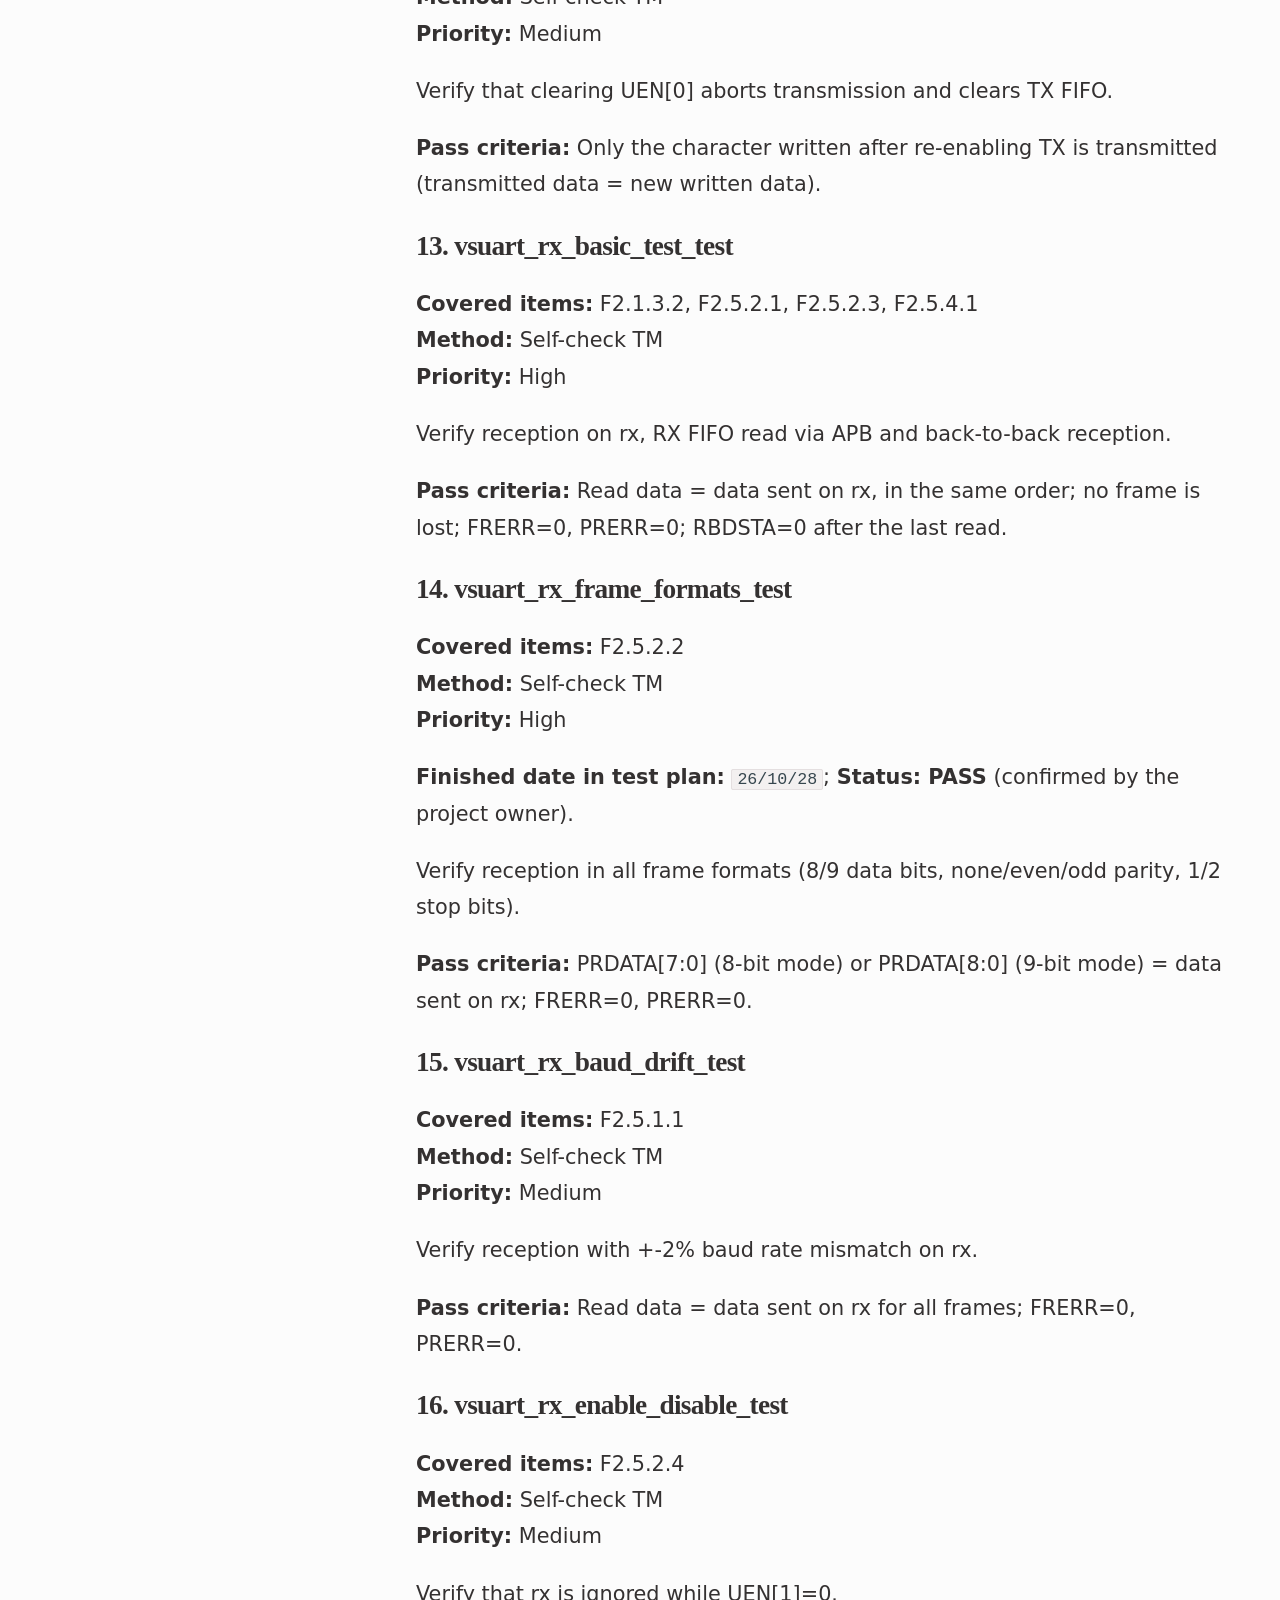
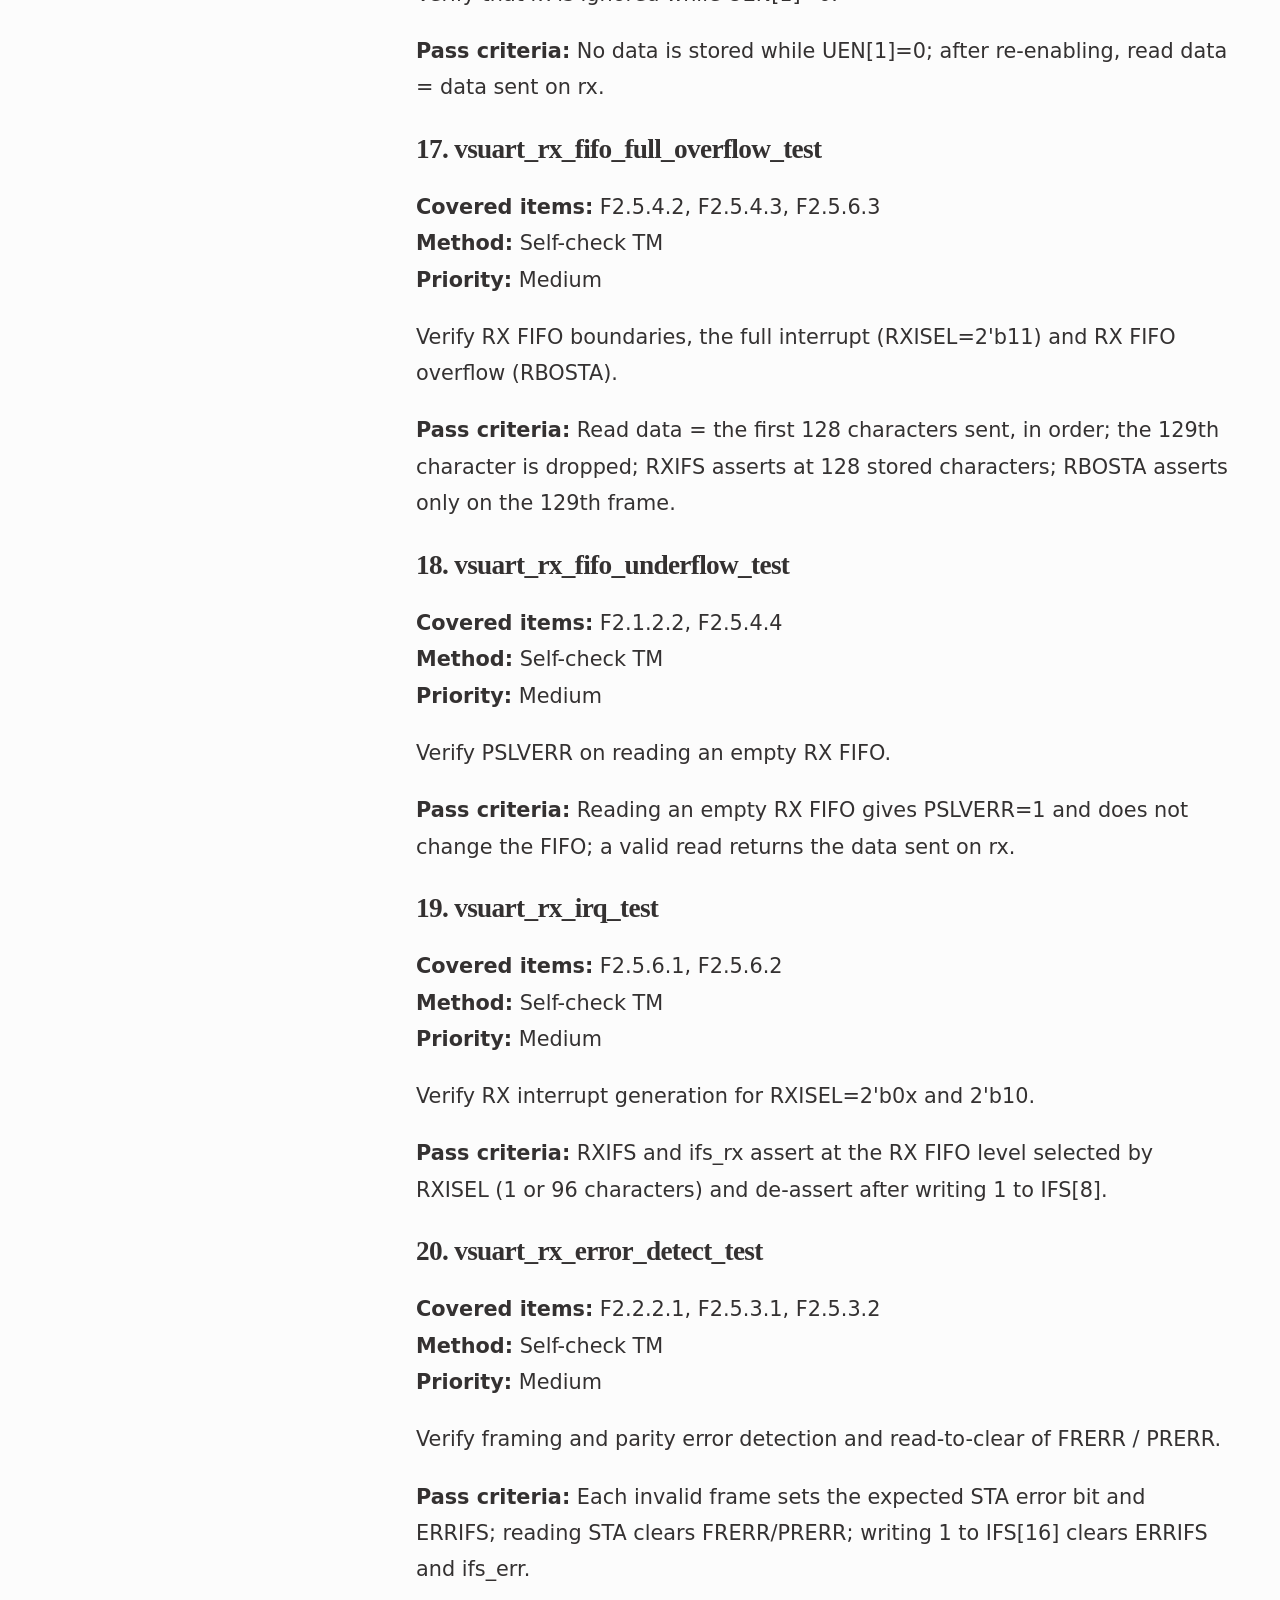
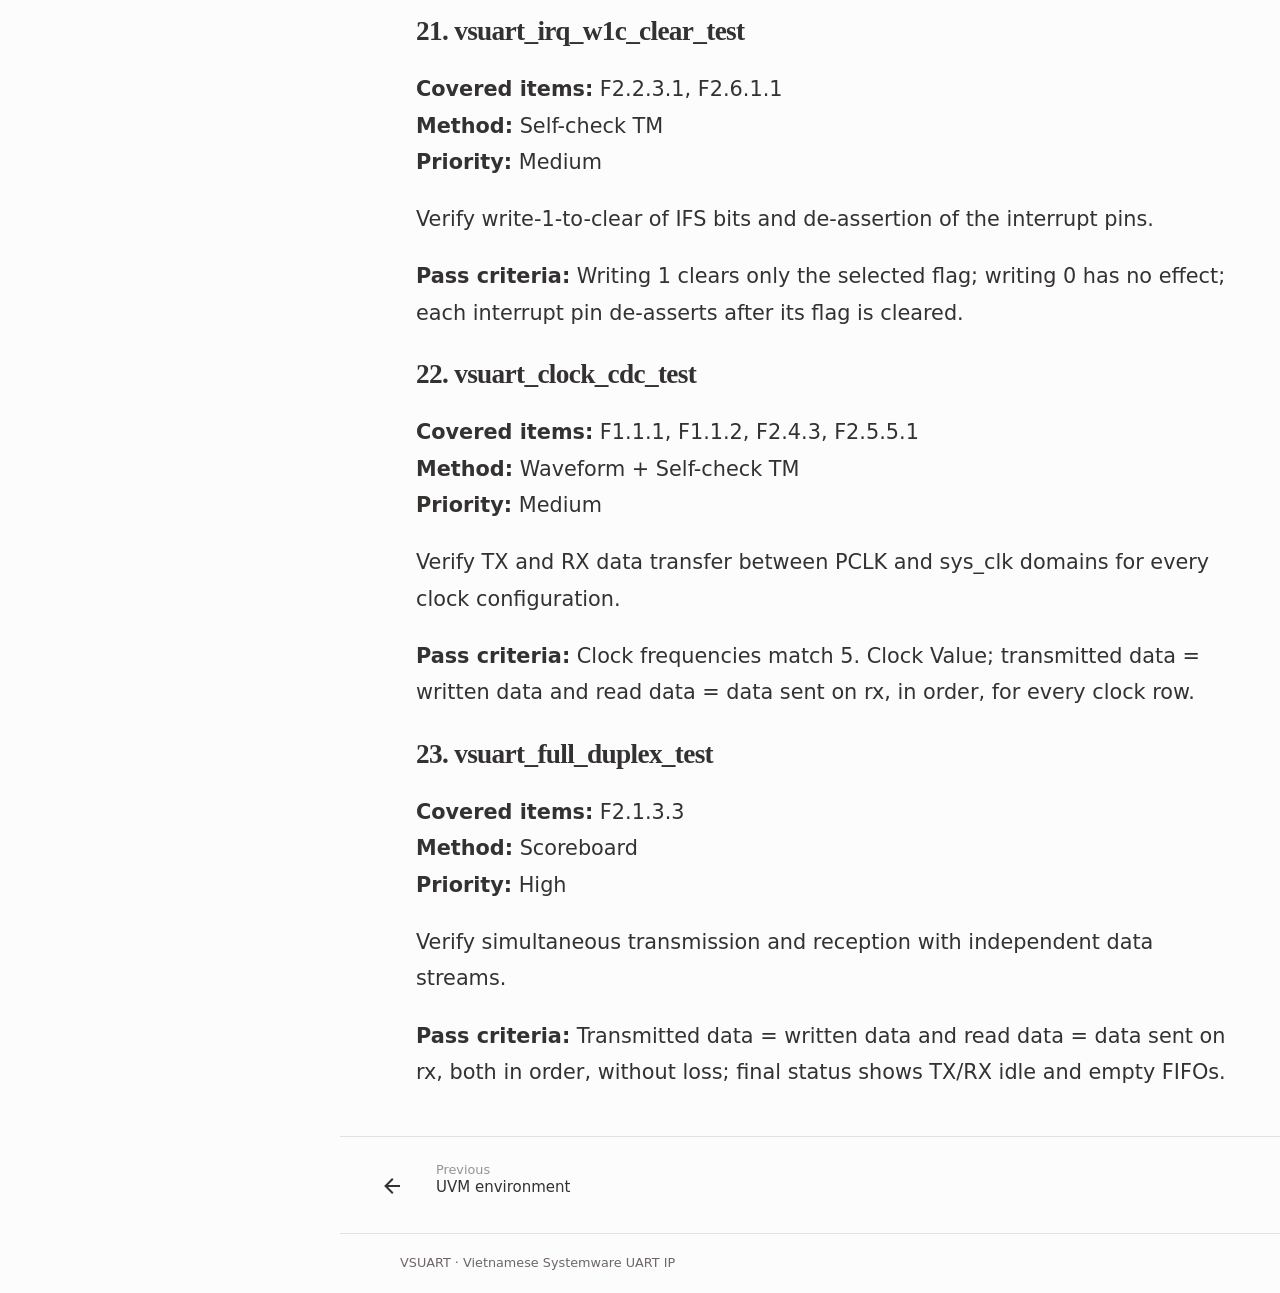
<file: verification/tests/index.html>
<!doctype html>
<html lang="en" class="no-js">
  <head>
    
      <meta charset="utf-8">
      <meta name="viewport" content="width=device-width,initial-scale=1">
      
        <meta name="description" content="Technical documentation for the VSUART IP, APB4 interface, RTL architecture, and UVM verification environment.">
      
      
        <meta name="author" content="VS Team">
      
      
      
        <link rel="prev" href="../environment/">
      
      
      
        
      
      
      <link rel="icon" href="../../assets/logo.svg">
      <meta name="generator" content="mkdocs-1.6.1, mkdocs-material-9.8.0">
    
    
      
        <title>Tests - VSUART</title>
      
    
    
      <link rel="stylesheet" href="../../assets/stylesheets/main.57a0d79d.min.css">
      
        
        <link rel="stylesheet" href="../../assets/stylesheets/palette.fb2fffe2.min.css">
      
      


    
    
      
    
    
      
    
    
      <link rel="stylesheet" href="../../stylesheets/extra.css?v=sidebar-font-balanced-1">
    
    <script>__md_scope=new URL("../..",location),__md_hash=e=>[...e].reduce(((e,_)=>(e<<5)-e+_.charCodeAt(0)),0),__md_get=(e,_=localStorage,t=__md_scope)=>JSON.parse(_.getItem(t.pathname+"."+e)),__md_set=(e,_,t=localStorage,a=__md_scope)=>{try{t.setItem(a.pathname+"."+e,JSON.stringify(_))}catch(e){}}</script>
    
      

    
    
  
  <meta name="theme-color" content="#921e30">

  </head>
  
  
    
    
      
    
    
    
    
    <body dir="ltr" data-md-color-scheme="default" data-md-color-primary="custom" data-md-color-accent="amber">
  
    
    <input class="md-toggle" data-md-toggle="drawer" type="checkbox" id="__drawer" autocomplete="off">
    <input class="md-toggle" data-md-toggle="search" type="checkbox" id="__search" autocomplete="off">
    <label class="md-overlay" for="__drawer"></label>
    <div data-md-component="skip">
      
        
        <a href="#tests" class="md-skip">
          Skip to content
        </a>
      
    </div>
    <div data-md-component="announce">
      
    </div>
    
    
      <header class="md-header" data-md-component="header">
  <nav class="md-header__inner md-grid" aria-label="Header">
    <label class="md-header__button md-icon" for="__drawer" aria-label="Open navigation">
      <svg xmlns="http://www.w3.org/2000/svg" viewBox="0 0 24 24"><path d="M3 6h18v2H3zm0 5h18v2H3zm0 5h18v2H3z"/></svg>
    </label>
    <a href="../.." class="md-header__button md-logo" aria-label="VSUART documentation">
      
  <img src="../../assets/logo.svg" alt="logo">

    </a>
    <div class="md-header__title" data-md-component="header-title">
      <div class="md-header__ellipsis">
        <div class="md-header__topic"><span class="md-ellipsis">VSUART</span></div>
        <div class="md-header__topic" data-md-component="header-topic"><span class="md-ellipsis">Tests</span></div>
      </div>
    </div>
    <form class="md-header__option" data-md-component="palette">
  
    
    
    
    <input class="md-option" data-md-color-media="" data-md-color-scheme="default" data-md-color-primary="custom" data-md-color-accent="amber"  aria-label="Switch to dark mode"  type="radio" name="__palette" id="__palette_0">
    
      <label class="md-header__button md-icon" title="Switch to dark mode" for="__palette_1" hidden>
        <svg xmlns="http://www.w3.org/2000/svg" viewBox="0 0 24 24"><path d="m17.75 4.09-2.53 1.94.91 3.06-2.63-1.81-2.63 1.81.91-3.06-2.53-1.94L12.44 4l1.06-3 1.06 3zm3.5 6.91-1.64 1.25.59 1.98-1.7-1.17-1.7 1.17.59-1.98L15.75 11l2.06-.05L18.5 9l.69 1.95zm-2.28 4.95c.83-.08 1.72 1.1 1.19 1.85-.32.45-.66.87-1.08 1.27C15.17 23 8.84 23 4.94 19.07c-3.91-3.9-3.91-10.24 0-14.14.4-.4.82-.76 1.27-1.08.75-.53 1.93.36 1.85 1.19-.27 2.86.69 5.83 2.89 8.02a9.96 9.96 0 0 0 8.02 2.89m-1.64 2.02a12.08 12.08 0 0 1-7.8-3.47c-2.17-2.19-3.33-5-3.49-7.82-2.81 3.14-2.7 7.96.31 10.98 3.02 3.01 7.84 3.12 10.98.31"/></svg>
      </label>
    
  
    
    
    
    <input class="md-option" data-md-color-media="" data-md-color-scheme="slate" data-md-color-primary="custom" data-md-color-accent="amber"  aria-label="Switch to light mode"  type="radio" name="__palette" id="__palette_1">
    
      <label class="md-header__button md-icon" title="Switch to light mode" for="__palette_0" hidden>
        <svg xmlns="http://www.w3.org/2000/svg" viewBox="0 0 24 24"><path d="M12 7a5 5 0 0 1 5 5 5 5 0 0 1-5 5 5 5 0 0 1-5-5 5 5 0 0 1 5-5m0 2a3 3 0 0 0-3 3 3 3 0 0 0 3 3 3 3 0 0 0 3-3 3 3 0 0 0-3-3m0-7 2.39 3.42C13.65 5.15 12.84 5 12 5s-1.65.15-2.39.42zM3.34 7l4.16-.35A7.2 7.2 0 0 0 5.94 8.5c-.44.74-.69 1.5-.83 2.29zm.02 10 1.76-3.77a7.131 7.131 0 0 0 2.38 4.14zM20.65 7l-1.77 3.79a7.02 7.02 0 0 0-2.38-4.15zm-.01 10-4.14.36c.59-.51 1.12-1.14 1.54-1.86.42-.73.69-1.5.83-2.29zM12 22l-2.41-3.44c.74.27 1.55.44 2.41.44.82 0 1.63-.17 2.37-.44z"/></svg>
      </label>
    
  
</form>
    <script>var palette=__md_get("__palette");if(palette&&palette.color){if("(prefers-color-scheme)"===palette.color.media){var media=matchMedia("(prefers-color-scheme: light)"),input=document.querySelector(media.matches?"[data-md-color-media='(prefers-color-scheme: light)']":"[data-md-color-media='(prefers-color-scheme: dark)']");palette.color.media=input.getAttribute("data-md-color-media"),palette.color.scheme=input.getAttribute("data-md-color-scheme"),palette.color.primary=input.getAttribute("data-md-color-primary"),palette.color.accent=input.getAttribute("data-md-color-accent")}for(var[key,value]of Object.entries(palette.color))document.body.setAttribute("data-md-color-"+key,value)}</script>
    <label class="md-header__button md-icon" for="__search" aria-label="Open search">
      <svg xmlns="http://www.w3.org/2000/svg" viewBox="0 0 24 24"><path d="M9.5 3A6.5 6.5 0 0 1 16 9.5c0 1.61-.59 3.09-1.56 4.23l.27.27h.79l5 5-1.5 1.5-5-5v-.79l-.27-.27A6.52 6.52 0 0 1 9.5 16 6.5 6.5 0 0 1 3 9.5 6.5 6.5 0 0 1 9.5 3m0 2C7 5 5 7 5 9.5S7 14 9.5 14 14 12 14 9.5 12 5 9.5 5"/></svg>
    </label>
    <p class="docs-header-subtitle">Technical documentation</p>
    <div class="md-search" data-md-component="search" role="dialog">
  <label class="md-search__overlay" for="__search"></label>
  <div class="md-search__inner" role="search">
    <form class="md-search__form" name="search">
      <input type="text" class="md-search__input" name="query" aria-label="Search" placeholder="Search" autocapitalize="off" autocorrect="off" autocomplete="off" spellcheck="false" data-md-component="search-query" required>
      <label class="md-search__icon md-icon" for="__search">
        
        <svg xmlns="http://www.w3.org/2000/svg" viewBox="0 0 24 24"><path d="M9.5 3A6.5 6.5 0 0 1 16 9.5c0 1.61-.59 3.09-1.56 4.23l.27.27h.79l5 5-1.5 1.5-5-5v-.79l-.27-.27A6.52 6.52 0 0 1 9.5 16 6.5 6.5 0 0 1 3 9.5 6.5 6.5 0 0 1 9.5 3m0 2C7 5 5 7 5 9.5S7 14 9.5 14 14 12 14 9.5 12 5 9.5 5"/></svg>
        
        <svg xmlns="http://www.w3.org/2000/svg" viewBox="0 0 24 24"><path d="M20 11v2H8l5.5 5.5-1.42 1.42L4.16 12l7.92-7.92L13.5 5.5 8 11z"/></svg>
      </label>
      <nav class="md-search__options" aria-label="Search">
        
        <button type="reset" class="md-search__icon md-icon" title="Clear" aria-label="Clear" tabindex="-1">
          
          <svg xmlns="http://www.w3.org/2000/svg" viewBox="0 0 24 24"><path d="M19 6.41 17.59 5 12 10.59 6.41 5 5 6.41 10.59 12 5 17.59 6.41 19 12 13.41 17.59 19 19 17.59 13.41 12z"/></svg>
        </button>
      </nav>
      
        <div class="md-search__suggest" data-md-component="search-suggest"></div>
      
    </form>
    <div class="md-search__output">
      <div class="md-search__scrollwrap" tabindex="0" data-md-scrollfix>
        <div class="md-search-result" data-md-component="search-result">
          <div class="md-search-result__meta">
            Initializing search
          </div>
          <ol class="md-search-result__list" role="presentation"></ol>
        </div>
      </div>
    </div>
  </div>
</div>
  </nav>
</header>
    
    <div class="md-container" data-md-component="container">
      
      
        
          
        
      
      <main class="md-main" data-md-component="main">
        <div class="md-main__inner md-grid">
          
  <aside class="md-sidebar md-sidebar--primary" data-md-component="sidebar" data-md-type="navigation" aria-label="Documentation sidebar">
    <div class="md-sidebar__scrollwrap">
      <div class="md-sidebar__inner">
        <p class="docs-nav-label">Contents</p>
        



  

<nav class="md-nav md-nav--primary md-nav--integrated" aria-label="Navigation" data-md-level="0">
  <label class="md-nav__title" for="__drawer">
    <a href="../.." title="VSUART" class="md-nav__button md-logo" aria-label="VSUART" data-md-component="logo">
      
  <img src="../../assets/logo.svg" alt="logo">

    </a>
    VSUART
  </label>
  
  <ul class="md-nav__list" data-md-scrollfix>
    
      
      
  
  
  
  
    <li class="md-nav__item">
      <a href="../.." class="md-nav__link">
        
  
  
  <span class="md-ellipsis">
    
  
    Overview
  

    
  </span>
  
  

      </a>
    </li>
  

    
      
      
  
  
  
  
    
    
    
    
      
        
        
      
    
    
    <li class="md-nav__item md-nav__item--section md-nav__item--nested">
      
        
        
        <input class="md-nav__toggle md-toggle " type="checkbox" id="__nav_2" >
        
          
          <label class="md-nav__link" for="__nav_2" id="__nav_2_label" tabindex="">
            
  
  
  <span class="md-ellipsis">
    
  
    Specification
  

    
  </span>
  
  

            <span class="md-nav__icon md-icon"></span>
          </label>
        
        <nav class="md-nav" data-md-level="1" aria-labelledby="__nav_2_label" aria-expanded="false">
          <label class="md-nav__title" for="__nav_2">
            <span class="md-nav__icon md-icon"></span>
            
  
    Specification
  

          </label>
          <ul class="md-nav__list" data-md-scrollfix>
            
              
                
  
  
  
  
    <li class="md-nav__item">
      <a href="../../specification/features/" class="md-nav__link">
        
  
  
  <span class="md-ellipsis">
    
  
    Features & frames
  

    
  </span>
  
  

      </a>
    </li>
  

              
            
              
                
  
  
  
  
    <li class="md-nav__item">
      <a href="../../specification/interfaces/" class="md-nav__link">
        
  
  
  <span class="md-ellipsis">
    
  
    Interfaces
  

    
  </span>
  
  

      </a>
    </li>
  

              
            
              
                
  
  
  
  
    <li class="md-nav__item">
      <a href="../../specification/registers/" class="md-nav__link">
        
  
  
  <span class="md-ellipsis">
    
  
    Register map
  

    
  </span>
  
  

      </a>
    </li>
  

              
            
              
                
  
  
  
  
    <li class="md-nav__item">
      <a href="../../specification/baudrate/" class="md-nav__link">
        
  
  
  <span class="md-ellipsis">
    
  
    Clock & baud rate
  

    
  </span>
  
  

      </a>
    </li>
  

              
            
              
                
  
  
  
  
    <li class="md-nav__item">
      <a href="../../specification/operation/" class="md-nav__link">
        
  
  
  <span class="md-ellipsis">
    
  
    UART operation
  

    
  </span>
  
  

      </a>
    </li>
  

              
            
              
                
  
  
  
  
    <li class="md-nav__item">
      <a href="../../specification/interrupts/" class="md-nav__link">
        
  
  
  <span class="md-ellipsis">
    
  
    Interrupts & errors
  

    
  </span>
  
  

      </a>
    </li>
  

              
            
          </ul>
        </nav>
      
    </li>
  

    
      
      
  
  
  
  
    
    
    
    
      
        
        
      
    
    
    <li class="md-nav__item md-nav__item--section md-nav__item--nested">
      
        
        
        <input class="md-nav__toggle md-toggle " type="checkbox" id="__nav_3" >
        
          
          <label class="md-nav__link" for="__nav_3" id="__nav_3_label" tabindex="">
            
  
  
  <span class="md-ellipsis">
    
  
    RTL design
  

    
  </span>
  
  

            <span class="md-nav__icon md-icon"></span>
          </label>
        
        <nav class="md-nav" data-md-level="1" aria-labelledby="__nav_3_label" aria-expanded="false">
          <label class="md-nav__title" for="__nav_3">
            <span class="md-nav__icon md-icon"></span>
            
  
    RTL design
  

          </label>
          <ul class="md-nav__list" data-md-scrollfix>
            
              
                
  
  
  
  
    <li class="md-nav__item">
      <a href="../../design/architecture/" class="md-nav__link">
        
  
  
  <span class="md-ellipsis">
    
  
    Architecture
  

    
  </span>
  
  

      </a>
    </li>
  

              
            
          </ul>
        </nav>
      
    </li>
  

    
      
      
  
  
    
  
  
  
    
    
    
    
      
        
        
      
    
    
    <li class="md-nav__item md-nav__item--active md-nav__item--section md-nav__item--nested">
      
        
        
        <input class="md-nav__toggle md-toggle " type="checkbox" id="__nav_4" checked>
        
          
          <label class="md-nav__link" for="__nav_4" id="__nav_4_label" tabindex="">
            
  
  
  <span class="md-ellipsis">
    
  
    Verification
  

    
  </span>
  
  

            <span class="md-nav__icon md-icon"></span>
          </label>
        
        <nav class="md-nav" data-md-level="1" aria-labelledby="__nav_4_label" aria-expanded="true">
          <label class="md-nav__title" for="__nav_4">
            <span class="md-nav__icon md-icon"></span>
            
  
    Verification
  

          </label>
          <ul class="md-nav__list" data-md-scrollfix>
            
              
                
  
  
  
  
    <li class="md-nav__item">
      <a href="../environment/" class="md-nav__link">
        
  
  
  <span class="md-ellipsis">
    
  
    UVM environment
  

    
  </span>
  
  

      </a>
    </li>
  

              
            
              
                
  
  
    
  
  
  
    <li class="md-nav__item md-nav__item--active">
      
      <input class="md-nav__toggle md-toggle" type="checkbox" id="__toc">
      
      
        
      
      
        <label class="md-nav__link md-nav__link--active" for="__toc">
          
  
  
  <span class="md-ellipsis">
    
  
    Tests
  

    
  </span>
  
  

          <span class="md-nav__icon md-icon"></span>
        </label>
      
      <a href="./" class="md-nav__link md-nav__link--active">
        
  
  
  <span class="md-ellipsis">
    
  
    Tests
  

    
  </span>
  
  

      </a>
      
        

<nav class="md-nav md-nav--secondary" aria-label="Table of contents">
  
  
  
    
  
  
    <label class="md-nav__title" for="__toc">
      <span class="md-nav__icon md-icon"></span>
      Table of contents
    </label>
    <ul class="md-nav__list" data-md-component="toc" data-md-scrollfix>
      
        <li class="md-nav__item">
  <a href="#test-inventory" class="md-nav__link">
    <span class="md-ellipsis">
      
        Test inventory
      
    </span>
  </a>
  
</li>
      
        <li class="md-nav__item">
  <a href="#scenario-details" class="md-nav__link">
    <span class="md-ellipsis">
      
        Scenario details
      
    </span>
  </a>
  
    <nav class="md-nav" aria-label="Scenario details">
      <ul class="md-nav__list">
        
          <li class="md-nav__item">
  <a href="#test-1" class="md-nav__link">
    <span class="md-ellipsis">
      
        1. vsuart_reset_value_test
      
    </span>
  </a>
  
</li>
        
          <li class="md-nav__item">
  <a href="#test-2" class="md-nav__link">
    <span class="md-ellipsis">
      
        2. vsuart_apb_reset_test
      
    </span>
  </a>
  
</li>
        
          <li class="md-nav__item">
  <a href="#test-3" class="md-nav__link">
    <span class="md-ellipsis">
      
        3. vsuart_csr_rw_access_test
      
    </span>
  </a>
  
</li>
        
          <li class="md-nav__item">
  <a href="#test-4" class="md-nav__link">
    <span class="md-ellipsis">
      
        4. vsuart_pslverr_locked_write_test
      
    </span>
  </a>
  
</li>
        
          <li class="md-nav__item">
  <a href="#test-5" class="md-nav__link">
    <span class="md-ellipsis">
      
        5. vsuart_brg_range_test
      
    </span>
  </a>
  
</li>
        
          <li class="md-nav__item">
  <a href="#test-6" class="md-nav__link">
    <span class="md-ellipsis">
      
        6. vsuart_brg_boundary_test
      
    </span>
  </a>
  
</li>
        
          <li class="md-nav__item">
  <a href="#tx-basic" class="md-nav__link">
    <span class="md-ellipsis">
      
        7. vsuart_tx_basic_test
      
    </span>
  </a>
  
</li>
        
          <li class="md-nav__item">
  <a href="#test-8" class="md-nav__link">
    <span class="md-ellipsis">
      
        8. vsuart_tx_frame_formats_test
      
    </span>
  </a>
  
</li>
        
          <li class="md-nav__item">
  <a href="#test-9" class="md-nav__link">
    <span class="md-ellipsis">
      
        9. vsuart_tx_fifo_status_test
      
    </span>
  </a>
  
</li>
        
          <li class="md-nav__item">
  <a href="#test-10" class="md-nav__link">
    <span class="md-ellipsis">
      
        10. vsuart_tx_fifo_overflow_test
      
    </span>
  </a>
  
</li>
        
          <li class="md-nav__item">
  <a href="#test-11" class="md-nav__link">
    <span class="md-ellipsis">
      
        11. vsuart_tx_irq_test
      
    </span>
  </a>
  
</li>
        
          <li class="md-nav__item">
  <a href="#test-12" class="md-nav__link">
    <span class="md-ellipsis">
      
        12. vsuart_tx_enable_disable_test
      
    </span>
  </a>
  
</li>
        
          <li class="md-nav__item">
  <a href="#test-13" class="md-nav__link">
    <span class="md-ellipsis">
      
        13. vsuart_rx_basic_test_test
      
    </span>
  </a>
  
</li>
        
          <li class="md-nav__item">
  <a href="#test-14" class="md-nav__link">
    <span class="md-ellipsis">
      
        14. vsuart_rx_frame_formats_test
      
    </span>
  </a>
  
</li>
        
          <li class="md-nav__item">
  <a href="#test-15" class="md-nav__link">
    <span class="md-ellipsis">
      
        15. vsuart_rx_baud_drift_test
      
    </span>
  </a>
  
</li>
        
          <li class="md-nav__item">
  <a href="#test-16" class="md-nav__link">
    <span class="md-ellipsis">
      
        16. vsuart_rx_enable_disable_test
      
    </span>
  </a>
  
</li>
        
          <li class="md-nav__item">
  <a href="#test-17" class="md-nav__link">
    <span class="md-ellipsis">
      
        17. vsuart_rx_fifo_full_overflow_test
      
    </span>
  </a>
  
</li>
        
          <li class="md-nav__item">
  <a href="#test-18" class="md-nav__link">
    <span class="md-ellipsis">
      
        18. vsuart_rx_fifo_underflow_test
      
    </span>
  </a>
  
</li>
        
          <li class="md-nav__item">
  <a href="#test-19" class="md-nav__link">
    <span class="md-ellipsis">
      
        19. vsuart_rx_irq_test
      
    </span>
  </a>
  
</li>
        
          <li class="md-nav__item">
  <a href="#test-20" class="md-nav__link">
    <span class="md-ellipsis">
      
        20. vsuart_rx_error_detect_test
      
    </span>
  </a>
  
</li>
        
          <li class="md-nav__item">
  <a href="#test-21" class="md-nav__link">
    <span class="md-ellipsis">
      
        21. vsuart_irq_w1c_clear_test
      
    </span>
  </a>
  
</li>
        
          <li class="md-nav__item">
  <a href="#test-22" class="md-nav__link">
    <span class="md-ellipsis">
      
        22. vsuart_clock_cdc_test
      
    </span>
  </a>
  
</li>
        
          <li class="md-nav__item">
  <a href="#test-23" class="md-nav__link">
    <span class="md-ellipsis">
      
        23. vsuart_full_duplex_test
      
    </span>
  </a>
  
</li>
        
      </ul>
    </nav>
  
</li>
      
    </ul>
  
</nav>
      
    </li>
  

              
            
          </ul>
        </nav>
      
    </li>
  

    
  </ul>
</nav>
        <div class="docs-sidebar-footer">VS Team <span>·</span> UART IP</div>
      </div>
    </div>
  </aside>

          
            <div class="md-content" data-md-component="content">
              
              <article class="md-content__inner md-typeset">
                
  <nav class="docs-breadcrumb" aria-label="Breadcrumb">
    <a href="../..">Docs</a>
    <span aria-hidden="true">/</span>
    
      
        <span>Verification</span><span aria-hidden="true">/</span>
      
      <span aria-current="page">Tests</span>
    
  </nav>
  



<h1 id="tests">Tests<a class="headerlink" href="#tests" title="Permanent link">&para;</a></h1>
<p>The 23 verification scenarios below follow sheet <code>3.Test_Scenario</code> of the <a href="../../downloads/VSUART_Testplan.xlsx">VSUART Testplan</a>.</p>
<p><strong>Status:</strong> PASS = passed; NOT RUN = not yet executed. The project owner confirmed PASS for the three scenarios with a finished date in the test plan. The remaining 20 scenarios have not yet been executed.</p>
<p><strong>Summary:</strong> 23 testcases — 3 PASS, 20 NOT RUN.</p>
<h2 id="test-inventory">Test inventory<a class="headerlink" href="#test-inventory" title="Permanent link">&para;</a></h2>
<table>
<thead>
<tr>
<th>No.</th>
<th>Testcase</th>
<th>Description</th>
<th>Status</th>
</tr>
</thead>
<tbody>
<tr>
<td>1</td>
<td><a href="#test-1"><code>vsuart_reset_value_test</code></a></td>
<td>Verify register reset values after power-on reset and after rst_n assertion during operation.</td>
<td><strong>NOT RUN</strong></td>
</tr>
<tr>
<td>2</td>
<td><a href="#test-2"><code>vsuart_apb_reset_test</code></a></td>
<td>Verify APB slave recovery after PRESETn, including PRESETn in the middle of an APB transfer.</td>
<td><strong>NOT RUN</strong></td>
</tr>
<tr>
<td>3</td>
<td><a href="#test-3"><code>vsuart_csr_rw_access_test</code></a></td>
<td>Verify register write/read-back with byte strobes, back-to-back APB transfers, RO and reserved bits.</td>
<td><strong>NOT RUN</strong></td>
</tr>
<tr>
<td>4</td>
<td><a href="#test-4"><code>vsuart_pslverr_locked_write_test</code></a></td>
<td>Verify PSLVERR when protected registers are written while UART is enabled.</td>
<td><strong>NOT RUN</strong></td>
</tr>
<tr>
<td>5</td>
<td><a href="#test-5"><code>vsuart_brg_range_test</code></a></td>
<td>Verify TX baud rate for the standard baud rates in 16x (BSEL=0) and 4x (BSEL=1) oversampling.</td>
<td><strong>NOT RUN</strong></td>
</tr>
<tr>
<td>6</td>
<td><a href="#test-6"><code>vsuart_brg_boundary_test</code></a></td>
<td>Verify baud rate generation at the BRG limits (BRG=1, BRG=65535) and with the illegal value BRG=0.</td>
<td><strong>NOT RUN</strong></td>
</tr>
<tr>
<td>7</td>
<td><a href="#tx-basic"><code>vsuart_tx_basic_test</code></a></td>
<td>Verify TX FIFO write via APB, the serial frame sequence on tx and back-to-back transmission.</td>
<td><strong>PASS</strong></td>
</tr>
<tr>
<td>8</td>
<td><a href="#test-8"><code>vsuart_tx_frame_formats_test</code></a></td>
<td>Verify transmission in all frame formats (8/9 data bits, none/even/odd parity, 1/2 stop bits).</td>
<td><strong>PASS</strong></td>
</tr>
<tr>
<td>9</td>
<td><a href="#test-9"><code>vsuart_tx_fifo_status_test</code></a></td>
<td>Verify TX FIFO status flags from empty through full and back to empty (TBSTA, TISTA, TRSTA).</td>
<td><strong>NOT RUN</strong></td>
</tr>
<tr>
<td>10</td>
<td><a href="#test-10"><code>vsuart_tx_fifo_overflow_test</code></a></td>
<td>Verify TX FIFO overflow: the extra character is dropped and TXIFS is set (TXISEL=2&#x27;b11).</td>
<td><strong>NOT RUN</strong></td>
</tr>
<tr>
<td>11</td>
<td><a href="#test-11"><code>vsuart_tx_irq_test</code></a></td>
<td>Verify TX interrupt generation for TXISEL=2&#x27;b00, 2&#x27;b10 and 2&#x27;b01.</td>
<td><strong>NOT RUN</strong></td>
</tr>
<tr>
<td>12</td>
<td><a href="#test-12"><code>vsuart_tx_enable_disable_test</code></a></td>
<td>Verify that clearing UEN[0] aborts transmission and clears TX FIFO.</td>
<td><strong>NOT RUN</strong></td>
</tr>
<tr>
<td>13</td>
<td><a href="#test-13"><code>vsuart_rx_basic_test_test</code></a></td>
<td>Verify reception on rx, RX FIFO read via APB and back-to-back reception.</td>
<td><strong>NOT RUN</strong></td>
</tr>
<tr>
<td>14</td>
<td><a href="#test-14"><code>vsuart_rx_frame_formats_test</code></a></td>
<td>Verify reception in all frame formats (8/9 data bits, none/even/odd parity, 1/2 stop bits).</td>
<td><strong>PASS</strong></td>
</tr>
<tr>
<td>15</td>
<td><a href="#test-15"><code>vsuart_rx_baud_drift_test</code></a></td>
<td>Verify reception with +-2% baud rate mismatch on rx.</td>
<td><strong>NOT RUN</strong></td>
</tr>
<tr>
<td>16</td>
<td><a href="#test-16"><code>vsuart_rx_enable_disable_test</code></a></td>
<td>Verify that rx is ignored while UEN[1]=0.</td>
<td><strong>NOT RUN</strong></td>
</tr>
<tr>
<td>17</td>
<td><a href="#test-17"><code>vsuart_rx_fifo_full_overflow_test</code></a></td>
<td>Verify RX FIFO boundaries, the full interrupt (RXISEL=2&#x27;b11) and RX FIFO overflow (RBOSTA).</td>
<td><strong>NOT RUN</strong></td>
</tr>
<tr>
<td>18</td>
<td><a href="#test-18"><code>vsuart_rx_fifo_underflow_test</code></a></td>
<td>Verify PSLVERR on reading an empty RX FIFO.</td>
<td><strong>NOT RUN</strong></td>
</tr>
<tr>
<td>19</td>
<td><a href="#test-19"><code>vsuart_rx_irq_test</code></a></td>
<td>Verify RX interrupt generation for RXISEL=2&#x27;b0x and 2&#x27;b10.</td>
<td><strong>NOT RUN</strong></td>
</tr>
<tr>
<td>20</td>
<td><a href="#test-20"><code>vsuart_rx_error_detect_test</code></a></td>
<td>Verify framing and parity error detection and read-to-clear of FRERR / PRERR.</td>
<td><strong>NOT RUN</strong></td>
</tr>
<tr>
<td>21</td>
<td><a href="#test-21"><code>vsuart_irq_w1c_clear_test</code></a></td>
<td>Verify write-1-to-clear of IFS bits and de-assertion of the interrupt pins.</td>
<td><strong>NOT RUN</strong></td>
</tr>
<tr>
<td>22</td>
<td><a href="#test-22"><code>vsuart_clock_cdc_test</code></a></td>
<td>Verify TX and RX data transfer between PCLK and sys_clk domains for every clock configuration.</td>
<td><strong>NOT RUN</strong></td>
</tr>
<tr>
<td>23</td>
<td><a href="#test-23"><code>vsuart_full_duplex_test</code></a></td>
<td>Verify simultaneous transmission and reception with independent data streams.</td>
<td><strong>NOT RUN</strong></td>
</tr>
</tbody>
</table>
<p>Test names are preserved exactly as written in the workbook, including <code>vsuart_rx_basic_test_test</code>.</p>
<h2 id="scenario-details">Scenario details<a class="headerlink" href="#scenario-details" title="Permanent link">&para;</a></h2>
<h3 id="test-1">1. vsuart_reset_value_test<a class="headerlink" href="#test-1" title="Permanent link">&para;</a></h3>
<p><strong>Covered items:</strong> F1.1.3.1, F2.1.1.2<br />
<strong>Method:</strong> Waveform + Self-check TM<br />
<strong>Priority:</strong> Medium</p>
<p>Verify register reset values after power-on reset and after rst_n assertion during operation.</p>
<p><strong>Pass criteria:</strong> All registers equal their reset values after Power On Reset and after rst_n during operation; output pins are in the reset state.</p>
<h3 id="test-2">2. vsuart_apb_reset_test<a class="headerlink" href="#test-2" title="Permanent link">&para;</a></h3>
<p><strong>Covered items:</strong> F1.1.4.1, F1.1.4.2<br />
<strong>Method:</strong> Waveform<br />
<strong>Priority:</strong> Medium</p>
<p>Verify APB slave recovery after PRESETn, including PRESETn in the middle of an APB transfer.</p>
<p><strong>Pass criteria:</strong> APB returns to IDLE after every PRESETn; the interrupted transfer is not completed; following transfers complete without error and data_read = data_write.</p>
<h3 id="test-3">3. vsuart_csr_rw_access_test<a class="headerlink" href="#test-3" title="Permanent link">&para;</a></h3>
<p><strong>Covered items:</strong> F2.1.1.1, F2.1.1.3, F2.2.1.1<br />
<strong>Method:</strong> Self-check TM + Assertion<br />
<strong>Priority:</strong> High</p>
<p>Verify register write/read-back with byte strobes, back-to-back APB transfers, RO and reserved bits.</p>
<p><strong>Pass criteria:</strong> data_read = data_write on RW fields (per byte strobe); RO and reserved bits are not modified; no transfer is lost in back-to-back mode; PSLVERR=0.</p>
<h3 id="test-4">4. vsuart_pslverr_locked_write_test<a class="headerlink" href="#test-4" title="Permanent link">&para;</a></h3>
<p><strong>Covered items:</strong> F2.1.2.1<br />
<strong>Method:</strong> Self-check TM<br />
<strong>Priority:</strong> Medium</p>
<p>Verify PSLVERR when protected registers are written while UART is enabled.</p>
<p><strong>Pass criteria:</strong> Writes to protected registers while UART is enabled give PSLVERR=1 and do not change the register; the same writes with UART disabled are accepted (data_read = data_write).</p>
<h3 id="test-5">5. vsuart_brg_range_test<a class="headerlink" href="#test-5" title="Permanent link">&para;</a></h3>
<p><strong>Covered items:</strong> F2.3.1.1, F2.3.1.2<br />
<strong>Method:</strong> Self-check TM<br />
<strong>Priority:</strong> Medium</p>
<p>Verify TX baud rate for the standard baud rates in 16x (BSEL=0) and 4x (BSEL=1) oversampling.</p>
<p><strong>Pass criteria:</strong> Bit period = Oversample x (BRG+1) / Fu_clk with Fu_clk = Fsys_clk / (2 x (PRS+1)); transmitted data = written data.</p>
<h3 id="test-6">6. vsuart_brg_boundary_test<a class="headerlink" href="#test-6" title="Permanent link">&para;</a></h3>
<p><strong>Covered items:</strong> F2.3.2.1, F2.3.2.2, F2.3.2.3<br />
<strong>Method:</strong> Self-check TM<br />
<strong>Priority:</strong> Medium</p>
<p>Verify baud rate generation at the BRG limits (BRG=1, BRG=65535) and with the illegal value BRG=0.</p>
<p><strong>Pass criteria:</strong> Bit period = Oversample x (BRG+1) / Fu_clk for BRG=1 and BRG=65535; UART_BRG safely handles the illegal value BRG=0.</p>
<h3 id="tx-basic">7. vsuart_tx_basic_test<a class="headerlink" href="#tx-basic" title="Permanent link">&para;</a></h3>
<p><strong>Covered items:</strong> F2.1.3.1, F2.4.1.1, F2.4.2.1, F2.4.2.3<br />
<strong>Method:</strong> Self-check TM<br />
<strong>Priority:</strong> High</p>
<p><strong>Finished date in test plan:</strong> <code>26/10/29</code>; <strong>Status: PASS</strong> (confirmed by the project owner).</p>
<p>Verify TX FIFO write via APB, the serial frame sequence on tx and back-to-back transmission.</p>
<p><strong>Pass criteria:</strong> Transmitted data = written data, in the same order; frame sequence and bit time are correct; no gap between consecutive frames; APB signals follow the protocol.</p>
<h3 id="test-8">8. vsuart_tx_frame_formats_test<a class="headerlink" href="#test-8" title="Permanent link">&para;</a></h3>
<p><strong>Covered items:</strong> F2.4.2.2<br />
<strong>Method:</strong> Self-check TM<br />
<strong>Priority:</strong> High</p>
<p><strong>Finished date in test plan:</strong> <code>26/10/29</code>; <strong>Status: PASS</strong> (confirmed by the project owner).</p>
<p>Verify transmission in all frame formats (8/9 data bits, none/even/odd parity, 1/2 stop bits).</p>
<p><strong>Pass criteria:</strong> Data bits, parity bit and stop bits match the configured format; data bit 8 is kept in 9-bit mode; transmitted data = written data.</p>
<h3 id="test-9">9. vsuart_tx_fifo_status_test<a class="headerlink" href="#test-9" title="Permanent link">&para;</a></h3>
<p><strong>Covered items:</strong> F2.4.1.2, F2.4.1.3<br />
<strong>Method:</strong> Self-check TM<br />
<strong>Priority:</strong> Medium</p>
<p>Verify TX FIFO status flags from empty through full and back to empty (TBSTA, TISTA, TRSTA).</p>
<p><strong>Pass criteria:</strong> TBSTA shows FIFO full, TISTA shows TX idle, TRSTA is 1 only when TX FIFO and shift register are empty; transmitted data = written data, in the same order.</p>
<h3 id="test-10">10. vsuart_tx_fifo_overflow_test<a class="headerlink" href="#test-10" title="Permanent link">&para;</a></h3>
<p><strong>Covered items:</strong> F2.4.1.4, F2.4.4.4<br />
<strong>Method:</strong> Self-check TM + Assertion<br />
<strong>Priority:</strong> Medium</p>
<p>Verify TX FIFO overflow: the extra character is dropped and TXIFS is set (TXISEL=2'b11).</p>
<p><strong>Pass criteria:</strong> The 129th character is dropped; the 128 accepted characters are transmitted in order (transmitted data = written data); TXIFS is set on overflow and cleared by writing 1.</p>
<h3 id="test-11">11. vsuart_tx_irq_test<a class="headerlink" href="#test-11" title="Permanent link">&para;</a></h3>
<p><strong>Covered items:</strong> F2.4.4.1, F2.4.4.2, F2.4.4.3<br />
<strong>Method:</strong> Assertion + Self-check TM<br />
<strong>Priority:</strong> Medium</p>
<p>Verify TX interrupt generation for TXISEL=2'b00, 2'b10 and 2'b01.</p>
<p><strong>Pass criteria:</strong> TXIFS and ifs_tx assert at the event selected by TXISEL and de-assert after writing 1 to IFS[0].</p>
<h3 id="test-12">12. vsuart_tx_enable_disable_test<a class="headerlink" href="#test-12" title="Permanent link">&para;</a></h3>
<p><strong>Covered items:</strong> F2.4.2.4<br />
<strong>Method:</strong> Self-check TM<br />
<strong>Priority:</strong> Medium</p>
<p>Verify that clearing UEN[0] aborts transmission and clears TX FIFO.</p>
<p><strong>Pass criteria:</strong> Only the character written after re-enabling TX is transmitted (transmitted data = new written data).</p>
<h3 id="test-13">13. vsuart_rx_basic_test_test<a class="headerlink" href="#test-13" title="Permanent link">&para;</a></h3>
<p><strong>Covered items:</strong> F2.1.3.2, F2.5.2.1, F2.5.2.3, F2.5.4.1<br />
<strong>Method:</strong> Self-check TM<br />
<strong>Priority:</strong> High</p>
<p>Verify reception on rx, RX FIFO read via APB and back-to-back reception.</p>
<p><strong>Pass criteria:</strong> Read data = data sent on rx, in the same order; no frame is lost; FRERR=0, PRERR=0; RBDSTA=0 after the last read.</p>
<h3 id="test-14">14. vsuart_rx_frame_formats_test<a class="headerlink" href="#test-14" title="Permanent link">&para;</a></h3>
<p><strong>Covered items:</strong> F2.5.2.2<br />
<strong>Method:</strong> Self-check TM<br />
<strong>Priority:</strong> High</p>
<p><strong>Finished date in test plan:</strong> <code>26/10/28</code>; <strong>Status: PASS</strong> (confirmed by the project owner).</p>
<p>Verify reception in all frame formats (8/9 data bits, none/even/odd parity, 1/2 stop bits).</p>
<p><strong>Pass criteria:</strong> PRDATA[7:0] (8-bit mode) or PRDATA[8:0] (9-bit mode) = data sent on rx; FRERR=0, PRERR=0.</p>
<h3 id="test-15">15. vsuart_rx_baud_drift_test<a class="headerlink" href="#test-15" title="Permanent link">&para;</a></h3>
<p><strong>Covered items:</strong> F2.5.1.1<br />
<strong>Method:</strong> Self-check TM<br />
<strong>Priority:</strong> Medium</p>
<p>Verify reception with +-2% baud rate mismatch on rx.</p>
<p><strong>Pass criteria:</strong> Read data = data sent on rx for all frames; FRERR=0, PRERR=0.</p>
<h3 id="test-16">16. vsuart_rx_enable_disable_test<a class="headerlink" href="#test-16" title="Permanent link">&para;</a></h3>
<p><strong>Covered items:</strong> F2.5.2.4<br />
<strong>Method:</strong> Self-check TM<br />
<strong>Priority:</strong> Medium</p>
<p>Verify that rx is ignored while UEN[1]=0.</p>
<p><strong>Pass criteria:</strong> No data is stored while UEN[1]=0; after re-enabling, read data = data sent on rx.</p>
<h3 id="test-17">17. vsuart_rx_fifo_full_overflow_test<a class="headerlink" href="#test-17" title="Permanent link">&para;</a></h3>
<p><strong>Covered items:</strong> F2.5.4.2, F2.5.4.3, F2.5.6.3<br />
<strong>Method:</strong> Self-check TM<br />
<strong>Priority:</strong> Medium</p>
<p>Verify RX FIFO boundaries, the full interrupt (RXISEL=2'b11) and RX FIFO overflow (RBOSTA).</p>
<p><strong>Pass criteria:</strong> Read data = the first 128 characters sent, in order; the 129th character is dropped; RXIFS asserts at 128 stored characters; RBOSTA asserts only on the 129th frame.</p>
<h3 id="test-18">18. vsuart_rx_fifo_underflow_test<a class="headerlink" href="#test-18" title="Permanent link">&para;</a></h3>
<p><strong>Covered items:</strong> F2.1.2.2, F2.5.4.4<br />
<strong>Method:</strong> Self-check TM<br />
<strong>Priority:</strong> Medium</p>
<p>Verify PSLVERR on reading an empty RX FIFO.</p>
<p><strong>Pass criteria:</strong> Reading an empty RX FIFO gives PSLVERR=1 and does not change the FIFO; a valid read returns the data sent on rx.</p>
<h3 id="test-19">19. vsuart_rx_irq_test<a class="headerlink" href="#test-19" title="Permanent link">&para;</a></h3>
<p><strong>Covered items:</strong> F2.5.6.1, F2.5.6.2<br />
<strong>Method:</strong> Self-check TM<br />
<strong>Priority:</strong> Medium</p>
<p>Verify RX interrupt generation for RXISEL=2'b0x and 2'b10.</p>
<p><strong>Pass criteria:</strong> RXIFS and ifs_rx assert at the RX FIFO level selected by RXISEL (1 or 96 characters) and de-assert after writing 1 to IFS[8].</p>
<h3 id="test-20">20. vsuart_rx_error_detect_test<a class="headerlink" href="#test-20" title="Permanent link">&para;</a></h3>
<p><strong>Covered items:</strong> F2.2.2.1, F2.5.3.1, F2.5.3.2<br />
<strong>Method:</strong> Self-check TM<br />
<strong>Priority:</strong> Medium</p>
<p>Verify framing and parity error detection and read-to-clear of FRERR / PRERR.</p>
<p><strong>Pass criteria:</strong> Each invalid frame sets the expected STA error bit and ERRIFS; reading STA clears FRERR/PRERR; writing 1 to IFS[16] clears ERRIFS and ifs_err.</p>
<h3 id="test-21">21. vsuart_irq_w1c_clear_test<a class="headerlink" href="#test-21" title="Permanent link">&para;</a></h3>
<p><strong>Covered items:</strong> F2.2.3.1, F2.6.1.1<br />
<strong>Method:</strong> Self-check TM<br />
<strong>Priority:</strong> Medium</p>
<p>Verify write-1-to-clear of IFS bits and de-assertion of the interrupt pins.</p>
<p><strong>Pass criteria:</strong> Writing 1 clears only the selected flag; writing 0 has no effect; each interrupt pin de-asserts after its flag is cleared.</p>
<h3 id="test-22">22. vsuart_clock_cdc_test<a class="headerlink" href="#test-22" title="Permanent link">&para;</a></h3>
<p><strong>Covered items:</strong> F1.1.1, F1.1.2, F2.4.3, F2.5.5.1<br />
<strong>Method:</strong> Waveform + Self-check TM<br />
<strong>Priority:</strong> Medium</p>
<p>Verify TX and RX data transfer between PCLK and sys_clk domains for every clock configuration.</p>
<p><strong>Pass criteria:</strong> Clock frequencies match 5. Clock Value; transmitted data = written data and read data = data sent on rx, in order, for every clock row.</p>
<h3 id="test-23">23. vsuart_full_duplex_test<a class="headerlink" href="#test-23" title="Permanent link">&para;</a></h3>
<p><strong>Covered items:</strong> F2.1.3.3<br />
<strong>Method:</strong> Scoreboard<br />
<strong>Priority:</strong> High</p>
<p>Verify simultaneous transmission and reception with independent data streams.</p>
<p><strong>Pass criteria:</strong> Transmitted data = written data and read data = data sent on rx, both in order, without loss; final status shows TX/RX idle and empty FIFOs.</p>













              </article>
            </div>
          
          
<script>var target=document.getElementById(location.hash.slice(1));target&&target.name&&(target.checked=target.name.startsWith("__tabbed_"))</script>
        </div>
        
          <button type="button" class="md-top md-icon" data-md-component="top" hidden>
  
  <svg xmlns="http://www.w3.org/2000/svg" viewBox="0 0 24 24"><path d="M13 20h-2V8l-5.5 5.5-1.42-1.42L12 4.16l7.92 7.92-1.42 1.42L13 8z"/></svg>
  Back to top
</button>
        
      </main>
      
        <footer class="md-footer">
  
    
      
      <nav class="md-footer__inner md-grid" aria-label="Footer" >
        
          
          <a href="../environment/" class="md-footer__link md-footer__link--prev" aria-label="Previous: UVM environment">
            <div class="md-footer__button md-icon">
              
              <svg xmlns="http://www.w3.org/2000/svg" viewBox="0 0 24 24"><path d="M20 11v2H8l5.5 5.5-1.42 1.42L4.16 12l7.92-7.92L13.5 5.5 8 11z"/></svg>
            </div>
            <div class="md-footer__title">
              <span class="md-footer__direction">
                Previous
              </span>
              <div class="md-ellipsis">
                UVM environment
              </div>
            </div>
          </a>
        
        
      </nav>
    
  
  <div class="md-footer-meta md-typeset">
    <div class="md-footer-meta__inner md-grid">
      <div class="md-copyright">
  
    <div class="md-copyright__highlight">
      VSUART · Vietnamese Systemware UART IP
    </div>
  
  
</div>
      
    </div>
  </div>
</footer>
      
    </div>
    <div class="md-dialog" data-md-component="dialog">
      <div class="md-dialog__inner md-typeset"></div>
    </div>
    
    
    
      
      
      <script id="__config" type="application/json">{"annotate": null, "base": "../..", "features": ["navigation.sections", "toc.integrate", "navigation.tracking", "navigation.top", "navigation.footer", "search.suggest", "search.highlight", "content.code.copy"], "search": "../../assets/javascripts/workers/search.a7633da7.min.js", "tags": null, "translations": {"clipboard.copied": "Copied to clipboard", "clipboard.copy": "Copy to clipboard", "search.result.more.one": "1 more on this page", "search.result.more.other": "# more on this page", "search.result.none": "No matching documents", "search.result.one": "1 matching document", "search.result.other": "# matching documents", "search.result.placeholder": "Type to start searching", "search.result.term.missing": "Missing", "select.version": "Select version"}, "version": null}</script>
    
    
      <script src="../../assets/javascripts/bundle.c21346df.min.js"></script>
      
        <script src="../../javascripts/baudrate.js"></script>
      
        <script src="../../javascripts/frame-explorer.js"></script>
      
    
  </body>
</html>
</file>
<file: stylesheets/extra.css>
/* Technical documentation layout: fixed sidebar and main article. */
:root {
  --vs-sidebar-width: 340px;
  --vs-sidebar-header: 8.5rem;
  --vs-red: #921e30;
  --vs-gold: #f4cb55;
  --vs-ink: #343131;
  --vs-muted: #6e6669;
  --vs-line: #e4dfe0;
  --vs-paper: #fcfcfc;
  --vs-sidebar: #302b2e;
  --md-primary-fg-color: #921e30;
  --md-primary-fg-color--light: #b63546;
  --md-primary-fg-color--dark: #681522;
  --md-text-font: "Segoe UI", system-ui, -apple-system, sans-serif;
  --md-code-font: "SFMono-Regular", Consolas, "Liberation Mono", monospace;
}
[data-md-color-scheme="default"] {
  --md-default-bg-color: var(--vs-paper);
  --md-default-fg-color: var(--vs-ink);
  --md-default-fg-color--light: var(--vs-muted);
  --md-accent-fg-color: #a92535;
  --md-typeset-a-color: #a92535;
  --md-code-bg-color: #f3f0f0;
}
[data-md-color-scheme="slate"] {
  --md-hue: 345;
  --vs-paper: #242024;
  --vs-ink: #f0e8eb;
  --vs-muted: #c0afb7;
  --vs-line: #493c44;
  --vs-sidebar: #1b181b;
  --md-default-bg-color: var(--vs-paper);
  --md-default-fg-color: var(--vs-ink);
  --md-default-fg-color--light: var(--vs-muted);
  --md-accent-fg-color: #f4cb55;
  --md-typeset-a-color: #f4cb55;
  --md-code-bg-color: #312831;
}
.md-header { background: var(--vs-red); box-shadow: none; }
.md-header__title { font-size: 1.15rem; font-weight: 750; letter-spacing: .04em; }
.md-header__button.md-logo img { width: 1.6rem; height: 1.6rem; }
.docs-header-subtitle { display: none; }
.docs-nav-label {
  margin: 1rem 1.1rem .5rem;
  color: var(--vs-gold);
  font-size: .75rem;
  font-weight: 750;
  letter-spacing: .07em;
  text-transform: uppercase;
}
.docs-sidebar-footer {
  margin: 1.2rem 1.1rem .9rem;
  padding-top: .8rem;
  border-top: 1px solid #ffffff18;
  color: #c5b7bf;
  font-size: .7rem;
}
.docs-sidebar-footer span { color: var(--vs-gold); padding: 0 .25rem; }
.md-sidebar--primary { background: var(--vs-sidebar); color: #ded6da; }
.md-sidebar--primary .md-nav { font-size: .85rem; line-height: 1.6; }
.md-sidebar--primary .md-nav__title { background: var(--vs-red); color: white; box-shadow: none; }
.md-sidebar--primary .md-nav__link { margin-top: 0; padding: .5rem 1.1rem; }
.md-sidebar--primary .md-nav__link:hover { background: #ffffff0a; color: #fff; }
.md-sidebar--primary .md-nav__link--active { color: var(--vs-gold); font-weight: 650; }
.md-sidebar--primary .md-nav__item--section > .md-nav__link {
  color: var(--vs-gold);
  font-size: .75rem;
  font-weight: 750;
  letter-spacing: .035em;
  text-transform: uppercase;
}
.md-sidebar--primary .md-nav__list { padding: 0; }
.md-sidebar--primary .md-nav__item { padding: 0; }
.md-sidebar--primary .md-nav__item--section { margin: .65rem 0; }
.md-sidebar--primary .md-nav--secondary { border-left: 1px solid #ffffff25; margin: .15rem 1.1rem .55rem; }
.md-sidebar--primary .md-nav--secondary .md-nav__link { color: #ded2d9; padding: .4rem .7rem; font-size: .78rem; }
.md-sidebar--primary .md-nav--secondary .md-nav__link--active { color: var(--vs-gold); }
.md-sidebar__scrollwrap { scrollbar-color: #72616b var(--vs-sidebar); scrollbar-width: thin; }
.md-sidebar--secondary { display: none; }
.docs-breadcrumb {
  display: flex;
  flex-wrap: wrap;
  align-items: center;
  gap: .45rem;
  margin: 0 0 1.3rem;
  padding: 0 0 1rem;
  border-bottom: 1px solid var(--vs-line);
  font-size: 0.845rem;
  line-height: 1.6;
  color: var(--vs-muted);
}
.docs-breadcrumb > span[aria-hidden] { color: #aaa0a5; }
.md-typeset { font-size: 1.04rem; line-height: 1.75; }
.md-typeset h1, .md-typeset h2, .md-typeset h3 {
  color: var(--vs-ink);
  font-family: Georgia, Cambria, "Times New Roman", serif;
  font-weight: 700;
  letter-spacing: -.025em;
  line-height: 1.3;
}
.md-typeset h1 { font-size: 2.145rem; margin: 0 0 1rem; }
.md-typeset h2 { font-size: 1.69rem; margin-top: 1.8rem; }
.md-typeset h3 { font-size: 1.365rem; margin-top: 1.3rem; }
.md-typeset a:hover { text-decoration: underline; }
.md-typeset a:focus-visible, button:focus-visible, input:focus-visible, select:focus-visible {
  outline: 3px solid #cf951a;
  outline-offset: 3px;
}
.md-typeset table:not([class]) { font-size: 0.91rem; border-color: var(--vs-line); border-radius: 0; }
.md-typeset table:not([class]) th { background: #a9253508; font-weight: 700; }
.md-typeset table:not([class]) td { border-color: var(--vs-line); }
.md-typeset table code { white-space: nowrap; }
.md-typeset code { border: 1px solid var(--vs-line); border-radius: 2px; font-size: .8em; }
.md-typeset pre > code { border: 0; border-radius: 0; }
.md-typeset pre { border: 1px solid var(--vs-line); }
.md-typeset .admonition, .md-typeset details { font-size: 0.91rem; border-radius: 0; box-shadow: none; }
.md-typeset .admonition.note { border-color: #c99824; }
.md-typeset .note > .admonition-title { background: #f4cb5520; }
.md-typeset .note > .admonition-title:before { background: #a87817; }
.diagram { padding: .8rem; border: 1px solid var(--vs-line); background: #fff; }
.diagram img { width: 100%; }
.source-note { font-size: 0.845rem; color: var(--vs-muted); }
.md-footer { background: var(--vs-paper); color: var(--vs-ink); border-top: 1px solid var(--vs-line); }
.md-footer__inner { padding: .65rem 1.4rem; }
.md-footer__link { margin: 0; padding: .5rem 0; }
.md-footer__title { font-size: .75rem; }
.md-footer__direction { color: var(--vs-muted); }
.md-footer-meta { background: var(--vs-paper); border-top: 1px solid var(--vs-line); }
.md-footer-meta__inner { padding: .5rem 2.4rem; }
.md-copyright, .md-copyright__highlight { color: var(--vs-muted); }
/* Match Material's desktop navigation breakpoint. */
@media (min-width: 76.25em) {
  body { background: var(--vs-paper); }
  .md-header {
    position: fixed;
    top: 0;
    left: 0;
    width: var(--vs-sidebar-width);
    height: var(--vs-sidebar-header);
    z-index: 4;
    border-bottom: 3px solid var(--vs-gold);
  }
  .md-header__inner { height: auto; padding: .7rem .85rem .8rem; flex-wrap: wrap; gap: 0; }
  .md-header__button.md-logo { margin: 0 .35rem 0 0; padding: .25rem; }
  .md-header__title { flex: 1; margin: 0; height: 2rem; line-height: 2rem; }
  .md-header__topic:first-child { transform: none !important; opacity: 1 !important; }
  .md-header__topic[data-md-component="header-topic"] { display: none; }
  .md-header .md-header__button[for="__drawer"], .md-header .md-header__button[for="__search"] { display: none; }
  .md-header .md-header__option { margin-left: auto; }
  .docs-header-subtitle { display: block; width: 100%; margin: .15rem 0 .6rem .25rem; color: #efd8dd; font-size: .85rem; }
  .md-header .md-search { width: 100%; padding: 0; }
  .md-header .md-search__inner { width: 100%; }
  .md-header .md-search__form { height: 2.1rem; border-radius: 1.1rem; background: #fff; color: #493b41; }
  .md-header .md-search__input { font-size: .95rem; color: #493b41; }
  .md-header .md-search__input::placeholder { color: #81737a; }
  .md-header .md-search__icon { color: #81737a; top: .45rem; }
  .md-header .md-search__input { padding-left: 2rem; }
  #__search:checked ~ .md-header .md-search__inner {
    position: fixed;
    top: 1.1rem;
    left: calc(var(--vs-sidebar-width) + 1rem);
    width: min(34rem, calc(100vw - var(--vs-sidebar-width) - 2rem));
  }
  #__search:checked ~ .md-header .md-search__form { border-radius: .2rem .2rem 0 0; }
  .md-container { margin-left: var(--vs-sidebar-width); background: var(--vs-paper); }
  .md-main { flex: 1; background: var(--vs-paper); }
  .md-main__inner { max-width: none; width: 100%; min-height: calc(100vh - 165px); margin: 0; background: var(--vs-paper); }
  .md-sidebar--primary {
    position: fixed;
    top: var(--vs-sidebar-header) !important;
    bottom: 0;
    left: 0;
    width: var(--vs-sidebar-width);
    height: calc(100dvh - var(--vs-sidebar-header)) !important;
    padding: 0;
    z-index: 3;
  }
  .md-sidebar--primary .md-sidebar__scrollwrap { height: 100% !important; max-height: none !important; margin: 0; }
  .md-sidebar--primary .md-sidebar__inner { padding: .15rem 0 1rem; }
  .md-nav--primary > .md-nav__title { display: none; }
  .md-sidebar--primary .md-nav__item--active > .md-nav__link:not(label) {
    border-left: 3px solid var(--vs-gold);
    padding-left: calc(1.1rem - 3px);
    background: #ffffff10;
    color: #fff;
  }
  .md-content { min-width: 0; width: 100%; margin: 0; }
  .md-content__inner { margin: 0; padding: 1.4rem 2.6rem 2.3rem; }
  .md-content__inner:before, .md-content__inner:after { display: none; }
  .md-footer { max-width: none; width: 100%; }
  .md-top { margin-left: var(--vs-sidebar-width); }
}
@media (max-width: 76.234375em) {
  .md-header__inner { height: 2.8rem; }
  .md-header .md-header__button[for="__drawer"] { display: block; }
  .md-sidebar--primary .md-nav__title { color: #fff; }
  .md-sidebar--primary .md-nav__item--nested .md-nav { background: var(--vs-sidebar); }
  .md-sidebar--primary .md-nav__title ~ .md-nav__list { background: var(--vs-sidebar); }
  .md-sidebar--primary .md-nav__title[for] { font-size: .95rem; }
  .md-sidebar--primary .md-nav__title ~ .md-nav__list .md-nav__link { color: #ded6da; }
  .md-content__inner { margin-top: 1rem; }
  .docs-nav-label { margin-top: .8rem; }
  .docs-breadcrumb { margin-bottom: 1rem; padding-bottom: .75rem; }
  .md-footer-meta__inner { padding: .5rem .8rem; }
}
@media (max-width: 600px) {
  .md-typeset { font-size: 1.001rem; }
  .md-typeset h1 { font-size: 1.885rem; }
  .md-typeset h2 { font-size: 1.534rem; }
}
/* Baud calculator. */
.baud-calculator { border: 1px solid var(--vs-line); background: #a9253504; padding: 1.2rem; }
.calculator-fields { display: grid; grid-template-columns: repeat(2, minmax(0, 1fr)); gap: 1rem; }
.calculator-fields label { display: flex; flex-direction: column; gap: .35rem; font-size: 0.871rem; font-weight: 650; }
.calculator-fields input, .calculator-fields select { width: 100%; padding: .55rem; border: 1px solid #b8999d; border-radius: 3px; color: var(--vs-ink); background: var(--vs-paper); font: inherit; }
.calculator-result { margin-top: 1rem; padding-top: 1rem; border-top: 1px solid var(--vs-line); overflow-wrap: anywhere; font-size: 0.91rem; line-height: 1.9; }
.calculator-result strong { font-family: var(--md-code-font); }
.calculator-status { margin: .65rem 0 0; font-size: 0.845rem; }
.calculator-status[data-valid="false"] { color: #b52437; font-weight: 650; }
[data-md-color-scheme="slate"] .calculator-status[data-valid="false"] { color: #ff9f9f; }
/* Frame explorer, located with the frame-format reference. */
.frame-demo{background:#2d2228;border:1px solid #44343c;border-radius:8px;color:#e7d8d9;box-shadow:0 12px 30px #3d223010;padding:1.1rem;min-width:0}.demo-toolbar{display:flex;align-items:center;justify-content:space-between;margin-bottom:.9rem;gap:.5rem}.mono-label{font-family:var(--md-code-font);font-size:0.559rem;letter-spacing:.12em;color:#dfbdc6}.demo-badge{font-family:var(--md-code-font);font-size:0.481rem;letter-spacing:.05em;border:1px solid #f4cb5530;color:var(--vs-gold);background:#f4cb5509;padding:.08rem .3rem;border-radius:3px}.frame-controls{display:flex;align-items:center;justify-content:space-between;gap:1rem}.frame-presets{display:flex;padding:.12rem;background:#1e171c;border-radius:4px;gap:.15rem}.frame-presets button{border:1px solid transparent;padding:.25rem .6rem;font-family:var(--md-code-font);font-size:0.637rem;color:#b99ea7;border-radius:3px;cursor:pointer}.frame-presets button[aria-pressed="true"]{background:#f4cb5517;border-color:#f4cb5530;color:var(--vs-gold)}.frame-presets button:hover{color:#fff}.frame-controls label{font-family:var(--md-code-font);font-size:0.546rem;color:#b99ea7;display:flex;align-items:center;gap:.35rem}.frame-controls input{width:2.7rem;background:#1e171c;border:1px solid #70505c;border-radius:3px;color:#ffdb74;padding:.25rem .4rem;font:inherit;font-size:0.689rem}.frame-controls input[aria-invalid="true"]{border-color:#ff948e}.frame-help{font-size:0.559rem;color:#c0a8b1;margin:.55rem 0 0;line-height:1.5}.waveform-scroll{overflow:auto;scrollbar-width:thin;scrollbar-color:#73515d #2d2228;margin:.5rem -.3rem .3rem}.waveform-scroll svg{display:block;width:100%;min-width:420px;height:auto}.frame-legend{display:flex;align-items:center;gap:.65rem;flex-wrap:wrap;font-family:var(--md-code-font);font-size:0.52rem;color:#c0a8b1}.frame-legend>span{display:flex;align-items:center;gap:.25rem}.frame-legend i{width:.25rem;height:.25rem;border-radius:1px;display:inline-block}.legend-start{background:#ee827e}.legend-data{background:#f4cb55}.legend-parity{background:#c4a3df}.legend-stop{background:#afc6b0}.frame-legend strong{margin-left:auto;font-size:0.52rem;font-weight:400;color:#c0a8b1}.demo-note{font-family:var(--md-code-font);font-size:0.533rem;color:#bba2ad;border-top:1px solid #49313e;padding-top:.7rem;margin-top:.7rem}
.waveform-scroll:focus-visible { outline: 2px solid var(--vs-gold); outline-offset: 3px; }
@media (max-width: 600px) {
  .calculator-fields { grid-template-columns: 1fr; }
  .frame-demo { padding: .8rem; }
  .frame-presets button { padding: .25rem .45rem; }
  .frame-legend strong { margin-left: 0; flex-basis: 100%; }
}
@media (prefers-reduced-motion: reduce) {
  *, *:before, *:after { scroll-behavior: auto !important; transition: none !important; animation: none !important; }
}
@media print {
  .md-header, .md-sidebar, .md-footer, .md-top, .docs-breadcrumb { display: none !important; }
  .md-container { margin: 0; }
  .md-content__inner { padding: 0; }
  .frame-demo { print-color-adjust: exact; }
}
</file>
<file: assets/stylesheets/main.57a0d79d.min.css>
@charset "UTF-8";html{box-sizing:border-box;-webkit-text-size-adjust:none;-moz-text-size-adjust:none;text-size-adjust:none}*,:after,:before{box-sizing:inherit}@media(prefers-reduced-motion){*,:after,:before{transition:none!important}}body{margin:0;-webkit-font-smoothing:antialiased;-moz-osx-font-smoothing:grayscale;--md-text-font-family:var(--md-text-font, _),
    -apple-system, BlinkMacSystemFont, Helvetica, Arial, sans-serif;--md-code-font-family:var(--md-code-font, _),
    SFMono-Regular, Consolas, Menlo, monospace}.md-typeset code:not(.focus-visible),a,button,input,label{-webkit-tap-highlight-color:transparent}a{color:inherit;text-decoration:none}hr{box-sizing:initial;display:block;height:.05rem;padding:0;overflow:visible;border:0}small{font-size:80%}sub,sup{line-height:1em}img{border-style:none}table{border-spacing:0;border-collapse:initial}td,th{font-weight:400;vertical-align:top}button{padding:0;margin:0;font-family:inherit;font-size:inherit;background:#0000;border:0}input{border:0;outline:none}:root{--md-primary-fg-color:#4051b5;--md-primary-fg-color--light:#5d6cc0;--md-primary-fg-color--dark:#303fa1;--md-primary-bg-color:#fff;--md-primary-bg-color--light:#ffffffb3;--md-accent-fg-color:#526cfe;--md-accent-fg-color--transparent:#526cfe1a;--md-accent-bg-color:#fff;--md-accent-bg-color--light:#ffffffb3;--md-typeset-table-sort-icon:url("data:image/svg+xml;charset=utf-8,<svg xmlns='http://www.w3.org/2000/svg' viewBox='0 0 24 24'><path d='m18 21-4-4h3V7h-3l4-4 4 4h-3v10h3M2 19v-2h10v2M2 13v-2h7v2M2 7V5h4v2z'/></svg>");--md-typeset-table-sort-icon--asc:url("data:image/svg+xml;charset=utf-8,<svg xmlns='http://www.w3.org/2000/svg' viewBox='0 0 24 24'><path d='M19 17h3l-4 4-4-4h3V3h2M2 17h10v2H2M6 5v2H2V5m0 6h7v2H2z'/></svg>");--md-typeset-table-sort-icon--desc:url("data:image/svg+xml;charset=utf-8,<svg xmlns='http://www.w3.org/2000/svg' viewBox='0 0 24 24'><path d='M19 7h3l-4-4-4 4h3v14h2M2 17h10v2H2M6 5v2H2V5m0 6h7v2H2z'/></svg>")}[data-md-color-scheme=default]{color-scheme:light}[data-md-color-scheme=default] img[src$="#gh-dark-mode-only"],[data-md-color-scheme=default] img[src$="#only-dark"]{display:none}:root,[data-md-color-scheme=default]{--md-hue:225deg;--md-default-fg-color:#000000de;--md-default-fg-color--light:#0000008a;--md-default-fg-color--lighter:#00000052;--md-default-fg-color--lightest:#00000012;--md-default-bg-color:#fff;--md-default-bg-color--light:#ffffffb3;--md-default-bg-color--lighter:#ffffff4d;--md-default-bg-color--lightest:#ffffff1f;--md-code-fg-color:#36464e;--md-code-bg-color:#f5f5f5;--md-code-bg-color--light:#f5f5f5b3;--md-code-bg-color--lighter:#f5f5f54d;--md-code-hl-color:#4287ff;--md-code-hl-color--light:#4287ff1a;--md-code-hl-number-color:#d52a2a;--md-code-hl-special-color:#db1457;--md-code-hl-function-color:#a846b9;--md-code-hl-constant-color:#6e59d9;--md-code-hl-keyword-color:#3f6ec6;--md-code-hl-string-color:#1c7d4d;--md-code-hl-name-color:var(--md-code-fg-color);--md-code-hl-operator-color:var(--md-default-fg-color--light);--md-code-hl-punctuation-color:var(--md-default-fg-color--light);--md-code-hl-comment-color:var(--md-default-fg-color--light);--md-code-hl-generic-color:var(--md-default-fg-color--light);--md-code-hl-variable-color:var(--md-default-fg-color--light);--md-typeset-color:var(--md-default-fg-color);--md-typeset-a-color:var(--md-primary-fg-color);--md-typeset-del-color:#f5503d26;--md-typeset-ins-color:#0bd57026;--md-typeset-kbd-color:#fafafa;--md-typeset-kbd-accent-color:#fff;--md-typeset-kbd-border-color:#b8b8b8;--md-typeset-mark-color:#ffff0080;--md-typeset-table-color:#0000001f;--md-typeset-table-color--light:#00000009;--md-admonition-fg-color:var(--md-default-fg-color);--md-admonition-bg-color:var(--md-default-bg-color);--md-warning-fg-color:#000000de;--md-warning-bg-color:#ff9;--md-footer-fg-color:#fff;--md-footer-fg-color--light:#ffffffb3;--md-footer-fg-color--lighter:#ffffff73;--md-footer-bg-color:#000000de;--md-footer-bg-color--dark:#00000052;--md-shadow-z1:0 0.2rem 0.5rem #0000000d,
    0 0 0.05rem #0000001a;--md-shadow-z2:0 0.2rem 0.5rem #0000001a,
    0 0 0.05rem #00000040;--md-shadow-z3:0 0.2rem 0.5rem #0003,
    0 0 0.05rem #00000059}.md-icon svg{display:block;width:1.2rem;height:1.2rem;fill:currentcolor}aside,body,input{font-family:var(--md-text-font-family);font-feature-settings:"kern","liga";color:var(--md-typeset-color)}code,kbd,pre{font-family:var(--md-code-font-family);font-feature-settings:"kern"}.md-typeset{font-size:.8rem;line-height:1.6;overflow-wrap:break-word;-webkit-print-color-adjust:exact;color-adjust:exact}@media print{.md-typeset{font-size:.68rem}.md-typeset code,.md-typeset kbd,.md-typeset pre{white-space:pre-wrap}}.md-typeset blockquote,.md-typeset dl,.md-typeset figure,.md-typeset ol,.md-typeset pre,.md-typeset ul{margin-top:1em;margin-bottom:1em}.md-typeset h1{margin:0 0 1.25em;font-size:2em;line-height:1.3;color:var(--md-default-fg-color--light)}.md-typeset h1,.md-typeset h2{font-weight:300;letter-spacing:-.01em}.md-typeset h2{margin:1.6em 0 .64em;font-size:1.5625em;line-height:1.4}.md-typeset h3{margin:1.6em 0 .8em;font-size:1.25em;font-weight:400;line-height:1.5;letter-spacing:-.01em}.md-typeset h2+h3{margin-top:.8em}.md-typeset h4{margin:1em 0;font-weight:700;letter-spacing:-.01em}.md-typeset h5,.md-typeset h6{margin:1.25em 0;font-size:.8em;font-weight:700;color:var(--md-default-fg-color--light);letter-spacing:-.01em}.md-typeset h5{text-transform:uppercase}.md-typeset h5 code{text-transform:none}.md-typeset hr{display:flow-root;margin:1.5em 0;border-bottom:.05rem solid var(--md-default-fg-color--lightest)}.md-typeset a{color:var(--md-typeset-a-color);word-break:break-word}.md-typeset a,.md-typeset a:before{transition:color 125ms}.md-typeset a:focus,.md-typeset a:hover{color:var(--md-accent-fg-color)}.md-typeset a:focus code,.md-typeset a:hover code{color:var(--md-accent-fg-color);background-color:var(--md-accent-fg-color--transparent)}.md-typeset a code{color:var(--md-typeset-a-color)}.md-typeset a.focus-visible{outline-color:var(--md-accent-fg-color);outline-offset:.2rem}.md-typeset code,.md-typeset kbd,.md-typeset pre{font-variant-ligatures:none;color:var(--md-code-fg-color);direction:ltr;transition:background-color 125ms}.md-typeset code{padding:0 .2941176471em;font-size:.85em;word-break:break-word;background-color:var(--md-code-bg-color);border-radius:.1rem;-webkit-box-decoration-break:clone;box-decoration-break:clone;transition:color 125ms,background-color 125ms}.md-typeset code:not(.focus-visible){outline:none}.md-typeset pre{position:relative;display:flow-root;line-height:1.4}.md-typeset pre>code{display:block;padding:.7720588235em 1.1764705882em;margin:0;overflow:auto;word-break:normal;touch-action:auto;scrollbar-color:var(--md-default-fg-color--lighter) #0000;scrollbar-width:thin;outline-color:var(--md-accent-fg-color);box-shadow:none;-webkit-box-decoration-break:slice;box-decoration-break:slice}.md-typeset pre>code:hover{scrollbar-color:var(--md-accent-fg-color) #0000}.md-typeset pre>code::-webkit-scrollbar{width:.2rem;height:.2rem}.md-typeset pre>code::-webkit-scrollbar-thumb{background-color:var(--md-default-fg-color--lighter)}.md-typeset pre>code::-webkit-scrollbar-thumb:hover{background-color:var(--md-accent-fg-color)}.md-typeset kbd{display:inline-block;padding:0 .6666666667em;font-size:.75em;color:var(--md-default-fg-color);word-break:break-word;vertical-align:text-top;background-color:var(--md-typeset-kbd-color);border-radius:.1rem;box-shadow:0 .1rem 0 .05rem var(--md-typeset-kbd-border-color),0 .1rem 0 var(--md-typeset-kbd-border-color),0 -.1rem .2rem var(--md-typeset-kbd-accent-color) inset}.md-typeset mark{color:inherit;word-break:break-word;background-color:var(--md-typeset-mark-color);-webkit-box-decoration-break:clone;box-decoration-break:clone}.md-typeset abbr{text-decoration:none;cursor:help}.md-typeset [data-preview],.md-typeset abbr{border-bottom:.05rem dotted var(--md-default-fg-color--light)}.md-typeset small{opacity:.75}[dir=ltr] .md-typeset sub,[dir=ltr] .md-typeset sup{margin-left:.078125em}[dir=rtl] .md-typeset sub,[dir=rtl] .md-typeset sup{margin-right:.078125em}[dir=ltr] .md-typeset blockquote{padding-left:.6rem;border-left:.2rem solid var(--md-default-fg-color--lighter)}[dir=rtl] .md-typeset blockquote{padding-right:.6rem;border-right:.2rem solid var(--md-default-fg-color--lighter)}.md-typeset blockquote{margin-left:0;margin-right:0;color:var(--md-default-fg-color--light)}.md-typeset ul{list-style-type:disc}.md-typeset ul[type]{list-style-type:revert-layer}[dir=ltr] .md-typeset ol,[dir=ltr] .md-typeset ol li ol,[dir=ltr] .md-typeset ol li ul,[dir=ltr] .md-typeset ul,[dir=ltr] .md-typeset ul li ol,[dir=ltr] .md-typeset ul li ul{margin-left:.625em}[dir=rtl] .md-typeset ol,[dir=rtl] .md-typeset ol li ol,[dir=rtl] .md-typeset ol li ul,[dir=rtl] .md-typeset ul,[dir=rtl] .md-typeset ul li ol,[dir=rtl] .md-typeset ul li ul{margin-right:.625em}.md-typeset ol,.md-typeset ul{padding:0}.md-typeset ol:not([hidden]),.md-typeset ul:not([hidden]){display:flow-root}.md-typeset ol ol,.md-typeset ul ol{list-style-type:lower-alpha}.md-typeset ol ol ol,.md-typeset ul ol ol{list-style-type:lower-roman}.md-typeset ol ol ol ol,.md-typeset ul ol ol ol{list-style-type:upper-alpha}.md-typeset ol ol ol ol ol,.md-typeset ul ol ol ol ol{list-style-type:upper-roman}.md-typeset ol[type],.md-typeset ul[type]{list-style-type:revert-layer}[dir=ltr] .md-typeset ol li,[dir=ltr] .md-typeset ul li{margin-left:1.25em}[dir=rtl] .md-typeset ol li,[dir=rtl] .md-typeset ul li{margin-right:1.25em}.md-typeset ol li,.md-typeset ul li{margin-bottom:.5em}.md-typeset ol li blockquote,.md-typeset ol li p,.md-typeset ul li blockquote,.md-typeset ul li p{margin:.5em 0}.md-typeset ol li:last-child,.md-typeset ul li:last-child{margin-bottom:0}.md-typeset ol li ol,.md-typeset ol li ul,.md-typeset ul li ol,.md-typeset ul li ul{margin-top:.5em;margin-bottom:.5em}[dir=ltr] .md-typeset dd{margin-left:1.875em}[dir=rtl] .md-typeset dd{margin-right:1.875em}.md-typeset dd{margin-top:1em;margin-bottom:1.5em}.md-typeset img,.md-typeset svg,.md-typeset video{max-width:100%;height:auto}.md-typeset img[align=left]{margin:1em 1em 1em 0}.md-typeset img[align=right]{margin:1em 0 1em 1em}.md-typeset img[align]:only-child{margin-top:0}.md-typeset figure{display:flow-root;width:fit-content;max-width:100%;margin:1em auto;text-align:center}.md-typeset figure img{display:block;margin:0 auto}.md-typeset figcaption{max-width:24rem;margin:1em auto;font-style:italic}.md-typeset iframe{max-width:100%}.md-typeset table:not([class]){display:inline-block;max-width:100%;overflow:auto;font-size:.64rem;touch-action:auto;background-color:var(--md-default-bg-color);border:.05rem solid var(--md-typeset-table-color);border-radius:.1rem}@media print{.md-typeset table:not([class]){display:table}}.md-typeset table:not([class])+*{margin-top:1.5em}.md-typeset table:not([class]) td>:first-child,.md-typeset table:not([class]) th>:first-child{margin-top:0}.md-typeset table:not([class]) td>:last-child,.md-typeset table:not([class]) th>:last-child{margin-bottom:0}.md-typeset table:not([class]) td:not([align]),.md-typeset table:not([class]) th:not([align]){text-align:left}[dir=rtl] .md-typeset table:not([class]) td:not([align]),[dir=rtl] .md-typeset table:not([class]) th:not([align]){text-align:right}.md-typeset table:not([class]) th{min-width:5rem;padding:.9375em 1.25em;font-weight:700;vertical-align:top}.md-typeset table:not([class]) td{padding:.9375em 1.25em;vertical-align:top;border-top:.05rem solid var(--md-typeset-table-color)}.md-typeset table:not([class]) tbody tr{transition:background-color 125ms}.md-typeset table:not([class]) tbody tr:hover{background-color:var(--md-typeset-table-color--light);box-shadow:0 .05rem 0 var(--md-default-bg-color) inset}.md-typeset table:not([class]) a{word-break:normal}.md-typeset table th[role=columnheader]{cursor:pointer}[dir=ltr] .md-typeset table th[role=columnheader]:after{margin-left:.5em}[dir=rtl] .md-typeset table th[role=columnheader]:after{margin-right:.5em}.md-typeset table th[role=columnheader]:after{display:inline-block;width:1.2em;height:1.2em;vertical-align:text-bottom;content:"";-webkit-mask-image:var(--md-typeset-table-sort-icon);mask-image:var(--md-typeset-table-sort-icon);-webkit-mask-repeat:no-repeat;mask-repeat:no-repeat;-webkit-mask-size:contain;mask-size:contain;transition:background-color 125ms}.md-typeset table th[role=columnheader]:hover:after{background-color:var(--md-default-fg-color--lighter)}.md-typeset table th[role=columnheader][aria-sort=ascending]:after{background-color:var(--md-default-fg-color--light);-webkit-mask-image:var(--md-typeset-table-sort-icon--asc);mask-image:var(--md-typeset-table-sort-icon--asc)}.md-typeset table th[role=columnheader][aria-sort=descending]:after{background-color:var(--md-default-fg-color--light);-webkit-mask-image:var(--md-typeset-table-sort-icon--desc);mask-image:var(--md-typeset-table-sort-icon--desc)}.md-typeset__scrollwrap{margin:1em -.8rem;overflow-x:auto;touch-action:auto}.md-typeset__table{display:inline-block;padding:0 .8rem;margin-bottom:.5em}@media print{.md-typeset__table{display:block}}html .md-typeset__table table{display:table;width:100%;margin:0;overflow:hidden}@media screen and (max-width:44.984375em){.md-content__inner>pre{margin:1em -.8rem}.md-content__inner>pre code{border-radius:0}}.md-typeset .md-author{position:relative;display:block;flex-shrink:0;width:1.6rem;height:1.6rem;overflow:hidden;border-radius:100%;transition:color 125ms,transform 125ms}.md-typeset .md-author img{display:block}.md-typeset .md-author--more{font-size:.6rem;font-weight:700;line-height:1.6rem;color:var(--md-default-fg-color--lighter);text-align:center;background:var(--md-default-fg-color--lightest)}.md-typeset .md-author--long{width:2.4rem;height:2.4rem}.md-typeset a.md-author{transform:scale(1)}.md-typeset a.md-author img{filter:grayscale(100%) opacity(75%);border-radius:100%;transition:filter 125ms}.md-typeset a.md-author:focus,.md-typeset a.md-author:hover{z-index:1;transform:scale(1.1)}.md-typeset a.md-author:focus img,.md-typeset a.md-author:hover img{filter:grayscale(0)}.md-banner{overflow:auto;color:var(--md-footer-fg-color);background-color:var(--md-footer-bg-color)}@media print{.md-banner{display:none}}.md-banner--warning{color:var(--md-warning-fg-color);background-color:var(--md-warning-bg-color)}.md-banner__inner{padding:0 .8rem;margin:.6rem auto;font-size:.7rem}[dir=ltr] .md-banner__button{float:right}[dir=rtl] .md-banner__button{float:left}.md-banner__button{color:inherit;cursor:pointer;transition:opacity .25s}.no-js .md-banner__button{display:none}.md-banner__button:hover{opacity:.7}html{height:100%;overflow-x:hidden;font-size:125%}@media screen and (min-width:100em){html{font-size:137.5%}}@media screen and (min-width:125em){html{font-size:150%}}body{position:relative;display:flex;flex-direction:column;width:100%;min-height:100%;font-size:.5rem;background-color:var(--md-default-bg-color)}@media print{body{display:block}}@media screen and (max-width:59.984375em){body[data-md-scrolllock]{position:fixed}}.md-grid{max-width:61rem;margin-left:auto;margin-right:auto}.md-container{display:flex;flex-grow:1;flex-direction:column}@media print{.md-container{display:block}}.md-main{flex-grow:1}.md-main__inner{display:flex;height:100%;margin-top:1.5rem}.md-ellipsis{overflow:hidden;text-overflow:ellipsis}.md-toggle{display:none}.md-option{position:absolute;width:0;height:0;opacity:0}.md-option:checked+label:not([hidden]){display:block}.md-option.focus-visible+label{outline-style:auto;outline-color:var(--md-accent-fg-color)}.md-skip{position:fixed;z-index:-1;padding:.3rem .5rem;margin:.5rem;font-size:.64rem;color:var(--md-default-bg-color);background-color:var(--md-default-fg-color);border-radius:.1rem;outline-color:var(--md-accent-fg-color);opacity:0;transform:translateY(.4rem)}.md-skip:focus{z-index:10;opacity:1;transition:transform .25s cubic-bezier(.4,0,.2,1),opacity 175ms 75ms;transform:translateY(0)}@page{margin:25mm}:root{--md-clipboard-icon:url("data:image/svg+xml;charset=utf-8,<svg xmlns='http://www.w3.org/2000/svg' viewBox='0 0 24 24'><path d='M19 21H8V7h11m0-2H8a2 2 0 0 0-2 2v14a2 2 0 0 0 2 2h11a2 2 0 0 0 2-2V7a2 2 0 0 0-2-2m-3-4H4a2 2 0 0 0-2 2v14h2V3h12z'/></svg>");--md-code-select-icon:url("data:image/svg+xml;charset=utf-8,<svg xmlns='http://www.w3.org/2000/svg' viewBox='0 0 24 24'><path d='M19 19h-4v2h4c1.1 0 2-.9 2-2v-4h-2m0-12h-4v2h4v4h2V5c0-1.1-.9-2-2-2M5 5h4V3H5c-1.1 0-2 .9-2 2v4h2m0 6H3v4c0 1.1.9 2 2 2h4v-2H5zm2-4h2v2H7zm4 0h2v2h-2zm4 0h2v2h-2zM7 7h2v2H7zm4 0h2v2h-2zm4 0h2v2h-2zm-8 8h2v2H7zm4 0h2v2h-2zm4 0h2v2h-2z'/></svg>");--md-code-copy-icon:url("data:image/svg+xml;charset=utf-8,<svg xmlns='http://www.w3.org/2000/svg' viewBox='0 0 24 24'><path d='M19 21H8V7h11m0-2H8a2 2 0 0 0-2 2v14a2 2 0 0 0 2 2h11a2 2 0 0 0 2-2V7a2 2 0 0 0-2-2m-3-4H4a2 2 0 0 0-2 2v14h2V3h12z'/></svg>")}.md-clipboard{z-index:1;width:1.5em;height:1.5em;color:var(--md-default-fg-color--lightest);cursor:pointer;border-radius:.1rem;outline-color:var(--md-accent-fg-color);outline-offset:.1rem;transition:color .25s}@media print{.md-clipboard{display:none}}.md-clipboard:not(.focus-visible){outline:none;-webkit-tap-highlight-color:transparent}:hover>.md-clipboard{color:var(--md-default-fg-color--light)}.md-clipboard:focus,.md-clipboard:hover{color:var(--md-accent-fg-color)}.md-clipboard:after{display:block;width:1.125em;height:1.125em;margin:0 auto;content:"";background-color:currentcolor;-webkit-mask-image:var(--md-clipboard-icon);mask-image:var(--md-clipboard-icon);-webkit-mask-repeat:no-repeat;mask-repeat:no-repeat;-webkit-mask-position:center;mask-position:center;-webkit-mask-size:contain;mask-size:contain}.md-clipboard--inline{cursor:pointer}.md-clipboard--inline code{transition:color .25s,background-color .25s}.md-clipboard--inline:focus code,.md-clipboard--inline:hover code{color:var(--md-accent-fg-color);background-color:var(--md-accent-fg-color--transparent)}.md-typeset .md-code__content{display:grid}.md-code__nav{position:absolute;top:.25em;right:.25em;z-index:1;display:flex;gap:.2rem;padding:.2rem;background-color:var(--md-code-bg-color--lighter);border-radius:.1rem;transition:background-color .25s}:hover>.md-code__nav{background-color:var(--md-code-bg-color--light)}.md-code__button{display:block;width:1.5em;height:1.5em;color:var(--md-default-fg-color--lightest);cursor:pointer;outline-color:var(--md-accent-fg-color);outline-offset:.1rem;transition:color .25s}:hover>*>.md-code__button{color:var(--md-default-fg-color--light)}.md-code__button.focus-visible,.md-code__button:hover{color:var(--md-accent-fg-color)}.md-code__button--active{color:var(--md-default-fg-color)!important}.md-code__button:after{display:block;width:1.125em;height:1.125em;margin:0 auto;content:"";background-color:currentcolor;-webkit-mask-repeat:no-repeat;mask-repeat:no-repeat;-webkit-mask-position:center;mask-position:center;-webkit-mask-size:contain;mask-size:contain}.md-code__button[data-md-type=select]:after{-webkit-mask-image:var(--md-code-select-icon);mask-image:var(--md-code-select-icon)}.md-code__button[data-md-type=copy]:after{-webkit-mask-image:var(--md-code-copy-icon);mask-image:var(--md-code-copy-icon)}@keyframes consent{0%{opacity:0;transform:translateY(100%)}to{opacity:1;transform:translateY(0)}}@keyframes overlay{0%{opacity:0}to{opacity:1}}.md-consent__overlay{position:fixed;top:0;z-index:5;width:100%;height:100%;background-color:#0000008a;-webkit-backdrop-filter:blur(.1rem);backdrop-filter:blur(.1rem);opacity:1;animation:overlay .25s both}.md-consent__inner{position:fixed;bottom:0;z-index:5;width:100%;max-height:100%;padding:0;overflow:auto;background-color:var(--md-default-bg-color);border:0;border-radius:.1rem;box-shadow:0 0 .2rem #0000001a,0 .2rem .4rem #0003;animation:consent .5s cubic-bezier(.1,.7,.1,1) both}.md-consent__form{padding:.8rem}.md-consent__settings{display:none;margin:1em 0}input:checked+.md-consent__settings{display:block}.md-consent__controls{margin-bottom:.8rem}.md-typeset .md-consent__controls .md-button{display:inline}@media screen and (max-width:44.984375em){.md-typeset .md-consent__controls .md-button{display:block;width:100%;margin-top:.4rem;text-align:center}}.md-consent label{cursor:pointer}.md-content{flex-grow:1;min-width:0}.md-content__inner{padding-top:.6rem;margin:0 .8rem 1.2rem}@media screen and (min-width:76.25em){[dir=ltr] .md-sidebar--primary:not([hidden])~.md-content>.md-content__inner,[dir=rtl] .md-sidebar--secondary:not([hidden])~.md-content>.md-content__inner{margin-left:1.2rem}[dir=ltr] .md-sidebar--secondary:not([hidden])~.md-content>.md-content__inner,[dir=rtl] .md-sidebar--primary:not([hidden])~.md-content>.md-content__inner{margin-right:1.2rem}}.md-content__inner:before{display:block;height:.4rem;content:""}.md-content__inner>:last-child{margin-bottom:0}[dir=ltr] .md-content__button{float:right;margin-left:.4rem}[dir=rtl] .md-content__button{float:left;margin-right:.4rem}.md-content__button{padding:0;margin:.4rem 0}@media print{.md-content__button{display:none}}.md-typeset .md-content__button{color:var(--md-default-fg-color--lighter)}.md-content__button svg{display:inline;vertical-align:top}[dir=rtl] .md-content__button svg{transform:scaleX(-1)}[dir=ltr] .md-dialog{right:.8rem}[dir=rtl] .md-dialog{left:.8rem}.md-dialog{position:fixed;bottom:.8rem;z-index:4;min-width:11.1rem;padding:.4rem .6rem;pointer-events:none;background-color:var(--md-default-fg-color);border-radius:.1rem;box-shadow:var(--md-shadow-z3);opacity:0;transition:transform 0s .4s,opacity .4s;transform:translateY(100%)}@media print{.md-dialog{display:none}}.md-dialog--active{pointer-events:auto;opacity:1;transition:transform .4s cubic-bezier(.075,.85,.175,1),opacity .4s;transform:translateY(0)}.md-dialog__inner{font-size:.7rem;color:var(--md-default-bg-color)}.md-feedback{margin:2em 0 1em;text-align:center}.md-feedback fieldset{padding:0;margin:0;border:none}.md-feedback__title{margin:1em auto;font-weight:700}.md-feedback__inner{position:relative}.md-feedback__list{position:relative;display:flex;flex-wrap:wrap;place-content:baseline center}.md-feedback__list:hover .md-icon:not(:disabled){color:var(--md-default-fg-color--lighter)}:disabled .md-feedback__list{min-height:1.8rem}.md-feedback__icon{flex-shrink:0;margin:0 .1rem;color:var(--md-default-fg-color--light);cursor:pointer;transition:color 125ms}.md-feedback__icon:not(:disabled).md-icon:hover{color:var(--md-accent-fg-color)}.md-feedback__icon:disabled{color:var(--md-default-fg-color--lightest);pointer-events:none}.md-feedback__note{position:relative;opacity:0;transition:transform .4s cubic-bezier(.1,.7,.1,1),opacity .15s;transform:translateY(.4rem)}.md-feedback__note>*{max-width:16rem;margin:0 auto}:disabled .md-feedback__note{opacity:1;transform:translateY(0)}@media print{.md-feedback,.md-footer{display:none}}.md-footer{color:var(--md-footer-fg-color);background-color:var(--md-footer-bg-color)}.md-footer__inner{justify-content:space-between;padding:.2rem;overflow:auto}.md-footer__inner:not([hidden]){display:flex}.md-footer__link{display:flex;flex-grow:.01;align-items:end;max-width:100%;margin-top:1rem;margin-bottom:.4rem;overflow:hidden;outline-color:var(--md-accent-fg-color);transition:opacity .25s}.md-footer__link:focus,.md-footer__link:hover{opacity:.7}[dir=rtl] .md-footer__link svg{transform:scaleX(-1)}@media screen and (max-width:44.984375em){.md-footer__link--prev{flex-shrink:0}.md-footer__link--prev .md-footer__title{display:none}}[dir=ltr] .md-footer__link--next{margin-left:auto}.md-footer__link--next{text-align:right}[dir=rtl] .md-footer__link--next{margin-right:auto;text-align:left}.md-footer__title{flex-grow:1;max-width:calc(100% - 2.4rem);padding:0 1rem;margin-bottom:.7rem;font-size:.9rem;white-space:nowrap}.md-footer__button{padding:.4rem;margin:.2rem}.md-footer__direction{font-size:.64rem;opacity:.7}.md-footer-meta{background-color:var(--md-footer-bg-color--dark)}.md-footer-meta__inner{display:flex;flex-wrap:wrap;justify-content:space-between;padding:.2rem}html .md-footer-meta.md-typeset a{color:var(--md-footer-fg-color--light)}html .md-footer-meta.md-typeset a:focus,html .md-footer-meta.md-typeset a:hover{color:var(--md-footer-fg-color)}.md-copyright{width:100%;padding:.4rem 0;margin:auto .6rem;font-size:.64rem;color:var(--md-footer-fg-color--lighter)}.md-copyright__highlight{color:var(--md-footer-fg-color--light)}.md-social{display:inline-flex;gap:.2rem;padding:.2rem 0 .6rem;margin:0 .4rem}@media screen and (min-width:45em){.md-copyright{width:auto}.md-social{padding:.6rem 0}}.md-social__link{display:inline-block;width:1.6rem;height:1.6rem;text-align:center}.md-social__link:before{line-height:1.9}.md-social__link svg{max-height:.8rem;vertical-align:-25%;fill:currentcolor}.md-typeset .md-button{display:inline-block;padding:.625em 2em;font-weight:700;color:var(--md-primary-fg-color);cursor:pointer;border:.1rem solid;border-radius:.1rem;transition:color 125ms,background-color 125ms,border-color 125ms}.md-typeset .md-button--primary{color:var(--md-primary-bg-color);background-color:var(--md-primary-fg-color);border-color:var(--md-primary-fg-color)}.md-typeset .md-button:focus,.md-typeset .md-button:hover{color:var(--md-accent-bg-color);background-color:var(--md-accent-fg-color);border-color:var(--md-accent-fg-color)}[dir=ltr] .md-typeset .md-input,[dir=rtl] .md-typeset .md-input{border-top-left-radius:.1rem}[dir=ltr] .md-typeset .md-input,[dir=rtl] .md-typeset .md-input{border-top-right-radius:.1rem}.md-typeset .md-input{height:1.8rem;padding:0 .6rem;font-size:.8rem;border-bottom:.1rem solid var(--md-default-fg-color--lighter);box-shadow:var(--md-shadow-z1);transition:border .25s,box-shadow .25s}.md-typeset .md-input:focus,.md-typeset .md-input:hover{border-bottom-color:var(--md-accent-fg-color);box-shadow:var(--md-shadow-z2)}.md-typeset .md-input--stretch{width:100%}.md-header{position:sticky;left:0;right:0;top:0;z-index:4;display:block;color:var(--md-primary-bg-color);background-color:var(--md-primary-fg-color);box-shadow:0 0 .2rem #0000,0 .2rem .4rem #0000}@media print{.md-header{display:none}}.md-header[hidden]{transition:transform .25s cubic-bezier(.8,0,.6,1),box-shadow .25s;transform:translateY(-100%)}.md-header--shadow{box-shadow:0 0 .2rem #0000001a,0 .2rem .4rem #0003;transition:transform .25s cubic-bezier(.1,.7,.1,1),box-shadow .25s}.md-header__inner{display:flex;align-items:center;padding:0 .2rem}.md-header__button{position:relative;z-index:1;padding:.4rem;margin:.2rem;color:currentcolor;vertical-align:middle;cursor:pointer;outline-color:var(--md-accent-fg-color);transition:opacity .25s}.md-header__button:hover{opacity:.7}.md-header__button:not([hidden]){display:inline-block}.md-header__button:not(.focus-visible){outline:none;-webkit-tap-highlight-color:transparent}.md-header__button.md-logo{padding:.4rem;margin:.2rem}@media screen and (max-width:76.234375em){.md-header__button.md-logo{display:none}}.md-header__button.md-logo img,.md-header__button.md-logo svg{display:block;width:auto;height:1.2rem;fill:currentcolor}@media screen and (min-width:60em){.md-header__button[for=__search]{display:none}}.no-js .md-header__button[for=__search]{display:none}[dir=rtl] .md-header__button[for=__search] svg{transform:scaleX(-1)}@media screen and (min-width:76.25em){.md-header__button[for=__drawer]{display:none}}.md-header__topic{position:absolute;display:flex;max-width:100%;white-space:nowrap;transition:transform .4s cubic-bezier(.1,.7,.1,1),opacity .15s}.md-header__topic+.md-header__topic{z-index:-1;pointer-events:none;opacity:0;transition:transform .4s cubic-bezier(1,.7,.1,.1),opacity .15s;transform:translateX(1.25rem)}[dir=rtl] .md-header__topic+.md-header__topic{transform:translateX(-1.25rem)}.md-draft,.md-header__topic:first-child,.md-nav__title{font-weight:700}[dir=ltr] .md-header__title{margin-left:1rem;margin-right:.4rem}[dir=rtl] .md-header__title{margin-right:1rem;margin-left:.4rem}.md-header__title{flex-grow:1;height:2.4rem;font-size:.9rem;line-height:2.4rem}.md-header__title--active .md-header__topic{z-index:-1;pointer-events:none;opacity:0;transition:transform .4s cubic-bezier(1,.7,.1,.1),opacity .15s;transform:translateX(-1.25rem)}[dir=rtl] .md-header__title--active .md-header__topic{transform:translateX(1.25rem)}.md-header__title--active .md-header__topic+.md-header__topic{z-index:0;pointer-events:auto;opacity:1;transition:transform .4s cubic-bezier(.1,.7,.1,1),opacity .15s;transform:translateX(0)}.md-header__title>.md-header__ellipsis{position:relative;width:100%;height:100%}.md-header__option{display:flex;flex-shrink:0;max-width:100%;white-space:nowrap;transition:max-width 0s .25s,opacity .25s .25s}[data-md-toggle=search]:checked~.md-header .md-header__option{max-width:0;opacity:0;transition:max-width,opacity}.md-header__option>input{bottom:0}.md-header__source{display:none}@media screen and (min-width:60em){[dir=ltr] .md-header__source{margin-left:1rem}[dir=rtl] .md-header__source{margin-right:1rem}.md-header__source{display:block;width:11.7rem;max-width:11.7rem}}@media screen and (min-width:76.25em){[dir=ltr] .md-header__source{margin-left:1.4rem}[dir=rtl] .md-header__source{margin-right:1.4rem}}.md-meta{font-size:.7rem;line-height:1.3;color:var(--md-default-fg-color--light)}.md-meta__list{display:inline-flex;flex-wrap:wrap;padding:0;margin:0;list-style:none}.md-meta__item:not(:last-child):after{margin-left:.2rem;margin-right:.2rem;content:"·"}.md-meta__link{color:var(--md-typeset-a-color)}.md-meta__link:focus,.md-meta__link:hover{color:var(--md-accent-fg-color)}.md-draft{display:inline-block;padding-left:.5714285714em;padding-right:.5714285714em;color:#fff;background-color:#ff1744;border-radius:.125em}:root{--md-nav-icon--prev:url("data:image/svg+xml;charset=utf-8,<svg xmlns='http://www.w3.org/2000/svg' viewBox='0 0 24 24'><path d='M20 11v2H8l5.5 5.5-1.42 1.42L4.16 12l7.92-7.92L13.5 5.5 8 11z'/></svg>");--md-nav-icon--next:url("data:image/svg+xml;charset=utf-8,<svg xmlns='http://www.w3.org/2000/svg' viewBox='0 0 24 24'><path d='M8.59 16.58 13.17 12 8.59 7.41 10 6l6 6-6 6z'/></svg>");--md-toc-icon:url("data:image/svg+xml;charset=utf-8,<svg xmlns='http://www.w3.org/2000/svg' viewBox='0 0 24 24'><path d='M3 9h14V7H3zm0 4h14v-2H3zm0 4h14v-2H3zm16 0h2v-2h-2zm0-10v2h2V7zm0 6h2v-2h-2z'/></svg>");--md-path-icon:url("data:image/svg+xml;charset=utf-8,<svg xmlns='http://www.w3.org/2000/svg' viewBox='0 0 24 24'><path d='M8.59 16.58 13.17 12 8.59 7.41 10 6l6 6-6 6z'/></svg>");--md-post-pin-icon:url("data:image/svg+xml;charset=utf-8,<svg xmlns='http://www.w3.org/2000/svg' viewBox='0 0 24 24'><path d='M16 12V4h1V2H7v2h1v8l-2 2v2h5.2v6h1.6v-6H18v-2z'/></svg>");--md-progress-value:0;--md-progress-delay:400ms;--md-search-result-icon:url("data:image/svg+xml;charset=utf-8,<svg xmlns='http://www.w3.org/2000/svg' viewBox='0 0 24 24'><path d='M14 2H6a2 2 0 0 0-2 2v16a2 2 0 0 0 2 2h7c-.41-.25-.8-.56-1.14-.9-.33-.33-.61-.7-.86-1.1H6V4h7v5h5v1.18c.71.16 1.39.43 2 .82V8zm6.31 16.9c1.33-2.11.69-4.9-1.4-6.22-2.11-1.33-4.91-.68-6.22 1.4-1.34 2.11-.69 4.89 1.4 6.22 1.46.93 3.32.93 4.79.02L22 23.39 23.39 22zm-3.81.1a2.5 2.5 0 0 1-2.5-2.5 2.5 2.5 0 0 1 2.5-2.5 2.5 2.5 0 0 1 2.5 2.5 2.5 2.5 0 0 1-2.5 2.5'/></svg>")}.md-nav,.md-nav__link .md-typeset{font-size:.7rem;line-height:1.3}.md-nav__title{display:block;padding:0 .6rem;overflow:hidden;color:var(--md-default-fg-color--light);text-overflow:ellipsis}.md-nav__title .md-nav__button{display:none}.md-nav__title .md-nav__button img{width:auto;height:100%}.md-nav__title .md-nav__button.md-logo img,.md-nav__title .md-nav__button.md-logo svg{display:block;width:auto;max-width:100%;height:2.4rem;object-fit:contain;fill:currentcolor}.md-nav__list{padding:0;margin:0;list-style:none}.md-nav__link{display:flex;gap:.4rem;align-items:flex-start;margin-top:.625em;scroll-snap-align:start;transition:color 125ms}.md-nav__link--passed,.md-nav__link--passed code{color:var(--md-default-fg-color--light)}.md-nav__item .md-nav__link--active,.md-nav__item .md-nav__link--active code{color:var(--md-typeset-a-color)}.md-nav__link .md-ellipsis{position:relative}.md-nav__link .md-ellipsis code{word-break:normal}[dir=ltr] .md-nav__link .md-icon:last-child{margin-left:auto}[dir=rtl] .md-nav__link .md-icon:last-child{margin-right:auto}.md-nav__link svg{position:relative;flex-shrink:0;height:1.3em;fill:currentcolor}.md-nav__link[for]:focus,.md-nav__link[for]:hover,.md-nav__link[href]:focus,.md-nav__link[href]:hover{color:var(--md-accent-fg-color);cursor:pointer}.md-nav__link[for]:focus code,.md-nav__link[for]:hover code,.md-nav__link[href]:focus code,.md-nav__link[href]:hover code{color:var(--md-accent-fg-color);background-color:var(--md-accent-fg-color--transparent)}.md-nav__link.focus-visible,.md-pagination__link.focus-visible{outline-color:var(--md-accent-fg-color);outline-offset:.2rem}.md-nav--primary .md-nav__link[for=__toc]{display:none}.md-nav--primary .md-nav__link[for=__toc] .md-icon:after{display:block;width:100%;height:100%;background-color:currentcolor;-webkit-mask-image:var(--md-toc-icon);mask-image:var(--md-toc-icon)}.md-nav--primary .md-nav__link[for=__toc]~.md-nav,.md-nav__source{display:none}.md-nav__container>.md-nav__link{margin-top:0}.md-nav__container>.md-nav__link:first-child{flex-grow:1;min-width:0}.md-nav__icon{flex-shrink:0}@media screen and (max-width:76.234375em){.md-nav--primary,.md-nav--primary .md-nav{position:absolute;left:0;right:0;top:0;z-index:1;display:flex;flex-direction:column;height:100%;background-color:var(--md-default-bg-color)}.md-nav--primary .md-nav__item,.md-nav--primary .md-nav__title{font-size:.8rem;line-height:1.5}.md-nav--primary .md-nav__title{position:relative;height:5.6rem;padding:3rem .8rem .2rem;line-height:2.4rem;color:var(--md-default-fg-color--light);white-space:nowrap;cursor:pointer;background-color:var(--md-default-fg-color--lightest)}[dir=ltr] .md-nav--primary .md-nav__title .md-nav__icon{left:.4rem}[dir=rtl] .md-nav--primary .md-nav__title .md-nav__icon{right:.4rem}.md-nav--primary .md-nav__title .md-nav__icon{position:absolute;top:.4rem;display:block;width:1.2rem;height:1.2rem;margin:.2rem}.md-nav--primary .md-nav__title .md-nav__icon:after{display:block;width:100%;height:100%;content:"";background-color:currentcolor;-webkit-mask-image:var(--md-nav-icon--prev);mask-image:var(--md-nav-icon--prev);-webkit-mask-repeat:no-repeat;mask-repeat:no-repeat;-webkit-mask-position:center;mask-position:center;-webkit-mask-size:contain;mask-size:contain}.md-nav--primary .md-nav__title~.md-nav__list{overflow-y:auto;touch-action:pan-y;scroll-snap-type:y mandatory;background-color:var(--md-default-bg-color);box-shadow:0 .05rem 0 var(--md-default-fg-color--lightest) inset}.md-nav--primary .md-nav__title~.md-nav__list>:first-child{border-top:0}.md-nav--primary .md-nav__title[for=__drawer]{font-weight:700;color:var(--md-primary-bg-color);background-color:var(--md-primary-fg-color)}.md-nav--primary .md-nav__title .md-logo{position:absolute;left:.2rem;right:.2rem;top:.2rem;display:block;padding:.4rem;margin:.2rem}.md-nav--primary .md-nav__list{flex:1}.md-nav--primary .md-nav__item{border-top:.05rem solid var(--md-default-fg-color--lightest)}.md-nav--primary .md-nav__item--active>.md-nav__link{color:var(--md-typeset-a-color)}.md-nav--primary .md-nav__item--active>.md-nav__link:focus,.md-nav--primary .md-nav__item--active>.md-nav__link:hover{color:var(--md-accent-fg-color)}.md-nav--primary .md-nav__link{padding:.6rem .8rem;margin-top:0}.md-nav--primary .md-nav__link svg{margin-top:.1em}.md-nav--primary .md-nav__link>.md-nav__link{padding:0}[dir=ltr] .md-nav--primary .md-nav__link .md-nav__icon{margin-right:-.2rem}[dir=rtl] .md-nav--primary .md-nav__link .md-nav__icon{margin-left:-.2rem}.md-nav--primary .md-nav__link .md-nav__icon{width:1.2rem;height:1.2rem;font-size:1.2rem}.md-nav--primary .md-nav__link .md-nav__icon:after{display:block;width:100%;height:100%;content:"";background-color:currentcolor;-webkit-mask-image:var(--md-nav-icon--next);mask-image:var(--md-nav-icon--next);-webkit-mask-repeat:no-repeat;mask-repeat:no-repeat;-webkit-mask-position:center;mask-position:center;-webkit-mask-size:contain;mask-size:contain}[dir=rtl] .md-nav--primary .md-nav__icon:after{transform:scale(-1)}.md-nav--primary .md-nav--secondary .md-nav{position:static;background-color:initial}[dir=ltr] .md-nav--primary .md-nav--secondary .md-nav .md-nav__link{padding-left:1.4rem}[dir=rtl] .md-nav--primary .md-nav--secondary .md-nav .md-nav__link{padding-right:1.4rem}[dir=ltr] .md-nav--primary .md-nav--secondary .md-nav .md-nav .md-nav__link{padding-left:2rem}[dir=rtl] .md-nav--primary .md-nav--secondary .md-nav .md-nav .md-nav__link{padding-right:2rem}[dir=ltr] .md-nav--primary .md-nav--secondary .md-nav .md-nav .md-nav .md-nav__link{padding-left:2.6rem}[dir=rtl] .md-nav--primary .md-nav--secondary .md-nav .md-nav .md-nav .md-nav__link{padding-right:2.6rem}[dir=ltr] .md-nav--primary .md-nav--secondary .md-nav .md-nav .md-nav .md-nav .md-nav__link{padding-left:3.2rem}[dir=rtl] .md-nav--primary .md-nav--secondary .md-nav .md-nav .md-nav .md-nav .md-nav__link{padding-right:3.2rem}.md-nav--secondary{background-color:initial}.md-nav__toggle~.md-nav{display:flex;opacity:0;transition:transform .25s cubic-bezier(.8,0,.6,1),opacity 125ms 50ms;transform:translateX(100%)}[dir=rtl] .md-nav__toggle~.md-nav{transform:translateX(-100%)}.md-nav__toggle:checked~.md-nav{opacity:1;transition:transform .25s cubic-bezier(.4,0,.2,1),opacity 125ms 125ms;transform:translateX(0)}.md-nav__toggle:checked~.md-nav>.md-nav__list{backface-visibility:hidden}}@media screen and (max-width:59.984375em){.md-nav--primary .md-nav__link[for=__toc]{display:flex}.md-nav--primary .md-nav__link[for=__toc] .md-icon:after{content:""}.md-nav--primary .md-nav__link[for=__toc]+.md-nav__link{display:none}.md-nav--primary .md-nav__link[for=__toc]~.md-nav{display:flex}.md-nav__source{display:block;padding:0 .2rem;color:var(--md-primary-bg-color);background-color:var(--md-primary-fg-color--dark)}}@media screen and (min-width:60em) and (max-width:76.234375em){.md-nav--integrated .md-nav__link[for=__toc]{display:flex}.md-nav--integrated .md-nav__link[for=__toc] .md-icon:after{content:""}.md-nav--integrated .md-nav__link[for=__toc]+.md-nav__link{display:none}.md-nav--integrated .md-nav__link[for=__toc]~.md-nav{display:flex}}@media screen and (min-width:60em){.md-nav{margin-bottom:-.4rem}.md-nav--secondary .md-nav__title{position:sticky;top:0;z-index:1;background:var(--md-default-bg-color);box-shadow:0 0 .4rem .4rem var(--md-default-bg-color)}.md-nav--secondary .md-nav__title[for=__toc]{scroll-snap-align:start}.md-nav--secondary .md-nav__title .md-nav__icon{display:none}[dir=ltr] .md-nav--secondary .md-nav__list{padding-left:.6rem}[dir=rtl] .md-nav--secondary .md-nav__list{padding-right:.6rem}.md-nav--secondary .md-nav__list{padding-bottom:.4rem}[dir=ltr] .md-nav--secondary .md-nav__item>.md-nav__link{margin-right:.4rem}[dir=rtl] .md-nav--secondary .md-nav__item>.md-nav__link{margin-left:.4rem}}@media screen and (min-width:76.25em){.md-nav{margin-bottom:-.4rem;transition:max-height .25s cubic-bezier(.86,0,.07,1)}.md-nav--primary .md-nav__title{position:sticky;top:0;z-index:1;background:var(--md-default-bg-color);box-shadow:0 0 .4rem .4rem var(--md-default-bg-color)}.md-nav--primary .md-nav__title[for=__drawer]{scroll-snap-align:start}.md-nav--primary .md-nav__title .md-nav__icon{display:none}[dir=ltr] .md-nav--primary .md-nav__list{padding-left:.6rem}[dir=rtl] .md-nav--primary .md-nav__list{padding-right:.6rem}.md-nav--primary .md-nav__list{padding-bottom:.4rem}[dir=ltr] .md-nav--primary .md-nav__item>.md-nav__link{margin-right:.4rem}[dir=rtl] .md-nav--primary .md-nav__item>.md-nav__link{margin-left:.4rem}.md-nav__toggle~.md-nav{display:grid;grid-template-rows:minmax(.4rem,0fr);visibility:collapse;opacity:0;transition:grid-template-rows .25s cubic-bezier(.86,0,.07,1),opacity .25s,visibility 0s .25s}.md-nav__toggle~.md-nav>.md-nav__list{overflow:hidden}.md-nav__toggle.md-toggle--indeterminate~.md-nav,.md-nav__toggle:checked~.md-nav{grid-template-rows:minmax(.4rem,1fr);visibility:visible;opacity:1;transition:grid-template-rows .25s cubic-bezier(.86,0,.07,1),opacity .15s .1s,visibility}.md-nav__toggle.md-toggle--indeterminate~.md-nav{transition:none}.md-nav__item--nested>.md-nav>.md-nav__title{display:none}.md-nav__item--section{display:block;margin:1.25em 0}.md-nav__item--section:last-child{margin-bottom:0}.md-nav__item--section>.md-nav__link{font-weight:700}.md-nav--lifted>.md-nav__list>.md-nav__item>[for],.md-nav__item--section>.md-nav__link[for]{color:var(--md-default-fg-color--light)}.md-nav--lifted>.md-nav__list>.md-nav__item--active>.md-nav__link:not(.md-nav__container),.md-nav__item--section>.md-nav__link:not(.md-nav__container){pointer-events:none}.md-nav__item--section>.md-nav__link .md-icon,.md-nav__item--section>.md-nav__link>[for]{display:none}[dir=ltr] .md-nav__item--section>.md-nav{margin-left:-.6rem}[dir=rtl] .md-nav__item--section>.md-nav{margin-right:-.6rem}.md-nav__item--section>.md-nav{display:block;visibility:visible;opacity:1}.md-nav__item--section>.md-nav>.md-nav__list>.md-nav__item{padding:0}.md-nav__icon{width:.9rem;height:.9rem;border-radius:100%;transition:background-color .25s}.md-nav__icon:hover{background-color:var(--md-accent-fg-color--transparent)}.md-nav__icon:after{display:inline-block;width:100%;height:100%;vertical-align:-.1rem;content:"";background-color:currentcolor;border-radius:100%;-webkit-mask-image:var(--md-nav-icon--next);mask-image:var(--md-nav-icon--next);-webkit-mask-repeat:no-repeat;mask-repeat:no-repeat;-webkit-mask-position:center;mask-position:center;-webkit-mask-size:contain;mask-size:contain;transition:transform .25s}[dir=rtl] .md-nav__icon:after{transform:rotate(180deg)}.md-nav__item--nested .md-nav__toggle:checked~.md-nav__link .md-nav__icon:after,.md-nav__item--nested .md-toggle--indeterminate~.md-nav__link .md-nav__icon:after{transform:rotate(90deg)}.md-nav--lifted>.md-nav__list>.md-nav__item,.md-nav--lifted>.md-nav__title{display:none}.md-nav--lifted>.md-nav__list>.md-nav__item--active{display:block}.md-nav--lifted>.md-nav__list>.md-nav__item--active>.md-nav__link{position:sticky;top:0;z-index:1;margin-top:0;background:var(--md-default-bg-color);box-shadow:0 0 .4rem .4rem var(--md-default-bg-color)}.md-nav--lifted>.md-nav__list>.md-nav__item--active.md-nav__item--section{margin:0}[dir=ltr] .md-nav--lifted>.md-nav__list>.md-nav__item>.md-nav:not(.md-nav--secondary){margin-left:-.6rem}[dir=rtl] .md-nav--lifted>.md-nav__list>.md-nav__item>.md-nav:not(.md-nav--secondary){margin-right:-.6rem}.md-nav--lifted .md-nav[data-md-level="1"]{grid-template-rows:minmax(.4rem,1fr);visibility:visible;opacity:1}[dir=ltr] .md-nav--integrated>.md-nav__list>.md-nav__item--active .md-nav--secondary{border-left:.05rem solid var(--md-primary-fg-color)}[dir=rtl] .md-nav--integrated>.md-nav__list>.md-nav__item--active .md-nav--secondary{border-right:.05rem solid var(--md-primary-fg-color)}.md-nav--integrated>.md-nav__list>.md-nav__item--active .md-nav--secondary{display:block;margin-bottom:1.25em;visibility:visible;opacity:1}.md-nav--integrated>.md-nav__list>.md-nav__item--active .md-nav--secondary>.md-nav__list{padding-bottom:0;overflow:visible}.md-nav--integrated>.md-nav__list>.md-nav__item--active .md-nav--secondary>.md-nav__title{display:none}}.md-pagination{gap:.4rem;font-size:.8rem;font-weight:700}.md-pagination,.md-pagination>*{display:flex;align-items:center;justify-content:center}.md-pagination>*{min-width:1.8rem;height:1.8rem;text-align:center;border-radius:.2rem}.md-pagination__current{color:var(--md-default-fg-color--light);background-color:var(--md-default-fg-color--lightest)}.md-pagination__link{transition:color 125ms,background-color 125ms}.md-pagination__link:focus,.md-pagination__link:hover{color:var(--md-accent-fg-color);background-color:var(--md-accent-fg-color--transparent)}.md-pagination__link:focus svg,.md-pagination__link:hover svg{color:var(--md-accent-fg-color)}.md-pagination__link svg{display:block;width:1.2rem;max-height:100%;color:var(--md-default-fg-color--lighter);fill:currentcolor}.md-path{padding-top:1.2rem;margin:0 .8rem;overflow:auto;font-size:.7rem}.md-path:not([hidden]){display:block}@media screen and (min-width:76.25em){.md-path{margin:0 1.2rem}}.md-path__list{display:flex;gap:.2rem;align-items:center;padding:0;margin:0;list-style:none}.md-path__item:not(:first-child){display:inline-flex;gap:.2rem;white-space:nowrap}.md-path__item:not(:first-child):before{display:inline;width:.8rem;height:.8rem;content:"";background-color:var(--md-default-fg-color--lighter);-webkit-mask-image:var(--md-path-icon);mask-image:var(--md-path-icon)}.md-path__link{display:flex;align-items:center;color:var(--md-default-fg-color--light)}.md-path__link:focus,.md-path__link:hover,.md-post .md-post__meta a:focus,.md-post .md-post__meta a:hover{color:var(--md-accent-fg-color)}.md-post__back{padding-bottom:1.2rem;margin-bottom:1.2rem;border-bottom:.05rem solid var(--md-default-fg-color--lightest)}@media screen and (max-width:76.234375em){.md-post__back{display:none}}[dir=rtl] .md-post__back svg{transform:scaleX(-1)}.md-post__authors{display:flex;flex-direction:column;gap:.6rem;margin:0 .6rem 1.2rem}.md-post .md-post__meta a{transition:color 125ms}.md-post__title{font-weight:700;color:var(--md-default-fg-color--light)}.md-post--excerpt{margin-bottom:3.2rem}.md-post--excerpt .md-post__header{display:flex;gap:.6rem;align-items:center;min-height:1.6rem}.md-post--excerpt .md-post__authors{display:inline-flex;flex-direction:row;gap:.2rem;align-items:center;min-height:2.4rem;margin:0}[dir=ltr] .md-post--excerpt .md-post__meta .md-meta__list{margin-right:.4rem}[dir=rtl] .md-post--excerpt .md-post__meta .md-meta__list{margin-left:.4rem}.md-post--excerpt .md-post__content>:first-child{--md-scroll-margin:6rem;margin-top:0}.md-post>.md-nav--secondary{margin:1em 0}.md-pin{padding:.2rem;margin-top:-.05rem;background:var(--md-default-fg-color--lightest);border-radius:1rem}.md-pin:after{display:block;width:.6rem;height:.6rem;margin:0 auto;content:"";background-color:currentcolor;-webkit-mask-image:var(--md-post-pin-icon);mask-image:var(--md-post-pin-icon);-webkit-mask-repeat:no-repeat;mask-repeat:no-repeat;-webkit-mask-position:center;mask-position:center;-webkit-mask-size:contain;mask-size:contain}.md-profile{display:flex;gap:.6rem;align-items:center;width:100%;font-size:.7rem;line-height:1.4}.md-profile__description{flex-grow:1}.md-content--post{display:flex}.md-content--post>.md-content__inner{flex-grow:1;min-width:0}@media screen and (min-width:76.25em){[dir=ltr] .md-content--post>.md-content__inner{margin-left:1.2rem}[dir=rtl] .md-content--post>.md-content__inner{margin-right:1.2rem}}@media screen and (max-width:76.234375em){.md-content--post{flex-flow:column-reverse}.md-sidebar.md-sidebar--post{position:static;width:100%;padding:0}.md-sidebar.md-sidebar--post .md-sidebar__scrollwrap{overflow:visible}.md-sidebar.md-sidebar--post .md-sidebar__inner{padding:0}.md-sidebar.md-sidebar--post .md-post__meta{margin-left:.6rem;margin-right:.6rem}.md-sidebar.md-sidebar--post .md-nav__item{display:inline;border:none}.md-sidebar.md-sidebar--post .md-nav__list{display:inline-flex;flex-wrap:wrap;gap:.6rem;padding-top:.6rem;padding-bottom:.6rem}.md-sidebar.md-sidebar--post .md-nav__link{padding:0}.md-sidebar.md-sidebar--post .md-nav{position:static;height:auto;margin-bottom:0}}.md-progress{position:fixed;top:0;z-index:4;width:100%;height:.075rem;background:var(--md-primary-bg-color);opacity:min(clamp(0,var(--md-progress-value),1),clamp(0,100 - var(--md-progress-value),1));transition:transform .5s cubic-bezier(.19,1,.22,1),opacity .25s var(--md-progress-delay);transform:scaleX(calc(var(--md-progress-value) * 1%));transform-origin:left}.md-search{position:relative}.no-js .md-search{display:none}.md-search__overlay{z-index:1;opacity:0}@media screen and (max-width:59.984375em){[dir=ltr] .md-search__overlay{left:-2.2rem}[dir=rtl] .md-search__overlay{right:-2.2rem}.md-search__overlay{position:absolute;top:-1rem;width:2rem;height:2rem;overflow:hidden;pointer-events:none;background-color:var(--md-default-bg-color);border-radius:1rem;transition:transform .3s .1s,opacity .2s .2s;transform-origin:center}[data-md-toggle=search]:checked~.md-header .md-search__overlay{opacity:1;transition:transform .4s,opacity .1s}}@media screen and (min-width:60em){.md-search{padding:.2rem 0}[dir=ltr] .md-search__overlay{left:0}[dir=rtl] .md-search__overlay{right:0}.md-search__overlay{position:fixed;top:0;width:0;height:0;cursor:pointer;background-color:#0000008a;transition:width 0s .25s,height 0s .25s,opacity .25s}[data-md-toggle=search]:checked~.md-header .md-search__overlay{width:100%;height:200vh;opacity:1;transition:width,height,opacity .25s}}@media screen and (max-width:29.984375em){[data-md-toggle=search]:checked~.md-header .md-search__overlay{transform:scale(45)}}@media screen and (min-width:30em) and (max-width:44.984375em){[data-md-toggle=search]:checked~.md-header .md-search__overlay{transform:scale(60)}}@media screen and (min-width:45em) and (max-width:59.984375em){[data-md-toggle=search]:checked~.md-header .md-search__overlay{transform:scale(75)}}.md-search__inner,.md-search__scrollwrap,.md-sidebar__scrollwrap{backface-visibility:hidden}@media screen and (max-width:59.984375em){[dir=ltr] .md-search__inner{left:0}.md-search__inner{position:fixed;top:0;z-index:2;width:0;height:0;overflow:hidden;opacity:0;transition:width 0s .3s,height 0s .3s,transform .15s cubic-bezier(.4,0,.2,1) .15s,opacity .15s .15s;transform:translateX(5%)}[dir=rtl] .md-search__inner{right:0;transform:translateX(-5%)}[data-md-toggle=search]:checked~.md-header .md-search__inner{width:100%;height:100%;opacity:1;transition:width,height,transform .15s cubic-bezier(.1,.7,.1,1) .15s,opacity .15s .15s;transform:translateX(0)}}@media screen and (min-width:60em){[dir=ltr] .md-search__inner{float:right}[dir=rtl] .md-search__inner{float:left}.md-search__inner{position:relative;width:11.7rem;padding:.1rem 0;transition:width .25s cubic-bezier(.1,.7,.1,1)}}@media screen and (min-width:60em) and (max-width:76.234375em){[data-md-toggle=search]:checked~.md-header .md-search__inner{width:23.4rem}}@media screen and (min-width:76.25em){[data-md-toggle=search]:checked~.md-header .md-search__inner{width:34.4rem}}.md-search__form{position:relative;z-index:2;height:2.4rem;background-color:var(--md-default-bg-color);box-shadow:0 0 .6rem #0000;transition:color .25s,background-color .25s}@media screen and (min-width:60em){.md-search__form{height:1.8rem;background-color:#00000042;border-radius:.1rem}.md-search__form:hover{background-color:#ffffff1f}}[data-md-toggle=search]:checked~.md-header .md-search__form{color:var(--md-default-fg-color);background-color:var(--md-default-bg-color);border-radius:.1rem .1rem 0 0;box-shadow:0 0 .6rem #00000012}[dir=ltr] .md-search__input{padding-left:3.6rem;padding-right:2.2rem}[dir=rtl] .md-search__input{padding-right:3.6rem;padding-left:2.2rem}.md-search__input{position:relative;z-index:2;width:100%;height:100%;font-size:.9rem;text-overflow:ellipsis;background:#0000}.md-search__input::placeholder{transition:color .25s}.md-search__input::placeholder,.md-search__input~.md-search__icon{color:var(--md-default-fg-color--light)}.md-search__input::-ms-clear{display:none}@media screen and (max-width:59.984375em){.md-search__input{width:100%;height:2.4rem;font-size:.9rem}}.md-search__icon{display:inline-block;width:1.2rem;height:1.2rem;cursor:pointer;transition:color .25s,opacity .25s}.md-search__icon:hover{opacity:.7}[dir=ltr] .md-search__icon[for=__search]{left:.5rem}[dir=rtl] .md-search__icon[for=__search]{right:.5rem}.md-search__icon[for=__search]{position:absolute;top:.3rem;z-index:2}[dir=rtl] .md-search__icon[for=__search] svg{transform:scaleX(-1)}@media screen and (max-width:59.984375em){[dir=ltr] .md-search__icon[for=__search]{left:.8rem}[dir=rtl] .md-search__icon[for=__search]{right:.8rem}.md-search__icon[for=__search]{top:.6rem}.md-search__icon[for=__search] svg:first-child{display:none}}@media screen and (min-width:60em){[dir=ltr] .md-search__input{padding-left:2.2rem}[dir=rtl] .md-search__input{padding-right:2.2rem}.md-search__input{font-size:.8rem;color:inherit}.md-search__input::placeholder{color:var(--md-primary-bg-color--light)}.md-search__input+.md-search__icon{color:var(--md-primary-bg-color)}[data-md-toggle=search]:checked~.md-header .md-search__input{text-overflow:clip}[data-md-toggle=search]:checked~.md-header .md-search__input+.md-search__icon{color:var(--md-default-fg-color--light)}[data-md-toggle=search]:checked~.md-header .md-search__input::placeholder{color:#0000}.md-search__icon[for=__search]{pointer-events:none}.md-search__icon[for=__search] svg:last-child{display:none}}[dir=ltr] .md-search__options{right:.5rem}[dir=rtl] .md-search__options{left:.5rem}.md-search__options{position:absolute;top:.3rem;z-index:2;pointer-events:none}@media screen and (max-width:59.984375em){[dir=ltr] .md-search__options{right:.8rem}[dir=rtl] .md-search__options{left:.8rem}.md-search__options{top:.6rem}}[dir=ltr] .md-search__options>.md-icon{margin-left:.2rem}[dir=rtl] .md-search__options>.md-icon{margin-right:.2rem}.md-search__options>.md-icon{color:var(--md-default-fg-color--light);opacity:0;transition:transform .15s cubic-bezier(.1,.7,.1,1),opacity .15s;transform:scale(.75)}.md-search__options>.md-icon:not(.focus-visible){outline:none;-webkit-tap-highlight-color:transparent}[data-md-toggle=search]:checked~.md-header .md-search__input:valid~.md-search__options>.md-icon{pointer-events:auto;opacity:1;transform:scale(1)}[data-md-toggle=search]:checked~.md-header .md-search__input:valid~.md-search__options>.md-icon:hover{opacity:.7}[dir=ltr] .md-search__suggest{padding-left:3.6rem;padding-right:2.2rem}[dir=rtl] .md-search__suggest{padding-right:3.6rem;padding-left:2.2rem}.md-search__suggest{position:absolute;top:0;display:flex;align-items:center;width:100%;height:100%;font-size:.9rem;color:var(--md-default-fg-color--lighter);white-space:pre;opacity:0;transition:opacity 50ms}[data-md-toggle=search]:checked~.md-header .md-search__suggest{opacity:1;transition:opacity .3s .1s}[dir=ltr] .md-search__output,[dir=rtl] .md-search__output{border-bottom-left-radius:.1rem}[dir=ltr] .md-search__output,[dir=rtl] .md-search__output{border-bottom-right-radius:.1rem}.md-search__output{position:absolute;z-index:1;width:100%;overflow:hidden}@media screen and (max-width:59.984375em){.md-search__output{top:2.4rem;bottom:0}}.md-search__scrollwrap{height:100%;overflow-y:auto;touch-action:pan-y;background-color:var(--md-default-bg-color)}@media(max-resolution:1dppx){.md-search__scrollwrap{transform:translateZ(0)}}@media screen and (min-width:60em) and (max-width:76.234375em){.md-search__scrollwrap{width:23.4rem}}@media screen and (min-width:76.25em){.md-search__scrollwrap{width:34.4rem}}@media screen and (min-width:60em){[dir=ltr] .md-search__suggest{padding-left:2.2rem}[dir=rtl] .md-search__suggest{padding-right:2.2rem}.md-search__suggest{font-size:.8rem}.md-search__output{top:1.9rem;opacity:0;transition:opacity .4s}[data-md-toggle=search]:checked~.md-header .md-search__output{box-shadow:var(--md-shadow-z3);opacity:1}.md-search__scrollwrap{max-height:0;scrollbar-color:var(--md-default-fg-color--lighter) #0000;scrollbar-width:thin}[data-md-toggle=search]:checked~.md-header .md-search__scrollwrap{max-height:75vh}.md-search__scrollwrap:hover{scrollbar-color:var(--md-accent-fg-color) #0000}.md-search__scrollwrap::-webkit-scrollbar{width:.2rem;height:.2rem}.md-search__scrollwrap::-webkit-scrollbar-thumb{background-color:var(--md-default-fg-color--lighter)}.md-search__scrollwrap::-webkit-scrollbar-thumb:hover{background-color:var(--md-accent-fg-color)}}.md-search-result{color:var(--md-default-fg-color);word-break:break-word}.md-search-result__meta{padding:0 .8rem;font-size:.64rem;line-height:1.8rem;color:var(--md-default-fg-color--light);scroll-snap-align:start;background-color:var(--md-default-fg-color--lightest)}@media screen and (min-width:60em){[dir=ltr] .md-search-result__meta{padding-left:2.2rem}[dir=rtl] .md-search-result__meta{padding-right:2.2rem}}.md-search-result__list{padding:0;margin:0;list-style:none;-webkit-user-select:none;user-select:none}.md-search-result__item{box-shadow:0 -.05rem var(--md-default-fg-color--lightest)}.md-search-result__item:first-child{box-shadow:none}.md-search-result__link{display:block;scroll-snap-align:start;outline:none;transition:background-color .25s}.md-search-result__link:focus,.md-search-result__link:hover{background-color:var(--md-accent-fg-color--transparent)}.md-search-result__link:last-child p:last-child{margin-bottom:.6rem}.md-search-result__more>summary{position:sticky;top:0;z-index:1;display:block;cursor:pointer;scroll-snap-align:start;outline:none}.md-search-result__more>summary::marker{display:none}.md-search-result__more>summary::-webkit-details-marker{display:none}.md-search-result__more>summary>div{padding:.75em .8rem;font-size:.64rem;color:var(--md-typeset-a-color);transition:color .25s,background-color .25s}@media screen and (min-width:60em){[dir=ltr] .md-search-result__more>summary>div{padding-left:2.2rem}[dir=rtl] .md-search-result__more>summary>div{padding-right:2.2rem}}.md-search-result__more>summary:focus>div,.md-search-result__more>summary:hover>div{color:var(--md-accent-fg-color);background-color:var(--md-accent-fg-color--transparent)}.md-search-result__more[open]>summary{background-color:var(--md-default-bg-color)}.md-search-result__article{position:relative;padding:0 .8rem;overflow:hidden}@media screen and (min-width:60em){[dir=ltr] .md-search-result__article{padding-left:2.2rem}[dir=rtl] .md-search-result__article{padding-right:2.2rem}}[dir=ltr] .md-search-result__icon{left:0}[dir=rtl] .md-search-result__icon{right:0}.md-search-result__icon{position:absolute;width:1.2rem;height:1.2rem;margin:.5rem;color:var(--md-default-fg-color--light)}@media screen and (max-width:59.984375em){.md-search-result__icon{display:none}}.md-search-result__icon:after{display:inline-block;width:100%;height:100%;content:"";background-color:currentcolor;-webkit-mask-image:var(--md-search-result-icon);mask-image:var(--md-search-result-icon);-webkit-mask-repeat:no-repeat;mask-repeat:no-repeat;-webkit-mask-position:center;mask-position:center;-webkit-mask-size:contain;mask-size:contain}[dir=rtl] .md-search-result__icon:after{transform:scaleX(-1)}.md-search-result .md-typeset{font-size:.64rem;line-height:1.6;color:var(--md-default-fg-color--light)}.md-search-result .md-typeset h1{margin:.55rem 0;font-size:.8rem;font-weight:400;line-height:1.4;color:var(--md-default-fg-color)}.md-search-result .md-typeset h1 mark,.md-search-result .md-typeset h2 mark{text-decoration:none}.md-search-result .md-typeset h2{font-weight:700;line-height:1.6}.md-search-result .md-typeset h2,.md-search-result__terms{margin:.5em 0;font-size:.64rem;color:var(--md-default-fg-color)}.md-search-result__terms{display:block;font-style:italic}.md-search-result mark{color:var(--md-accent-fg-color);text-decoration:underline;background-color:initial}.md-select{position:relative;z-index:1}.md-select__inner{position:absolute;top:calc(100% - .2rem);left:50%;max-height:0;margin-top:.2rem;color:var(--md-default-fg-color);background-color:var(--md-default-bg-color);border-radius:.1rem;box-shadow:var(--md-shadow-z2);opacity:0;transition:transform .25s 375ms,opacity .25s .25s,max-height 0s .5s;transform:translate3d(-50%,.3rem,0)}.md-select:focus-within .md-select__inner,.md-select:hover .md-select__inner{max-height:10rem;opacity:1;transition:transform .25s cubic-bezier(.1,.7,.1,1),opacity .25s,max-height;transform:translate3d(-50%,0,0)}.md-select__inner:after{position:absolute;top:0;left:50%;width:0;height:0;margin-top:-.2rem;margin-left:-.2rem;content:"";border:.2rem solid #0000;border-top:0;border-bottom-color:var(--md-default-bg-color)}.md-select__list{max-height:inherit;padding:0;margin:0;overflow:auto;font-size:.8rem;list-style-type:none;border-radius:.1rem}.md-select__item{line-height:1.8rem}[dir=ltr] .md-select__link{padding-left:.6rem;padding-right:1.2rem}[dir=rtl] .md-select__link{padding-right:.6rem;padding-left:1.2rem}.md-select__link{display:block;width:100%;cursor:pointer;scroll-snap-align:start;outline:none;transition:background-color .25s,color .25s}.md-select__link:focus,.md-select__link:hover{color:var(--md-accent-fg-color)}.md-select__link:focus{background-color:var(--md-default-fg-color--lightest)}.md-sidebar{position:sticky;top:2.4rem;flex-shrink:0;align-self:flex-start;width:12.1rem;padding:1.2rem 0}@media print{.md-sidebar{display:none}}@media screen and (max-width:76.234375em){[dir=ltr] .md-sidebar--primary{left:-12.1rem}[dir=rtl] .md-sidebar--primary{right:-12.1rem}.md-sidebar--primary{position:fixed;top:0;z-index:5;display:block;width:12.1rem;height:100%;background-color:var(--md-default-bg-color);transition:transform .25s cubic-bezier(.4,0,.2,1),box-shadow .25s;transform:translateX(0)}[data-md-toggle=drawer]:checked~.md-container .md-sidebar--primary{box-shadow:var(--md-shadow-z3);transform:translateX(12.1rem)}[dir=rtl] [data-md-toggle=drawer]:checked~.md-container .md-sidebar--primary{transform:translateX(-12.1rem)}.md-sidebar--primary .md-sidebar__scrollwrap{position:absolute;top:0;right:0;bottom:0;left:0;margin:0;overflow:hidden;scroll-snap-type:none}}@media screen and (min-width:76.25em){.md-sidebar{height:0}.no-js .md-sidebar{height:auto}.md-header--lifted~.md-container .md-sidebar{top:4.8rem}}.md-sidebar--secondary{display:none;order:2}@media screen and (min-width:60em){.md-sidebar--secondary{height:0}.no-js .md-sidebar--secondary{height:auto}.md-sidebar--secondary:not([hidden]){display:block}.md-sidebar--secondary .md-sidebar__scrollwrap{touch-action:pan-y}.md-sidebar__scrollwrap{scrollbar-gutter:stable;scrollbar-width:thin}}.md-sidebar__scrollwrap{margin:0 .2rem;overflow-y:auto;scrollbar-color:var(--md-default-fg-color--lighter) #0000}.md-sidebar__scrollwrap::-webkit-scrollbar{width:.2rem;height:.2rem}.md-sidebar__scrollwrap:focus-within,.md-sidebar__scrollwrap:hover{scrollbar-color:var(--md-accent-fg-color) #0000}.md-sidebar__scrollwrap:focus-within::-webkit-scrollbar-thumb,.md-sidebar__scrollwrap:hover::-webkit-scrollbar-thumb{background-color:var(--md-default-fg-color--lighter)}.md-sidebar__scrollwrap:focus-within::-webkit-scrollbar-thumb:hover,.md-sidebar__scrollwrap:hover::-webkit-scrollbar-thumb:hover{background-color:var(--md-accent-fg-color)}@supports selector(::-webkit-scrollbar){.md-sidebar__scrollwrap{scrollbar-gutter:auto}[dir=ltr] .md-sidebar__inner{padding-right:calc(100% - 11.5rem)}[dir=rtl] .md-sidebar__inner{padding-left:calc(100% - 11.5rem)}}@media screen and (max-width:76.234375em){.md-overlay{position:fixed;top:0;z-index:5;width:0;height:0;background-color:#0000008a;opacity:0;transition:width 0s .25s,height 0s .25s,opacity .25s}[data-md-toggle=drawer]:checked~.md-overlay{width:100%;height:100%;opacity:1;transition:width,height,opacity .25s}}@keyframes facts{0%{height:0}to{height:.65rem}}@keyframes fact{0%{opacity:0;transform:translateY(100%)}50%{opacity:0}to{opacity:1;transform:translateY(0)}}:root{--md-source-forks-icon:url("data:image/svg+xml;charset=utf-8,<svg xmlns='http://www.w3.org/2000/svg' viewBox='0 0 16 16'><path d='M5 5.372v.878c0 .414.336.75.75.75h4.5a.75.75 0 0 0 .75-.75v-.878a2.25 2.25 0 1 1 1.5 0v.878a2.25 2.25 0 0 1-2.25 2.25h-1.5v2.128a2.251 2.251 0 1 1-1.5 0V8.5h-1.5A2.25 2.25 0 0 1 3.5 6.25v-.878a2.25 2.25 0 1 1 1.5 0M5 3.25a.75.75 0 1 0-1.5 0 .75.75 0 0 0 1.5 0m6.75.75a.75.75 0 1 0 0-1.5.75.75 0 0 0 0 1.5m-3 8.75a.75.75 0 1 0-1.5 0 .75.75 0 0 0 1.5 0'/></svg>");--md-source-repositories-icon:url("data:image/svg+xml;charset=utf-8,<svg xmlns='http://www.w3.org/2000/svg' viewBox='0 0 16 16'><path d='M2 2.5A2.5 2.5 0 0 1 4.5 0h8.75a.75.75 0 0 1 .75.75v12.5a.75.75 0 0 1-.75.75h-2.5a.75.75 0 0 1 0-1.5h1.75v-2h-8a1 1 0 0 0-.714 1.7.75.75 0 1 1-1.072 1.05A2.5 2.5 0 0 1 2 11.5Zm10.5-1h-8a1 1 0 0 0-1 1v6.708A2.5 2.5 0 0 1 4.5 9h8ZM5 12.25a.25.25 0 0 1 .25-.25h3.5a.25.25 0 0 1 .25.25v3.25a.25.25 0 0 1-.4.2l-1.45-1.087a.25.25 0 0 0-.3 0L5.4 15.7a.25.25 0 0 1-.4-.2Z'/></svg>");--md-source-stars-icon:url("data:image/svg+xml;charset=utf-8,<svg xmlns='http://www.w3.org/2000/svg' viewBox='0 0 16 16'><path d='M8 .25a.75.75 0 0 1 .673.418l1.882 3.815 4.21.612a.75.75 0 0 1 .416 1.279l-3.046 2.97.719 4.192a.751.751 0 0 1-1.088.791L8 12.347l-3.766 1.98a.75.75 0 0 1-1.088-.79l.72-4.194L.818 6.374a.75.75 0 0 1 .416-1.28l4.21-.611L7.327.668A.75.75 0 0 1 8 .25m0 2.445L6.615 5.5a.75.75 0 0 1-.564.41l-3.097.45 2.24 2.184a.75.75 0 0 1 .216.664l-.528 3.084 2.769-1.456a.75.75 0 0 1 .698 0l2.77 1.456-.53-3.084a.75.75 0 0 1 .216-.664l2.24-2.183-3.096-.45a.75.75 0 0 1-.564-.41z'/></svg>");--md-source-version-icon:url("data:image/svg+xml;charset=utf-8,<svg xmlns='http://www.w3.org/2000/svg' viewBox='0 0 16 16'><path d='M1 7.775V2.75C1 1.784 1.784 1 2.75 1h5.025c.464 0 .91.184 1.238.513l6.25 6.25a1.75 1.75 0 0 1 0 2.474l-5.026 5.026a1.75 1.75 0 0 1-2.474 0l-6.25-6.25A1.75 1.75 0 0 1 1 7.775m1.5 0c0 .066.026.13.073.177l6.25 6.25a.25.25 0 0 0 .354 0l5.025-5.025a.25.25 0 0 0 0-.354l-6.25-6.25a.25.25 0 0 0-.177-.073H2.75a.25.25 0 0 0-.25.25ZM6 5a1 1 0 1 1 0 2 1 1 0 0 1 0-2'/></svg>");--md-status:url("data:image/svg+xml;charset=utf-8,<svg xmlns='http://www.w3.org/2000/svg' viewBox='0 0 24 24'><path d='M11 9h2V7h-2m1 13c-4.41 0-8-3.59-8-8s3.59-8 8-8 8 3.59 8 8-3.59 8-8 8m0-18A10 10 0 0 0 2 12a10 10 0 0 0 10 10 10 10 0 0 0 10-10A10 10 0 0 0 12 2m-1 15h2v-6h-2z'/></svg>");--md-status--new:url("data:image/svg+xml;charset=utf-8,<svg xmlns='http://www.w3.org/2000/svg' viewBox='0 0 24 24'><path d='m23 12-2.44-2.78.34-3.68-3.61-.82-1.89-3.18L12 3 8.6 1.54 6.71 4.72l-3.61.81.34 3.68L1 12l2.44 2.78-.34 3.69 3.61.82 1.89 3.18L12 21l3.4 1.46 1.89-3.18 3.61-.82-.34-3.68zm-10 5h-2v-2h2zm0-4h-2V7h2z'/></svg>");--md-status--deprecated:url("data:image/svg+xml;charset=utf-8,<svg xmlns='http://www.w3.org/2000/svg' viewBox='0 0 24 24'><path d='M9 3v1H4v2h1v13a2 2 0 0 0 2 2h10a2 2 0 0 0 2-2V6h1V4h-5V3zm0 5h2v9H9zm4 0h2v9h-2z'/></svg>");--md-status--encrypted:url("data:image/svg+xml;charset=utf-8,<svg xmlns='http://www.w3.org/2000/svg' viewBox='0 0 24 24'><path d='M12 1 3 5v6c0 5.55 3.84 10.74 9 12 5.16-1.26 9-6.45 9-12V5zm0 6c1.4 0 2.8 1.1 2.8 2.5V11c.6 0 1.2.6 1.2 1.3v3.5c0 .6-.6 1.2-1.3 1.2H9.2c-.6 0-1.2-.6-1.2-1.3v-3.5c0-.6.6-1.2 1.2-1.2V9.5C9.2 8.1 10.6 7 12 7m0 1.2c-.8 0-1.5.5-1.5 1.3V11h3V9.5c0-.8-.7-1.3-1.5-1.3'/></svg>");--md-tag-icon:url("data:image/svg+xml;charset=utf-8,<svg xmlns='http://www.w3.org/2000/svg' viewBox='0 0 24 24'><path d='m5.41 21 .71-4h-4l.35-2h4l1.06-6h-4l.35-2h4l.71-4h2l-.71 4h6l.71-4h2l-.71 4h4l-.35 2h-4l-1.06 6h4l-.35 2h-4l-.71 4h-2l.71-4h-6l-.71 4zM9.53 9l-1.06 6h6l1.06-6z'/></svg>")}.md-source{display:block;font-size:.65rem;line-height:1.2;white-space:nowrap;outline-color:var(--md-accent-fg-color);backface-visibility:hidden;transition:opacity .25s}.md-source:hover{opacity:.7}.md-source__icon{display:inline-block;width:2rem;height:2.4rem;vertical-align:middle}[dir=ltr] .md-source__icon svg{margin-left:.6rem}[dir=rtl] .md-source__icon svg{margin-right:.6rem}.md-source__icon svg{margin-top:.6rem}[dir=ltr] .md-source__icon+.md-source__repository{padding-left:2rem;margin-left:-2rem}[dir=rtl] .md-source__icon+.md-source__repository{padding-right:2rem;margin-right:-2rem}[dir=ltr] .md-source__repository{margin-left:.6rem}[dir=rtl] .md-source__repository{margin-right:.6rem}.md-source__repository{display:inline-block;max-width:calc(100% - 1.2rem);overflow:hidden;text-overflow:ellipsis;vertical-align:middle}.md-source__facts{display:flex;gap:.4rem;width:100%;padding:0;margin:.1rem 0 0;overflow:hidden;font-size:.55rem;list-style-type:none;opacity:.75}.md-source__repository--active .md-source__facts{animation:facts .25s ease-in}.md-source__fact{overflow:hidden;text-overflow:ellipsis}.md-source__repository--active .md-source__fact{animation:fact .4s ease-out}[dir=ltr] .md-source__fact:before{margin-right:.1rem}[dir=rtl] .md-source__fact:before{margin-left:.1rem}.md-source__fact:before{display:inline-block;width:.6rem;height:.6rem;vertical-align:text-top;content:"";background-color:currentcolor;-webkit-mask-repeat:no-repeat;mask-repeat:no-repeat;-webkit-mask-position:center;mask-position:center;-webkit-mask-size:contain;mask-size:contain}.md-source__fact:nth-child(1n+2){flex-shrink:0}.md-source__fact--version:before{-webkit-mask-image:var(--md-source-version-icon);mask-image:var(--md-source-version-icon)}.md-source__fact--stars:before{-webkit-mask-image:var(--md-source-stars-icon);mask-image:var(--md-source-stars-icon)}.md-source__fact--forks:before{-webkit-mask-image:var(--md-source-forks-icon);mask-image:var(--md-source-forks-icon)}.md-source__fact--repositories:before{-webkit-mask-image:var(--md-source-repositories-icon);mask-image:var(--md-source-repositories-icon)}.md-source-file{margin:1em 0}[dir=ltr] .md-source-file__fact{margin-right:.6rem}[dir=rtl] .md-source-file__fact{margin-left:.6rem}.md-source-file__fact{display:inline-flex;gap:.3rem;align-items:center;font-size:.68rem;color:var(--md-default-fg-color--light)}.md-source-file__fact .md-icon{flex-shrink:0;margin-bottom:.05rem}[dir=ltr] .md-source-file__fact .md-author{float:left}[dir=rtl] .md-source-file__fact .md-author{float:right}.md-source-file__fact .md-author,[dir=rtl] .md-tabs__list{margin-right:.2rem}.md-source-file__fact svg{width:.9rem}.md-status:after{display:inline-block;width:1.125em;height:1.125em;vertical-align:text-bottom;content:"";background-color:var(--md-default-fg-color--light);-webkit-mask-image:var(--md-status);mask-image:var(--md-status);-webkit-mask-repeat:no-repeat;mask-repeat:no-repeat;-webkit-mask-position:center;mask-position:center;-webkit-mask-size:contain;mask-size:contain}.md-status:hover:after{background-color:currentcolor}.md-status--new:after{-webkit-mask-image:var(--md-status--new);mask-image:var(--md-status--new)}.md-status--deprecated:after{-webkit-mask-image:var(--md-status--deprecated);mask-image:var(--md-status--deprecated)}.md-status--encrypted:after{-webkit-mask-image:var(--md-status--encrypted);mask-image:var(--md-status--encrypted)}.md-tabs{z-index:3;display:block;width:100%;overflow:auto;line-height:1.3;color:var(--md-primary-bg-color);background-color:var(--md-primary-fg-color)}@media print{.md-tabs{display:none}}@media screen and (max-width:76.234375em){.md-tabs{display:none}}.md-tabs[hidden]{pointer-events:none}[dir=ltr] .md-tabs__list{margin-left:.2rem}.md-tabs__list{display:flex;padding:0;margin:0;overflow:auto;white-space:nowrap;list-style:none;contain:content;scrollbar-width:none}.md-tabs__list::-webkit-scrollbar{display:none}.md-tabs__item{height:2.4rem;padding-left:.6rem;padding-right:.6rem}.md-tabs__item--active .md-tabs__link{color:inherit;opacity:1}.md-tabs__link{display:flex;margin-top:.8rem;font-size:.7rem;outline-color:var(--md-accent-fg-color);outline-offset:.2rem;backface-visibility:hidden;opacity:.7;transition:transform .4s cubic-bezier(.1,.7,.1,1),opacity .25s}.md-tabs__link:focus,.md-tabs__link:hover{color:inherit;opacity:1}[dir=ltr] .md-tabs__link svg{margin-right:.4rem}[dir=rtl] .md-tabs__link svg{margin-left:.4rem}.md-tabs__link svg{height:1.3em;fill:currentcolor}.md-tabs__item:nth-child(2) .md-tabs__link{transition-delay:20ms}.md-tabs__item:nth-child(3) .md-tabs__link{transition-delay:40ms}.md-tabs__item:nth-child(4) .md-tabs__link{transition-delay:60ms}.md-tabs__item:nth-child(5) .md-tabs__link{transition-delay:80ms}.md-tabs__item:nth-child(6) .md-tabs__link{transition-delay:.1s}.md-tabs__item:nth-child(7) .md-tabs__link{transition-delay:.12s}.md-tabs__item:nth-child(8) .md-tabs__link{transition-delay:.14s}.md-tabs__item:nth-child(9) .md-tabs__link{transition-delay:.16s}.md-tabs__item:nth-child(10) .md-tabs__link{transition-delay:.18s}.md-tabs__item:nth-child(11) .md-tabs__link{transition-delay:.2s}.md-tabs__item:nth-child(12) .md-tabs__link{transition-delay:.22s}.md-tabs__item:nth-child(13) .md-tabs__link{transition-delay:.24s}.md-tabs__item:nth-child(14) .md-tabs__link{transition-delay:.26s}.md-tabs__item:nth-child(15) .md-tabs__link{transition-delay:.28s}.md-tabs__item:nth-child(16) .md-tabs__link{transition-delay:.3s}.md-tabs[hidden] .md-tabs__link{opacity:0;transition:transform 0s .1s,opacity .1s;transform:translateY(50%)}.md-typeset .md-tags:not([hidden]){display:inline-flex;flex-wrap:wrap;gap:.5em;margin-top:-.125em;margin-bottom:.75em}.md-typeset .md-tag{display:inline-flex;gap:.5em;align-items:center;padding:.3125em .78125em;font-size:.64rem;font-size:calc(min(.8em,.64rem));font-weight:700;line-height:1.6;letter-spacing:normal;background:var(--md-default-fg-color--lightest);border-radius:2.4rem}.md-typeset .md-tag[href]{color:inherit;outline:none;-webkit-tap-highlight-color:transparent;transition:color 125ms,background-color 125ms}.md-typeset .md-tag[href]:focus,.md-typeset .md-tag[href]:hover{color:var(--md-accent-bg-color);background-color:var(--md-accent-fg-color)}[id]>.md-typeset .md-tag{vertical-align:text-top}.md-typeset .md-tag-shadow{opacity:.5}.md-typeset .md-tag-icon:before{display:inline-block;width:1.2em;height:1.2em;vertical-align:text-bottom;content:"";background-color:var(--md-default-fg-color--lighter);-webkit-mask-image:var(--md-tag-icon);mask-image:var(--md-tag-icon);-webkit-mask-repeat:no-repeat;mask-repeat:no-repeat;-webkit-mask-position:center;mask-position:center;-webkit-mask-size:contain;mask-size:contain;transition:background-color 125ms}.md-typeset .md-tag-icon[href]:focus:before,.md-typeset .md-tag-icon[href]:hover:before{background-color:var(--md-accent-bg-color)}@keyframes pulse{0%{transform:scale(.95)}75%{transform:scale(1)}to{transform:scale(.95)}}:root{--md-annotation-bg-icon:url("data:image/svg+xml;charset=utf-8,<svg xmlns='http://www.w3.org/2000/svg' viewBox='0 0 24 24'><path d='M12 2A10 10 0 0 0 2 12a10 10 0 0 0 10 10 10 10 0 0 0 10-10A10 10 0 0 0 12 2'/></svg>");--md-annotation-icon:url("data:image/svg+xml;charset=utf-8,<svg xmlns='http://www.w3.org/2000/svg' viewBox='0 0 24 24'><path d='M17 13h-4v4h-2v-4H7v-2h4V7h2v4h4m-5-9A10 10 0 0 0 2 12a10 10 0 0 0 10 10 10 10 0 0 0 10-10A10 10 0 0 0 12 2'/></svg>");--md-tooltip-width:20rem;--md-tooltip-tail:0.3rem}.md-tooltip{position:absolute;top:var(--md-tooltip-y);left:clamp(.8rem + var(--md-tooltip-0,0rem),var(--md-tooltip-x),100vw - .8rem + var(--md-tooltip-0,0rem) - var(--md-tooltip-width));z-index:0;width:var(--md-tooltip-width);max-width:calc(100vw - 1.6rem);font-family:var(--md-text-font-family);color:var(--md-default-fg-color);background-color:var(--md-default-bg-color);border-radius:.1rem;box-shadow:var(--md-shadow-z2);opacity:0;transition:transform 0s .25s,opacity .25s,z-index .25s;transform:translateY(-.4rem);backface-visibility:hidden}.md-tooltip--active{z-index:2;opacity:1;transition:transform .25s cubic-bezier(.1,.7,.1,1),opacity .25s,z-index;transform:translateY(0)}.md-tooltip--inline{width:auto;font-weight:700;-webkit-user-select:none;user-select:none}.md-tooltip--inline:not(.md-tooltip--active){transform:translateY(.2rem) scale(.9)}.md-tooltip--inline .md-tooltip__inner{padding:.2rem .4rem;font-size:.5rem}[hidden]+.md-tooltip--inline{display:none}.focus-visible>.md-tooltip,.md-tooltip:target{outline:var(--md-accent-fg-color) auto}.md-tooltip__inner{padding:.8rem;font-size:.64rem}.md-tooltip2__inner.md-typeset>:first-child,.md-tooltip__inner.md-typeset>:first-child{margin-top:0}.md-tooltip2__inner.md-typeset>:last-child,.md-tooltip__inner.md-typeset>:last-child{margin-bottom:0}.md-annotation{font-style:normal;font-weight:400;text-align:initial;white-space:normal;vertical-align:text-bottom;outline:none}[dir=rtl] .md-annotation{direction:rtl}code .md-annotation{font-family:var(--md-code-font-family);font-size:inherit}.md-annotation:not([hidden]){display:inline-block;line-height:1.25}.md-annotation__index{position:relative;z-index:0;display:inline-block;margin-left:.4ch;margin-right:.4ch;vertical-align:text-top;cursor:pointer;-webkit-user-select:none;user-select:none;outline:none;overflow:hidden;border-radius:.01px}.md-annotation .md-annotation__index{transition:z-index .25s}@media screen{.md-annotation__index{width:2.2ch}[data-md-visible]>.md-annotation__index{animation:pulse 2s infinite}.md-annotation__index:before{background:var(--md-default-bg-color);-webkit-mask-image:var(--md-annotation-bg-icon);mask-image:var(--md-annotation-bg-icon)}.md-annotation__index:after,.md-annotation__index:before{position:absolute;top:-.1ch;z-index:-1;width:2.2ch;height:2.2ch;content:"";-webkit-mask-repeat:no-repeat;mask-repeat:no-repeat;-webkit-mask-position:center;mask-position:center;-webkit-mask-size:contain;mask-size:contain}.md-annotation__index:after{background-color:var(--md-default-fg-color--lighter);-webkit-mask-image:var(--md-annotation-icon);mask-image:var(--md-annotation-icon);transition:background-color .25s,transform .25s;transform:scale(1.0001)}.md-tooltip--active+.md-annotation__index:after{transform:rotate(45deg)}.md-tooltip--active+.md-annotation__index:after,:hover>.md-annotation__index:after{background-color:var(--md-accent-fg-color)}}.md-tooltip--active+.md-annotation__index{z-index:2;transition-duration:0s;animation-play-state:paused}.md-annotation__index [data-md-annotation-id]{display:inline-block}@media print{.md-annotation__index [data-md-annotation-id]{padding:0 .6ch;font-weight:700;color:var(--md-default-bg-color);white-space:nowrap;background:var(--md-default-fg-color--lighter);border-radius:2ch}.md-annotation__index [data-md-annotation-id]:after{content:attr(data-md-annotation-id)}}.md-typeset .md-annotation-list{list-style:none!important;counter-reset:annotation}.md-typeset .md-annotation-list li{position:relative}[dir=ltr] .md-typeset .md-annotation-list li:before{left:-2.125em}[dir=rtl] .md-typeset .md-annotation-list li:before{right:-2.125em}.md-typeset .md-annotation-list li:before{position:absolute;top:.25em;min-width:2ch;height:2ch;padding:0 .6ch;font-size:.8875em;font-weight:700;line-height:1.25;color:var(--md-default-bg-color);text-align:center;content:counter(annotation);counter-increment:annotation;background:var(--md-default-fg-color--lighter);border-radius:2ch}.md-tooltip2{position:absolute;top:calc(var(--md-tooltip-host-y) + var(--md-tooltip-y));z-index:0;width:100%;font-family:var(--md-text-font-family);color:var(--md-default-fg-color);pointer-events:none;opacity:0;transition:transform 0s .25s,opacity .25s,z-index .25s;transform:translateY(-.4rem);transform-origin:calc(var(--md-tooltip-host-x) + var(--md-tooltip-x)) 0;backface-visibility:hidden}.md-tooltip2:before{position:absolute;left:clamp(1.2rem,var(--md-tooltip-host-x) + var(--md-tooltip-x) - var(--md-tooltip-tail),100vw - 1.2rem - 2 * var(--md-tooltip-tail));z-index:1;display:block;content:"";border-left:var(--md-tooltip-tail) solid #0000;border-right:var(--md-tooltip-tail) solid #0000}.md-tooltip2--top:before{bottom:calc(.025rem + -1 * var(--md-tooltip-tail));filter:drop-shadow(0 1px 0 hsla(0,0%,0%,.05));border-top:var(--md-tooltip-tail) solid var(--md-default-bg-color)}.md-tooltip2--bottom:before{top:calc(.025rem + -1 * var(--md-tooltip-tail));filter:drop-shadow(0 -1px 0 hsla(0,0%,0%,.05));border-bottom:var(--md-tooltip-tail) solid var(--md-default-bg-color)}.md-tooltip2--active{z-index:2;opacity:1;transition:transform .4s cubic-bezier(0,1,.5,1),opacity .25s,z-index;transform:translateY(0)}.md-tooltip2__inner{position:relative;left:clamp(.8rem,-.8rem + var(--md-tooltip-host-x),100vw - .8rem - var(--md-tooltip-width));max-width:calc(100vw - 1.6rem);max-height:40vh;scrollbar-gutter:stable;scrollbar-width:thin;background-color:var(--md-default-bg-color);border-radius:.1rem;box-shadow:var(--md-shadow-z2)}.md-tooltip2__inner::-webkit-scrollbar{width:.2rem;height:.2rem}.md-tooltip2__inner::-webkit-scrollbar-thumb{background-color:var(--md-default-fg-color--lighter)}.md-tooltip2__inner::-webkit-scrollbar-thumb:hover{background-color:var(--md-accent-fg-color)}[role=dialog]>.md-tooltip2__inner{width:var(--md-tooltip-width);padding:0 .8rem;overflow:auto;font-size:.64rem;pointer-events:auto}[role=dialog]>.md-tooltip2__inner:after,[role=dialog]>.md-tooltip2__inner:before{position:sticky;z-index:10;display:block;width:100%;height:.8rem;content:""}[role=dialog]>.md-tooltip2__inner:before{top:0;background:linear-gradient(var(--md-default-bg-color),#0000 75%)}[role=dialog]>.md-tooltip2__inner:after{bottom:0;background:linear-gradient(#0000,var(--md-default-bg-color) 75%)}[role=tooltip]>.md-tooltip2__inner{left:clamp(.8rem,var(--md-tooltip-host-x) + var(--md-tooltip-x) - var(--md-tooltip-width) / 2,100vw - .8rem - var(--md-tooltip-width));width:fit-content;max-width:calc(min(100vw - 1.6rem,400px));padding:.2rem .4rem;font-size:.5rem;font-weight:700;-webkit-user-select:none;user-select:none}[dir=ltr] .md-top{margin-left:50%}.md-top{position:fixed;top:3.2rem;z-index:2;display:block;padding:.4rem .8rem;font-size:.7rem;color:var(--md-default-fg-color--light);cursor:pointer;background-color:var(--md-default-bg-color);border-radius:1.6rem;outline:none;box-shadow:var(--md-shadow-z2);transition:color 125ms,background-color 125ms,transform 125ms cubic-bezier(.4,0,.2,1),opacity 125ms;transform:translate(-50%)}@media print{.md-top{display:none}}[dir=rtl] .md-top{margin-right:50%;transform:translate(50%)}.md-top[hidden]{pointer-events:none;opacity:0;transition-duration:0s;transform:translate(-50%,.2rem)}[dir=rtl] .md-top[hidden]{transform:translate(50%,.2rem)}.md-top:focus,.md-top:hover{color:var(--md-accent-bg-color);background-color:var(--md-accent-fg-color)}.md-top svg{display:inline-block;vertical-align:-.5em}@keyframes hoverfix{0%{pointer-events:none}}:root{--md-version-icon:url("data:image/svg+xml;charset=utf-8,<svg xmlns='http://www.w3.org/2000/svg' viewBox='0 0 320 512'>\3c !--! Font Awesome Free 7.1.0 by @fontawesome - https://fontawesome.com License - https://fontawesome.com/license/free (Icons: CC BY 4.0, Fonts: SIL OFL 1.1, Code: MIT License) Copyright 2025 Fonticons, Inc.--><path d='M140.3 376.8c12.6 10.2 31.1 9.5 42.8-2.2l128-128c9.2-9.2 11.9-22.9 6.9-34.9S301.4 192 288.5 192h-256c-12.9 0-24.6 7.8-29.6 19.8s-2.2 25.7 7 34.8l128 128z'/></svg>");--md-admonition-icon--note:url("data:image/svg+xml;charset=utf-8,<svg xmlns='http://www.w3.org/2000/svg' viewBox='0 0 24 24'><path d='M12 2C6.47 2 2 6.47 2 12s4.47 10 10 10 10-4.47 10-10S17.53 2 12 2m3.1 5.07c.14 0 .28.05.4.16l1.27 1.27c.23.22.23.57 0 .78l-1 1-2.05-2.05 1-1c.1-.11.24-.16.38-.16m-1.97 1.74 2.06 2.06-6.06 6.06H7.07v-2.06z'/></svg>");--md-admonition-icon--abstract:url("data:image/svg+xml;charset=utf-8,<svg xmlns='http://www.w3.org/2000/svg' viewBox='0 0 24 24'><path d='M17 9H7V7h10m0 6H7v-2h10m-3 6H7v-2h7M12 3a1 1 0 0 1 1 1 1 1 0 0 1-1 1 1 1 0 0 1-1-1 1 1 0 0 1 1-1m7 0h-4.18C14.4 1.84 13.3 1 12 1s-2.4.84-2.82 2H5a2 2 0 0 0-2 2v14a2 2 0 0 0 2 2h14a2 2 0 0 0 2-2V5a2 2 0 0 0-2-2'/></svg>");--md-admonition-icon--info:url("data:image/svg+xml;charset=utf-8,<svg xmlns='http://www.w3.org/2000/svg' viewBox='0 0 24 24'><path d='M13 9h-2V7h2m0 10h-2v-6h2m-1-9A10 10 0 0 0 2 12a10 10 0 0 0 10 10 10 10 0 0 0 10-10A10 10 0 0 0 12 2'/></svg>");--md-admonition-icon--tip:url("data:image/svg+xml;charset=utf-8,<svg xmlns='http://www.w3.org/2000/svg' viewBox='0 0 24 24'><path d='M17.66 11.2c-.23-.3-.51-.56-.77-.82-.67-.6-1.43-1.03-2.07-1.66C13.33 7.26 13 4.85 13.95 3c-.95.23-1.78.75-2.49 1.32-2.59 2.08-3.61 5.75-2.39 8.9.04.1.08.2.08.33 0 .22-.15.42-.35.5-.23.1-.47.04-.66-.12a.6.6 0 0 1-.14-.17c-1.13-1.43-1.31-3.48-.55-5.12C5.78 10 4.87 12.3 5 14.47c.06.5.12 1 .29 1.5.14.6.41 1.2.71 1.73 1.08 1.73 2.95 2.97 4.96 3.22 2.14.27 4.43-.12 6.07-1.6 1.83-1.66 2.47-4.32 1.53-6.6l-.13-.26c-.21-.46-.77-1.26-.77-1.26m-3.16 6.3c-.28.24-.74.5-1.1.6-1.12.4-2.24-.16-2.9-.82 1.19-.28 1.9-1.16 2.11-2.05.17-.8-.15-1.46-.28-2.23-.12-.74-.1-1.37.17-2.06.19.38.39.76.63 1.06.77 1 1.98 1.44 2.24 2.8.04.14.06.28.06.43.03.82-.33 1.72-.93 2.27'/></svg>");--md-admonition-icon--success:url("data:image/svg+xml;charset=utf-8,<svg xmlns='http://www.w3.org/2000/svg' viewBox='0 0 24 24'><path d='M21 7 9 19l-5.5-5.5 1.41-1.41L9 16.17 19.59 5.59z'/></svg>");--md-admonition-icon--question:url("data:image/svg+xml;charset=utf-8,<svg xmlns='http://www.w3.org/2000/svg' viewBox='0 0 24 24'><path d='m15.07 11.25-.9.92C13.45 12.89 13 13.5 13 15h-2v-.5c0-1.11.45-2.11 1.17-2.83l1.24-1.26c.37-.36.59-.86.59-1.41a2 2 0 0 0-2-2 2 2 0 0 0-2 2H8a4 4 0 0 1 4-4 4 4 0 0 1 4 4 3.2 3.2 0 0 1-.93 2.25M13 19h-2v-2h2M12 2A10 10 0 0 0 2 12a10 10 0 0 0 10 10 10 10 0 0 0 10-10c0-5.53-4.5-10-10-10'/></svg>");--md-admonition-icon--warning:url("data:image/svg+xml;charset=utf-8,<svg xmlns='http://www.w3.org/2000/svg' viewBox='0 0 24 24'><path d='M13 14h-2V9h2m0 9h-2v-2h2M1 21h22L12 2z'/></svg>");--md-admonition-icon--failure:url("data:image/svg+xml;charset=utf-8,<svg xmlns='http://www.w3.org/2000/svg' viewBox='0 0 24 24'><path d='M19 6.41 17.59 5 12 10.59 6.41 5 5 6.41 10.59 12 5 17.59 6.41 19 12 13.41 17.59 19 19 17.59 13.41 12z'/></svg>");--md-admonition-icon--danger:url("data:image/svg+xml;charset=utf-8,<svg xmlns='http://www.w3.org/2000/svg' viewBox='0 0 24 24'><path d='m11.5 20 4.86-9.73H13V4l-5 9.73h3.5zM12 2c2.75 0 5.1 1 7.05 2.95S22 9.25 22 12s-1 5.1-2.95 7.05S14.75 22 12 22s-5.1-1-7.05-2.95S2 14.75 2 12s1-5.1 2.95-7.05S9.25 2 12 2'/></svg>");--md-admonition-icon--bug:url("data:image/svg+xml;charset=utf-8,<svg xmlns='http://www.w3.org/2000/svg' viewBox='0 0 24 24'><path d='M11 13h2v1h-2zm10-8v6c0 5.5-3.8 10.7-9 12-5.2-1.3-9-6.5-9-12V5l9-4zm-4 5h-2.2c-.2-.6-.6-1.1-1.1-1.5l1.2-1.2-.7-.7L12.8 8H12c-.2 0-.5 0-.7.1L9.9 6.6l-.8.8 1.2 1.2c-.5.3-.9.8-1.1 1.4H7v1h2v1H7v1h2v1H7v1h2.2c.4 1.2 1.5 2 2.8 2s2.4-.8 2.8-2H17v-1h-2v-1h2v-1h-2v-1h2zm-6 2h2v-1h-2z'/></svg>");--md-admonition-icon--example:url("data:image/svg+xml;charset=utf-8,<svg xmlns='http://www.w3.org/2000/svg' viewBox='0 0 24 24'><path d='M7 2v2h1v14a4 4 0 0 0 4 4 4 4 0 0 0 4-4V4h1V2zm4 14c-.6 0-1-.4-1-1s.4-1 1-1 1 .4 1 1-.4 1-1 1m2-4c-.6 0-1-.4-1-1s.4-1 1-1 1 .4 1 1-.4 1-1 1m1-5h-4V4h4z'/></svg>");--md-admonition-icon--quote:url("data:image/svg+xml;charset=utf-8,<svg xmlns='http://www.w3.org/2000/svg' viewBox='0 0 24 24'><path d='M14 17h3l2-4V7h-6v6h3M6 17h3l2-4V7H5v6h3z'/></svg>");--md-footnotes-icon:url("data:image/svg+xml;charset=utf-8,<svg xmlns='http://www.w3.org/2000/svg' viewBox='0 0 24 24'><path d='M19 7v4H5.83l3.58-3.59L8 6l-6 6 6 6 1.41-1.42L5.83 13H21V7z'/></svg>");--md-details-icon:url("data:image/svg+xml;charset=utf-8,<svg xmlns='http://www.w3.org/2000/svg' viewBox='0 0 24 24'><path d='M8.59 16.58 13.17 12 8.59 7.41 10 6l6 6-6 6z'/></svg>");--md-tabbed-icon--prev:url("data:image/svg+xml;charset=utf-8,<svg xmlns='http://www.w3.org/2000/svg' viewBox='0 0 24 24'><path d='M15.41 16.58 10.83 12l4.58-4.59L14 6l-6 6 6 6z'/></svg>");--md-tabbed-icon--next:url("data:image/svg+xml;charset=utf-8,<svg xmlns='http://www.w3.org/2000/svg' viewBox='0 0 24 24'><path d='M8.59 16.58 13.17 12 8.59 7.41 10 6l6 6-6 6z'/></svg>");--md-tasklist-icon:url("data:image/svg+xml;charset=utf-8,<svg xmlns='http://www.w3.org/2000/svg' viewBox='0 0 24 24'><path d='M1 12C1 5.925 5.925 1 12 1s11 4.925 11 11-4.925 11-11 11S1 18.075 1 12m16.28-2.72a.75.75 0 0 0-.018-1.042.75.75 0 0 0-1.042-.018l-5.97 5.97-2.47-2.47a.75.75 0 0 0-1.042.018.75.75 0 0 0-.018 1.042l3 3a.75.75 0 0 0 1.06 0Z'/></svg>");--md-tasklist-icon--checked:url("data:image/svg+xml;charset=utf-8,<svg xmlns='http://www.w3.org/2000/svg' viewBox='0 0 24 24'><path d='M1 12C1 5.925 5.925 1 12 1s11 4.925 11 11-4.925 11-11 11S1 18.075 1 12m16.28-2.72a.75.75 0 0 0-.018-1.042.75.75 0 0 0-1.042-.018l-5.97 5.97-2.47-2.47a.75.75 0 0 0-1.042.018.75.75 0 0 0-.018 1.042l3 3a.75.75 0 0 0 1.06 0Z'/></svg>")}.md-version{flex-shrink:0;height:2.4rem;font-size:.8rem}[dir=ltr] .md-version__current{margin-left:1.4rem;margin-right:.4rem}[dir=rtl] .md-version__current{margin-right:1.4rem;margin-left:.4rem}.md-version__current{position:relative;top:.05rem;color:inherit;cursor:pointer;outline:none}[dir=ltr] .md-version__current:after{margin-left:.4rem}[dir=rtl] .md-version__current:after{margin-right:.4rem}.md-version__current:after{display:inline-block;width:.4rem;height:.6rem;content:"";background-color:currentcolor;-webkit-mask-image:var(--md-version-icon);mask-image:var(--md-version-icon);-webkit-mask-repeat:no-repeat;mask-repeat:no-repeat;-webkit-mask-position:center;mask-position:center;-webkit-mask-size:contain;mask-size:contain}.md-version__alias{margin-left:.3rem;opacity:.7}.md-version__list{position:absolute;top:.15rem;z-index:3;max-height:0;padding:0;margin:.2rem .8rem;overflow:auto;color:var(--md-default-fg-color);list-style-type:none;scroll-snap-type:y mandatory;background-color:var(--md-default-bg-color);border-radius:.1rem;box-shadow:var(--md-shadow-z2);opacity:0;transition:max-height 0s .5s,opacity .25s .25s}.md-version:focus-within .md-version__list,.md-version:hover .md-version__list{max-height:10rem;opacity:1;transition:max-height,opacity .25s}@media(hover:none),(pointer:coarse){.md-version:hover .md-version__list{animation:hoverfix .25s forwards}.md-version:focus-within .md-version__list{animation:none}}.md-version__item{line-height:1.8rem}[dir=ltr] .md-version__link{padding-left:.6rem;padding-right:1.2rem}[dir=rtl] .md-version__link{padding-right:.6rem;padding-left:1.2rem}.md-version__link{display:block;width:100%;white-space:nowrap;cursor:pointer;scroll-snap-align:start;outline:none;transition:color .25s,background-color .25s}.md-version__link:focus,.md-version__link:hover{color:var(--md-accent-fg-color)}.md-version__link:focus{background-color:var(--md-default-fg-color--lightest)}.md-typeset .admonition,.md-typeset details{display:flow-root;padding:0 .6rem;margin:1.5625em 0;font-size:.64rem;color:var(--md-admonition-fg-color);background-color:var(--md-admonition-bg-color);border:.075rem solid #448aff;border-radius:.2rem;box-shadow:var(--md-shadow-z1);transition:box-shadow 125ms;page-break-inside:avoid}@media print{.md-typeset .admonition,.md-typeset details{box-shadow:none}}.md-typeset .admonition:focus-within,.md-typeset details:focus-within{box-shadow:0 0 0 .2rem #448aff1a}.md-typeset .admonition>*,.md-typeset details>*{box-sizing:border-box}.md-typeset .admonition .admonition,.md-typeset .admonition details,.md-typeset details .admonition,.md-typeset details details{margin-top:1em;margin-bottom:1em}.md-typeset .admonition .md-typeset__scrollwrap,.md-typeset details .md-typeset__scrollwrap{margin:1em -.6rem}.md-typeset .admonition .md-typeset__table,.md-typeset details .md-typeset__table{padding:0 .6rem}.md-typeset .admonition>.tabbed-set:only-child,.md-typeset details>.tabbed-set:only-child{margin-top:0}html .md-typeset .admonition>:last-child,html .md-typeset details>:last-child{margin-bottom:.6rem}[dir=ltr] .md-typeset .admonition-title,[dir=ltr] .md-typeset summary{padding-left:2rem;padding-right:.6rem;border-left-width:.2rem;border-top-left-radius:.1rem}[dir=rtl] .md-typeset .admonition-title,[dir=rtl] .md-typeset summary{padding-right:2rem;padding-left:.6rem;border-right-width:.2rem;border-top-left-radius:.1rem}[dir=ltr] .md-typeset .admonition-title,[dir=ltr] .md-typeset summary,[dir=rtl] .md-typeset .admonition-title,[dir=rtl] .md-typeset summary{border-top-right-radius:.1rem}.md-typeset .admonition-title,.md-typeset summary{position:relative;padding-top:.4rem;padding-bottom:.4rem;margin:0 -.6rem;font-weight:700;background-color:#448aff1a;border:none}html .md-typeset .admonition-title:last-child,html .md-typeset summary:last-child{margin-bottom:0}[dir=ltr] .md-typeset .admonition-title:before,[dir=ltr] .md-typeset summary:before{left:.6rem}[dir=rtl] .md-typeset .admonition-title:before,[dir=rtl] .md-typeset summary:before{right:.6rem}.md-typeset .admonition-title:before,.md-typeset summary:before{position:absolute;top:.625em;width:1rem;height:1rem;content:"";background-color:#448aff;-webkit-mask-image:var(--md-admonition-icon--note);mask-image:var(--md-admonition-icon--note);-webkit-mask-repeat:no-repeat;mask-repeat:no-repeat;-webkit-mask-position:center;mask-position:center;-webkit-mask-size:contain;mask-size:contain}.md-typeset .admonition-title code,.md-typeset summary code{box-shadow:0 0 0 .05rem var(--md-default-fg-color--lightest)}.md-typeset .admonition.note,.md-typeset details.note{border-color:#448aff}.md-typeset .admonition.note:focus-within,.md-typeset details.note:focus-within{box-shadow:0 0 0 .2rem #448aff1a}.md-typeset .note>.admonition-title,.md-typeset .note>summary{background-color:#448aff1a}.md-typeset .note>.admonition-title:before,.md-typeset .note>summary:before{background-color:#448aff;-webkit-mask-image:var(--md-admonition-icon--note);mask-image:var(--md-admonition-icon--note)}.md-typeset .note>.admonition-title:after,.md-typeset .note>summary:after{color:#448aff}.md-typeset .admonition.abstract,.md-typeset details.abstract{border-color:#00b0ff}.md-typeset .admonition.abstract:focus-within,.md-typeset details.abstract:focus-within{box-shadow:0 0 0 .2rem #00b0ff1a}.md-typeset .abstract>.admonition-title,.md-typeset .abstract>summary{background-color:#00b0ff1a}.md-typeset .abstract>.admonition-title:before,.md-typeset .abstract>summary:before{background-color:#00b0ff;-webkit-mask-image:var(--md-admonition-icon--abstract);mask-image:var(--md-admonition-icon--abstract)}.md-typeset .abstract>.admonition-title:after,.md-typeset .abstract>summary:after{color:#00b0ff}.md-typeset .admonition.info,.md-typeset details.info{border-color:#00b8d4}.md-typeset .admonition.info:focus-within,.md-typeset details.info:focus-within{box-shadow:0 0 0 .2rem #00b8d41a}.md-typeset .info>.admonition-title,.md-typeset .info>summary{background-color:#00b8d41a}.md-typeset .info>.admonition-title:before,.md-typeset .info>summary:before{background-color:#00b8d4;-webkit-mask-image:var(--md-admonition-icon--info);mask-image:var(--md-admonition-icon--info)}.md-typeset .info>.admonition-title:after,.md-typeset .info>summary:after{color:#00b8d4}.md-typeset .admonition.tip,.md-typeset details.tip{border-color:#00bfa5}.md-typeset .admonition.tip:focus-within,.md-typeset details.tip:focus-within{box-shadow:0 0 0 .2rem #00bfa51a}.md-typeset .tip>.admonition-title,.md-typeset .tip>summary{background-color:#00bfa51a}.md-typeset .tip>.admonition-title:before,.md-typeset .tip>summary:before{background-color:#00bfa5;-webkit-mask-image:var(--md-admonition-icon--tip);mask-image:var(--md-admonition-icon--tip)}.md-typeset .tip>.admonition-title:after,.md-typeset .tip>summary:after{color:#00bfa5}.md-typeset .admonition.success,.md-typeset details.success{border-color:#00c853}.md-typeset .admonition.success:focus-within,.md-typeset details.success:focus-within{box-shadow:0 0 0 .2rem #00c8531a}.md-typeset .success>.admonition-title,.md-typeset .success>summary{background-color:#00c8531a}.md-typeset .success>.admonition-title:before,.md-typeset .success>summary:before{background-color:#00c853;-webkit-mask-image:var(--md-admonition-icon--success);mask-image:var(--md-admonition-icon--success)}.md-typeset .success>.admonition-title:after,.md-typeset .success>summary:after{color:#00c853}.md-typeset .admonition.question,.md-typeset details.question{border-color:#64dd17}.md-typeset .admonition.question:focus-within,.md-typeset details.question:focus-within{box-shadow:0 0 0 .2rem #64dd171a}.md-typeset .question>.admonition-title,.md-typeset .question>summary{background-color:#64dd171a}.md-typeset .question>.admonition-title:before,.md-typeset .question>summary:before{background-color:#64dd17;-webkit-mask-image:var(--md-admonition-icon--question);mask-image:var(--md-admonition-icon--question)}.md-typeset .question>.admonition-title:after,.md-typeset .question>summary:after{color:#64dd17}.md-typeset .admonition.warning,.md-typeset details.warning{border-color:#ff9100}.md-typeset .admonition.warning:focus-within,.md-typeset details.warning:focus-within{box-shadow:0 0 0 .2rem #ff91001a}.md-typeset .warning>.admonition-title,.md-typeset .warning>summary{background-color:#ff91001a}.md-typeset .warning>.admonition-title:before,.md-typeset .warning>summary:before{background-color:#ff9100;-webkit-mask-image:var(--md-admonition-icon--warning);mask-image:var(--md-admonition-icon--warning)}.md-typeset .warning>.admonition-title:after,.md-typeset .warning>summary:after{color:#ff9100}.md-typeset .admonition.failure,.md-typeset details.failure{border-color:#ff5252}.md-typeset .admonition.failure:focus-within,.md-typeset details.failure:focus-within{box-shadow:0 0 0 .2rem #ff52521a}.md-typeset .failure>.admonition-title,.md-typeset .failure>summary{background-color:#ff52521a}.md-typeset .failure>.admonition-title:before,.md-typeset .failure>summary:before{background-color:#ff5252;-webkit-mask-image:var(--md-admonition-icon--failure);mask-image:var(--md-admonition-icon--failure)}.md-typeset .failure>.admonition-title:after,.md-typeset .failure>summary:after{color:#ff5252}.md-typeset .admonition.danger,.md-typeset details.danger{border-color:#ff1744}.md-typeset .admonition.danger:focus-within,.md-typeset details.danger:focus-within{box-shadow:0 0 0 .2rem #ff17441a}.md-typeset .danger>.admonition-title,.md-typeset .danger>summary{background-color:#ff17441a}.md-typeset .danger>.admonition-title:before,.md-typeset .danger>summary:before{background-color:#ff1744;-webkit-mask-image:var(--md-admonition-icon--danger);mask-image:var(--md-admonition-icon--danger)}.md-typeset .danger>.admonition-title:after,.md-typeset .danger>summary:after{color:#ff1744}.md-typeset .admonition.bug,.md-typeset details.bug{border-color:#f50057}.md-typeset .admonition.bug:focus-within,.md-typeset details.bug:focus-within{box-shadow:0 0 0 .2rem #f500571a}.md-typeset .bug>.admonition-title,.md-typeset .bug>summary{background-color:#f500571a}.md-typeset .bug>.admonition-title:before,.md-typeset .bug>summary:before{background-color:#f50057;-webkit-mask-image:var(--md-admonition-icon--bug);mask-image:var(--md-admonition-icon--bug)}.md-typeset .bug>.admonition-title:after,.md-typeset .bug>summary:after{color:#f50057}.md-typeset .admonition.example,.md-typeset details.example{border-color:#7c4dff}.md-typeset .admonition.example:focus-within,.md-typeset details.example:focus-within{box-shadow:0 0 0 .2rem #7c4dff1a}.md-typeset .example>.admonition-title,.md-typeset .example>summary{background-color:#7c4dff1a}.md-typeset .example>.admonition-title:before,.md-typeset .example>summary:before{background-color:#7c4dff;-webkit-mask-image:var(--md-admonition-icon--example);mask-image:var(--md-admonition-icon--example)}.md-typeset .example>.admonition-title:after,.md-typeset .example>summary:after{color:#7c4dff}.md-typeset .admonition.quote,.md-typeset details.quote{border-color:#9e9e9e}.md-typeset .admonition.quote:focus-within,.md-typeset details.quote:focus-within{box-shadow:0 0 0 .2rem #9e9e9e1a}.md-typeset .quote>.admonition-title,.md-typeset .quote>summary{background-color:#9e9e9e1a}.md-typeset .quote>.admonition-title:before,.md-typeset .quote>summary:before{background-color:#9e9e9e;-webkit-mask-image:var(--md-admonition-icon--quote);mask-image:var(--md-admonition-icon--quote)}.md-typeset .quote>.admonition-title:after,.md-typeset .quote>summary:after{color:#9e9e9e}.md-typeset .footnote{font-size:.64rem;color:var(--md-default-fg-color--light)}[dir=ltr] .md-typeset .footnote>ol{margin-left:0}[dir=rtl] .md-typeset .footnote>ol{margin-right:0}.md-typeset .footnote>ol>li{transition:color 125ms}.md-typeset .footnote>ol>li:target{color:var(--md-default-fg-color)}.md-typeset .footnote>ol>li:focus-within .footnote-backref{opacity:1;transition:none;transform:translateX(0)}.md-typeset .footnote>ol>li:hover .footnote-backref,.md-typeset .footnote>ol>li:target .footnote-backref{opacity:1;transform:translateX(0)}.md-typeset .footnote>ol>li>:first-child{margin-top:0}.md-typeset .footnote-ref{font-size:.75em;font-weight:700}html .md-typeset .footnote-ref{outline-offset:.1rem}.md-typeset [id^="fnref:"]:target>.footnote-ref{outline:auto}.md-typeset .footnote-backref{display:inline-block;font-size:0;color:var(--md-typeset-a-color);vertical-align:text-bottom;opacity:0;transition:color .25s,transform .25s .25s,opacity 125ms .25s;transform:translateX(.25rem)}@media print{.md-typeset .footnote-backref{color:var(--md-typeset-a-color);opacity:1;transform:translateX(0)}}[dir=rtl] .md-typeset .footnote-backref{transform:translateX(-.25rem)}.md-typeset .footnote-backref:hover{color:var(--md-accent-fg-color)}.md-typeset .footnote-backref:before{display:inline-block;width:.8rem;height:.8rem;content:"";background-color:currentcolor;-webkit-mask-image:var(--md-footnotes-icon);mask-image:var(--md-footnotes-icon);-webkit-mask-repeat:no-repeat;mask-repeat:no-repeat;-webkit-mask-position:center;mask-position:center;-webkit-mask-size:contain;mask-size:contain}[dir=rtl] .md-typeset .footnote-backref:before{transform:scaleX(-1)}[dir=ltr] .md-typeset .headerlink{margin-left:.5rem}[dir=rtl] .md-typeset .headerlink{margin-right:.5rem}.md-typeset .headerlink{display:inline-block;color:var(--md-default-fg-color--lighter);opacity:0;transition:color .25s,opacity 125ms}@media print{.md-typeset .headerlink{display:none}}.md-typeset .headerlink:focus,.md-typeset :hover>.headerlink,.md-typeset :target>.headerlink{opacity:1;transition:color .25s,opacity 125ms}.md-typeset .headerlink:focus,.md-typeset .headerlink:hover,.md-typeset :target>.headerlink{color:var(--md-accent-fg-color)}.md-typeset :target{--md-scroll-margin:3.6rem;--md-scroll-offset:0rem;scroll-margin-top:calc(var(--md-scroll-margin) - var(--md-scroll-offset))}@media screen and (min-width:76.25em){.md-header--lifted~.md-container .md-typeset :target{--md-scroll-margin:6rem}}.md-typeset h1:target,.md-typeset h2:target,.md-typeset h3:target{--md-scroll-offset:0.2rem}.md-typeset h4:target{--md-scroll-offset:0.15rem}.md-typeset div.arithmatex{overflow:auto}@media screen and (max-width:44.984375em){.md-typeset div.arithmatex{margin:0 -.8rem}.md-typeset div.arithmatex>*{width:min-content}}.md-typeset div.arithmatex>*{padding:0 .8rem;margin-left:auto!important;margin-right:auto!important;touch-action:auto}.md-typeset div.arithmatex>* mjx-container{margin:0!important}.md-typeset div.arithmatex mjx-assistive-mml{height:0}.md-typeset .katex-html svg{max-width:revert}.md-typeset del.critic{background-color:var(--md-typeset-del-color)}.md-typeset .critic.comment,.md-typeset del.critic,.md-typeset ins.critic{-webkit-box-decoration-break:clone;box-decoration-break:clone}.md-typeset ins.critic{background-color:var(--md-typeset-ins-color)}.md-typeset .critic.comment{color:var(--md-code-hl-comment-color)}.md-typeset .critic.comment:before{content:"/* "}.md-typeset .critic.comment:after{content:" */"}.md-typeset .critic.block{display:block;padding-left:.8rem;padding-right:.8rem;margin:1em 0;overflow:auto;box-shadow:none}.md-typeset .critic.block>:first-child{margin-top:.5em}.md-typeset .critic.block>:last-child{margin-bottom:.5em}.md-typeset details{display:flow-root;padding-top:0;overflow:visible}.md-typeset details[open]>summary:after{transform:rotate(90deg)}.md-typeset details:not([open]){padding-bottom:0;box-shadow:none}.md-typeset details:not([open])>summary{border-radius:.1rem}[dir=ltr] .md-typeset summary{padding-right:1.8rem;border-top-left-radius:.1rem}[dir=rtl] .md-typeset summary{padding-left:1.8rem;border-top-left-radius:.1rem}[dir=ltr] .md-typeset summary,[dir=rtl] .md-typeset summary{border-top-right-radius:.1rem}.md-typeset summary{display:block;min-height:1rem;overflow:hidden;cursor:pointer}.md-typeset summary.focus-visible{outline-color:var(--md-accent-fg-color);outline-offset:.2rem}.md-typeset summary:not(.focus-visible){outline:none;-webkit-tap-highlight-color:transparent}[dir=ltr] .md-typeset summary:after{right:.4rem}.md-typeset summary:after{position:absolute;top:.625em;width:1rem;height:1rem;content:"";background-color:currentcolor;-webkit-mask-image:var(--md-details-icon);mask-image:var(--md-details-icon);-webkit-mask-repeat:no-repeat;mask-repeat:no-repeat;-webkit-mask-position:center;mask-position:center;-webkit-mask-size:contain;mask-size:contain;transition:transform .25s;transform:rotate(0deg)}[dir=rtl] .md-typeset summary:after{left:.4rem;transform:rotate(180deg)}.md-typeset summary::marker{display:none}.md-typeset summary::-webkit-details-marker{display:none}.md-typeset .emojione,.md-typeset .gemoji,.md-typeset .twemoji{--md-icon-size:1.125em;display:inline-flex;height:var(--md-icon-size);vertical-align:text-top}.md-typeset .emojione svg,.md-typeset .gemoji svg,.md-typeset .twemoji svg{width:var(--md-icon-size);max-height:100%;fill:currentcolor}.md-typeset .lg,.md-typeset .xl,.md-typeset .xxl,.md-typeset .xxxl{vertical-align:text-bottom}.md-typeset .middle{vertical-align:middle}.md-typeset .lg{--md-icon-size:1.5em}.md-typeset .xl{--md-icon-size:2.25em}.md-typeset .xxl{--md-icon-size:3em}.md-typeset .xxxl{--md-icon-size:4em}.highlight .o,.highlight .ow{color:var(--md-code-hl-operator-color)}.highlight .p{color:var(--md-code-hl-punctuation-color)}.highlight .cpf,.highlight .l,.highlight .s,.highlight .s1,.highlight .s2,.highlight .sb,.highlight .sc,.highlight .si,.highlight .ss{color:var(--md-code-hl-string-color)}.highlight .cp,.highlight .se,.highlight .sh,.highlight .sr,.highlight .sx{color:var(--md-code-hl-special-color)}.highlight .il,.highlight .m,.highlight .mb,.highlight .mf,.highlight .mh,.highlight .mi,.highlight .mo{color:var(--md-code-hl-number-color)}.highlight .k,.highlight .kd,.highlight .kn,.highlight .kp,.highlight .kr,.highlight .kt{color:var(--md-code-hl-keyword-color)}.highlight .kc,.highlight .n{color:var(--md-code-hl-name-color)}.highlight .bp,.highlight .nb,.highlight .no{color:var(--md-code-hl-constant-color)}.highlight .nc,.highlight .ne,.highlight .nf,.highlight .nn{color:var(--md-code-hl-function-color)}.highlight .nd,.highlight .ni,.highlight .nl,.highlight .nt{color:var(--md-code-hl-keyword-color)}.highlight .c,.highlight .c1,.highlight .ch,.highlight .cm,.highlight .cs,.highlight .sd{color:var(--md-code-hl-comment-color)}.highlight .na,.highlight .nv,.highlight .vc,.highlight .vg,.highlight .vi{color:var(--md-code-hl-variable-color)}.highlight .ge,.highlight .gh,.highlight .go,.highlight .gp,.highlight .gr,.highlight .gs,.highlight .gt,.highlight .gu{color:var(--md-code-hl-generic-color)}.highlight .gd,.highlight .gi{padding:0 .125em;margin:0 -.125em;border-radius:.1rem}.highlight .gd{background-color:var(--md-typeset-del-color)}.highlight .gi{background-color:var(--md-typeset-ins-color)}.highlight .hll{display:block;padding:0 1.1764705882em;margin:0 -1.1764705882em;background-color:var(--md-code-hl-color--light);box-shadow:2px 0 0 0 var(--md-code-hl-color) inset}.highlight span.filename{position:relative;display:flow-root;padding:.6617647059em 1.1764705882em;margin-top:1em;font-size:.85em;font-weight:700;background-color:var(--md-code-bg-color);border-bottom:.05rem solid var(--md-default-fg-color--lightest);border-top-left-radius:.1rem;border-top-right-radius:.1rem}.highlight span.filename+pre{margin-top:0}.highlight span.filename+pre>code{border-top-left-radius:0;border-top-right-radius:0}.highlight [data-linenos]:before{position:sticky;left:-1.1764705882em;z-index:3;float:left;padding-left:1.1764705882em;margin-right:1.1764705882em;margin-left:-1.1764705882em;color:var(--md-default-fg-color--light);content:attr(data-linenos);-webkit-user-select:none;user-select:none;background-color:var(--md-code-bg-color);box-shadow:-.05rem 0 var(--md-default-fg-color--lightest) inset}.highlight code a[id]{position:absolute;visibility:hidden}.highlight code[data-md-copying]{display:initial}.highlight code[data-md-copying] .hll{display:contents}.highlight code[data-md-copying] .md-annotation{display:none}.highlighttable{display:flow-root}.highlighttable tbody,.highlighttable td{display:block;padding:0}.highlighttable tr{display:flex}.highlighttable pre{margin:0}.highlighttable th.filename{flex-grow:1;padding:0;text-align:left}.highlighttable th.filename span.filename{margin-top:0}.highlighttable .linenos{padding:.7720588235em 0 .7720588235em 1.1764705882em;font-size:.85em;-webkit-user-select:none;user-select:none;background-color:var(--md-code-bg-color);border-top-left-radius:.1rem;border-bottom-left-radius:.1rem}.highlighttable .linenodiv{box-shadow:-.05rem 0 var(--md-default-fg-color--lightest) inset}.highlighttable .linenodiv pre{color:var(--md-default-fg-color--light);text-align:right}.highlighttable .linenodiv span[class]{padding-right:.5882352941em}.highlighttable .code{flex:1;min-width:0}.linenodiv a{color:inherit}.md-typeset .highlighttable{margin:1em 0;direction:ltr}.md-typeset .highlighttable>tbody>tr>.code>div>pre>code{border-top-left-radius:0;border-bottom-left-radius:0}.md-typeset .highlight+.result{padding:0 1em;margin-top:calc(-1.125em);overflow:visible;border:.05rem solid var(--md-code-bg-color);border-top-width:.1rem;border-bottom-right-radius:.1rem;border-bottom-left-radius:.1rem}.md-typeset .highlight+.result:after{display:block;clear:both;content:""}@media screen and (max-width:44.984375em){.md-content__inner>.highlight{margin:1em -.8rem}.md-content__inner>.highlight>.filename,.md-content__inner>.highlight>.highlighttable>tbody>tr>.code>div>pre>code,.md-content__inner>.highlight>.highlighttable>tbody>tr>.filename span.filename,.md-content__inner>.highlight>.highlighttable>tbody>tr>.linenos,.md-content__inner>.highlight>pre>code{border-radius:0}.md-content__inner>.highlight+.result{margin-left:-.8rem;margin-right:-.8rem;border-left-width:0;border-right-width:0;border-radius:0}}.md-typeset .keys kbd:after,.md-typeset .keys kbd:before{position:relative;margin:0;color:inherit;-moz-osx-font-smoothing:initial;-webkit-font-smoothing:initial}.md-typeset .keys span{padding:0 .2em;color:var(--md-default-fg-color--light)}.md-typeset .keys .key-alt:before,.md-typeset .keys .key-left-alt:before,.md-typeset .keys .key-right-alt:before{padding-right:.4em;content:"⎇"}.md-typeset .keys .key-command:before,.md-typeset .keys .key-left-command:before,.md-typeset .keys .key-right-command:before{padding-right:.4em;content:"⌘"}.md-typeset .keys .key-control:before,.md-typeset .keys .key-left-control:before,.md-typeset .keys .key-right-control:before{padding-right:.4em;content:"⌃"}.md-typeset .keys .key-left-meta:before,.md-typeset .keys .key-meta:before,.md-typeset .keys .key-right-meta:before{padding-right:.4em;content:"◆"}.md-typeset .keys .key-left-option:before,.md-typeset .keys .key-option:before,.md-typeset .keys .key-right-option:before{padding-right:.4em;content:"⌥"}.md-typeset .keys .key-left-shift:before,.md-typeset .keys .key-right-shift:before,.md-typeset .keys .key-shift:before{padding-right:.4em;content:"⇧"}.md-typeset .keys .key-left-super:before,.md-typeset .keys .key-right-super:before,.md-typeset .keys .key-super:before{padding-right:.4em;content:"❖"}.md-typeset .keys .key-left-windows:before,.md-typeset .keys .key-right-windows:before,.md-typeset .keys .key-windows:before{padding-right:.4em;content:"⊞"}.md-typeset .keys .key-arrow-down:before{padding-right:.4em;content:"↓"}.md-typeset .keys .key-arrow-left:before{padding-right:.4em;content:"←"}.md-typeset .keys .key-arrow-right:before{padding-right:.4em;content:"→"}.md-typeset .keys .key-arrow-up:before{padding-right:.4em;content:"↑"}.md-typeset .keys .key-backspace:before{padding-right:.4em;content:"⌫"}.md-typeset .keys .key-backtab:before{padding-right:.4em;content:"⇤"}.md-typeset .keys .key-caps-lock:before{padding-right:.4em;content:"⇪"}.md-typeset .keys .key-clear:before{padding-right:.4em;content:"⌧"}.md-typeset .keys .key-context-menu:before{padding-right:.4em;content:"☰"}.md-typeset .keys .key-delete:before{padding-right:.4em;content:"⌦"}.md-typeset .keys .key-eject:before{padding-right:.4em;content:"⏏"}.md-typeset .keys .key-end:before{padding-right:.4em;content:"⤓"}.md-typeset .keys .key-escape:before{padding-right:.4em;content:"⎋"}.md-typeset .keys .key-home:before{padding-right:.4em;content:"⤒"}.md-typeset .keys .key-insert:before{padding-right:.4em;content:"⎀"}.md-typeset .keys .key-page-down:before{padding-right:.4em;content:"⇟"}.md-typeset .keys .key-page-up:before{padding-right:.4em;content:"⇞"}.md-typeset .keys .key-print-screen:before{padding-right:.4em;content:"⎙"}.md-typeset .keys .key-tab:after{padding-left:.4em;content:"⇥"}.md-typeset .keys .key-num-enter:after{padding-left:.4em;content:"⌤"}.md-typeset .keys .key-enter:after{padding-left:.4em;content:"⏎"}.md-typeset .tabbed-set{position:relative;display:flex;flex-flow:column wrap;margin:1em 0;border-radius:.1rem}.md-typeset .tabbed-set>input{position:absolute;width:0;height:0;opacity:0}.md-typeset .tabbed-set>input:target{--md-scroll-offset:0.625em}.md-typeset .tabbed-set>input.focus-visible~.tabbed-labels:before{background-color:var(--md-accent-fg-color)}.md-typeset .tabbed-labels{display:flex;max-width:100%;overflow:auto;scrollbar-width:none;box-shadow:0 -.05rem var(--md-default-fg-color--lightest) inset;-ms-overflow-style:none}@media print{.md-typeset .tabbed-labels{display:contents}.md-typeset .tabbed-labels>label:first-child{order:1}.md-typeset .tabbed-labels>label:nth-child(2){order:2}.md-typeset .tabbed-labels>label:nth-child(3){order:3}.md-typeset .tabbed-labels>label:nth-child(4){order:4}.md-typeset .tabbed-labels>label:nth-child(5){order:5}.md-typeset .tabbed-labels>label:nth-child(6){order:6}.md-typeset .tabbed-labels>label:nth-child(7){order:7}.md-typeset .tabbed-labels>label:nth-child(8){order:8}.md-typeset .tabbed-labels>label:nth-child(9){order:9}.md-typeset .tabbed-labels>label:nth-child(10){order:10}.md-typeset .tabbed-labels>label:nth-child(11){order:11}.md-typeset .tabbed-labels>label:nth-child(12){order:12}.md-typeset .tabbed-labels>label:nth-child(13){order:13}.md-typeset .tabbed-labels>label:nth-child(14){order:14}.md-typeset .tabbed-labels>label:nth-child(15){order:15}.md-typeset .tabbed-labels>label:nth-child(16){order:16}.md-typeset .tabbed-labels>label:nth-child(17){order:17}.md-typeset .tabbed-labels>label:nth-child(18){order:18}.md-typeset .tabbed-labels>label:nth-child(19){order:19}.md-typeset .tabbed-labels>label:nth-child(20){order:20}}@media screen{.js .md-typeset .tabbed-labels{position:relative}.js .md-typeset .tabbed-labels:before{position:absolute;bottom:0;left:0;display:block;width:var(--md-indicator-width);height:2px;content:"";background:var(--md-default-fg-color);transition:width 225ms,background-color .25s,transform .25s;transition-timing-function:cubic-bezier(.4,0,.2,1);transform:translateX(var(--md-indicator-x))}}.md-typeset .tabbed-labels::-webkit-scrollbar{display:none}.md-typeset .tabbed-labels>label{flex-shrink:0;width:auto;padding:.78125em 1.25em .625em;font-size:.64rem;font-weight:700;color:var(--md-default-fg-color--light);white-space:nowrap;cursor:pointer;scroll-margin-inline-start:1rem;border-bottom:.1rem solid #0000;border-radius:.1rem .1rem 0 0;transition:background-color .25s,color .25s}.md-typeset .tabbed-labels>label:hover{color:var(--md-default-fg-color)}.md-typeset .tabbed-labels>label>[href]:first-child{color:inherit}.md-typeset .tabbed-labels--linked>label{padding:0}.md-typeset .tabbed-labels--linked>label>a{display:block;padding:.78125em 1.25em .625em}.md-typeset .tabbed-content{width:100%}@media print{.md-typeset .tabbed-content{display:contents}}.md-typeset .tabbed-block{display:none}@media print{.md-typeset .tabbed-block{display:block}.md-typeset .tabbed-block:first-child{order:1}.md-typeset .tabbed-block:nth-child(2){order:2}.md-typeset .tabbed-block:nth-child(3){order:3}.md-typeset .tabbed-block:nth-child(4){order:4}.md-typeset .tabbed-block:nth-child(5){order:5}.md-typeset .tabbed-block:nth-child(6){order:6}.md-typeset .tabbed-block:nth-child(7){order:7}.md-typeset .tabbed-block:nth-child(8){order:8}.md-typeset .tabbed-block:nth-child(9){order:9}.md-typeset .tabbed-block:nth-child(10){order:10}.md-typeset .tabbed-block:nth-child(11){order:11}.md-typeset .tabbed-block:nth-child(12){order:12}.md-typeset .tabbed-block:nth-child(13){order:13}.md-typeset .tabbed-block:nth-child(14){order:14}.md-typeset .tabbed-block:nth-child(15){order:15}.md-typeset .tabbed-block:nth-child(16){order:16}.md-typeset .tabbed-block:nth-child(17){order:17}.md-typeset .tabbed-block:nth-child(18){order:18}.md-typeset .tabbed-block:nth-child(19){order:19}.md-typeset .tabbed-block:nth-child(20){order:20}}.md-typeset .tabbed-block>.highlight:first-child>pre,.md-typeset .tabbed-block>pre:first-child{margin:0}.md-typeset .tabbed-block>.highlight:first-child>pre>code,.md-typeset .tabbed-block>pre:first-child>code{border-top-left-radius:0;border-top-right-radius:0}.md-typeset .tabbed-block>.highlight:first-child>.filename{margin:0;border-top-left-radius:0;border-top-right-radius:0}.md-typeset .tabbed-block>.highlight:first-child>.highlighttable{margin:0}.md-typeset .tabbed-block>.highlight:first-child>.highlighttable>tbody>tr>.filename span.filename,.md-typeset .tabbed-block>.highlight:first-child>.highlighttable>tbody>tr>.linenos{margin:0;border-top-left-radius:0;border-top-right-radius:0}.md-typeset .tabbed-block>.highlight:first-child>.highlighttable>tbody>tr>.code>div>pre>code{border-top-left-radius:0;border-top-right-radius:0}.md-typeset .tabbed-block>.highlight:first-child+.result{margin-top:-.125em}.md-typeset .tabbed-block>.tabbed-set{margin:0}.md-typeset .tabbed-button{display:block;align-self:center;width:.9rem;height:.9rem;margin-top:.1rem;color:var(--md-default-fg-color--light);pointer-events:auto;cursor:pointer;border-radius:100%;transition:background-color .25s}.md-typeset .tabbed-button:hover{color:var(--md-accent-fg-color);background-color:var(--md-accent-fg-color--transparent)}.md-typeset .tabbed-button:after{display:block;width:100%;height:100%;content:"";background-color:currentcolor;-webkit-mask-image:var(--md-tabbed-icon--prev);mask-image:var(--md-tabbed-icon--prev);-webkit-mask-repeat:no-repeat;mask-repeat:no-repeat;-webkit-mask-position:center;mask-position:center;-webkit-mask-size:contain;mask-size:contain;transition:background-color .25s,transform .25s}.md-typeset .tabbed-control{position:absolute;display:flex;justify-content:start;width:1.2rem;height:1.9rem;pointer-events:none;background:linear-gradient(to right,var(--md-default-bg-color) 60%,#0000);transition:opacity 125ms}[dir=rtl] .md-typeset .tabbed-control{transform:rotate(180deg)}.md-typeset .tabbed-control[hidden]{opacity:0}.md-typeset .tabbed-control--next{right:0;justify-content:end;background:linear-gradient(to left,var(--md-default-bg-color) 60%,#0000)}.md-typeset .tabbed-control--next .tabbed-button:after{-webkit-mask-image:var(--md-tabbed-icon--next);mask-image:var(--md-tabbed-icon--next)}@media screen and (max-width:44.984375em){[dir=ltr] .md-content__inner>.tabbed-set .tabbed-labels,[dir=rtl] .md-content__inner>.tabbed-set .tabbed-labels:after{padding-left:.8rem}[dir=ltr] .md-content__inner>.tabbed-set .tabbed-labels:after,[dir=rtl] .md-content__inner>.tabbed-set .tabbed-labels{padding-right:.8rem}.md-content__inner>.tabbed-set .tabbed-labels{max-width:100vw;margin:0 -.8rem;scroll-padding-inline-start:.8rem}.md-content__inner>.tabbed-set .tabbed-labels:after{content:""}[dir=ltr] .md-content__inner>.tabbed-set .tabbed-labels~.tabbed-control--prev,[dir=rtl] .md-content__inner>.tabbed-set .tabbed-labels~.tabbed-control--next{padding-left:.8rem;margin-left:-.8rem}[dir=ltr] .md-content__inner>.tabbed-set .tabbed-labels~.tabbed-control--next,[dir=rtl] .md-content__inner>.tabbed-set .tabbed-labels~.tabbed-control--prev{padding-right:.8rem;margin-right:-.8rem}.md-content__inner>.tabbed-set .tabbed-labels~.tabbed-control--next,.md-content__inner>.tabbed-set .tabbed-labels~.tabbed-control--prev{width:2rem}}@media screen{.md-typeset .tabbed-set>input:first-child:checked~.tabbed-labels>:first-child,.md-typeset .tabbed-set>input:nth-child(10):checked~.tabbed-labels>:nth-child(10),.md-typeset .tabbed-set>input:nth-child(11):checked~.tabbed-labels>:nth-child(11),.md-typeset .tabbed-set>input:nth-child(12):checked~.tabbed-labels>:nth-child(12),.md-typeset .tabbed-set>input:nth-child(13):checked~.tabbed-labels>:nth-child(13),.md-typeset .tabbed-set>input:nth-child(14):checked~.tabbed-labels>:nth-child(14),.md-typeset .tabbed-set>input:nth-child(15):checked~.tabbed-labels>:nth-child(15),.md-typeset .tabbed-set>input:nth-child(16):checked~.tabbed-labels>:nth-child(16),.md-typeset .tabbed-set>input:nth-child(17):checked~.tabbed-labels>:nth-child(17),.md-typeset .tabbed-set>input:nth-child(18):checked~.tabbed-labels>:nth-child(18),.md-typeset .tabbed-set>input:nth-child(19):checked~.tabbed-labels>:nth-child(19),.md-typeset .tabbed-set>input:nth-child(2):checked~.tabbed-labels>:nth-child(2),.md-typeset .tabbed-set>input:nth-child(20):checked~.tabbed-labels>:nth-child(20),.md-typeset .tabbed-set>input:nth-child(3):checked~.tabbed-labels>:nth-child(3),.md-typeset .tabbed-set>input:nth-child(4):checked~.tabbed-labels>:nth-child(4),.md-typeset .tabbed-set>input:nth-child(5):checked~.tabbed-labels>:nth-child(5),.md-typeset .tabbed-set>input:nth-child(6):checked~.tabbed-labels>:nth-child(6),.md-typeset .tabbed-set>input:nth-child(7):checked~.tabbed-labels>:nth-child(7),.md-typeset .tabbed-set>input:nth-child(8):checked~.tabbed-labels>:nth-child(8),.md-typeset .tabbed-set>input:nth-child(9):checked~.tabbed-labels>:nth-child(9){color:var(--md-default-fg-color)}.md-typeset .no-js .tabbed-set>input:first-child:checked~.tabbed-labels>:first-child,.md-typeset .no-js .tabbed-set>input:nth-child(10):checked~.tabbed-labels>:nth-child(10),.md-typeset .no-js .tabbed-set>input:nth-child(11):checked~.tabbed-labels>:nth-child(11),.md-typeset .no-js .tabbed-set>input:nth-child(12):checked~.tabbed-labels>:nth-child(12),.md-typeset .no-js .tabbed-set>input:nth-child(13):checked~.tabbed-labels>:nth-child(13),.md-typeset .no-js .tabbed-set>input:nth-child(14):checked~.tabbed-labels>:nth-child(14),.md-typeset .no-js .tabbed-set>input:nth-child(15):checked~.tabbed-labels>:nth-child(15),.md-typeset .no-js .tabbed-set>input:nth-child(16):checked~.tabbed-labels>:nth-child(16),.md-typeset .no-js .tabbed-set>input:nth-child(17):checked~.tabbed-labels>:nth-child(17),.md-typeset .no-js .tabbed-set>input:nth-child(18):checked~.tabbed-labels>:nth-child(18),.md-typeset .no-js .tabbed-set>input:nth-child(19):checked~.tabbed-labels>:nth-child(19),.md-typeset .no-js .tabbed-set>input:nth-child(2):checked~.tabbed-labels>:nth-child(2),.md-typeset .no-js .tabbed-set>input:nth-child(20):checked~.tabbed-labels>:nth-child(20),.md-typeset .no-js .tabbed-set>input:nth-child(3):checked~.tabbed-labels>:nth-child(3),.md-typeset .no-js .tabbed-set>input:nth-child(4):checked~.tabbed-labels>:nth-child(4),.md-typeset .no-js .tabbed-set>input:nth-child(5):checked~.tabbed-labels>:nth-child(5),.md-typeset .no-js .tabbed-set>input:nth-child(6):checked~.tabbed-labels>:nth-child(6),.md-typeset .no-js .tabbed-set>input:nth-child(7):checked~.tabbed-labels>:nth-child(7),.md-typeset .no-js .tabbed-set>input:nth-child(8):checked~.tabbed-labels>:nth-child(8),.md-typeset .no-js .tabbed-set>input:nth-child(9):checked~.tabbed-labels>:nth-child(9),.md-typeset [role=dialog] .tabbed-set>input:first-child:checked~.tabbed-labels>:first-child,.md-typeset [role=dialog] .tabbed-set>input:nth-child(10):checked~.tabbed-labels>:nth-child(10),.md-typeset [role=dialog] .tabbed-set>input:nth-child(11):checked~.tabbed-labels>:nth-child(11),.md-typeset [role=dialog] .tabbed-set>input:nth-child(12):checked~.tabbed-labels>:nth-child(12),.md-typeset [role=dialog] .tabbed-set>input:nth-child(13):checked~.tabbed-labels>:nth-child(13),.md-typeset [role=dialog] .tabbed-set>input:nth-child(14):checked~.tabbed-labels>:nth-child(14),.md-typeset [role=dialog] .tabbed-set>input:nth-child(15):checked~.tabbed-labels>:nth-child(15),.md-typeset [role=dialog] .tabbed-set>input:nth-child(16):checked~.tabbed-labels>:nth-child(16),.md-typeset [role=dialog] .tabbed-set>input:nth-child(17):checked~.tabbed-labels>:nth-child(17),.md-typeset [role=dialog] .tabbed-set>input:nth-child(18):checked~.tabbed-labels>:nth-child(18),.md-typeset [role=dialog] .tabbed-set>input:nth-child(19):checked~.tabbed-labels>:nth-child(19),.md-typeset [role=dialog] .tabbed-set>input:nth-child(2):checked~.tabbed-labels>:nth-child(2),.md-typeset [role=dialog] .tabbed-set>input:nth-child(20):checked~.tabbed-labels>:nth-child(20),.md-typeset [role=dialog] .tabbed-set>input:nth-child(3):checked~.tabbed-labels>:nth-child(3),.md-typeset [role=dialog] .tabbed-set>input:nth-child(4):checked~.tabbed-labels>:nth-child(4),.md-typeset [role=dialog] .tabbed-set>input:nth-child(5):checked~.tabbed-labels>:nth-child(5),.md-typeset [role=dialog] .tabbed-set>input:nth-child(6):checked~.tabbed-labels>:nth-child(6),.md-typeset [role=dialog] .tabbed-set>input:nth-child(7):checked~.tabbed-labels>:nth-child(7),.md-typeset [role=dialog] .tabbed-set>input:nth-child(8):checked~.tabbed-labels>:nth-child(8),.md-typeset [role=dialog] .tabbed-set>input:nth-child(9):checked~.tabbed-labels>:nth-child(9),.no-js .md-typeset .tabbed-set>input:first-child:checked~.tabbed-labels>:first-child,.no-js .md-typeset .tabbed-set>input:nth-child(10):checked~.tabbed-labels>:nth-child(10),.no-js .md-typeset .tabbed-set>input:nth-child(11):checked~.tabbed-labels>:nth-child(11),.no-js .md-typeset .tabbed-set>input:nth-child(12):checked~.tabbed-labels>:nth-child(12),.no-js .md-typeset .tabbed-set>input:nth-child(13):checked~.tabbed-labels>:nth-child(13),.no-js .md-typeset .tabbed-set>input:nth-child(14):checked~.tabbed-labels>:nth-child(14),.no-js .md-typeset .tabbed-set>input:nth-child(15):checked~.tabbed-labels>:nth-child(15),.no-js .md-typeset .tabbed-set>input:nth-child(16):checked~.tabbed-labels>:nth-child(16),.no-js .md-typeset .tabbed-set>input:nth-child(17):checked~.tabbed-labels>:nth-child(17),.no-js .md-typeset .tabbed-set>input:nth-child(18):checked~.tabbed-labels>:nth-child(18),.no-js .md-typeset .tabbed-set>input:nth-child(19):checked~.tabbed-labels>:nth-child(19),.no-js .md-typeset .tabbed-set>input:nth-child(2):checked~.tabbed-labels>:nth-child(2),.no-js .md-typeset .tabbed-set>input:nth-child(20):checked~.tabbed-labels>:nth-child(20),.no-js .md-typeset .tabbed-set>input:nth-child(3):checked~.tabbed-labels>:nth-child(3),.no-js .md-typeset .tabbed-set>input:nth-child(4):checked~.tabbed-labels>:nth-child(4),.no-js .md-typeset .tabbed-set>input:nth-child(5):checked~.tabbed-labels>:nth-child(5),.no-js .md-typeset .tabbed-set>input:nth-child(6):checked~.tabbed-labels>:nth-child(6),.no-js .md-typeset .tabbed-set>input:nth-child(7):checked~.tabbed-labels>:nth-child(7),.no-js .md-typeset .tabbed-set>input:nth-child(8):checked~.tabbed-labels>:nth-child(8),.no-js .md-typeset .tabbed-set>input:nth-child(9):checked~.tabbed-labels>:nth-child(9),[role=dialog] .md-typeset .tabbed-set>input:first-child:checked~.tabbed-labels>:first-child,[role=dialog] .md-typeset .tabbed-set>input:nth-child(10):checked~.tabbed-labels>:nth-child(10),[role=dialog] .md-typeset .tabbed-set>input:nth-child(11):checked~.tabbed-labels>:nth-child(11),[role=dialog] .md-typeset .tabbed-set>input:nth-child(12):checked~.tabbed-labels>:nth-child(12),[role=dialog] .md-typeset .tabbed-set>input:nth-child(13):checked~.tabbed-labels>:nth-child(13),[role=dialog] .md-typeset .tabbed-set>input:nth-child(14):checked~.tabbed-labels>:nth-child(14),[role=dialog] .md-typeset .tabbed-set>input:nth-child(15):checked~.tabbed-labels>:nth-child(15),[role=dialog] .md-typeset .tabbed-set>input:nth-child(16):checked~.tabbed-labels>:nth-child(16),[role=dialog] .md-typeset .tabbed-set>input:nth-child(17):checked~.tabbed-labels>:nth-child(17),[role=dialog] .md-typeset .tabbed-set>input:nth-child(18):checked~.tabbed-labels>:nth-child(18),[role=dialog] .md-typeset .tabbed-set>input:nth-child(19):checked~.tabbed-labels>:nth-child(19),[role=dialog] .md-typeset .tabbed-set>input:nth-child(2):checked~.tabbed-labels>:nth-child(2),[role=dialog] .md-typeset .tabbed-set>input:nth-child(20):checked~.tabbed-labels>:nth-child(20),[role=dialog] .md-typeset .tabbed-set>input:nth-child(3):checked~.tabbed-labels>:nth-child(3),[role=dialog] .md-typeset .tabbed-set>input:nth-child(4):checked~.tabbed-labels>:nth-child(4),[role=dialog] .md-typeset .tabbed-set>input:nth-child(5):checked~.tabbed-labels>:nth-child(5),[role=dialog] .md-typeset .tabbed-set>input:nth-child(6):checked~.tabbed-labels>:nth-child(6),[role=dialog] .md-typeset .tabbed-set>input:nth-child(7):checked~.tabbed-labels>:nth-child(7),[role=dialog] .md-typeset .tabbed-set>input:nth-child(8):checked~.tabbed-labels>:nth-child(8),[role=dialog] .md-typeset .tabbed-set>input:nth-child(9):checked~.tabbed-labels>:nth-child(9){border-color:var(--md-default-fg-color)}}.md-typeset .tabbed-set>input:first-child.focus-visible~.tabbed-labels>:first-child,.md-typeset .tabbed-set>input:nth-child(10).focus-visible~.tabbed-labels>:nth-child(10),.md-typeset .tabbed-set>input:nth-child(11).focus-visible~.tabbed-labels>:nth-child(11),.md-typeset .tabbed-set>input:nth-child(12).focus-visible~.tabbed-labels>:nth-child(12),.md-typeset .tabbed-set>input:nth-child(13).focus-visible~.tabbed-labels>:nth-child(13),.md-typeset .tabbed-set>input:nth-child(14).focus-visible~.tabbed-labels>:nth-child(14),.md-typeset .tabbed-set>input:nth-child(15).focus-visible~.tabbed-labels>:nth-child(15),.md-typeset .tabbed-set>input:nth-child(16).focus-visible~.tabbed-labels>:nth-child(16),.md-typeset .tabbed-set>input:nth-child(17).focus-visible~.tabbed-labels>:nth-child(17),.md-typeset .tabbed-set>input:nth-child(18).focus-visible~.tabbed-labels>:nth-child(18),.md-typeset .tabbed-set>input:nth-child(19).focus-visible~.tabbed-labels>:nth-child(19),.md-typeset .tabbed-set>input:nth-child(2).focus-visible~.tabbed-labels>:nth-child(2),.md-typeset .tabbed-set>input:nth-child(20).focus-visible~.tabbed-labels>:nth-child(20),.md-typeset .tabbed-set>input:nth-child(3).focus-visible~.tabbed-labels>:nth-child(3),.md-typeset .tabbed-set>input:nth-child(4).focus-visible~.tabbed-labels>:nth-child(4),.md-typeset .tabbed-set>input:nth-child(5).focus-visible~.tabbed-labels>:nth-child(5),.md-typeset .tabbed-set>input:nth-child(6).focus-visible~.tabbed-labels>:nth-child(6),.md-typeset .tabbed-set>input:nth-child(7).focus-visible~.tabbed-labels>:nth-child(7),.md-typeset .tabbed-set>input:nth-child(8).focus-visible~.tabbed-labels>:nth-child(8),.md-typeset .tabbed-set>input:nth-child(9).focus-visible~.tabbed-labels>:nth-child(9){color:var(--md-accent-fg-color)}.md-typeset .tabbed-set>input:first-child:checked~.tabbed-content>:first-child,.md-typeset .tabbed-set>input:nth-child(10):checked~.tabbed-content>:nth-child(10),.md-typeset .tabbed-set>input:nth-child(11):checked~.tabbed-content>:nth-child(11),.md-typeset .tabbed-set>input:nth-child(12):checked~.tabbed-content>:nth-child(12),.md-typeset .tabbed-set>input:nth-child(13):checked~.tabbed-content>:nth-child(13),.md-typeset .tabbed-set>input:nth-child(14):checked~.tabbed-content>:nth-child(14),.md-typeset .tabbed-set>input:nth-child(15):checked~.tabbed-content>:nth-child(15),.md-typeset .tabbed-set>input:nth-child(16):checked~.tabbed-content>:nth-child(16),.md-typeset .tabbed-set>input:nth-child(17):checked~.tabbed-content>:nth-child(17),.md-typeset .tabbed-set>input:nth-child(18):checked~.tabbed-content>:nth-child(18),.md-typeset .tabbed-set>input:nth-child(19):checked~.tabbed-content>:nth-child(19),.md-typeset .tabbed-set>input:nth-child(2):checked~.tabbed-content>:nth-child(2),.md-typeset .tabbed-set>input:nth-child(20):checked~.tabbed-content>:nth-child(20),.md-typeset .tabbed-set>input:nth-child(3):checked~.tabbed-content>:nth-child(3),.md-typeset .tabbed-set>input:nth-child(4):checked~.tabbed-content>:nth-child(4),.md-typeset .tabbed-set>input:nth-child(5):checked~.tabbed-content>:nth-child(5),.md-typeset .tabbed-set>input:nth-child(6):checked~.tabbed-content>:nth-child(6),.md-typeset .tabbed-set>input:nth-child(7):checked~.tabbed-content>:nth-child(7),.md-typeset .tabbed-set>input:nth-child(8):checked~.tabbed-content>:nth-child(8),.md-typeset .tabbed-set>input:nth-child(9):checked~.tabbed-content>:nth-child(9){display:block}.md-typeset .task-list-item{position:relative;list-style-type:none}[dir=ltr] .md-typeset .task-list-item [type=checkbox]{left:-2em}[dir=rtl] .md-typeset .task-list-item [type=checkbox]{right:-2em}.md-typeset .task-list-item [type=checkbox]{position:absolute;top:.45em}.md-typeset .task-list-control [type=checkbox]{z-index:-1;opacity:0}[dir=ltr] .md-typeset .task-list-indicator:before{left:-1.5em}[dir=rtl] .md-typeset .task-list-indicator:before{right:-1.5em}.md-typeset .task-list-indicator:before{position:absolute;top:.15em;width:1.25em;height:1.25em;content:"";background-color:var(--md-default-fg-color--lightest);-webkit-mask-image:var(--md-tasklist-icon);mask-image:var(--md-tasklist-icon);-webkit-mask-repeat:no-repeat;mask-repeat:no-repeat;-webkit-mask-position:center;mask-position:center;-webkit-mask-size:contain;mask-size:contain}.md-typeset [type=checkbox]:checked+.task-list-indicator:before{background-color:#00e676;-webkit-mask-image:var(--md-tasklist-icon--checked);mask-image:var(--md-tasklist-icon--checked)}@media print{.giscus,[id=__comments]{display:none}}:root>*{--md-mermaid-font-family:var(--md-text-font-family), sans-serif;--md-mermaid-edge-color:var(--md-code-fg-color);--md-mermaid-node-bg-color:var(--md-accent-fg-color--transparent);--md-mermaid-node-fg-color:var(--md-accent-fg-color);--md-mermaid-label-bg-color:var(--md-default-bg-color);--md-mermaid-label-fg-color:var(--md-code-fg-color);--md-mermaid-sequence-actor-bg-color:var(--md-mermaid-label-bg-color);--md-mermaid-sequence-actor-fg-color:var(--md-mermaid-label-fg-color);--md-mermaid-sequence-actor-border-color:var(--md-mermaid-node-fg-color);--md-mermaid-sequence-actor-line-color:var(--md-default-fg-color--lighter);--md-mermaid-sequence-actorman-bg-color:var(--md-mermaid-label-bg-color);--md-mermaid-sequence-actorman-line-color:var(--md-mermaid-node-fg-color);--md-mermaid-sequence-box-bg-color:var(--md-mermaid-node-bg-color);--md-mermaid-sequence-box-fg-color:var(--md-mermaid-edge-color);--md-mermaid-sequence-label-bg-color:var(--md-mermaid-node-bg-color);--md-mermaid-sequence-label-fg-color:var(--md-mermaid-node-fg-color);--md-mermaid-sequence-loop-bg-color:var(--md-mermaid-node-bg-color);--md-mermaid-sequence-loop-fg-color:var(--md-mermaid-edge-color);--md-mermaid-sequence-loop-border-color:var(--md-mermaid-node-fg-color);--md-mermaid-sequence-message-fg-color:var(--md-mermaid-edge-color);--md-mermaid-sequence-message-line-color:var(--md-mermaid-edge-color);--md-mermaid-sequence-note-bg-color:var(--md-mermaid-label-bg-color);--md-mermaid-sequence-note-fg-color:var(--md-mermaid-edge-color);--md-mermaid-sequence-note-border-color:var(--md-mermaid-label-fg-color);--md-mermaid-sequence-number-bg-color:var(--md-mermaid-node-fg-color);--md-mermaid-sequence-number-fg-color:var(--md-accent-bg-color)}.mermaid{margin:1em 0;line-height:normal}.md-typeset .grid{display:grid;grid-template-columns:repeat(auto-fit,minmax(min(100%,16rem),1fr));grid-gap:.4rem;margin:1em 0}.md-typeset .grid.cards>ol,.md-typeset .grid.cards>ul{display:contents}.md-typeset .grid.cards>ol>li,.md-typeset .grid.cards>ul>li,.md-typeset .grid>.card{display:block;padding:.8rem;margin:0;border:.05rem solid var(--md-default-fg-color--lightest);border-radius:.1rem;transition:border .25s,box-shadow .25s}.md-typeset .grid.cards>ol>li:focus-within,.md-typeset .grid.cards>ol>li:hover,.md-typeset .grid.cards>ul>li:focus-within,.md-typeset .grid.cards>ul>li:hover,.md-typeset .grid>.card:focus-within,.md-typeset .grid>.card:hover{border-color:#0000;box-shadow:var(--md-shadow-z2)}.md-typeset .grid.cards>ol>li>hr,.md-typeset .grid.cards>ul>li>hr,.md-typeset .grid>.card>hr{margin-top:1em;margin-bottom:1em}.md-typeset .grid.cards>ol>li>:first-child,.md-typeset .grid.cards>ul>li>:first-child,.md-typeset .grid>.card>:first-child{margin-top:0}.md-typeset .grid.cards>ol>li>:last-child,.md-typeset .grid.cards>ul>li>:last-child,.md-typeset .grid>.card>:last-child{margin-bottom:0}.md-typeset .grid>*,.md-typeset .grid>.admonition,.md-typeset .grid>.highlight>*,.md-typeset .grid>.highlighttable,.md-typeset .grid>.md-typeset details,.md-typeset .grid>.tabbed-set,.md-typeset .grid>details,.md-typeset .grid>pre{margin-top:0;margin-bottom:0}.md-typeset .grid>.highlight>pre:only-child,.md-typeset .grid>.highlight>pre>code,.md-typeset .grid>.highlighttable,.md-typeset .grid>.highlighttable>tbody,.md-typeset .grid>.highlighttable>tbody>tr,.md-typeset .grid>.highlighttable>tbody>tr>.code,.md-typeset .grid>.highlighttable>tbody>tr>.code>.highlight,.md-typeset .grid>.highlighttable>tbody>tr>.code>.highlight>pre,.md-typeset .grid>.highlighttable>tbody>tr>.code>.highlight>pre>code{height:100%}@media screen and (min-width:45em){[dir=ltr] .md-typeset .inline{float:left;margin-right:.8rem}[dir=rtl] .md-typeset .inline{float:right;margin-left:.8rem}.md-typeset .inline{width:11.7rem;margin-top:0;margin-bottom:.8rem}[dir=ltr] .md-typeset .inline.end{float:right;margin-left:.8rem;margin-right:0}[dir=rtl] .md-typeset .inline.end{float:left;margin-right:.8rem;margin-left:0}}
</file>
<file: assets/stylesheets/palette.fb2fffe2.min.css>
@media screen{[data-md-color-scheme=slate]{color-scheme:dark;--md-default-fg-color:hsla(var(--md-hue), 15%, 90%, 0.82);--md-default-fg-color--light:hsla(var(--md-hue), 15%, 90%, 0.56);--md-default-fg-color--lighter:hsla(var(--md-hue), 15%, 90%, 0.32);--md-default-fg-color--lightest:hsla(var(--md-hue), 15%, 90%, 0.12);--md-default-bg-color:hsla(var(--md-hue), 15%, 14%, 1);--md-default-bg-color--light:hsla(var(--md-hue), 15%, 14%, 0.54);--md-default-bg-color--lighter:hsla(var(--md-hue), 15%, 14%, 0.26);--md-default-bg-color--lightest:hsla(var(--md-hue), 15%, 14%, 0.07);--md-code-fg-color:hsla(var(--md-hue), 18%, 86%, 0.82);--md-code-bg-color:hsla(var(--md-hue), 15%, 18%, 1);--md-code-bg-color--light:hsla(var(--md-hue), 15%, 18%, 0.9);--md-code-bg-color--lighter:hsla(var(--md-hue), 15%, 18%, 0.54);--md-code-hl-color:#2977ff;--md-code-hl-color--light:#2977ff1a;--md-code-hl-number-color:#e6695b;--md-code-hl-special-color:#f06090;--md-code-hl-function-color:#c973d9;--md-code-hl-constant-color:#9383e2;--md-code-hl-keyword-color:#6791e0;--md-code-hl-string-color:#2fb170;--md-code-hl-name-color:var(--md-code-fg-color);--md-code-hl-operator-color:var(--md-default-fg-color--light);--md-code-hl-punctuation-color:var(--md-default-fg-color--light);--md-code-hl-comment-color:var(--md-default-fg-color--light);--md-code-hl-generic-color:var(--md-default-fg-color--light);--md-code-hl-variable-color:var(--md-default-fg-color--light);--md-typeset-color:var(--md-default-fg-color);--md-typeset-a-color:var(--md-primary-fg-color);--md-typeset-kbd-color:hsla(var(--md-hue), 15%, 90%, 0.12);--md-typeset-kbd-accent-color:hsla(var(--md-hue), 15%, 90%, 0.2);--md-typeset-kbd-border-color:hsla(var(--md-hue), 15%, 14%, 1);--md-typeset-mark-color:#4287ff4d;--md-typeset-table-color:hsla(var(--md-hue), 15%, 95%, 0.12);--md-typeset-table-color--light:hsla(var(--md-hue), 15%, 95%, 0.035);--md-admonition-fg-color:var(--md-default-fg-color);--md-admonition-bg-color:var(--md-default-bg-color);--md-footer-bg-color:hsla(var(--md-hue), 15%, 10%, 0.87);--md-footer-bg-color--dark:hsla(var(--md-hue), 15%, 8%, 1);--md-shadow-z1:0 0.2rem 0.5rem #0000000d,
      0 0 0.05rem #0000001a;--md-shadow-z2:0 0.2rem 0.5rem #00000040,
      0 0 0.05rem #00000040;--md-shadow-z3:0 0.2rem 0.5rem #0006,
      0 0 0.05rem #00000059}[data-md-color-scheme=slate] img[src$="#gh-light-mode-only"],[data-md-color-scheme=slate] img[src$="#only-light"]{display:none}[data-md-color-scheme=slate][data-md-color-primary=pink]{--md-typeset-a-color:#ed5487}[data-md-color-scheme=slate][data-md-color-primary=purple]{--md-typeset-a-color:#c46fd3}[data-md-color-scheme=slate][data-md-color-primary=deep-purple]{--md-typeset-a-color:#a47bea}[data-md-color-scheme=slate][data-md-color-primary=indigo]{--md-typeset-a-color:#5488e8}[data-md-color-scheme=slate][data-md-color-primary=teal]{--md-typeset-a-color:#00ccb8}[data-md-color-scheme=slate][data-md-color-primary=green]{--md-typeset-a-color:#71c174}[data-md-color-scheme=slate][data-md-color-primary=deep-orange]{--md-typeset-a-color:#ff764d}[data-md-color-scheme=slate][data-md-color-primary=brown]{--md-typeset-a-color:#c1775c}[data-md-color-scheme=slate][data-md-color-primary=black],[data-md-color-scheme=slate][data-md-color-primary=blue-grey],[data-md-color-scheme=slate][data-md-color-primary=grey],[data-md-color-scheme=slate][data-md-color-primary=white]{--md-typeset-a-color:#5e8bde}[data-md-color-switching] *,[data-md-color-switching] :after,[data-md-color-switching] :before{transition-duration:0s!important}}[data-md-color-accent=red]{--md-accent-fg-color:#ff1a47;--md-accent-fg-color--transparent:#ff1a471a}[data-md-color-accent=blue],[data-md-color-accent=cyan],[data-md-color-accent=deep-purple],[data-md-color-accent=green],[data-md-color-accent=indigo],[data-md-color-accent=light-blue],[data-md-color-accent=light-green],[data-md-color-accent=pink],[data-md-color-accent=purple],[data-md-color-accent=red],[data-md-color-accent=teal]{--md-accent-bg-color:#fff;--md-accent-bg-color--light:#ffffffb3}[data-md-color-accent=pink]{--md-accent-fg-color:#f50056;--md-accent-fg-color--transparent:#f500561a}[data-md-color-accent=purple]{--md-accent-fg-color:#df41fb;--md-accent-fg-color--transparent:#df41fb1a}[data-md-color-accent=deep-purple]{--md-accent-fg-color:#7c4dff;--md-accent-fg-color--transparent:#7c4dff1a}[data-md-color-accent=indigo]{--md-accent-fg-color:#526cfe;--md-accent-fg-color--transparent:#526cfe1a}[data-md-color-accent=blue]{--md-accent-fg-color:#4287ff;--md-accent-fg-color--transparent:#4287ff1a}[data-md-color-accent=light-blue]{--md-accent-fg-color:#0091eb;--md-accent-fg-color--transparent:#0091eb1a}[data-md-color-accent=cyan]{--md-accent-fg-color:#00bad6;--md-accent-fg-color--transparent:#00bad61a}[data-md-color-accent=teal]{--md-accent-fg-color:#00bda4;--md-accent-fg-color--transparent:#00bda41a}[data-md-color-accent=green]{--md-accent-fg-color:#00c753;--md-accent-fg-color--transparent:#00c7531a}[data-md-color-accent=light-green]{--md-accent-fg-color:#63de17;--md-accent-fg-color--transparent:#63de171a}[data-md-color-accent=lime]{--md-accent-fg-color:#b0eb00;--md-accent-fg-color--transparent:#b0eb001a}[data-md-color-accent=amber],[data-md-color-accent=lime],[data-md-color-accent=orange],[data-md-color-accent=yellow]{--md-accent-bg-color:#000000de;--md-accent-bg-color--light:#0000008a}[data-md-color-accent=yellow]{--md-accent-fg-color:hsl(50,100%,50%);--md-accent-fg-color--transparent:hsla(50,100%,50%,.1)}[data-md-color-accent=amber]{--md-accent-fg-color:#fa0;--md-accent-fg-color--transparent:#ffaa001a}[data-md-color-accent=orange]{--md-accent-fg-color:hsl(34,100%,50%);--md-accent-fg-color--transparent:hsla(34,100%,50%,.1)}[data-md-color-accent=deep-orange]{--md-accent-fg-color:#ff6e42;--md-accent-fg-color--transparent:#ff6e421a;--md-accent-bg-color:#fff;--md-accent-bg-color--light:#ffffffb3}[data-md-color-primary=red]{--md-primary-fg-color:#ef5552;--md-primary-fg-color--light:#e57171;--md-primary-fg-color--dark:#e53734}[data-md-color-primary=blue],[data-md-color-primary=cyan],[data-md-color-primary=deep-purple],[data-md-color-primary=green],[data-md-color-primary=indigo],[data-md-color-primary=light-blue],[data-md-color-primary=light-green],[data-md-color-primary=pink],[data-md-color-primary=purple],[data-md-color-primary=red],[data-md-color-primary=teal]{--md-primary-bg-color:#fff;--md-primary-bg-color--light:#ffffffb3}[data-md-color-primary=pink]{--md-primary-fg-color:#e92063;--md-primary-fg-color--light:#ec417a;--md-primary-fg-color--dark:#c3185d}[data-md-color-primary=purple]{--md-primary-fg-color:#ab47bd;--md-primary-fg-color--light:#bb69c9;--md-primary-fg-color--dark:#8c24a8}[data-md-color-primary=deep-purple]{--md-primary-fg-color:#7e56c2;--md-primary-fg-color--light:#9574cd;--md-primary-fg-color--dark:#673ab6}[data-md-color-primary=indigo]{--md-primary-fg-color:#4051b5;--md-primary-fg-color--light:#5d6cc0;--md-primary-fg-color--dark:#303fa1}[data-md-color-primary=blue]{--md-primary-fg-color:#2094f3;--md-primary-fg-color--light:hsl(207,90%,61%);--md-primary-fg-color--dark:#1975d2}[data-md-color-primary=light-blue]{--md-primary-fg-color:#02a6f2;--md-primary-fg-color--light:#28b5f6;--md-primary-fg-color--dark:#0287cf}[data-md-color-primary=cyan]{--md-primary-fg-color:#00bdd6;--md-primary-fg-color--light:#25c5da;--md-primary-fg-color--dark:#0097a8}[data-md-color-primary=teal]{--md-primary-fg-color:#009485;--md-primary-fg-color--light:#26a699;--md-primary-fg-color--dark:#007a6c}[data-md-color-primary=green]{--md-primary-fg-color:#4cae4f;--md-primary-fg-color--light:#68bb6c;--md-primary-fg-color--dark:#398e3d}[data-md-color-primary=light-green]{--md-primary-fg-color:#8bc34b;--md-primary-fg-color--light:#9ccc66;--md-primary-fg-color--dark:#689f38}[data-md-color-primary=lime]{--md-primary-fg-color:#cbdc38;--md-primary-fg-color--light:#d3e156;--md-primary-fg-color--dark:#b0b52c}[data-md-color-primary=amber],[data-md-color-primary=lime],[data-md-color-primary=orange],[data-md-color-primary=yellow]{--md-primary-bg-color:#000000de;--md-primary-bg-color--light:#0000008a}[data-md-color-primary=yellow]{--md-primary-fg-color:#ffec3d;--md-primary-fg-color--light:#ffee57;--md-primary-fg-color--dark:#fbc02d}[data-md-color-primary=amber]{--md-primary-fg-color:#ffc105;--md-primary-fg-color--light:#ffc929;--md-primary-fg-color--dark:hsl(38,100%,50%)}[data-md-color-primary=orange]{--md-primary-fg-color:#ffa724;--md-primary-fg-color--light:#ffa724;--md-primary-fg-color--dark:#fa8900}[data-md-color-primary=deep-orange]{--md-primary-fg-color:#ff6e42;--md-primary-fg-color--light:#ff8a66;--md-primary-fg-color--dark:#f4511f}[data-md-color-primary=blue-grey],[data-md-color-primary=brown],[data-md-color-primary=deep-orange],[data-md-color-primary=grey]{--md-primary-bg-color:#fff;--md-primary-bg-color--light:#ffffffb3}[data-md-color-primary=brown]{--md-primary-fg-color:#795649;--md-primary-fg-color--light:#8d6e62;--md-primary-fg-color--dark:#5d4037}[data-md-color-primary=grey]{--md-primary-fg-color:#757575;--md-primary-fg-color--light:#9e9e9e;--md-primary-fg-color--dark:#616161;--md-typeset-a-color:#4051b5}[data-md-color-primary=blue-grey]{--md-primary-fg-color:#546d78;--md-primary-fg-color--light:#607c8a;--md-primary-fg-color--dark:#455a63;--md-typeset-a-color:#4051b5}[data-md-color-primary=light-green]:not([data-md-color-scheme=slate]){--md-typeset-a-color:#72ad2e}[data-md-color-primary=lime]:not([data-md-color-scheme=slate]){--md-typeset-a-color:#8b990a}[data-md-color-primary=yellow]:not([data-md-color-scheme=slate]){--md-typeset-a-color:#b8a500}[data-md-color-primary=amber]:not([data-md-color-scheme=slate]){--md-typeset-a-color:#d19d00}[data-md-color-primary=orange]:not([data-md-color-scheme=slate]){--md-typeset-a-color:#e68a00}[data-md-color-primary=white]{--md-primary-fg-color:hsla(var(--md-hue), 0%, 100%, 1);--md-primary-fg-color--light:hsla(var(--md-hue), 0%, 100%, 0.7);--md-primary-fg-color--dark:hsla(var(--md-hue), 0%, 0%, 0.07);--md-primary-bg-color:hsla(var(--md-hue), 0%, 0%, 0.87);--md-primary-bg-color--light:hsla(var(--md-hue), 0%, 0%, 0.54);--md-typeset-a-color:#4051b5}[data-md-color-primary=white] .md-button{color:var(--md-typeset-a-color)}[data-md-color-primary=white] .md-button--primary{color:hsla(var(--md-hue),0%,100%,1);background-color:var(--md-typeset-a-color);border-color:var(--md-typeset-a-color)}@media screen and (min-width:60em){[data-md-color-primary=white] .md-search__form{background-color:hsla(var(--md-hue),0%,0%,.07)}[data-md-color-primary=white] .md-search__form:hover{background-color:hsla(var(--md-hue),0%,0%,.32)}[data-md-color-primary=white] .md-search__input+.md-search__icon{color:hsla(var(--md-hue),0%,0%,.87)}}@media screen and (min-width:76.25em){[data-md-color-primary=white] .md-tabs{border-bottom:.05rem solid #00000012}}[data-md-color-primary=black]{--md-primary-fg-color:hsla(var(--md-hue), 15%, 9%, 1);--md-primary-fg-color--light:hsla(var(--md-hue), 15%, 9%, 0.54);--md-primary-fg-color--dark:hsla(var(--md-hue), 15%, 9%, 1);--md-primary-bg-color:hsla(var(--md-hue), 15%, 100%, 1);--md-primary-bg-color--light:hsla(var(--md-hue), 15%, 100%, 0.7);--md-typeset-a-color:#4051b5}[data-md-color-primary=black] .md-button{color:var(--md-typeset-a-color)}[data-md-color-primary=black] .md-button--primary{color:hsla(var(--md-hue),0%,100%,1);background-color:var(--md-typeset-a-color);border-color:var(--md-typeset-a-color)}[data-md-color-primary=black] .md-header{background-color:hsla(var(--md-hue),15%,9%,1)}@media screen and (max-width:59.984375em){[data-md-color-primary=black] .md-nav__source{background-color:hsla(var(--md-hue),15%,11%,.87)}}@media screen and (max-width:76.234375em){html [data-md-color-primary=black] .md-nav--primary .md-nav__title[for=__drawer]{background-color:hsla(var(--md-hue),15%,9%,1)}}@media screen and (min-width:76.25em){[data-md-color-primary=black] .md-tabs{background-color:hsla(var(--md-hue),15%,9%,1)}}
</file>
